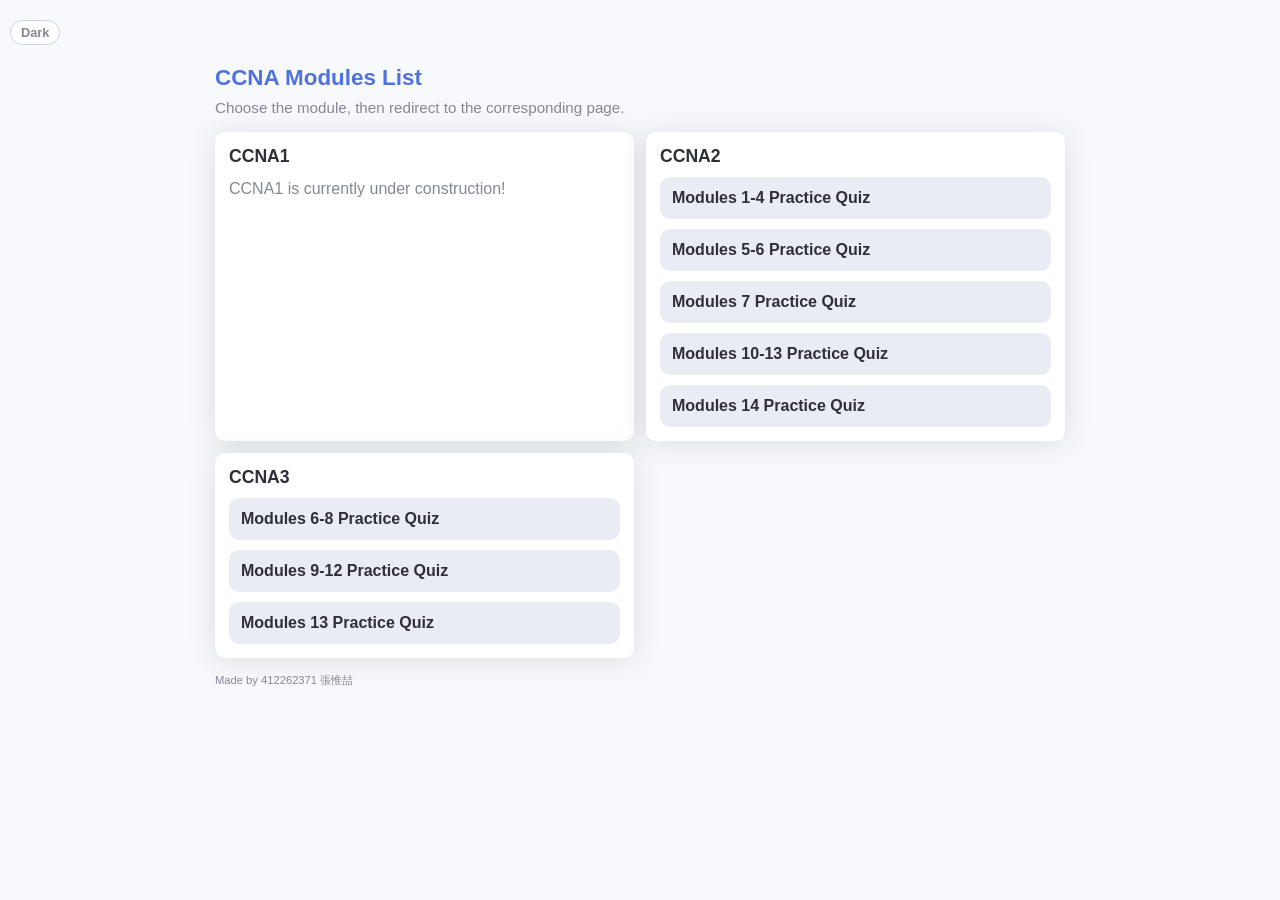
<file: index.html>
<!DOCTYPE html>
<html lang="zh-Hant">
<head>
    <meta charset="UTF-8">
    <meta name="viewport" content="width=device-width, initial-scale=1.0, maximum-scale=1.0, user-scalable=no">
    <title>CCNA Modules Menu</title>
    <script>
        (function () {
            try {
                var t = sessionStorage.getItem('ccna-theme');
                if (t === 'dark') document.documentElement.dataset.theme = 'dark';
                else delete document.documentElement.dataset.theme;
            } catch (e) {
                // Ignore storage errors.
            }
        })();
    </script>
    <style>
        :root {
            --primary: #4e73df;
            --secondary: #858796;
            --success: #1cc88a;
            --danger: #e74a3b;
            --warning: #f6c23e;
            --bg: #f8f9fc;
            --white: #ffffff;
            --card-shadow: 0 0.15rem 1.75rem 0 rgba(58, 59, 69, 0.15);
        }

        body {
            font-family: "Nunito", -apple-system, BlinkMacSystemFont, "Segoe UI", Roboto, "Helvetica Neue", Arial, sans-serif;
            background-color: var(--bg);
            margin: 0;
            padding: 10px;
            color: #5a5c69;
            box-sizing: border-box;
            -webkit-font-smoothing: antialiased;
        }

        * {
            box-sizing: border-box;
        }

        .container {
            width: 100%;
            max-width: 850px;
            margin: auto;
        }

        header {
            margin: 10px 0 14px;
        }

        h1 {
            margin: 0;
            font-size: 1.4rem;
            font-weight: 800;
            color: var(--primary);
        }

        .subtitle {
            margin-top: 6px;
            font-size: 0.95rem;
            color: var(--secondary);
            line-height: 1.4;
        }

        .grid {
            display: grid;
            grid-template-columns: 1fr;
            gap: 12px;
        }

        .card {
            background: var(--white);
            border-radius: 10px;
            box-shadow: var(--card-shadow);
            padding: 14px;
        }

        h2 {
            margin: 0 0 10px;
            font-size: 1.1rem;
            font-weight: 800;
            color: #2e2f37;
        }

        .links {
            display: grid;
            gap: 10px;
        }

        a.link-item {
            display: block;
            padding: 12px 12px;
            border-radius: 10px;
            text-decoration: none;
            background: #eaecf4;
            color: #2e2f37;
            font-weight: 700;
        }

        a.link-item:hover,
        a.link-item:focus {
            outline: none;
            background: #dbe1ff;
        }

        .muted {
            margin: 0;
            color: var(--secondary);
            line-height: 1.45;
        }

        footer {
            margin-top: 15px;
            color: var(--secondary);
            font-size: 0.70rem;
            text-align: left;
        }

        @media (min-width: 850px) {
            .grid {
                grid-template-columns: 1fr 1fr;
            }
        }
    </style>
    <link rel="stylesheet" href="theme.css">
    <script src="theme.js" defer></script>
</head>
<body>
    <div class="container">
        <header>
            <h1>CCNA Modules List</h1>
            <div class="subtitle">Choose the module, then redirect to the corresponding page.</div>
        </header>

        <div class="grid">
            <section class="card" aria-labelledby="ccna1-title">
                <h2 id="ccna1-title">CCNA1</h2>
                <p class="muted">CCNA1 is currently under construction!</p>
            </section>

            <section class="card" aria-labelledby="ccna2-title">
                <h2 id="ccna2-title">CCNA2</h2>
                <div class="links">
                    <a class="link-item" href="ccna2-module1-4.html">Modules 1-4 Practice Quiz</a>
                    <a class="link-item" href="ccna2-module5-6.html">Modules 5-6 Practice Quiz</a>
                    <a class="link-item" href="ccna2-module7.html">Modules 7 Practice Quiz</a>
                    <a class="link-item" href="ccna2-module10-13.html">Modules 10-13 Practice Quiz</a>
                    <a class="link-item" href="ccna2-module14.html">Modules 14 Practice Quiz</a>

                </div>
            </section>

            <section class="card" aria-labelledby="ccna3-title">
                <h2 id="ccna3-title">CCNA3</h2>
                <div class="links">
                    <a class="link-item" href="ccna3-module6-8.html">Modules 6-8 Practice Quiz</a>
                    <a class="link-item" href="ccna3-module9-12.html">Modules 9-12 Practice Quiz</a>
                    <a class="link-item" href="ccna3-module13.html">Modules 13 Practice Quiz</a>
                </div>
            </section>
        </div>
        
        <footer>Made by 412262371 張惟喆</footer>
    </div>
</body>
</html>
</file>
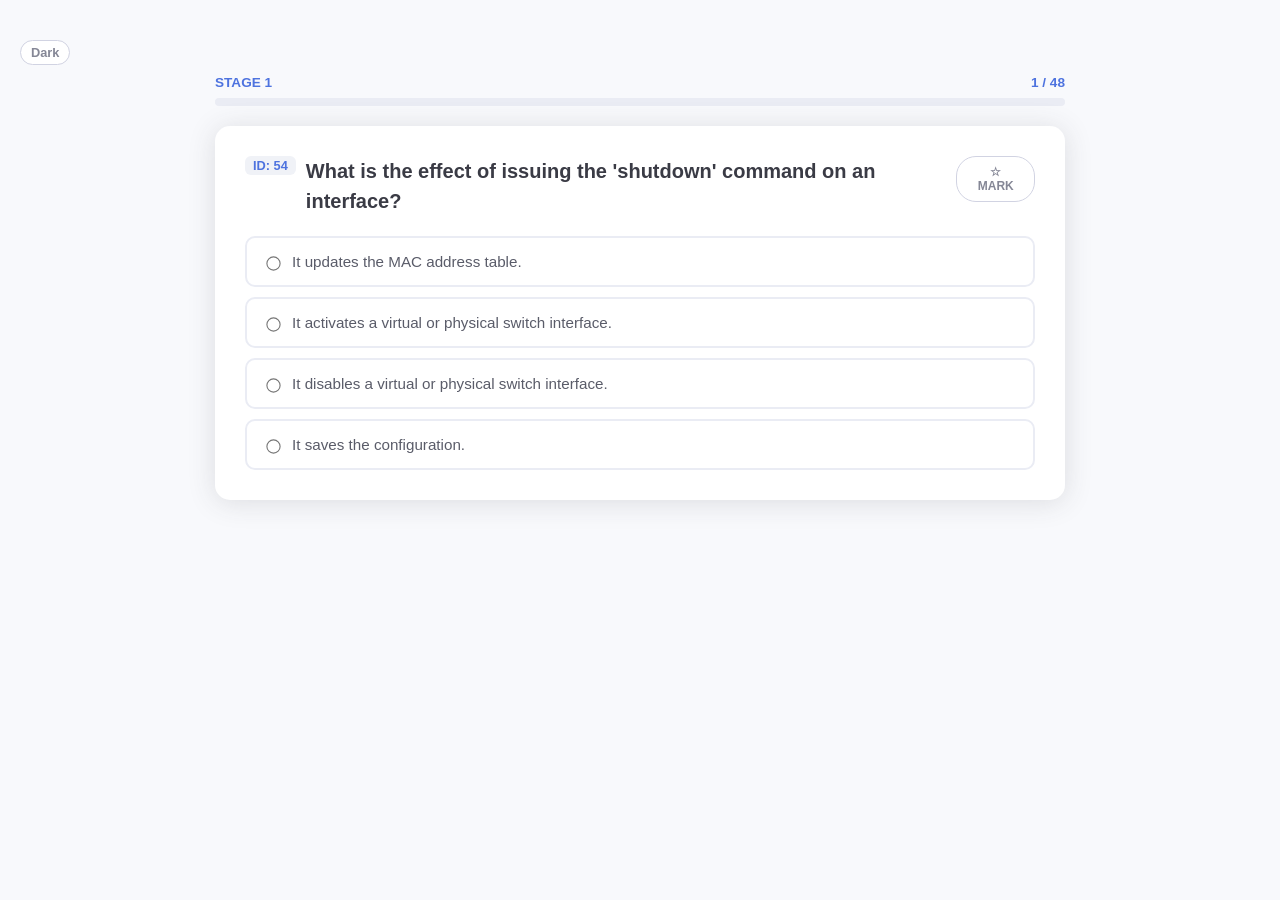
<file: ccna2-module1-4.html>
<!DOCTYPE html>
<html lang="en">
<head>
    <meta charset="UTF-8">
    <meta name="viewport" content="width=device-width, initial-scale=1.0, maximum-scale=1.0, user-scalable=no">
    <title>CCNA2 Modules 1-4 Practice Quiz</title>
    <script>
        (function () {
            try {
                var t = sessionStorage.getItem('ccna-theme');
                if (t === 'dark') document.documentElement.dataset.theme = 'dark';
                else delete document.documentElement.dataset.theme;
            } catch (e) {
                // Ignore storage errors.
            }
        })();
    </script>
    <style>
        :root {
            --primary: #4e73df;
            --secondary: #858796;
            --success: #1cc88a;
            --danger: #e74a3b;
            --warning: #f6c23e;
            --bg: #f8f9fc;
            --white: #ffffff;
            --card-shadow: 0 0.15rem 1.75rem 0 rgba(58, 59, 69, 0.15);
        }

        body {
            font-family: "Nunito", -apple-system, BlinkMacSystemFont, "Segoe UI", Roboto, "Helvetica Neue", Arial, sans-serif;
            background-color: var(--bg);
            margin: 0;
            padding: 10px;
            color: #5a5c69;
            box-sizing: border-box;
            -webkit-font-smoothing: antialiased;
        }

        .container {
            width: 100%;
            max-width: 850px;
            margin: auto;
            box-sizing: border-box;
        }

        /* Progress Area */
        .header-status {
            display: flex;
            justify-content: space-between;
            align-items: center;
            margin-bottom: 8px;
            font-weight: 800;
            color: var(--primary);
            text-transform: uppercase;
            font-size: 0.85rem;
        }

        .progress {
            height: 8px;
            background: #eaecf4;
            border-radius: 10px;
            overflow: hidden;
            margin-bottom: 20px;
        }

        .progress-bar {
            height: 100%;
            background: var(--primary);
            transition: width 0.4s ease;
        }

        /* Card System */
        .card {
            background: var(--white);
            border-radius: 15px;
            box-shadow: var(--card-shadow);
            padding: 20px;
            margin-bottom: 20px;
            position: relative;
            overflow: hidden;
        }

        /* Question Layout */
        .q-header {
            display: flex;
            flex-direction: column; 
            gap: 12px;
            margin-bottom: 20px;
        }

        .q-text-wrapper {
            display: flex;
            align-items: flex-start;
            gap: 10px;
            width: 100%;
        }

        .q-text {
            font-size: 1.1rem;
            font-weight: 700;
            line-height: 1.5;
            color: #3a3b45;
            flex: 1;
            overflow-wrap: anywhere;
            word-break: break-word;
        }

        .q-id-badge {
            background: #f0f2f7;
            padding: 2px 8px;
            border-radius: 6px;
            font-size: 0.8rem;
            color: var(--primary);
            font-weight: 800;
            white-space: nowrap;
        }

        .bookmark-btn {
            background: var(--white);
            border: 1.5px solid #d1d3e2;
            padding: 8px 16px;
            border-radius: 20px;
            font-size: 0.75rem;
            font-weight: 800;
            cursor: pointer;
            transition: all 0.2s;
            color: var(--secondary);
            display: inline-flex;
            align-items: center;
            gap: 5px;
            width: fit-content;
            align-self: flex-start;
        }

        .bookmark-btn.active {
            background: #fffbe6;
            border-color: var(--warning);
            color: #856404;
            box-shadow: 0 2px 4px rgba(0,0,0,0.05);
        }

        /* Options */
        .options {
            display: flex;
            flex-direction: column;
            gap: 10px;
        }

        .option {
            padding: 15px;
            border: 2px solid #eaecf4;
            border-radius: 10px;
            cursor: pointer;
            transition: all 0.2s;
            display: flex;
            align-items: center;
            font-size: 0.95rem;
            overflow-wrap: anywhere;
            word-break: break-word;
        }

        .option:hover { border-color: var(--primary); background-color: #f8f9fc; }
        .option.selected { border-color: var(--primary); background-color: #f0f4ff; }
        .option.correct { border-color: var(--success) !important; background-color: #d1fae5 !important; color: #065f46; font-weight: 700; }
        .option.wrong { border-color: var(--danger) !important; background-color: #fee2e2 !important; color: #991b1b; }

        input[type="radio"], input[type="checkbox"] { 
            margin-right: 12px; 
            transform: scale(1.1); 
            flex-shrink: 0;
        }

        .feedback {
            margin-top: 20px;
            padding: 15px;
            border-radius: 10px;
            display: none;
            border-left: 5px solid;
            animation: slideIn 0.4s ease;
        }

        @keyframes slideIn { from { opacity: 0; transform: translateY(10px); } to { opacity: 1; transform: translateY(0); } }

        .feedback.correct { background: #f0fdf4; color: #166534; border-left-color: var(--success); }
        .feedback.wrong { background: #fef2f2; color: #991b1b; border-left-color: var(--danger); }

        .explanation {
            font-size: 0.9rem;
            margin-top: 12px;
            color: #4b5563;
            line-height: 1.6;
            padding-top: 10px;
            border-top: 1px dashed rgba(0,0,0,0.1);
        }

        .controls { text-align: center; margin-top: 25px; }

        .btn-primary {
            background: var(--primary);
            color: white;
            border: none;
            padding: 14px 40px;
            border-radius: 12px;
            font-size: 1.05rem;
            font-weight: 800;
            cursor: pointer;
            box-shadow: 0 4px 12px rgba(78, 115, 223, 0.25);
            transition: all 0.2s;
            text-transform: uppercase;
            width: 100%;
            max-width: 320px;
        }

        .btn-primary:active { transform: scale(0.98); opacity: 0.9; }

        /* Titles */
        .big-title {
            font-size: 2.2rem;
            font-weight: 900;
            color: #2c3e50;
            text-transform: uppercase;
            letter-spacing: -1px;
            margin-bottom: 15px;
            text-align: center;
            line-height: 1.2;
        }
        
        .score-circle { font-size: 5.5rem; font-weight: 900; color: var(--primary); line-height: 1; margin: 15px 0; text-align: center; }
        .score-total { font-size: 1.8rem; color: var(--secondary); opacity: 0.7; }

        /* Switch Tabs */
        .switch-tabs {
            display: flex;
            background: #eaecf4;
            border-radius: 15px;
            padding: 5px;
            margin: 25px auto;
            width: 100%;
            max-width: 550px;
            box-sizing: border-box;
        }

        .tab {
            flex: 1;
            padding: 12px 5px;
            cursor: pointer;
            border-radius: 10px;
            font-weight: 800;
            display: flex;
            align-items: center;
            justify-content: center;
            gap: 5px;
            color: #858796;
            font-size: 0.85rem;
        }

        .tab.active { background: white; color: var(--primary); box-shadow: 0 4px 8px rgba(0,0,0,0.1); }
        .badge { background: var(--danger); color: white; border-radius: 20px; padding: 2px 8px; font-size: 0.7rem; }
        .badge-warn { background: var(--warning); color: #000; }

        .review-list { text-align: left; margin-top: 20px; }
        .review-item {
            background: white;
            padding: 15px;
            border-radius: 12px;
            margin-bottom: 12px;
            border-left: 6px solid #d1d3e2;
            box-shadow: 0 2px 5px rgba(0,0,0,0.03);
        }

        @media (min-width: 600px) {
            body { padding: 30px 20px; }
            .card { padding: 30px; }
            .q-header { flex-direction: row; align-items: center; }
            .q-text { font-size: 1.25rem; }
            .big-title { font-size: 2.8rem; }
            .tab { font-size: 0.95rem; }
        }
    </style>
    <link rel="stylesheet" href="theme.css">
    <script src="theme.js" defer></script>
</head>
<body>

<div class="container" id="quiz-view">
    <div style="text-align: center; padding: 100px; font-weight: bold; color: var(--primary);">INITIALIZING CCNA QUIZ ENGINE...</div>
</div>

<script>
    const questionsData = [
        { id: 1, q: "Which tasks can be accomplished by using the command history feature? (Choose two.)", options: ["View a list of commands entered in a previous session.", "Recall up to 15 command lines by default.", "Set the command history buffer size.", "Recall previously entered commands.", "Save command lines in a log file for future reference."], answer: ["Set the command history buffer size.", "Recall previously entered commands."], exp: "The history command allows you to view and reuse previously entered commands stored in the buffer. It is also used to manage the size of the buffer.", multi: true },
        { id: 2, q: "What is the first action in the boot sequence when a switch is powered on?", options: ["load the default Cisco IOS software", "load boot loader software", "low-level CPU initialization", "load a power-on self-test program"], answer: ["load a power-on self-test program"], exp: "The first action to take place when a switch is powered on is the POST or power-on self-test. POST performs tests on the CPU, memory, and flash in preparation for loading the boot loader.", multi: false },
        { id: 3, q: "What must an administrator have in order to reset a lost password on a router?", options: ["a TFTP server", "a crossover cable", "access to another router", "physical access to the router"], answer: ["physical access to the router"], exp: "Console access to the device through a terminal or terminal emulator software on a PC is required for password recovery.", multi: false },
        { id: 4, q: "When configuring a switch for SSH access, what other command that is associated with the login local command is required to be entered on the switch?", options: ["enable secret password", "password password", "username username secret secret", "login block-for seconds attempts number within seconds"], answer: ["username username secret secret"], exp: "The login local command designates that the local username database is used to authenticate interfaces such as console or vty.", multi: false },
        { id: 5, q: "Which command displays information about the auto-MDIX setting for a specific interface?", options: ["show interfaces", "show controllers", "show processes", "show running-config"], answer: ["show controllers"], exp: "To examine the auto-MDIX setting for a specific interface, the show controllers ethernet-controller command with the phy keyword should be used.", multi: false },
        { id: 6, q: "If one end of an Ethernet connection is configured for full duplex and the other end is configured for half duplex, where would late collisions be observed?", options: ["on both ends of the connection", "on the full-duplex end of the connection", "only on serial interfaces", "on the half-duplex end of the connection"], answer: ["on the half-duplex end of the connection"], exp: "When a connection has two different duplex configurations, the half-duplex end will experience late collisions.", multi: false },
        { id: 7, q: "Which command is used to set the BOOT environment variable that defines where to find the IOS image file on a switch?", options: ["config-register", "boot system", "boot loader", "confreg"], answer: ["boot system"], exp: "The boot system command is used to set the BOOT environment variable.", multi: false },
        { id: 8, q: "What does a switch use to locate and load the IOS image?", options: ["BOOT environment variable", "IOS image file", "POST", "startup-config", "NVRAM"], answer: ["BOOT environment variable"], exp: "The BOOT environment variable contains the information about where to find the IOS image file.", multi: false },
        { id: 9, q: "Which protocol adds security to remote connections?", options: ["FTP", "HTTP", "NetBEUI", "POP", "SSH"], answer: ["SSH"], exp: "SSH allows a technician to securely connect to a remote network device for monitoring and troubleshooting.", multi: false },
        { id: 10, q: "What is a characteristic of an IPv4 loopback interface on a Cisco IOS router?", options: ["The no shutdown command is required to place this interface in an UP state.", "It is a logical interface internal to the router.", "Only one loopback interface can be enabled on a router.", "It is assigned to a physical port and can be connected to other devices."], answer: ["It is a logical interface internal to the router."], exp: "The loopback interface is a logical interface internal to the router and is automatically placed in an UP state, as long as the router is functioning.", multi: false },
        { id: 11, q: "What is the minimum Ethernet frame size that will not be discarded by the receiver as a runt frame?", options: ["64 bytes", "512 bytes", "1024 bytes", "1500 bytes"], answer: ["64 bytes"], exp: "The minimum Ethernet frame size is 64 bytes. Frames smaller than 64 bytes are considered collision fragments or runt frames and are discarded.", multi: false },
        { id: 12, q: "After which step of the switch bootup sequence is the boot loader executed?", options: ["after CPU initialization", "after IOS localization", "after flash file system initialization", "after POST execution"], answer: ["after POST execution"], exp: "The correct sequence: POST execution, then the switch loads the boot loader software.", multi: false },
        { id: 13, q: "Which impact does adding a Layer 2 switch have on a network?", options: ["an increase in the number of dropped frames", "an increase in the size of the broadcast domain", "an increase in the number of network collisions", "an increase in the size of the collision domain"], answer: ["an increase in the size of the broadcast domain"], exp: "Adding a Layer 2 switch to a network increases the number of collision domains and increases the size of the broadcast domain.", multi: false },
        { id: 14, q: "Which characteristic describes cut-through switching?", options: ["Error-free fragments are forwarded, so switching occurs with lower latency.", "Frames are forwarded without any error checking.", "Only outgoing frames are checked for errors.", "Buffering is used to support different Ethernet speeds."], answer: ["Frames are forwarded without any error checking."], exp: "Cut-through switching reduces latency by forwarding frames as soon as the destination MAC address is read. It does not perform error checking.", multi: false },
        { id: 15, q: "What is the significant difference between a hub and a Layer 2 LAN switch?", options: ["A hub extends a collision domain, and a switch divides collision domains.", "A hub divides collision domains, and a switch divides broadcast domains.", "Each port of a hub is a collision domain, and each port of a switch is a broadcast domain.", "A hub forwards frames, and a switch forwards only packets."], answer: ["A hub extends a collision domain, and a switch divides collision domains."], exp: "Hubs extend collision domains; switches divide them, creating separate collision domains per port.", multi: false },
        { id: 16, q: "Which statement is correct about Ethernet switch frame forwarding decisions?", options: ["Frame forwarding decisions are based on MAC address and port mappings in the CAM table.", "Cut-through frame forwarding ensures that invalid frames are always dropped.", "Only frames with a broadcast destination address are forwarded out all active switch ports.", "Unicast frames are always forwarded regardless of the destination MAC address."], answer: ["Frame forwarding decisions are based on MAC address and port mappings in the CAM table."], exp: "Switches use the CAM (Content Addressable Memory) table to map MAC addresses to specific ports.", multi: false },
        { id: 17, q: "How do switch buffers affect network performance?", options: ["They provide error checking on the data received.", "They store frames received, thus preventing premature frame discarding when network congestion occurs.", "They provide extra memory for a particular port if autonegotiation fails.", "They hold data temporarily when a collision occurs until normal data transmission resumes."], answer: ["They store frames received, thus preventing premature frame discarding when network congestion occurs."], exp: "Buffers allow data waiting to be transmitted to be stored so the data will not be dropped.", multi: false },
        { id: 18, q: "Which switch characteristic helps keep traffic local and alleviates network congestion?", options: ["high port density", "fast port speed", "large frame buffers", "fast internal switching"], answer: ["high port density"], exp: "High port density keeps some of the traffic locally on the switch, removing the need to send it between switches.", multi: false },
        { id: 19, q: "Which switch component reduces the amount of packet handling time inside the switch?", options: ["ASIC", "dual processors", "large buffer size", "store-and-forward RAM"], answer: ["ASIC"], exp: "ASICs speed up switch operations so that the switch can have an increased number of ports without degrading performance.", multi: false },
        { id: 21, q: "What information is added to the switch table from incoming frames?", options: ["source MAC address and incoming port number", "destination MAC address and incoming port number", "source IP address and incoming port number", "destination IP address and incoming port number"], answer: ["source MAC address and incoming port number"], exp: "A switch learns the source MAC address and associated port as a frame comes into the switch.", multi: false },
        { id: 22, q: "Which switching method ensures that the incoming frame is error-free before forwarding?", options: ["cut-through", "FCS", "fragment free", "store-and-forward"], answer: ["store-and-forward"], exp: "The store-and-forward method performs error checking on the frame using the FCS value before sending.", multi: false },
        { id: 24, q: "Under which two occasions should an administrator disable DTP while managing a local area network? (Choose two.)", options: ["when connecting a Cisco switch to a non-Cisco switch", "when a neighbor switch uses a DTP mode of dynamic auto", "when a neighbor switch uses a DTP mode of dynamic desirable", "on links that should not be trunking", "on links that should dynamically attempt trunking"], answer: ["when connecting a Cisco switch to a non-Cisco switch", "on links that should not be trunking"], exp: "Cisco best practice recommends disabling DTP on links where trunking is not intended and when connecting to non-Cisco switches.", multi: true },
        { id: 25, q: "Which two characteristics describe the native VLAN? (Choose two.)", options: ["Designed to carry traffic that is generated by users, this type of VLAN is also known as the default VLAN.", "The native VLAN traffic will be untagged across the trunk link.", "This VLAN is necessary for remote management of a switch.", "High priority traffic, such as voice traffic, uses the native VLAN.", "The native VLAN provides a common identifier to both ends of a trunk."], answer: ["The native VLAN traffic will be untagged across the trunk link.", "The native VLAN provides a common identifier to both ends of a trunk."], exp: "The native VLAN traffic travels untagged across trunks and provides a common identifier to both ends.", multi: true },
        { id: 26, q: "On a switch that is configured with multiple VLANs, which command will remove only VLAN 100 from the switch?", options: ["Switch# delete flash:vlan.dat", "Switch(config-if)# no switchport access vlan 100", "Switch(config-if)# no switchport trunk allowed vlan 100", "Switch(config)# no vlan 100"], answer: ["Switch(config)# no vlan 100"], exp: "To delete a single VLAN, such as VLAN 100, the 'no vlan 100' global configuration command is used.", multi: false },
        { id: 28, q: "A network contains multiple VLANs spanning multiple switches. What happens when a device in VLAN 20 sends a broadcast Ethernet frame?", options: ["All devices in all VLANs see the frame.", "Devices in VLAN 20 and the management VLAN see the frame.", "Only devices in VLAN 20 see the frame.", "Only devices that are connected to the local switch see the frame."], answer: ["Only devices in VLAN 20 see the frame."], exp: "Ethernet frames sent by a device on a specific VLAN can only be seen by other devices in the same VLAN.", multi: false },
        { id: 34, q: "Port Fa0/11 on a switch is assigned to VLAN 30. If the command 'no switchport access vlan 30' is entered on the interface, what will happen?", options: ["Port Fa0/11 will be shutdown.", "An error message would be displayed.", "Port Fa0/11 will be returned to VLAN 1.", "VLAN 30 will be deleted."], answer: ["Port Fa0/11 will be returned to VLAN 1."], exp: "When the access VLAN command is removed, the port is returned to the default VLAN 1.", multi: false },
        { id: 35, q: "Which command displays the encapsulation type, the voice VLAN ID, and the access mode VLAN for the Fa0/1 interface?", options: ["show vlan brief", "show interfaces Fa0/1 switchport", "show mac address-table interface Fa0/1", "show interfaces trunk"], answer: ["show interfaces Fa0/1 switchport"], exp: "The 'show interfaces switchport' command displays switchport status, administrative/operational modes, and VLAN IDs.", multi: false },
        { id: 37, q: "Which four steps are needed to configure a voice VLAN on a switch port? (Choose four).", options: ["Configure the interface as an IEEE 802.1Q trunk.", "Assign the voice VLAN to the switch port.", "Activate spanning-tree PortFast on the interface.", "Ensure that voice traffic is trusted and tagged with a CoS priority value.", "Add a voice VLAN.", "Configure the switch port interface with subinterfaces.", "Assign a data VLAN to the switch port.", "Configure the switch port in access mode."], answer: ["Assign the voice VLAN to the switch port.", "Ensure that voice traffic is trusted and tagged with a CoS priority value.", "Add a voice VLAN.", "Configure the switch port in access mode."], exp: "Standard voice VLAN configuration involves defining the VLAN, setting access mode, trusting CoS, and assigning the voice VLAN ID.", multi: true },
        { id: 41, q: "A high school uses VLAN15 and VLAN30. What is required to enable communication between these two VLANs while using the router-on-a-stick approach?", options: ["A multilayer switch is needed.", "A router with at least two LAN interfaces is needed.", "Two groups of switches are needed.", "A switch with a port that is configured as a trunk is needed when connecting to the router."], answer: ["A switch with a port that is configured as a trunk is needed when connecting to the router."], exp: "With router-on-a-stick, inter-VLAN routing is performed by a router connected via a single trunk link.", multi: false },
        { id: 42, q: "What are two disadvantages of using router-on-a-stick inter-VLAN routing rather than multilayer switch? (Choose two.)", options: ["Multiple SVIs are needed.", "A dedicated router is required.", "Router-on-a-stick requires subinterfaces on same subnets.", "Router-on-a-stick requires multiple physical interfaces.", "Multiple subinterfaces may impact the traffic flow speed."], answer: ["A dedicated router is required.", "Multiple subinterfaces may impact the traffic flow speed."], exp: "Router-on-a-stick requires a separate physical router and traffic throughput can be limited by the single physical link.", multi: true },
        { id: 48, q: "What is a characteristic of a routed port on a Layer 3 switch?", options: ["It supports trunking.", "It is not assigned to a VLAN.", "It is commonly used as a WAN link.", "It cannot have an IP address assigned to it."], answer: ["It is not assigned to a VLAN."], exp: "A routed port on a Layer 3 switch acts like a router interface and is not assigned to a VLAN or trunk.", multi: false },
        { id: 50, q: "What is the effect of issuing the 'BranchSw(config-if)# mdix auto' command?", options: ["It automatically adjusts the port to use either straight-through or crossover cables.", "It applies an IPv4 address to the virtual interface.", "It applies an IPv6 address to the virtual interface.", "It updates the MAC address table."], answer: ["It automatically adjusts the port to use either straight-through or crossover cables."], exp: "Auto-MDIX detects the required cable type and configures the port accordingly.", multi: false },
        { id: 51, q: "What is the effect of issuing the 'ip address 172.18.33.88 255.255.255.0' command?", options: ["It applies an IPv4 address to the virtual interface.", "It applies an IPv6 address to the virtual interface.", "It activates a virtual or physical switch interface.", "It updates the MAC address table."], answer: ["It applies an IPv4 address to the virtual interface."], exp: "This command assigns an IPv4 address to a management virtual interface (SVI).", multi: false },
        { id: 52, q: "What is the effect of issuing the 'configure terminal' command?", options: ["It enters the global configuration mode.", "It enters configuration mode for a SVI.", "It applies an IPv4 address.", "It updates the MAC address table."], answer: ["It enters the global configuration mode."], exp: "This command moves the switch into global configuration mode.", multi: false },
        { id: 54, q: "What is the effect of issuing the 'shutdown' command on an interface?", options: ["It disables a virtual or physical switch interface.", "It saves the configuration.", "It activates a virtual or physical switch interface.", "It updates the MAC address table."], answer: ["It disables a virtual or physical switch interface."], exp: "The shutdown command administratively disables an interface.", multi: false },
        { id: 56, q: "What is the effect of issuing the 'ipv6 address 2001:db8:a2b4:88::1/64' command?", options: ["It applies an IPv6 address to the virtual interface.", "It activates a switch interface.", "It applies an IPv4 address.", "It updates the MAC address table."], answer: ["It applies an IPv6 address to the virtual interface."], exp: "This command assigns a specific IPv6 address to the interface.", multi: false },
        { id: 58, q: "What is the effect of issuing the 'enable' command?", options: ["It enters privileged mode.", "It enters global configuration mode.", "It enters SVI configuration.", "It permits an IPv6 address."], answer: ["It enters privileged mode."], exp: "The enable command moves the session from user EXEC mode to privileged EXEC mode.", multi: false },
        { id: 59, q: "What is the effect of issuing the 'duplex full' command?", options: ["It allows data to flow in both directions at the same time.", "It allows data to flow in only one direction at a time.", "It automatically adjusts cable type.", "It encrypts user-mode passwords."], answer: ["It allows data to flow in both directions at the same time."], exp: "Full-duplex allows simultaneous bidirectional communication.", multi: false },
        { id: 60, q: "What type of VLAN should not carry voice and network management traffic?", options: ["data VLAN", "voice VLAN", "management VLAN", "security VLAN"], answer: ["data VLAN"], exp: "Data VLANs are used to separate user traffic from management and voice traffic.", multi: false },
        { id: 62, q: "What type of VLAN is designed to reserve bandwidth to ensure IP Phone quality?", options: ["voice VLAN", "trunk VLAN", "security VLAN", "management VLAN"], answer: ["voice VLAN"], exp: "Voice VLANs are used to prioritize voice traffic (QoS).", multi: false },
        { id: 63, q: "What type of VLAN is initially the management VLAN?", options: ["default VLAN", "native VLAN", "data VLAN", "management VLAN"], answer: ["default VLAN"], exp: "VLAN 1 is the default management VLAN out of the box.", multi: false },
        { id: 64, q: "What type of VLAN is designed to have a delay of less than 150 ms?", options: ["voice VLAN", "desirable VLAN", "trunk VLAN", "security VLAN"], answer: ["voice VLAN"], exp: "Voice traffic is delay-sensitive and typically requires less than 150ms latency.", multi: false },
        { id: 65, q: "What type of VLAN is used to separate the network into groups of users or devices?", options: ["data VLAN", "management VLAN", "voice VLAN", "native VLAN"], answer: ["data VLAN"], exp: "Data VLANs are used for microsegmenting user groups.", multi: false },
        { id: 66, q: "What type of VLAN is configured specifically for SSH, Telnet, HTTPS, HTTP, and SNMP?", options: ["management VLAN", "security VLAN", "trunk VLAN", "voice VLAN"], answer: ["management VLAN"], exp: "Management VLANs handle administrative protocols.", multi: false },
        { id: 68, q: "What type of VLAN supports untagged traffic?", options: ["native VLAN", "voice VLAN", "security VLAN", "management VLAN"], answer: ["native VLAN"], exp: "The native VLAN receives untagged frames from the trunk link.", multi: false },
        { id: 72, q: "Which solution would help a college alleviate network congestion due to collisions?", options: ["a firewall", "a high port density switch", "a router with two Ethernet ports", "a router with three Ethernet ports"], answer: ["a high port density switch"], exp: "Switches provide microsegmentation, effectively eliminating collisions.", multi: false },
        { id: 73, q: "Which two statements are correct with respect to SVI inter-VLAN routing? (Choose two.)", options: ["Switching packets is faster with SVI.", "There is no need for a connection to a router.", "Virtual interfaces support subinterfaces.", "SVIs can be bundled into EtherChannels.", "SVIs eliminate the need for a default gateway."], answer: ["Switching packets is faster with SVI.", "There is no need for a connection to a router."], exp: "SVI inter-VLAN routing is faster as it happens at hardware speed and doesn't require an external router.", multi: true },
        { id: 79, q: "What type of VLAN is configured specifically for network traffic such as SSH, Telnet, HTTPS, HHTP, and SNMP?", options: ["voice VLAN", "management VLAN", "native VLAN", "security VLAN"], answer: ["management VLAN"], exp: "Traffic like SSH and SNMP is handled by the management VLAN.", multi: false }
    ];

    let state = {
        pool: [],
        currentIndex: 0,
        score: 0,
        bookmarks: new Set(),
        wrongList: [],
        itemsPerPhase: 20,
        isAnswered: false,
        tempSelected: []
    };

    function shuffle(arr) {
        let array = [...arr];
        for (let i = array.length - 1; i > 0; i--) {
            const j = Math.floor(Math.random() * (i + 1));
            [array[i], array[j]] = [array[j], array[i]];
        }
        return array;
    }

    function initQuiz() {
        state.pool = shuffle(questionsData).map(q => ({
            ...q,
            options: shuffle(q.options)
        }));
        state.currentIndex = 0;
        state.score = 0;
        state.bookmarks.clear();
        state.wrongList = [];
        state.isAnswered = false;
        state.tempSelected = [];
        render();
    }

    function render() {
        const view = document.getElementById('quiz-view');
        if (state.currentIndex >= state.pool.length) {
            renderFinal();
            return;
        }

        const q = state.pool[state.currentIndex];
        const progress = (state.currentIndex / state.pool.length) * 100;

        view.innerHTML = `
            <div class="header-status">
                <span>STAGE ${Math.floor(state.currentIndex / state.itemsPerPhase) + 1}</span>
                <span>${state.currentIndex + 1} / ${state.pool.length}</span>
            </div>
            <div class="progress"><div class="progress-bar" style="width: ${progress}%"></div></div>
            
            <div class="card">
                <div class="q-header">
                    <div class="q-text-wrapper">
                        <span class="q-id-badge">ID: ${q.id}</span>
                        <div class="q-text">${q.q} ${q.multi ? '(Multiple Choice)' : ''}</div>
                    </div>
                    <button class="bookmark-btn ${state.bookmarks.has(q.id) ? 'active' : ''}" onclick="toggleBookmark(${q.id})">
                        ${state.bookmarks.has(q.id) ? '★ MARKED' : '☆ MARK'}
                    </button>
                </div>
                <div class="options">
                    ${q.options.map((opt, i) => `
                        <div class="option" onclick="handleSelect('${opt.replace(/'/g, "\\'")}', this)">
                            <input type="${q.multi ? 'checkbox' : 'radio'}" name="ans" value="${opt}" id="o${i}" ${state.tempSelected.includes(opt) ? 'checked' : ''}>
                            <label for="o${i}">${opt}</label>
                        </div>
                    `).join('')}
                </div>
                <div id="feedback" class="feedback"></div>
            </div>
            
            <div class="controls" id="btn-bar">
                ${q.multi ? '<button class="btn-primary" onclick="submitMulti()">SUBMIT ANSWER</button>' : ''}
            </div>
        `;
    }

    window.toggleBookmark = function(id) {
        if (state.bookmarks.has(id)) state.bookmarks.delete(id);
        else state.bookmarks.add(id);
        const btn = document.querySelector('.bookmark-btn');
        if (btn) {
            btn.classList.toggle('active');
            btn.innerHTML = state.bookmarks.has(id) ? '★ MARKED' : '☆ MARK';
        }
    };

    window.handleSelect = function(val, el) {
        if (state.isAnswered) return;
        const q = state.pool[state.currentIndex];

        if (!q.multi) {
            state.tempSelected = [val];
            evaluate();
        } else {
            const idx = state.tempSelected.indexOf(val);
            if (idx > -1) state.tempSelected.splice(idx, 1);
            else state.tempSelected.push(val);
            
            document.querySelectorAll('.option').forEach(o => {
                const checked = state.tempSelected.includes(o.querySelector('input').value);
                o.querySelector('input').checked = checked;
                if(checked) o.classList.add('selected'); else o.classList.remove('selected');
            });
        }
    };

    window.submitMulti = function() {
        if (state.tempSelected.length === 0) return;
        evaluate();
    };

    function evaluate() {
        state.isAnswered = true;
        const q = state.pool[state.currentIndex];
        const feedback = document.getElementById('feedback');
        const correct = state.tempSelected.length === q.answer.length && state.tempSelected.every(v => q.answer.includes(v));

        if (correct) {
            state.score++;
            feedback.className = 'feedback correct';
            feedback.innerHTML = `<strong>CORRECT!</strong>`;
        } else {
            state.wrongList.push(q);
            feedback.className = 'feedback wrong';
            feedback.innerHTML = `<strong>INCORRECT</strong><br>Correct Answer: ${q.answer.join(', ')}`;
        }

        feedback.innerHTML += `<div class="explanation">${q.exp}</div>`;
        feedback.style.display = 'block';

        document.querySelectorAll('.option').forEach(el => {
            const val = el.querySelector('input').value;
            if (q.answer.includes(val)) el.classList.add('correct');
            else if (state.tempSelected.includes(val)) el.classList.add('wrong');
        });

        const bar = document.getElementById('btn-bar');
        if (bar) bar.innerHTML = `<button class="btn-primary" onclick="nextQuestion()">NEXT QUESTION</button>`;
    }

    window.nextQuestion = function() {
        state.currentIndex++;
        state.isAnswered = false;
        state.tempSelected = [];

        if (state.currentIndex > 0 && state.currentIndex % state.itemsPerPhase === 0 && state.currentIndex < state.pool.length) {
            renderBreak();
        } else {
            render();
        }
    };

    function renderBreak() {
        const view = document.getElementById('quiz-view');
        view.innerHTML = `
            <div class="card result-panel">
                <div class="big-title" style="font-size: 1.8rem;">STAGE COMPLETED</div>
                <p style="font-size: 1.1rem; color: #5a5c69; margin-bottom: 25px; text-align: center;">You've finished ${state.currentIndex} questions.</p>
                <div style="text-align: center; margin-bottom: 30px;">
                    <button class="btn-primary" onclick="render()">CONTINUE QUIZ</button>
                </div>
                <div class="switch-tabs">
                    <div class="tab active" onclick="switchReview('wrong', this)">❌ WRONG <span class="badge">${state.wrongList.length}</span></div>
                    <div class="tab" onclick="switchReview('book', this)">★ MARKED <span class="badge badge-warn">${state.bookmarks.size}</span></div>
                </div>
                <div id="review-content" class="review-list"></div>
            </div>
        `;
        switchReview('wrong');
    }

    window.switchReview = function(type, el) {
        if (el) {
            document.querySelectorAll('.tab').forEach(t => t.classList.remove('active'));
            el.classList.add('active');
        }
        const list = document.getElementById('review-content');
        const items = type === 'wrong' ? state.wrongList : state.pool.filter(p => state.bookmarks.has(p.id));
        list.innerHTML = items.map(it => `
            <div class="review-item" style="border-left-color: ${type==='wrong' ? 'var(--danger)' : 'var(--warning)'}">
                <span class="q-id-badge">ID: ${it.id}</span>
                <strong>${it.q}</strong><br>
                <span style="color:var(--success); font-weight:700;">Answer: ${it.answer.join(', ')}</span>
                <div style="font-size:0.85rem; margin-top:5px; color:#777;">${it.exp}</div>
            </div>
        `).join('') || '<p style="text-align:center; padding:20px;">Category is empty.</p>';
    };

    function renderFinal() {
        const view = document.getElementById('quiz-view');
        const acc = Math.round((state.score / state.pool.length) * 100);
        view.innerHTML = `
            <div class="card result-panel">
                <div class="big-title">FINAL RESULTS</div>
                <div class="score-circle">${state.score} <span class="score-total">/ ${state.pool.length}</span></div>
                <p style="font-size:1.5rem; font-weight:800; margin-bottom: 30px; color: #1cc88a; text-align: center;">ACCURACY: ${acc}%</p>
                <div style="text-align: center; margin-bottom: 30px;">
                    <button class="btn-primary" onclick="initQuiz()">RESTART QUIZ</button>
                </div>
                <div class="switch-tabs">
                    <div class="tab active" onclick="switchFinal('wrong', this)">❌ WRONG <span class="badge">${state.wrongList.length}</span></div>
                    <div class="tab" onclick="switchFinal('book', this)">★ MARKED <span class="badge badge-warn">${state.bookmarks.size}</span></div>
                </div>
                <div id="final-review-list" class="review-list"></div>
            </div>
        `;
        switchFinal('wrong');
    }

    window.switchFinal = function(type, el) {
        if (el) {
            document.querySelectorAll('.tab').forEach(t => t.classList.remove('active'));
            el.classList.add('active');
        }
        const list = document.getElementById('final-review-list');
        const items = type === 'wrong' ? state.wrongList : state.pool.filter(p => state.bookmarks.has(p.id));
        list.innerHTML = items.map(it => `
            <div class="review-item" style="border-left-color: ${type==='wrong' ? 'var(--danger)' : 'var(--warning)'}">
                <span class="q-id-badge">ID: ${it.id}</span>
                <strong>${it.q}</strong><br>
                <span style="color:var(--success); font-weight:700;">Correct Answer: ${it.answer.join(', ')}</span>
                <p style="font-size:0.9rem; background:#f8f9fc; padding:15px; border-radius:8px; margin-top:10px;">${it.exp}</p>
            </div>
        `).join('') || '<p style="text-align:center; padding:20px;">List is empty.</p>';
    };

    if (document.readyState === 'loading') {
        document.addEventListener('DOMContentLoaded', initQuiz);
    } else {
        initQuiz();
    }
</script>

</body>
</html>
</file>
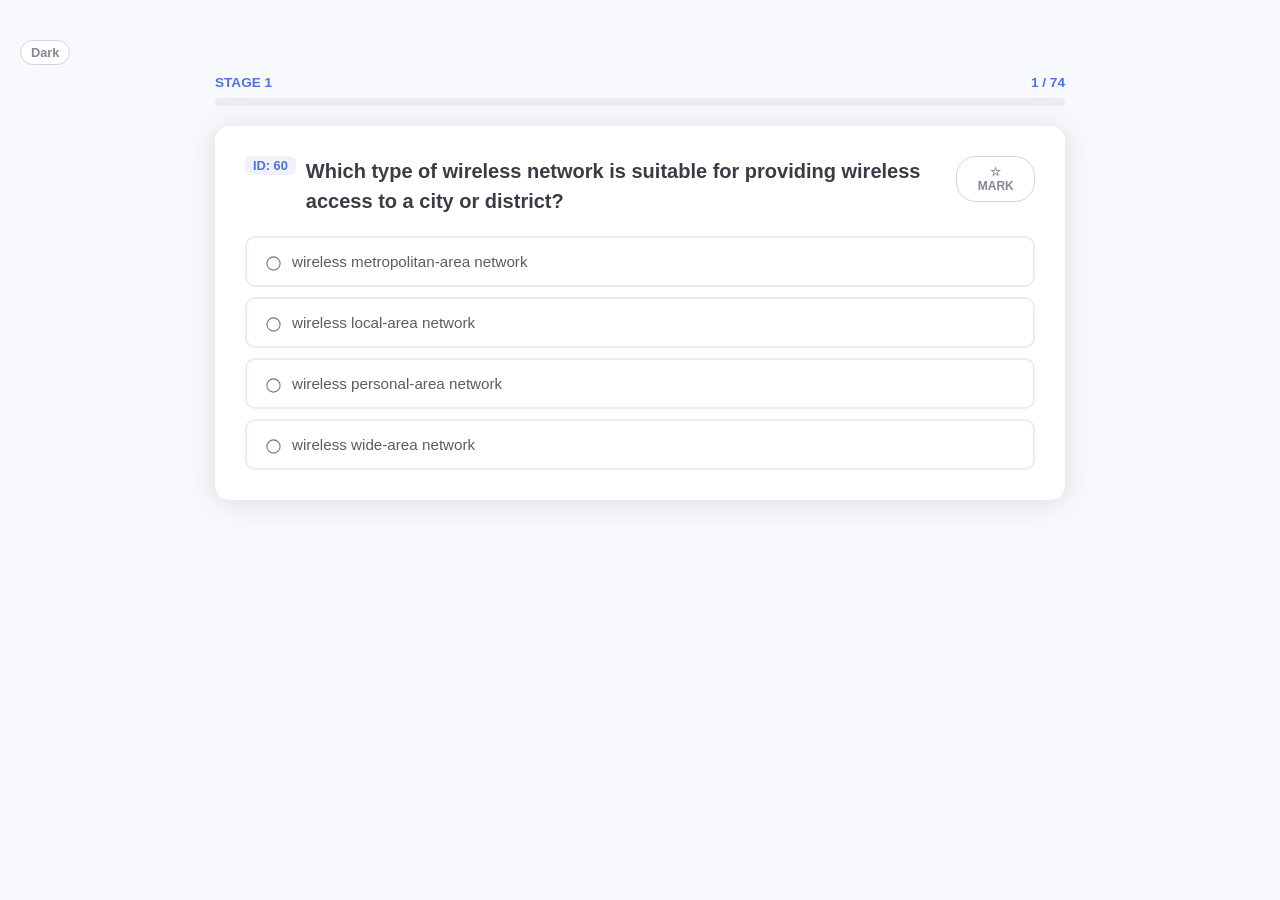
<file: ccna2-module10-13.html>
<!DOCTYPE html>
<html lang="en">
<head>
    <meta charset="UTF-8">
    <meta name="viewport" content="width=device-width, initial-scale=1.0, maximum-scale=1.0, user-scalable=no">
    <title>CCNA2 Modules 10-13 Practice Quiz</title>
    <script>
        (function () {
            try {
                var t = sessionStorage.getItem('ccna-theme');
                if (t === 'dark') document.documentElement.dataset.theme = 'dark';
                else delete document.documentElement.dataset.theme;
            } catch (e) {
                // Ignore storage errors.
            }
        })();
    </script>
    <style>
        :root {
            --primary: #4e73df;
            --secondary: #858796;
            --success: #1cc88a;
            --danger: #e74a3b;
            --warning: #f6c23e;
            --bg: #f8f9fc;
            --white: #ffffff;
            --card-shadow: 0 0.15rem 1.75rem 0 rgba(58, 59, 69, 0.15);
        }

        body {
            font-family: "Nunito", -apple-system, BlinkMacSystemFont, "Segoe UI", Roboto, "Helvetica Neue", Arial, sans-serif;
            background-color: var(--bg);
            margin: 0;
            padding: 10px;
            color: #5a5c69;
            box-sizing: border-box;
            -webkit-font-smoothing: antialiased;
        }

        .container {
            width: 100%;
            max-width: 850px;
            margin: auto;
            box-sizing: border-box;
        }

        /* Progress Area */
        .header-status {
            display: flex;
            justify-content: space-between;
            align-items: center;
            margin-bottom: 8px;
            font-weight: 800;
            color: var(--primary);
            text-transform: uppercase;
            font-size: 0.85rem;
        }

        .progress {
            height: 8px;
            background: #eaecf4;
            border-radius: 10px;
            overflow: hidden;
            margin-bottom: 20px;
        }

        .progress-bar {
            height: 100%;
            background: var(--primary);
            transition: width 0.4s ease;
        }

        /* Card System */
        .card {
            background: var(--white);
            border-radius: 15px;
            box-shadow: var(--card-shadow);
            padding: 20px;
            margin-bottom: 20px;
            position: relative;
            overflow: hidden;
        }

        /* Question Layout */
        .q-header {
            display: flex;
            flex-direction: column; 
            gap: 12px;
            margin-bottom: 20px;
        }

        .q-text-wrapper {
            display: flex;
            align-items: flex-start;
            gap: 10px;
            width: 100%;
        }

        .q-text {
            font-size: 1.1rem;
            font-weight: 700;
            line-height: 1.5;
            color: #3a3b45;
            flex: 1;
            overflow-wrap: anywhere;
            word-break: break-word;
        }

        .q-id-badge {
            background: #f0f2f7;
            padding: 2px 8px;
            border-radius: 6px;
            font-size: 0.8rem;
            color: var(--primary);
            font-weight: 800;
            white-space: nowrap;
        }

        .bookmark-btn {
            background: var(--white);
            border: 1.5px solid #d1d3e2;
            padding: 8px 16px;
            border-radius: 20px;
            font-size: 0.75rem;
            font-weight: 800;
            cursor: pointer;
            transition: all 0.2s;
            color: var(--secondary);
            display: inline-flex;
            align-items: center;
            gap: 5px;
            width: fit-content;
            align-self: flex-start;
        }

        .bookmark-btn.active {
            background: #fffbe6;
            border-color: var(--warning);
            color: #856404;
            box-shadow: 0 2px 4px rgba(0,0,0,0.05);
        }

        /* Options */
        .options {
            display: flex;
            flex-direction: column;
            gap: 10px;
        }

        .option {
            padding: 15px;
            border: 2px solid #eaecf4;
            border-radius: 10px;
            cursor: pointer;
            transition: all 0.2s;
            display: flex;
            align-items: center;
            font-size: 0.95rem;
            overflow-wrap: anywhere;
            word-break: break-word;
        }

        .option:hover { border-color: var(--primary); background-color: #f8f9fc; }
        .option.selected { border-color: var(--primary); background-color: #f0f4ff; }
        .option.correct { border-color: var(--success) !important; background-color: #d1fae5 !important; color: #065f46; font-weight: 700; }
        .option.wrong { border-color: var(--danger) !important; background-color: #fee2e2 !important; color: #991b1b; }

        input[type="radio"], input[type="checkbox"] { 
            margin-right: 12px; 
            transform: scale(1.1); 
            flex-shrink: 0;
        }

        .feedback {
            margin-top: 20px;
            padding: 15px;
            border-radius: 10px;
            display: none;
            border-left: 5px solid;
            animation: slideIn 0.4s ease;
        }

        @keyframes slideIn { from { opacity: 0; transform: translateY(10px); } to { opacity: 1; transform: translateY(0); } }

        .feedback.correct { background: #f0fdf4; color: #166534; border-left-color: var(--success); }
        .feedback.wrong { background: #fef2f2; color: #991b1b; border-left-color: var(--danger); }

        .explanation {
            font-size: 0.9rem;
            margin-top: 12px;
            color: #4b5563;
            line-height: 1.6;
            padding-top: 10px;
            border-top: 1px dashed rgba(0,0,0,0.1);
        }

        .controls { text-align: center; margin-top: 25px; }

        .btn-primary {
            background: var(--primary);
            color: white;
            border: none;
            padding: 14px 40px;
            border-radius: 12px;
            font-size: 1.05rem;
            font-weight: 800;
            cursor: pointer;
            box-shadow: 0 4px 12px rgba(78, 115, 223, 0.25);
            transition: all 0.2s;
            text-transform: uppercase;
            width: 100%;
            max-width: 320px;
        }

        .btn-primary:active { transform: scale(0.98); opacity: 0.9; }

        /* Titles */
        .big-title {
            font-size: 2.2rem;
            font-weight: 900;
            color: #2c3e50;
            text-transform: uppercase;
            letter-spacing: -1px;
            margin-bottom: 15px;
            text-align: center;
            line-height: 1.2;
        }
        
        .score-circle { font-size: 5.5rem; font-weight: 900; color: var(--primary); line-height: 1; margin: 15px 0; text-align: center; }
        .score-total { font-size: 1.8rem; color: var(--secondary); opacity: 0.7; }

        /* Switch Tabs */
        .switch-tabs {
            display: flex;
            background: #eaecf4;
            border-radius: 15px;
            padding: 5px;
            margin: 25px auto;
            width: 100%;
            max-width: 550px;
            box-sizing: border-box;
        }

        .tab {
            flex: 1;
            padding: 12px 5px;
            cursor: pointer;
            border-radius: 10px;
            font-weight: 800;
            display: flex;
            align-items: center;
            justify-content: center;
            gap: 5px;
            color: #858796;
            font-size: 0.85rem;
        }

        .tab.active { background: white; color: var(--primary); box-shadow: 0 4px 8px rgba(0,0,0,0.1); }
        .badge { background: var(--danger); color: white; border-radius: 20px; padding: 2px 8px; font-size: 0.7rem; }
        .badge-warn { background: var(--warning); color: #000; }

        .review-list { text-align: left; margin-top: 20px; }
        .review-item {
            background: white;
            padding: 15px;
            border-radius: 12px;
            margin-bottom: 12px;
            border-left: 6px solid #d1d3e2;
            box-shadow: 0 2px 5px rgba(0,0,0,0.03);
        }

        @media (min-width: 600px) {
            body { padding: 30px 20px; }
            .card { padding: 30px; }
            .q-header { flex-direction: row; align-items: center; }
            .q-text { font-size: 1.25rem; }
            .big-title { font-size: 2.8rem; }
            .tab { font-size: 0.95rem; }
        }
    </style>
    <link rel="stylesheet" href="theme.css">
    <script src="theme.js" defer></script>
</head>
<body>

<div class="container" id="quiz-view">
    <div style="text-align: center; padding: 100px; font-weight: bold; color: var(--primary);">INITIALIZING CCNA QUIZ ENGINE...</div>
</div>

<script>
    const questionsData = [
        { id: 1, q: "Which Layer 2 attack will result in legitimate users not getting valid IP addresses?", options: ["ARP spoofing", "DHCP starvation", "IP address spoofing", "MAC address flooding"], answer: ["DHCP starvation"], exp: "Topic 10.5.5 The DHCP starvation attack causes the exhaustion of the IP address pool of a DHCP server before legitimate users can obtain valid IP addresses.", multi: false },
        { id: 2, q: "What mitigation plan is best for thwarting a DoS attack that is creating a MAC address table overflow?", options: ["Disable DTP.", "Disable STP.", "Enable port security.", "Place unused ports in an unused VLAN."], answer: ["Enable port security."], exp: "Topic 11.1.2 A MAC address (CAM) table overflow attack, buffer overflow, and MAC address spoofing can all be mitigated by configuring port security.", multi: false },
        { id: 3, q: "Which three Cisco products focus on endpoint security solutions? (Choose three.)", options: ["IPS Sensor Appliance", "Web Security Appliance", "Email Security Appliance", "SSL/IPsec VPN Appliance", "Adaptive Security Appliance", "NAC Appliance"], answer: ["Web Security Appliance", "Email Security Appliance", "NAC Appliance"], exp: "Topic 10.1.3 The primary components of endpoint security solutions are Cisco Email and Web Security appliances, and Cisco NAC appliance.", multi: true },
        { id: 4, q: "True or False? In the 802.1X standard, the client attempting to access the network is referred to as the supplicant.", options: ["true", "false"], answer: ["true"], exp: "Topic 10.2.6", multi: false },
        { id: 5, q: "Which authentication method stores usernames and passwords in the router and is ideal for small networks?", options: ["server-based AAA over TACACS+", "local AAA over RADIUS", "server-based AAA", "local AAA over TACACS+", "local AAA", "server-based AAA over RADIUS"], answer: ["local AAA"], exp: "Topic 10.2.3 In a small network with a few network devices, AAA authentication can be implemented with the local database and with usernames and passwords stored on the network devices.", multi: false },
        { id: 6, q: "What represents a best practice concerning discovery protocols such as CDP and LLDP on network devices?", options: ["Enable CDP on edge devices, and enable LLDP on interior devices.", "Use the open standard LLDP rather than CDP.", "Use the default router settings for CDP and LLDP.", "Disable both protocols on all interfaces where they are not required."], answer: ["Disable both protocols on all interfaces where they are not required."], exp: "Topic 10.5.10 Both discovery protocols can provide hackers with sensitive network information.", multi: false },
        { id: 7, q: "Which protocol should be used to mitigate the vulnerability of using Telnet to remotely manage network devices?", options: ["SNMP", "TFTP", "SSH", "SCP"], answer: ["SSH"], exp: "Topic 10.3.3 SSH encrypts data communications between two network devices.", multi: false },
        { id: 8, q: "Which statement describes the behavior of a switch when the MAC address table is full?", options: ["It treats frames as unknown unicast and floods all incoming frames to all ports on the switch.", "It treats frames as unknown unicast and floods all incoming frames to all ports across multiple switches.", "It treats frames as unknown unicast and floods all incoming frames to all ports within the local VLAN.", "It treats frames as unknown unicast and floods all incoming frames to all ports within the collision domain."], answer: ["It treats frames as unknown unicast and floods all incoming frames to all ports within the local VLAN."], exp: "Topic 10.4.2 When the MAC address table is full, the switch treats the frame as an unknown unicast and begins to flood all incoming traffic to all ports only within the local VLAN.", multi: false },
        { id: 9, q: "What device is considered a supplicant during the 802.1X authentication process?", options: ["the router that is serving as the default gateway", "the authentication server that is performing client authentication", "the client that is requesting authentication", "the switch that is controlling network access"], answer: ["the client that is requesting authentication"], exp: "Topic 10.2.6 The devices involved in the 802.1X authentication process are as follows: The supplicant, which is the client that is requesting network access.", multi: false },
        { id: 12, q: "Which type of VLAN-hopping attack may be prevented by designating an unused VLAN as the native VLAN?", options: ["DHCP spoofing", "DHCP starvation", "VLAN double-tagging", "DTP spoofing"], answer: ["VLAN double-tagging"], exp: "Topic 10.5.3 Changing the native VLAN from the default to an unused VLAN reduces the possibility of this type of attack.", multi: false },
        { id: 13, q: "A network administrator is configuring DAI on a switch with the command 'ip arp inspection validate src-mac'. What is the purpose of this configuration command?", options: ["It checks the source MAC address in the Ethernet header against the user-configured ARP ACLs.", "It checks the source MAC address in the Ethernet header against the MAC address table.", "It checks the source MAC address in the Ethernet header against the sender MAC address in the ARP body.", "It checks the source MAC address in the Ethernet header against the target MAC address in the ARP body."], answer: ["It checks the source MAC address in the Ethernet header against the sender MAC address in the ARP body."], exp: "Topic 11.4.3 Source MAC – Checks the source MAC address in the Ethernet header against the sender MAC address in the ARP body.", multi: false },
        { id: 14, q: "Which two commands can be used to enable BPDU guard on a switch? (Choose two.)", options: ["S1(config)# spanning-tree bpduguard default", "S1(config-if)# spanning-tree portfast bpduguard", "S1(config)# spanning-tree portfast bpduguard default", "S1(config-if)# enable spanning-tree bpduguard", "S1(config-if)# spanning-tree bpduguard enable"], answer: ["S1(config)# spanning-tree portfast bpduguard default", "S1(config-if)# spanning-tree bpduguard enable"], exp: "Topic 11.5.3 BPDU guard can be enabled on all PortFast-enabled ports by using the global command or specifically on an interface.", multi: true },
        { id: 15, q: "As part of the new security policy, all switches on the network are configured to automatically learn MAC addresses for each port. All running configurations are saved at the start and close of every business day. A severe thunderstorm causes an extended power outage several hours after the close of business. When the switches are brought back online, the dynamically learned MAC addresses are retained. Which port security configuration enabled this?", options: ["auto secure MAC addresses", "dynamic secure MAC addresses", "static secure MAC addresses", "sticky secure MAC addresses"], answer: ["sticky secure MAC addresses"], exp: "Topic 11.1.4 With sticky secure MAC addressing, the MAC addresses can be either dynamically learned or manually configured and then stored in the address table.", multi: false },
        { id: 16, q: "Which type of management frame may regularly be broadcast by an AP?", options: ["authentication", "probe request", "probe response", "beacon"], answer: ["beacon"], exp: "Topic 12.3.7 Beacons are the only management frame that may regularly be broadcast by an AP.", multi: false },
        { id: 17, q: "What are the two methods that are used by a wireless NIC to discover an AP? (Choose two.)", options: ["delivering a broadcast frame", "receiving a broadcast beacon frame", "initiating a three-way handshake", "sending an ARP request", "transmitting a probe request"], answer: ["receiving a broadcast beacon frame", "transmitting a probe request"], exp: "Topic 12.3.7 Two methods can be used: passive mode (receiving a broadcast beacon frame) and active mode (transmitting a probe request).", multi: true },
        { id: 18, q: "A technician is configuring the channel on a wireless router to either 1, 6, or 11. What is the purpose of adjusting the channel?", options: ["to enable different 802.11 standards", "to avoid interference from nearby wireless devices", "to disable broadcasting of the SSID", "to provide stronger security modes"], answer: ["to avoid interference from nearby wireless devices"], exp: "Topic 12.5.2 Channels 1, 6, and 11 are selected because they are 5 channels apart, thus minimizing interference.", multi: false },
        { id: 19, q: "The access point must be operating in which mode when the laptop fails to display any available wireless networks?", options: ["mixed", "passive", "active", "open"], answer: ["active"], exp: "Topic 12.3.7 Active is a mode used to configure an access point so that clients must know the SSID to connect.", multi: false },
        { id: 20, q: "To provide data rates up to 1.3 Gb/s and still be backward compatible with older devices, which wireless standard should be implemented?", options: ["802.11n", "802.11ac", "802.11g", "802.11b"], answer: ["802.11ac"], exp: "Topic 12.1.4 802.11ac provides data rates up to 1.3 Gb/s and is still backward compatible.", multi: false },
        { id: 21, q: "What is the first security measure the technician should apply immediately upon powering up the wireless router?", options: ["Enable MAC address filtering on the wireless router.", "Configure encryption on the wireless router and the connected wireless devices.", "Change the default user-name and password of the wireless router.", "Disable the wireless network SSID broadcast."], answer: ["Change the default user-name and password of the wireless router."], exp: "Topic 13.1.3 The first action a technician should do to secure a new wireless network is to change the default user-name and password.", multi: false },
        { id: 22, q: "On a Cisco 3504 WLC dashboard, which option provides access to the full menu of features?", options: ["Access Points", "Network Summary", "Advanced", "Rogues"], answer: ["Advanced"], exp: "Topic 13.2.5 By clicking the Advanced button, the user will access the advanced Summary page and access all features.", multi: false },
        { id: 23, q: "Which step is required before creating a new WLAN on a Cisco 3500 series WLC?", options: ["Create a new SSID.", "Build or have an SNMP server available.", "Build or have a RADIUS server available.", "Create a new VLAN interface."], answer: ["Create a new VLAN interface."], exp: "Topic 13.3.7 Each new WLAN configured on a Cisco 3500 series WLC needs its own VLAN interface.", multi: false },
        { id: 24, q: "Why might configuring a 5 GHz frequency band SSID improve the wireless network performance for streaming media services?", options: ["Requiring the users to switch to the 5 GHz band for streaming media is inconvenient and will result in fewer users accessing these services.", "The 5 GHz band has more channels and is less crowded than the 2.4 GHz band, which makes it more suited to streaming multimedia.", "The 5 GHz band has a greater range and is therefore likely to be interference-free.", "The only users that can switch to the 5 GHz band will be those with the latest wireless NICs, which will reduce usage."], answer: ["The 5 GHz band has more channels and is less crowded than the 2.4 GHz band, which makes it more suited to streaming multimedia."], exp: "Topic 13.4.3 It is the greater number of channels that will improve network performance.", multi: false },
        { id: 25, q: "What is the purpose for the shared secret password in a RADIUS server connection?", options: ["It is used by the RADIUS server to authenticate WLAN users.", "It is used to authenticate and encrypt user data on the WLAN.", "It is used to encrypt the messages between the WLC and the RADIUS server.", "It allows users to authenticate and access the WLAN."], answer: ["It is used to encrypt the messages between the WLC and the RADIUS server."], exp: "Topic 13.3.4 A shared secret is the password used between the WLC and the RADIUS server.", multi: false },
        { id: 26, q: "Which three parameters would need to be changed if best practices are being implemented for a home wireless AP? (Choose three.)", options: ["wireless client operating system password", "antenna frequency", "wireless network password", "wireless beacon time", "AP password", "SSID"], answer: ["wireless network password", "AP password", "SSID"], exp: "Topic 13.1.5 As soon as an AP is taken out of a box, the default device password, SSID, and security parameters should be set.", multi: true },
        { id: 27, q: "Which access control component, implementation, or protocol is based upon usernames and passwords?", options: ["802.1X", "accounting", "authentication", "authorization"], answer: ["authentication"], exp: "Topic 10.2.3", multi: false },
        { id: 28, q: "Which type of wireless network is based on the 802.11 standard and a 2.4-GHz or 5-GHz radio frequency?", options: ["wireless metropolitan-area network", "wireless wide-area network", "wireless local-area network", "wireless personal-area network"], answer: ["wireless local-area network"], exp: "Topic 12.1.4", multi: false },
        { id: 29, q: "Which two Cisco solutions help prevent DHCP starvation attacks? (Choose two.)", options: ["DHCP Snooping", "IP Source Guard", "Dynamic ARP Inspection", "Port Security", "Web Security Appliance"], answer: ["DHCP Snooping", "Port Security"], exp: "Topic 10.3.3 Port Security prevents many types of attacks including MAC table overflow attacks and DHCP starvation attacks.", multi: true },
        { id: 30, q: "What are three techniques for mitigating VLAN attacks? (Choose three.)", options: ["Enable trunking manually.", "Disable DTP.", "Enable Source Guard.", "Set the native VLAN to an unused VLAN.", "Use private VLANs.", "Enable BPDU guard."], answer: ["Enable trunking manually.", "Disable DTP.", "Set the native VLAN to an unused VLAN."], exp: "Topic 11.2.2 Mitigating a VLAN attack can be done by disabling DTP, manually setting ports to trunking mode, and by setting the native VLAN to an unused VLAN.", multi: true },
        { id: 32, q: "Which server would verify wireless users' username and password credentials against a database?", options: ["AAA", "NAT", "RADIUS", "SNMP"], answer: ["RADIUS"], exp: "Topic 13.3.2 RADIUS is a protocol and server software that provides user-based authentication.", multi: false },
        { id: 33, q: " A technician is troubleshooting a slow WLAN that consists of 802.11b and 802.11g devices. A new 802.11n/ac dual-band router has been deployed on the network to replace the old 802.11g router. What can the technician do to address the slow wireless speed?", options: ["Split the wireless traffic between the 802.11n 2.4 GHz band and the 5 GHz band.", "Update the firmware on the new router.", "Configure devices to use a different channel.", "Change the SSID."], answer: ["Split the wireless traffic between the 802.11n 2.4 GHz band and the 5 GHz band."], exp: "Topic 13.4.3 This will allow for the 802.11n to use the two bands as two separate wireless networks to help manage traffic.", multi: false },
        { id: 34, q: "The company handbook states that employees cannot have microwave ovens in their offices. Instead, all employees must use the microwave ovens located in the employee cafeteria. What wireless security risk is the company trying to avoid?", options: ["improperly configured devices", "rogue access points", "accidental interference", "interception of data"], answer: ["accidental interference"], exp: "Topic 12.6.3 Accidental interference from devices such as microwave ovens and cordless phones can impact performance.", multi: false },
        { id: 35, q: "What is the function provided by CAPWAP protocol in a corporate wireless network?", options: ["CAPWAP creates a tunnel on TCP ports in order to allow a WLC to configure an autonomous access point.", "CAPWAP provides the encapsulation and forwarding of wireless user traffic between an access point and a wireless LAN controller.", "CAPWAP provides connectivity between an access point using IPv6 addressing and a wireless client using IPv4 addressing.", "CAPWAP provides the encryption of wireless user traffic between an access point and a wireless client."], answer: ["CAPWAP provides the encapsulation and forwarding of wireless user traffic between an access point and a wireless LAN controller."], exp: "Topic 12.4.2 CAPWAP is responsible for the encapsulation and forwarding of WLAN client traffic between an AP and a WLC.", multi: false },
        { id: 38, q: "What are two protocols that are used by AAA to authenticate users against a central database of usernames and password? (Choose two.)", options: ["SSH", "HTTPS", "TACACS+", "RADIUS", "CHAP", "NTP"], answer: ["TACACS+", "RADIUS"], exp: "Topic 10.2.3 By using TACACS+ or RADIUS, AAA can authenticate users from a database stored centrally.", multi: true },
        { id: 39, q: "What is the result of a DHCP starvation attack?", options: ["The attacker provides incorrect DNS and default gateway information to clients.", "The IP addresses assigned to legitimate clients are hijacked.", "Clients receive IP address assignments from a rogue DHCP server.", "Legitimate clients are unable to lease IP addresses."], answer: ["Legitimate clients are unable to lease IP addresses."], exp: "Topic 10.5.5 The attacker sends many DHCPDISCOVER messages to lease the entire pool, thus denying them to legitimate hosts.", multi: false },
        { id: 40, q: "Which feature or configuration on a switch makes it vulnerable to VLAN double-tagging attacks?", options: ["the limited size of content-addressable memory space", "the automatic trunking port feature enabled for all ports by default", "the native VLAN of the trunking port being the same as a user VLAN", "mixed duplex mode enabled for all ports by default"], answer: ["the native VLAN of the trunking port being the same as a user VLAN"], exp: "Topic 10.5.3 This type of attack works only when the attacker is connected to a port residing in the same VLAN as the native VLAN of the trunk port.", multi: false },
        { id: 41, q: "Which component of AAA allows an administrator to track individuals who access network resources and any changes that are made?", options: ["authentication", "accounting", "accessibility", "authorization"], answer: ["accounting"], exp: "Topic 10.2.5 AAA servers keep a detailed log of exactly what actions the authenticated user takes on the device.", multi: false },
        { id: 43, q: " An IT security specialist enables port security on a switch port of a Cisco switch. What is the default violation mode in use until the switch port is configured to use a different violation mode?", options: ["shutdown", "disabled", "restrict", "protect"], answer: ["shutdown"], exp: "Topic 11.1.6 If no violation mode is specified, then the security violation mode defaults to shutdown.", multi: false },
        { id: 44, q: "A laptop cannot connect to a wireless access point. Which two troubleshooting steps should be taken first? (Choose two.)", options: ["Ensure that the correct network media is selected.", "Ensure that the laptop antenna is attached.", "Ensure that the wireless NIC is enabled.", "Ensure that the wireless SSID is chosen.", "Ensure that the NIC is configured for the proper frequency."], answer: ["Ensure that the wireless NIC is enabled.", "Ensure that the wireless SSID is chosen."], exp: "Topic 13.4.2", multi: true },
        { id: 45, q: "What is an advantage of SSID cloaking?", options: ["Clients will have to manually identify the SSID to connect to the network.", "It is the best way to secure a wireless network.", "SSIDs are very difficult to discover because APs do not broadcast them.", "It provides free Internet access in public locations."], answer: ["Clients will have to manually identify the SSID to connect to the network."], exp: "Topic 12.7.2 Although clients have to manually identify the SSID, the SSID can be easily discovered.", multi: false },
        { id: 46, q: "What is a wireless security mode that requires a RADIUS server to authenticate wireless users?", options: ["personal", "shared key", "enterprise", "WEP"], answer: ["enterprise"], exp: "Topic 12.7.5 WPA and WPA2 come in two types: personal and enterprise.", multi: false },
        { id: 47, q: "A company has recently implemented an 802.11n wireless network. Some users are complaining that the wireless network is too slow. Which solution is the best method to enhance the performance of the wireless network?", options: ["Disable DHCP on the access point and assign static addresses.", "Upgrade the firmware on the wireless access point.", "Split the traffic between the 2.4 GHz and 5 GHz frequency bands.", "Replace the wireless NICs on the computers."], answer: ["Split the traffic between the 2.4 GHz and 5 GHz frequency bands."], exp: "Topic 13.4.3 The correct option would be to split the traffic so that there are two networks using different frequencies.", multi: false },
        { id: 48, q: "Which protocol can be used to monitor the network?", options: ["DHCP", "SNMP", "RADIUS", "AAA"], answer: ["SNMP"], exp: "Topic 13.3.2 Simple Network Management Protocol (SNMP) is used to monitor the network.", multi: false },
        { id: 49, q: "Which service is used on a wireless router to allow employee laptops (10.0.10.0/24) to access the internet?", options: ["DHCP", "RADIUS", "DNS", "NAT"], answer: ["NAT"], exp: "Topic 13.1.7 The wireless router will use NAT to convert private IPv4 addresses to internet-routable IPv4 addresses.", multi: false },
        { id: 50, q: "Which service prioritizes voice and video data over email and web data applications?", options: ["QoS", "DNS", "DHCP", "NAT"], answer: ["QoS"], exp: "Topic 13.1.8 By configuring QoS, certain time-sensitive traffic types are prioritized.", multi: false },
        { id: 51, q: "Which access control component, implementation, or protocol is based on device roles of supplicant, authenticator, and authentication server?", options: ["accounting", "authentication", "authorization", "802.1X"], answer: ["802.1X"], exp: "Topic 10.2.6", multi: false },
        { id: 52, q: "Which type of wireless network is suitable for national and global communications?", options: ["wireless metropolitan-area network", "wireless local-area network", "wireless personal-area network", "wireless wide-area network"], answer: ["wireless wide-area network"], exp: "Topic 12.1.2", multi: false },
        { id: 53, q: "Which feature on a switch makes it vulnerable to VLAN hopping attacks?", options: ["the mixed duplex mode enabled for all ports by default", "the limited size of content-addressable memory space", "mixed port bandwidth support enabled for all ports by default", "the automatic trunking port feature enabled for all ports by default"], answer: ["the automatic trunking port feature enabled for all ports by default"], exp: "Topic 10.5.2 The attacker takes advantage of the automatic trunking port feature enabled by default on most switch ports.", multi: false },
        { id: 54, q: "Which component of AAA is used to determine which resources a user can access and which operations the user is allowed to perform?", options: ["accounting", "authentication", "auditing", "authorization"], answer: ["authorization"], exp: "Topic 10.2.4 Authorization services determine which resources the user can access.", multi: false },
        { id: 56, q: "A network administrator enters the following commands on the switch SW1. \n 'SW1(config)# interface range fa0/5 - 10' \n 'SW1(config-if)# ip dhcp snooping limit rate 6' \n What is the effect after these commands are entered?", options: ["If any port receives more than 6 DHCP messages per second, the port will be shut down.", "Ports can receive up to 6 DHCP messages per second of any type.", "If any port receives more than 6 DHCP messages per second, it continues to operate and an error is sent.", "Ports can receive up to 6 DHCP discovery messages per second."], answer: ["Ports can receive up to 6 DHCP discovery messages per second."], exp: "Topic 11.3.3 When a port receives more messages than the rate allows, the extra messages will be dropped (or the port is shut down).", multi: false },
        { id: 57, q: "A network administrator is configuring port security on a Cisco switch. The company security policy specifies that when a violation occurs, packets with unknown source addresses should be dropped and no notification should be sent. Which violation mode should be configured on the interfaces?", options: ["off", "restrict", "protect", "shutdown"], answer: ["protect"], exp: "Topic 11.1.6 Protect – Packets with unknown source addresses are dropped... There is no notification that a security violation has occurred.", multi: false },
        { id: 58, q: "What is a simple way to achieve a split-the-traffic result on a dual-band wireless router?", options: ["Add a Wi-Fi range extender.", "Check and keep the firmware updated.", "Make sure that different SSIDs are used for the 2.4 GHz and 5 GHz bands.", "Require all wireless devices to use the 802.11n standard."], answer: ["Make sure that different SSIDs are used for the 2.4 GHz and 5 GHz bands."], exp: "Topic 13.4.3 The simplest way to segment traffic is to rename one of the wireless networks.", multi: false },
        { id: 59, q: "Which access control component, implementation, or protocol controls what users can do on the network?", options: ["accounting", "802.1X", "authorization", "authentication"], answer: ["authorization"], exp: "Topic 10.2.4", multi: false },
        { id: 60, q: "Which type of wireless network is suitable for providing wireless access to a city or district?", options: ["wireless wide-area network", "wireless personal-area network", "wireless local-area network", "wireless metropolitan-area network"], answer: ["wireless metropolitan-area network"], exp: "Topic 12.1.2", multi: false },
        { id: 61, q: "On a Cisco 3504 WLC Summary page, which tab allows a network administrator to configure a WLAN for a specific security option such as WPA2?", options: ["MANAGEMENT", "WIRELESS", "WLANs", "SECURITY"], answer: ["WLANs"], exp: "Topic 13.2.6 The WLANs tab allows a user to access the configuration of WLANs including security.", multi: false },
        { id: 62, q: "What type of wireless antenna is best suited for providing coverage in large open spaces, such as hallways?", options: ["Yagi", "omnidirectional", "dish", "directional"], answer: ["omnidirectional"], exp: "Topic 12.2.6 Omnidirectional antennas send the radio signals in a 360 degree pattern.", multi: false },
        { id: 64, q: "What security benefit is gained from enabling BPDU guard on PortFast enabled interfaces?", options: ["preventing buffer overflow attacks", "preventing rogue switches from being added to the network", "protecting against Layer 2 loops", "enforcing the placement of root bridges"], answer: ["preventing rogue switches from being added to the network"], exp: "Topic 11.5.1 BPDU guard immediately error-disables a port that receives a BPDU, preventing rogue switches.", multi: false },
        { id: 65, q: "Which access control component, implementation, or protocol logs EXEC and configuration commands configured by a user?", options: ["authentication", "authorization", "802.1X", "accounting"], answer: ["accounting"], exp: "Topic 10.2.5", multi: false },
        { id: 66, q: "Which type of wireless network uses transmitters to provide coverage over an extensive geographic area?", options: ["wireless metropolitan-area network", "wireless local-area network", "wireless personal-area network", "wireless wide-area network"], answer: ["wireless wide-area network"], exp: "Topic 12.1.2", multi: false },
        { id: 67, q: "Which access control component, implementation, or protocol controls who is permitted to access a network?", options: ["authorization", "802.1X", "accounting", "authentication"], answer: ["authentication"], exp: "Topic 10.2.2", multi: false },
        { id: 68, q: "What two IEEE 802.11 wireless standards operate only in the 5 GHz range? (Choose two.)", options: ["802.11g", "802.11ad", "802.11ac", "802.11a", "802.11n", "802.11b"], answer: ["802.11ac", "802.11a"], exp: "Topic 12.1.4 The 802.11a and 802.11ac standards operate only in the 5 GHZ range.", multi: true },
        { id: 69, q: "Which type of wireless network uses low powered transmitters for a short-range network, usually 20 to 30 ft?", options: ["wireless metropolitan-area network", "wireless personal-area network", "wireless local-area network", "wireless wide-area network"], answer: ["wireless personal-area network"], exp: "Topic 12.1.2", multi: false },
        { id: 70, q: "Which wireless network topology would be used to provide a network for an entire college building?", options: ["ad hoc", "hotspot", "infrastructure", "mixed mode"], answer: ["infrastructure"], exp: "Topic 12.3.2 Infrastructure mode uses access points.", multi: false },
        { id: 71, q: "Which type of wireless network uses transmitters to provide wireless service over a large urban region?", options: ["wireless wide-area network", "wireless personal-area network", "wireless metropolitan-area network", "wireless local-area network."], answer: ["wireless metropolitan-area network"], exp: "Topic 12.1.2", multi: false },
        { id: 72, q: "Which type of wireless network is suitable for use in a home or office?", options: ["wireless wide-area network", "wireless personal-area network", "wireless local-area network", "wireless metropolitan-area network"], answer: ["wireless local-area network"], exp: "Topic 12.1.1", multi: false },
        { id: 73, q: "Which access control component indicates success or failure of a client-requested service with a PASS or FAIL message?", options: ["accounting", "authentication", "802.1X", "authorization"], answer: ["authentication"], exp: "Topic 10.2.4", multi: false },
        { id: 74, q: "Which type of wireless network often makes use of devices mounted on buildings?", options: ["wireless local-area network", "wireless metropolitan-area network", "wireless personal-area network", "wireless wide-area network"], answer: ["wireless metropolitan-area network"], exp: "Topic 12.1.2", multi: false },
        { id: 75, q: "A network administrator is configuring port security on a Cisco switch. The company security policy specifies that when a violation occurs, packets with unknown source addresses should be dropped and no notification should be sent. Which violation mode should be configured on the interfaces?", options: ["It checks the source MAC address in the Ethernet header against the user-configured ARP ACLs.", "It checks the source MAC address in the Ethernet header against the MAC address table.", "It checks the source MAC address in the Ethernet header against the sender MAC address in the ARP body.", "It checks the source MAC address in the Ethernet header against the target MAC address in the ARP body."], answer: ["It checks the source MAC address in the Ethernet header against the sender MAC address in the ARP body."], exp: "Topic 11.4.3 Source MAC – Checks the source MAC address in the Ethernet header against the sender MAC address in the ARP body.", multi: false },
        { id: 76, q: "Which access control component, implementation, or protocol collects and reports usage data?", options: ["accounting", "authentication", "authorization", "802.1X"], answer: ["accounting"], exp: "Topic 10.2.5", multi: false },
        { id: 77, q: "Which type of wireless network uses transmitters to cover a medium-sized network, usually up to 300 feet?", options: ["wireless personal-area network", "wireless metropolitan-area network", "wireless wide-area network", "wireless local-area network"], answer: ["wireless local-area network"], exp: "Topic 12.1.2", multi: false },
        { id: 78, q: "Which AAA component audits what users actions are performed on the network?", options: ["Accounting", "Authorization", "Authentication", "802.1X"], answer: ["Accounting"], exp: "Topic 10.2.5 Accounting measures the resources a user consumes during access.", multi: false },
        { id: 79, q: "Which type of wireless network commonly uses Bluetooth or ZigBee devices?", options: ["wireless wide-area network", "wireless personal-area network", "wireless local-area network", "wireless metropolitan-area network"], answer: ["wireless personal-area network"], exp: "Topic 12.1.2", multi: false },
        { id: 80, q: "Which access control component is implemented either locally or as a server-based solution?", options: ["authorization", "802.1X", "accounting", "authentication"], answer: ["authentication"], exp: "Topic 10.2.3", multi: false },
        { id: 81, q: "Which two parameters would have to be configured for a split-the-traffic approach? (Choose two.)", options: ["Configure the 5 GHz band for streaming multimedia and time sensitive traffic.", "Configure the security mode to WPA Personal TKIP/AES for one network and WPA2 Personal AES for the other network", "Configure the 2.4 GHz band for basic internet traffic that is not time sensitive.", "Configure the security mode to WPA Personal TKIP/AES for both networks.", "Configure a common SSID for both split networks."], answer: ["Configure the 5 GHz band for streaming multimedia and time sensitive traffic.", "Configure the 2.4 GHz band for basic internet traffic that is not time sensitive."], exp: "Topic 13.4.3", multi: true },
        { id: 82, q: "Which access control component, implementation, or protocol restricts LAN access through publicly accessible switch ports?", options: ["802.1X", "authorization", "accounting", "authentication"], answer: ["802.1X"], exp: "Topic 10.2.6", multi: false }
    ];

    let state = {
        pool: [],
        currentIndex: 0,
        score: 0,
        bookmarks: new Set(),
        wrongList: [],
        itemsPerPhase: 20,
        isAnswered: false,
        tempSelected: []
    };

    function shuffle(arr) {
        let array = [...arr];
        for (let i = array.length - 1; i > 0; i--) {
            const j = Math.floor(Math.random() * (i + 1));
            [array[i], array[j]] = [array[j], array[i]];
        }
        return array;
    }

    function initQuiz() {
        state.pool = shuffle(questionsData).map(q => ({
            ...q,
            options: shuffle(q.options)
        }));
        state.currentIndex = 0;
        state.score = 0;
        state.bookmarks.clear();
        state.wrongList = [];
        state.isAnswered = false;
        state.tempSelected = [];
        render();
    }

    function render() {
        const view = document.getElementById('quiz-view');
        if (state.currentIndex >= state.pool.length) {
            renderFinal();
            return;
        }

        const q = state.pool[state.currentIndex];
        const progress = (state.currentIndex / state.pool.length) * 100;

        view.innerHTML = `
            <div class="header-status">
                <span>STAGE ${Math.floor(state.currentIndex / state.itemsPerPhase) + 1}</span>
                <span>${state.currentIndex + 1} / ${state.pool.length}</span>
            </div>
            <div class="progress"><div class="progress-bar" style="width: ${progress}%"></div></div>
            
            <div class="card">
                <div class="q-header">
                    <div class="q-text-wrapper">
                        <span class="q-id-badge">ID: ${q.id}</span>
                        <div class="q-text">${q.q} ${q.multi ? '(Multiple Choice)' : ''}</div>
                    </div>
                    <button class="bookmark-btn ${state.bookmarks.has(q.id) ? 'active' : ''}" onclick="toggleBookmark(${q.id})">
                        ${state.bookmarks.has(q.id) ? '★ MARKED' : '☆ MARK'}
                    </button>
                </div>
                <div class="options">
                    ${q.options.map((opt, i) => `
                        <div class="option" onclick="handleSelect('${opt.replace(/'/g, "\\'")}', this)">
                            <input type="${q.multi ? 'checkbox' : 'radio'}" name="ans" value="${opt}" id="o${i}" ${state.tempSelected.includes(opt) ? 'checked' : ''}>
                            <label for="o${i}">${opt}</label>
                        </div>
                    `).join('')}
                </div>
                <div id="feedback" class="feedback"></div>
            </div>
            
            <div class="controls" id="btn-bar">
                ${q.multi ? '<button class="btn-primary" onclick="submitMulti()">SUBMIT ANSWER</button>' : ''}
            </div>
        `;
    }

    window.toggleBookmark = function(id) {
        if (state.bookmarks.has(id)) state.bookmarks.delete(id);
        else state.bookmarks.add(id);
        const btn = document.querySelector('.bookmark-btn');
        if (btn) {
            btn.classList.toggle('active');
            btn.innerHTML = state.bookmarks.has(id) ? '★ MARKED' : '☆ MARK';
        }
    };

    window.handleSelect = function(val, el) {
        if (state.isAnswered) return;
        const q = state.pool[state.currentIndex];

        if (!q.multi) {
            state.tempSelected = [val];
            evaluate();
        } else {
            const idx = state.tempSelected.indexOf(val);
            if (idx > -1) state.tempSelected.splice(idx, 1);
            else state.tempSelected.push(val);
            
            document.querySelectorAll('.option').forEach(o => {
                const checked = state.tempSelected.includes(o.querySelector('input').value);
                o.querySelector('input').checked = checked;
                if(checked) o.classList.add('selected'); else o.classList.remove('selected');
            });
        }
    };

    window.submitMulti = function() {
        if (state.tempSelected.length === 0) return;
        evaluate();
    };

    function evaluate() {
        state.isAnswered = true;
        const q = state.pool[state.currentIndex];
        const feedback = document.getElementById('feedback');
        const correct = state.tempSelected.length === q.answer.length && state.tempSelected.every(v => q.answer.includes(v));

        if (correct) {
            state.score++;
            feedback.className = 'feedback correct';
            feedback.innerHTML = `<strong>CORRECT!</strong>`;
        } else {
            state.wrongList.push(q);
            feedback.className = 'feedback wrong';
            feedback.innerHTML = `<strong>INCORRECT</strong><br>Correct Answer: ${q.answer.join(', ')}`;
        }

        feedback.innerHTML += `<div class="explanation">${q.exp}</div>`;
        feedback.style.display = 'block';

        document.querySelectorAll('.option').forEach(el => {
            const val = el.querySelector('input').value;
            if (q.answer.includes(val)) el.classList.add('correct');
            else if (state.tempSelected.includes(val)) el.classList.add('wrong');
        });

        const bar = document.getElementById('btn-bar');
        if (bar) bar.innerHTML = `<button class="btn-primary" onclick="nextQuestion()">NEXT QUESTION</button>`;
    }

    window.nextQuestion = function() {
        state.currentIndex++;
        state.isAnswered = false;
        state.tempSelected = [];

        if (state.currentIndex > 0 && state.currentIndex % state.itemsPerPhase === 0 && state.currentIndex < state.pool.length) {
            renderBreak();
        } else {
            render();
        }
    };

    function renderBreak() {
        const view = document.getElementById('quiz-view');
        view.innerHTML = `
            <div class="card result-panel">
                <div class="big-title" style="font-size: 1.8rem;">STAGE COMPLETED</div>
                <p style="font-size: 1.1rem; color: #5a5c69; margin-bottom: 25px; text-align: center;">You've finished ${state.currentIndex} questions.</p>
                <div style="text-align: center; margin-bottom: 30px;">
                    <button class="btn-primary" onclick="render()">CONTINUE QUIZ</button>
                </div>
                <div class="switch-tabs">
                    <div class="tab active" onclick="switchReview('wrong', this)">❌ WRONG <span class="badge">${state.wrongList.length}</span></div>
                    <div class="tab" onclick="switchReview('book', this)">★ MARKED <span class="badge badge-warn">${state.bookmarks.size}</span></div>
                </div>
                <div id="review-content" class="review-list"></div>
            </div>
        `;
        switchReview('wrong');
    }

    window.switchReview = function(type, el) {
        if (el) {
            document.querySelectorAll('.tab').forEach(t => t.classList.remove('active'));
            el.classList.add('active');
        }
        const list = document.getElementById('review-content');
        const items = type === 'wrong' ? state.wrongList : state.pool.filter(p => state.bookmarks.has(p.id));
        list.innerHTML = items.map(it => `
            <div class="review-item" style="border-left-color: ${type==='wrong' ? 'var(--danger)' : 'var(--warning)'}">
                <span class="q-id-badge">ID: ${it.id}</span>
                <strong>${it.q}</strong><br>
                <span style="color:var(--success); font-weight:700;">Answer: ${it.answer.join(', ')}</span>
                <div style="font-size:0.85rem; margin-top:5px; color:#777;">${it.exp}</div>
            </div>
        `).join('') || '<p style="text-align:center; padding:20px;">Category is empty.</p>';
    };

    function renderFinal() {
        const view = document.getElementById('quiz-view');
        const acc = Math.round((state.score / state.pool.length) * 100);
        view.innerHTML = `
            <div class="card result-panel">
                <div class="big-title">FINAL RESULTS</div>
                <div class="score-circle">${state.score} <span class="score-total">/ ${state.pool.length}</span></div>
                <p style="font-size:1.5rem; font-weight:800; margin-bottom: 30px; color: #1cc88a; text-align: center;">ACCURACY: ${acc}%</p>
                <div style="text-align: center; margin-bottom: 30px;">
                    <button class="btn-primary" onclick="initQuiz()">RESTART QUIZ</button>
                </div>
                <div class="switch-tabs">
                    <div class="tab active" onclick="switchFinal('wrong', this)">❌ WRONG <span class="badge">${state.wrongList.length}</span></div>
                    <div class="tab" onclick="switchFinal('book', this)">★ MARKED <span class="badge badge-warn">${state.bookmarks.size}</span></div>
                </div>
                <div id="final-review-list" class="review-list"></div>
            </div>
        `;
        switchFinal('wrong');
    }

    window.switchFinal = function(type, el) {
        if (el) {
            document.querySelectorAll('.tab').forEach(t => t.classList.remove('active'));
            el.classList.add('active');
        }
        const list = document.getElementById('final-review-list');
        const items = type === 'wrong' ? state.wrongList : state.pool.filter(p => state.bookmarks.has(p.id));
        list.innerHTML = items.map(it => `
            <div class="review-item" style="border-left-color: ${type==='wrong' ? 'var(--danger)' : 'var(--warning)'}">
                <span class="q-id-badge">ID: ${it.id}</span>
                <strong>${it.q}</strong><br>
                <span style="color:var(--success); font-weight:700;">Correct Answer: ${it.answer.join(', ')}</span>
                <p style="font-size:0.9rem; background:#f8f9fc; padding:15px; border-radius:8px; margin-top:10px;">${it.exp}</p>
            </div>
        `).join('') || '<p style="text-align:center; padding:20px;">List is empty.</p>';
    };

    if (document.readyState === 'loading') {
        document.addEventListener('DOMContentLoaded', initQuiz);
    } else {
        initQuiz();
    }
</script>

</body>
</html>
</file>
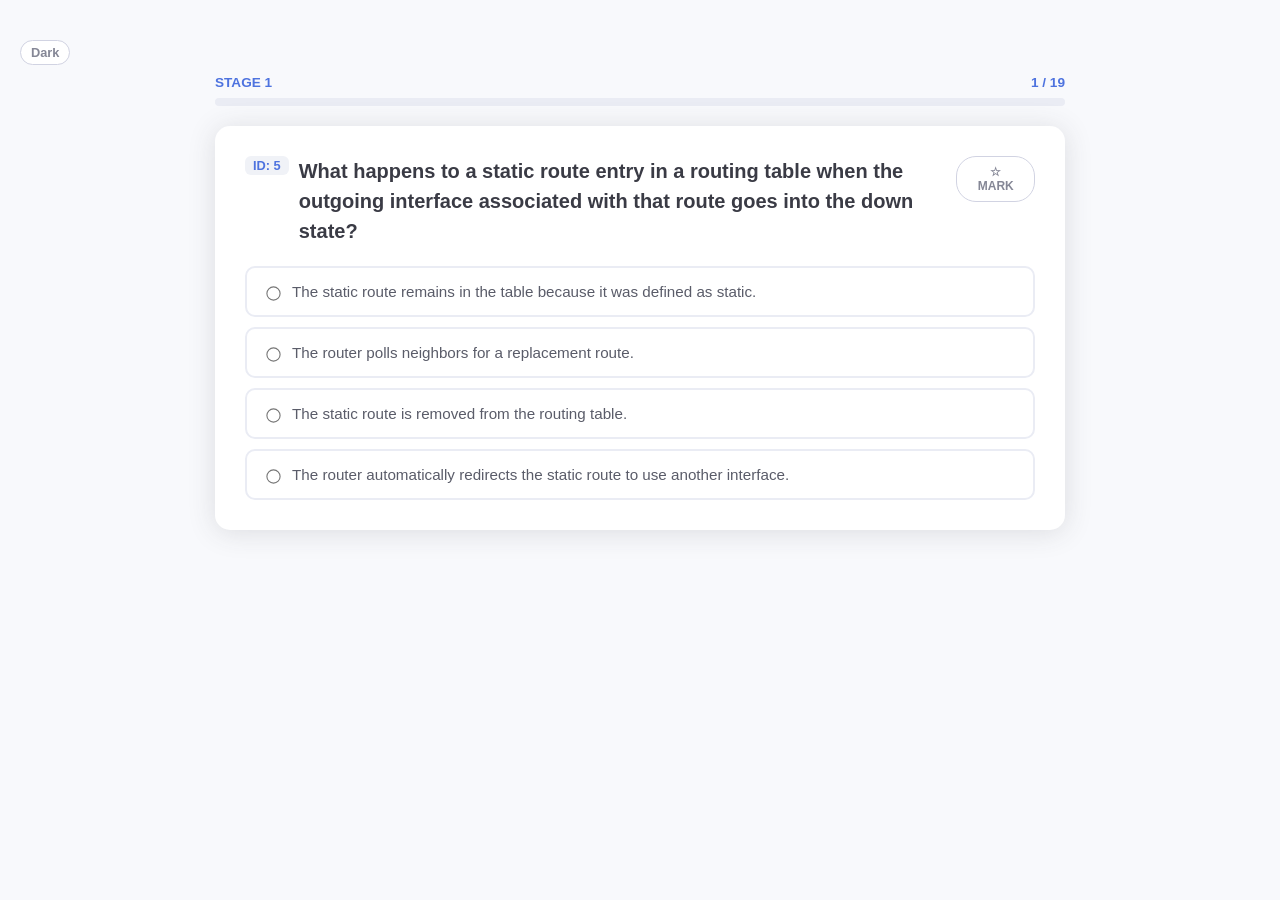
<file: ccna2-module14.html>
<!DOCTYPE html>
<html lang="en">
<head>
    <meta charset="UTF-8">
    <meta name="viewport" content="width=device-width, initial-scale=1.0, maximum-scale=1.0, user-scalable=no">
    <title>CCNA2 Modules 14 Practice Quiz</title>
    <script>
        (function () {
            try {
                var t = sessionStorage.getItem('ccna-theme');
                if (t === 'dark') document.documentElement.dataset.theme = 'dark';
                else delete document.documentElement.dataset.theme;
            } catch (e) {
                // Ignore storage errors.
            }
        })();
    </script>
    <style>
        :root {
            --primary: #4e73df;
            --secondary: #858796;
            --success: #1cc88a;
            --danger: #e74a3b;
            --warning: #f6c23e;
            --bg: #f8f9fc;
            --white: #ffffff;
            --card-shadow: 0 0.15rem 1.75rem 0 rgba(58, 59, 69, 0.15);
        }

        body {
            font-family: "Nunito", -apple-system, BlinkMacSystemFont, "Segoe UI", Roboto, "Helvetica Neue", Arial, sans-serif;
            background-color: var(--bg);
            margin: 0;
            padding: 10px;
            color: #5a5c69;
            box-sizing: border-box;
            -webkit-font-smoothing: antialiased;
        }

        .container {
            width: 100%;
            max-width: 850px;
            margin: auto;
            box-sizing: border-box;
        }

        /* Progress Area */
        .header-status {
            display: flex;
            justify-content: space-between;
            align-items: center;
            margin-bottom: 8px;
            font-weight: 800;
            color: var(--primary);
            text-transform: uppercase;
            font-size: 0.85rem;
        }

        .progress {
            height: 8px;
            background: #eaecf4;
            border-radius: 10px;
            overflow: hidden;
            margin-bottom: 20px;
        }

        .progress-bar {
            height: 100%;
            background: var(--primary);
            transition: width 0.4s ease;
        }

        /* Card System */
        .card {
            background: var(--white);
            border-radius: 15px;
            box-shadow: var(--card-shadow);
            padding: 20px;
            margin-bottom: 20px;
            position: relative;
            overflow: hidden;
        }

        /* Question Layout */
        .q-header {
            display: flex;
            flex-direction: column; 
            gap: 12px;
            margin-bottom: 20px;
        }

        .q-text-wrapper {
            display: flex;
            align-items: flex-start;
            gap: 10px;
            width: 100%;
        }

        .q-text {
            font-size: 1.1rem;
            font-weight: 700;
            line-height: 1.5;
            color: #3a3b45;
            flex: 1;
            overflow-wrap: anywhere;
            word-break: break-word;
        }

        .q-id-badge {
            background: #f0f2f7;
            padding: 2px 8px;
            border-radius: 6px;
            font-size: 0.8rem;
            color: var(--primary);
            font-weight: 800;
            white-space: nowrap;
        }

        .bookmark-btn {
            background: var(--white);
            border: 1.5px solid #d1d3e2;
            padding: 8px 16px;
            border-radius: 20px;
            font-size: 0.75rem;
            font-weight: 800;
            cursor: pointer;
            transition: all 0.2s;
            color: var(--secondary);
            display: inline-flex;
            align-items: center;
            gap: 5px;
            width: fit-content;
            align-self: flex-start;
        }

        .bookmark-btn.active {
            background: #fffbe6;
            border-color: var(--warning);
            color: #856404;
            box-shadow: 0 2px 4px rgba(0,0,0,0.05);
        }

        /* Options */
        .options {
            display: flex;
            flex-direction: column;
            gap: 10px;
        }

        .option {
            padding: 15px;
            border: 2px solid #eaecf4;
            border-radius: 10px;
            cursor: pointer;
            transition: all 0.2s;
            display: flex;
            align-items: center;
            font-size: 0.95rem;
            overflow-wrap: anywhere;
            word-break: break-word;
        }

        .option:hover { border-color: var(--primary); background-color: #f8f9fc; }
        .option.selected { border-color: var(--primary); background-color: #f0f4ff; }
        .option.correct { border-color: var(--success) !important; background-color: #d1fae5 !important; color: #065f46; font-weight: 700; }
        .option.wrong { border-color: var(--danger) !important; background-color: #fee2e2 !important; color: #991b1b; }

        input[type="radio"], input[type="checkbox"] { 
            margin-right: 12px; 
            transform: scale(1.1); 
            flex-shrink: 0;
        }

        .feedback {
            margin-top: 20px;
            padding: 15px;
            border-radius: 10px;
            display: none;
            border-left: 5px solid;
            animation: slideIn 0.4s ease;
        }

        @keyframes slideIn { from { opacity: 0; transform: translateY(10px); } to { opacity: 1; transform: translateY(0); } }

        .feedback.correct { background: #f0fdf4; color: #166534; border-left-color: var(--success); }
        .feedback.wrong { background: #fef2f2; color: #991b1b; border-left-color: var(--danger); }

        .explanation {
            font-size: 0.9rem;
            margin-top: 12px;
            color: #4b5563;
            line-height: 1.6;
            padding-top: 10px;
            border-top: 1px dashed rgba(0,0,0,0.1);
        }

        .controls { text-align: center; margin-top: 25px; }

        .btn-primary {
            background: var(--primary);
            color: white;
            border: none;
            padding: 14px 40px;
            border-radius: 12px;
            font-size: 1.05rem;
            font-weight: 800;
            cursor: pointer;
            box-shadow: 0 4px 12px rgba(78, 115, 223, 0.25);
            transition: all 0.2s;
            text-transform: uppercase;
            width: 100%;
            max-width: 320px;
        }

        .btn-primary:active { transform: scale(0.98); opacity: 0.9; }

        /* Titles */
        .big-title {
            font-size: 2.2rem;
            font-weight: 900;
            color: #2c3e50;
            text-transform: uppercase;
            letter-spacing: -1px;
            margin-bottom: 15px;
            text-align: center;
            line-height: 1.2;
        }
        
        .score-circle { font-size: 5.5rem; font-weight: 900; color: var(--primary); line-height: 1; margin: 15px 0; text-align: center; }
        .score-total { font-size: 1.8rem; color: var(--secondary); opacity: 0.7; }

        /* Switch Tabs */
        .switch-tabs {
            display: flex;
            background: #eaecf4;
            border-radius: 15px;
            padding: 5px;
            margin: 25px auto;
            width: 100%;
            max-width: 550px;
            box-sizing: border-box;
        }

        .tab {
            flex: 1;
            padding: 12px 5px;
            cursor: pointer;
            border-radius: 10px;
            font-weight: 800;
            display: flex;
            align-items: center;
            justify-content: center;
            gap: 5px;
            color: #858796;
            font-size: 0.85rem;
        }

        .tab.active { background: white; color: var(--primary); box-shadow: 0 4px 8px rgba(0,0,0,0.1); }
        .badge { background: var(--danger); color: white; border-radius: 20px; padding: 2px 8px; font-size: 0.7rem; }
        .badge-warn { background: var(--warning); color: #000; }

        .review-list { text-align: left; margin-top: 20px; }
        .review-item {
            background: white;
            padding: 15px;
            border-radius: 12px;
            margin-bottom: 12px;
            border-left: 6px solid #d1d3e2;
            box-shadow: 0 2px 5px rgba(0,0,0,0.03);
        }

        @media (min-width: 600px) {
            body { padding: 30px 20px; }
            .card { padding: 30px; }
            .q-header { flex-direction: row; align-items: center; }
            .q-text { font-size: 1.25rem; }
            .big-title { font-size: 2.8rem; }
            .tab { font-size: 0.95rem; }
        }
    </style>
    <link rel="stylesheet" href="theme.css">
    <script src="theme.js" defer></script>
</head>
<body>

<div class="container" id="quiz-view">
    <div style="text-align: center; padding: 100px; font-weight: bold; color: var(--primary);">INITIALIZING CCNA QUIZ ENGINE...</div>
</div>

<script>
    const questionsData = [
        {
            id: 1,
            q: "Which feature on a Cisco router permits the forwarding of traffic for which there is no specific route?",
            options: [
            "next-hop",
            "gateway of last resort",
            "route source",
            "outgoing interface"
            ],
            answer: ["gateway of last resort"],
            exp: "Topic 14.4.9 A default static route is used as a gateway of last resort to forward unknown destination traffic to a next hop/exit interface. The next-hop or exit interface is the destination to send traffic to on a network after the traffic is matched in a router. The route source is the location a route was learned from.",
            multi: false
        },
        {
            id: 2,
            q: "Which three advantages are provided by static routing? (Choose three.)",
            options: [
            "Static routing does not advertise over the network, thus providing better security.",
            "Configuration of static routes is error-free.",
            "Static routes scale well as the network grows.",
            "Static routing typically uses less network bandwidth and fewer CPU operations than dynamic routing does.",
            "The path a static route uses to send data is known.",
            "No intervention is required to maintain changing route information."
            ],
            answer: [
            "Static routing does not advertise over the network, thus providing better security.",
            "Static routing typically uses less network bandwidth and fewer CPU operations than dynamic routing does.",
            "The path a static route uses to send data is known."
            ],
            exp: "Topic 14.5.1 Static routes are prone to errors from incorrect configuration by the administrator. They do not scale well, because the routes must be manually reconfigured to accommodate a growing network. Intervention is required each time a route change is necessary. They do provide better security, use less bandwidth, and provide a known path to the destination.",
            multi: true
        },
        {
            id: 3,
            q: "What are two functions of dynamic routing protocols? (Choose two.)",
            options: [
            "to maintain routing tables",
            "to assure low router overhead",
            "to avoid exposing network information",
            "to discover the network",
            "to choose the path that is specified by the administrator"
            ],
            answer: [
            "to maintain routing tables",
            "to discover the network"
            ],
            exp: "Topic 14.5.3 Dynamic routing protocols exist to discover the network, maintain routing tables, and calculate the best path. Having low levels of routing overhead, using the path specified by the administrator, and avoiding the exposure of network information are functions of static routing.",
            multi: true
        },
        {
            id: 4,
            q: "What is an advantage of using dynamic routing protocols instead of static routing?",
            options: [
            "easier to implement",
            "more secure in controlling routing updates",
            "fewer router resource overhead requirements",
            "ability to actively search for new routes if the current path becomes unavailable​"
            ],
            answer: ["ability to actively search for new routes if the current path becomes unavailable​"],
            exp: "Topic 14.5.3 Dynamic routing has the ability to search and find a new best path if the current path is no longer available. The other options are actually the advantages of static routing.",
            multi: false
        },
        {
            id: 5,
            q: "What happens to a static route entry in a routing table when the outgoing interface associated with that route goes into the down state?",
            options: [
            "The static route is removed from the routing table.",
            "The router polls neighbors for a replacement route.",
            "The router automatically redirects the static route to use another interface.",
            "The static route remains in the table because it was defined as static."
            ],
            answer: ["The static route is removed from the routing table."],
            exp: "Topic 14.1.6 When the interface associated with a static route goes down, the router will remove the route because it is no longer valid.",
            multi: false
        },
        {
            id: 7,
            q: "When would it be more beneficial to use a dynamic routing protocol instead of static routing?",
            options: [
            "in an organization where routers suffer from performance issues",
            "on a stub network that has a single exit point",
            "in an organization with a smaller network that is not expected to grow in size",
            "on a network where there is a lot of topology changes"
            ],
            answer: ["on a network where there is a lot of topology changes"],
            exp: "Topic 14.5.1 Dynamic routing protocols consume more router resources, are suitable for larger networks, and are more useful on networks that are growing and changing.",
            multi: false
        },
        {
            id: 8,
            q: "Which route would be used to forward a packet with a source IP address of 192.168.10.1 and a destination IP address of 10.1.1.1?",
            options: [
            "C 192.168.10.0/30 is directly connected, GigabitEthernet0/1",
            "O 10.1.1.0/24 [110/65] via 192.168.200.2, 00:01:20, Serial0/1/0",
            "S* 0.0.0.0/0 [1/0] via 172.16.1.1",
            "S 10.1.0.0/16 is directly connected, GigabitEthernet0/0"
            ],
            answer: ["O 10.1.1.0/24 [110/65] via 192.168.200.2, 00:01:20, Serial0/1/0"],
            exp: "Topic 14.1.3 Even though OSPF has a higher administrative distance value (less trustworthy), the best match is the route in the routing table that has the most number of far left matching bits.",
            multi: false
        },
        {
            id: 10,
            q: "Which value in a routing table represents trustworthiness and is used by the router to determine which route to install into the routing table when there are multiple routes toward the same destination?",
            options: [
            "administrative distance",
            "metric",
            "outgoing interface",
            "routing protocol"
            ],
            answer: ["administrative distance"],
            exp: "Topic 14.4.12 The administrative distance represents the trustworthiness of a particular route. The lower an administrative distance, the more trustworthy the learned route is. When a router learns multiple routes toward the same destination, the router uses the administrative distance value to determine which route to place into the routing table. A metric is used by a routing protocol to compare routes received from the routing protocol. An exit interface is the interface used to send a packet in the direction of the destination network. A routing protocol is used to exchange routing updates between two or more adjacent routers.",
            multi: false
        },
        {
            id: 31,
            q: "Refer to the exhibit. Which interface will be the exit interface to forward a data packet that has the destination IP address 172.19.115.206?\n\nGateway of last resort is not set.\n172.19.115.0/26 is variously subnetted, 7 subnets, 3 masks\nO 172.19.115.0/26 [110/10] via 172.19.39.1, 00:00:24, Serial0/0/0\nO 172.19.115.64/26 [110/20] via 172.19.39.6, 00:00:56, Serial 0/0/1\nO 172.19.115.128/26 [110/10] via 172.19.39.1, 00:00:24, Serial 0/0/0\nC 172.19.115.192/27 is directly connected, GigabitEthernet0/0\nL 172.19.115.193/27 is directly connected, GigabitEthernet0/0\nC 172.19.115.224/27 is directly connected, GigabitEthernet0/1\nL 172.19.115.225/27 is directly connected, GigabitEthernet0/1\n172.19.39.0/24 is variably subnetted, 4 subnets, 2 masks\nC 172.19.39.0/30 is directly connected, Serial0/0/0\nL 172.19.39.2/32 is directly connected, Serial0/0/0\nC 172.19.39.4/30 is directly connected, Serial0/0/1\nL 172.19.39.5/32 is directly connected, Serial0/0/1\nS 172.19.40.0/26 [1/0] via 172.19.39.1, 00:00:24, Serial0/0/0",
            options: [
            "GigabitEthernet0/1",
            "None, the packet will be dropped.",
            "GigabitEthernet0/0",
            "Serial0/0/1"
            ],
            answer: ["GigabitEthernet0/0"],
            exp: "Topic 14.1.3",
            multi: false
        },
        {
            id: 41,
            q: "What route would have the lowest administrative distance?",
            options: [
            "a route received through the OSPF routing protocol",
            "a directly connected network",
            "a static route",
            "a route received through the EIGRP routing protocol"
            ],
            answer: ["a directly connected network"],
            exp: "Topic 14.4.12 The most believable route or the route with the lowest administrative distance is one that is directly connected to a router.",
            multi: false
        },
        {
            id: 47,
            q: "Refer to the exhibit. Which interface will be the exit interface to forward a data packet that has the destination IP address 172.18.109.152?\n\nGateway of last resort is not set.\n172.18.109.0/26 is variously subnetted, 7 subnets, 3 masks\nO 172.18.109.0/26 [110/10] via 172.18.32.1, 00:00:24, Serial0/0/0\nO 172.18.109.64/26 [110/20] via 172.18.32.6, 00:00:56, Serial 0/0/1\nO 172.18.109.128/26 [110/10] via 172.18.32.1, 00:00:24, Serial 0/0/0\nC 172.18.109.192/27 is directly connected, GigabitEthernet0/0\nL 172.18.109.193/27 is directly connected, GigabitEthernet0/0\nC 172.18.109.224/27 is directly connected, GigabitEthernet0/1\nL 172.18.109.225/27 is directly connected, GigabitEthernet0/1\n172.18.32.0/24 is variably subnetted, 4 subnets, 2 masks\nC 172.18.32.0/30 is directly connected, Serial0/0/0\nL 172.18.32.2/32 is directly connected, Serial0/0/0\nC 172.18.32.4/30 is directly connected, Serial0/0/1\nL 172.18.32.5/32 is directly connected, Serial0/0/1\nS 172.18.33.0/26 [1/0] via 172.18.32.1, 00:00:24, Serial0/0/0",
            options: [
            "GigabitEthernet0/0",
            "GigabitEthernet0/1",
            "Serial0/0/0",
            "None, the packet will be dropped."
            ],
            answer: ["Serial0/0/0"],
            exp: "Topic 14.1.3",
            multi: false
        },
        {
            id: 50,
            q: "What are two advantages of static routing over dynamic routing? (Choose two.)",
            options: [
            "Static routing is more secure because it does not advertise over the network.",
            "Static routing scales well with expanding networks.",
            "Static routing requires very little knowledge of the network for correct implementation.",
            "Static routing uses fewer router resources than dynamic routing.",
            "Static routing is relatively easy to configure for large networks."
            ],
            answer: [
            "Static routing is more secure because it does not advertise over the network.",
            "Static routing uses fewer router resources than dynamic routing."
            ],
            exp: "Topic 14.5.1 Static routing requires a thorough understanding of the entire network for proper implementation. It can be prone to errors and does not scale well for large networks. Static routing uses fewer router resources, because no computing is required for updating routes. Static routing can also be more secure because it does not advertise over the network.",
            multi: true
        },
        {
            id: 52,
            q: "A network administrator configures the interface fa0/0 on the router R1 with the command ip address 172.16.1.254 255.255.255.0. However, when the administrator issues the command show ip route, the routing table does not show the directly connected network. What is the possible cause of the problem?",
            options: [
            "The subnet mask is incorrect for the IPv4 address.",
            "The configuration needs to be saved first.",
            "The interface fa0/0 has not been activated.",
            "No packets with a destination network of 172.16.1.0 have been sent to R1."
            ],
            answer: ["The interface fa0/0 has not been activated."],
            exp: "Topic 14.4.4 A directly connected network will be added to the routing table when these three conditions are met: (1) the interface is configured with a valid IP address; (2) it is activated with no shutdown command; and (3) it receives a carrier signal from another device that is connected to the interface. An incorrect subnet mask for an IPv4 address will not prevent its appearance in the routing table, although the error may prevent successful communications.",
            multi: false
        },
        {
            id: 55,
            q: "Refer to the exhibit. Which interface will be the exit interface to forward a data packet that has the destination IP address 192.168.139.244?\n\nGateway of last resort is not set.\n192.168.139.0/26 is variously subnetted, 7 subnets, 3 masks\nO 192.168.139.0/26 [110/10] via 192.168.70.1, 00:00:24, Serial0/0/0\nO 192.168.139.64/26 [110/20] via 192.168.70.6, 00:00:56, Serial 0/0/1\nO 192.168.139.128/26 [110/10] via 192.168.70.1, 00:00:24, Serial 0/0/0\nC 192.168.139.192/27 is directly connected, GigabitEthernet0/0\nL 192.168.139.193/27 is directly connected, GigabitEthernet0/0\nC 192.168.139.224/27 is directly connected, GigabitEthernet0/1\nL 192.168.139.225/27 is directly connected, GigabitEthernet0/1\n192.168.70.0/24 is variably subnetted, 4 subnets, 2 masks\nC 192.168.70.0/30 is directly connected, Serial0/0/0\nL 192.168.70.2/32 is directly connected, Serial0/0/0\nC 192.168.70.4/30 is directly connected, Serial0/0/1\nL 192.168.70.5/32 is directly connected, Serial0/0/1\nS 192.168.71.0/26 [1/0] via 192.168.70.1, 00:00:24, Serial0/0/0",
            options: [
            "GigabitEthernet0/1",
            "None, the packet will be dropped.",
            "Serial0/0/1",
            "GigabitEthernet0/0"
            ],
            answer: ["GigabitEthernet0/1"],
            exp: "Topic 14.1.3",
            multi: false
        },
        {
            id: 57,
            q: "Refer to the exhibit. Which interface will be the exit interface to forward a data packet that has the destination IP address 192.168.71.52?\n\nGateway of last resort is not set.\n192.168.139.0/26 is variously subnetted, 7 subnets, 3 masks\nO 192.168.139.0/26 [110/10] via 192.168.70.1, 00:00:24, Serial0/0/0\nO 192.168.139.64/26 [110/20] via 192.168.70.6, 00:00:56, Serial 0/0/1\nO 192.168.139.128/26 [110/10] via 192.168.70.1, 00:00:24, Serial 0/0/0\nC 192.168.139.192/27 is directly connected, GigabitEthernet0/0\nL 192.168.139.193/27 is directly connected, GigabitEthernet0/0\nC 192.168.139.224/27 is directly connected, GigabitEthernet0/1\nL 192.168.139.225/27 is directly connected, GigabitEthernet0/1\n192.168.70.0/24 is variably subnetted, 4 subnets, 2 masks\nC 192.168.70.0/30 is directly connected, Serial0/0/0\nL 192.168.70.2/32 is directly connected, Serial0/0/0\nC 192.168.70.4/30 is directly connected, Serial0/0/1\nL 192.168.70.5/32 is directly connected, Serial0/0/1\nS 192.168.71.0/26 [1/0] via 192.168.70.1, 00:00:24, Serial0/0/0",
            options: [
            "The packet will take the gateway of last resort.",
            "GigabitEthernet0/1",
            "Serial0/0/0",
            "None, the packet will be dropped."
            ],
            answer: ["Serial0/0/0"],
            exp: "Topic 14.1.3",
            multi: false
        },
        {
            id: 59,
            q: "Refer to the exhibit. Which interface will be the exit interface to forward a data packet that has the destination IP address 10.55.99.78?\n\nGateway of last resort is not set.\n10.55.99.0/26 is variously subnetted, 7 subnets, 3 masks\nO 10.55.99.0/26 [110/10] via 10.55.18.1, 00:00:24, Serial0/0/0\nO 10.55.99.64/26 [110/20] via 10.55.18.6, 00:00:56, Serial 0/0/1\nO 10.55.99.128/26 [110/10] via 10.55.18.1, 00:00:24, Serial 0/0/0\nC 10.55.99.192/27 is directly connected, GigabitEthernet0/0\nL 10.55.99.193/27 is directly connected, GigabitEthernet0/0\nC 10.55.99.224/27 is directly connected, GigabitEthernet0/1\nL 10.55.99.225/27 is directly connected, GigabitEthernet0/1\n10.55.18.0/24 is variably subnetted, 4 subnets, 2 masks\nC 10.55.18.0/30 is directly connected, Serial0/0/0\nL 10.55.18.2/32 is directly connected, Serial0/0/0\nC 10.55.18.4/30 is directly connected, Serial0/0/1\nL 10.55.18.5/32 is directly connected, Serial0/0/1\nS 10.55.19.0/26 [1/0] via 10.55.18.1, 00:00:24, Serial0/0/0",
            options: [
            "None, the packet will be dropped.",
            "GigabitEthernet0/0",
            "GigabitEthernet0/1",
            "Serial0/0/1"
            ],
            answer: ["Serial0/0/1"],
            exp: "Topic 14.1.3",
            multi: false
        },
        {
            id: 60,
            q: "A network administrator configures the interface fa0/0 on the router R1 with the command ip address 172.16.1.254 255.255.255.0. However, when the administrator issues the command show ip route, the routing table does not show the directly connected network. What is the possible cause of the problem?",
            options: [
            "The subnet mask is incorrect for the IPv4 address.",
            "No packets with a destination network of 172.16.1.0 have been sent to R1.",
            "The configuration needs to be saved first.",
            "The interface fa0/0 has not been activated."
            ],
            answer: ["The interface fa0/0 has not been activated."],
            exp: "Topic 14.4.4 A directly connected network will be added to the routing table when these three conditions are met: (1) the interface is configured with a valid IP address; (2) it is activated with no shutdown command; and (3) it receives a carrier signal from another device that is connected to the interface. An incorrect subnet mask for an IPv4 address will not prevent its appearance in the routing table, although the error may prevent successful communications.",
            multi: false
        },
        {
            id: 61,
            q: "Refer to the exhibit. Which interface will be the exit interface to forward a data packet that has the destination IP address 10.3.86.2?\n\nGateway of last resort is not set.\n10.3.86.0/26 is variously subnetted, 7 subnets, 3 masks\nO 10.3.86.0/26 [110/10] via 10.3.2.1, 00:00:24, Serial0/0/0\nO 10.3.86.64/26 [110/20] via 10.3.2.6, 00:00:56, Serial 0/0/1\nO 10.3.86.128/26 [110/10] via 10.3.2.1, 00:00:24, Serial 0/0/0\nC 10.3.86.192/27 is directly connected, GigabitEthernet0/0\nL 10.3.86.193/27 is directly connected, GigabitEthernet0/0\nC 10.3.86.224/27 is directly connected, GigabitEthernet0/1\nL 10.3.86.225/27 is directly connected, GigabitEthernet0/1\n10.3.2.0/24 is variably subnetted, 4 subnets, 2 masks\nC 10.3.2.0/30 is directly connected, Serial0/0/0\nL 10.3.2.2/32 is directly connected, Serial0/0/0\nC 10.3.2.4/30 is directly connected, Serial0/0/1\nL 10.3.2.5/32 is directly connected, Serial0/0/1\nS 10.3.3.0/26 [1/0] via 10.3.2.1, 00:00:24, Serial0/0/0",
            options: [
            "GigabitEthernet0/1",
            "Serial0/0/1",
            "GigabitEthernet0/0",
            "Serial0/0/0"
            ],
            answer: ["Serial0/0/0"],
            exp: "Topic 14.1.3",
            multi: false
        },
        {
            id: 63,
            q: "Refer to the exhibit. Which interface will be the exit interface to forward a data packet that has the destination IP address 172.25.128.244?\n\nGateway of last resort is not set.\n172.25.128.0/26 is variously subnetted, 7 subnets, 3 masks\nO 172.25.128.0/26 [110/10] via 172.25.56.1, 00:00:24, Serial0/0/0\nO 172.25.128.64/26 [110/20] via 172.25.56.6, 00:00:56, Serial 0/0/1\nO 172.25.128.128/26 [110/10] via 172.25.56.1, 00:00:24, Serial 0/0/0\nC 172.25.128.192/27 is directly connected, GigabitEthernet0/0\nL 172.25.128.193/27 is directly connected, GigabitEthernet0/0\nC 172.25.128.224/27 is directly connected, GigabitEthernet0/1\nL 172.25.128.225/27 is directly connected, GigabitEthernet0/1\n172.25.56.0/24 is variably subnetted, 4 subnets, 2 masks\nC 172.25.56.0/30 is directly connected, Serial0/0/0\nL 172.25.56.2/32 is directly connected, Serial0/0/0\nC 172.25.56.4/30 is directly connected, Serial0/0/1\nL 172.25.56.5/32 is directly connected, Serial0/0/1\nS 172.25.57.0/26 [1/0] via 172.25.56.1, 00:00:24, Serial0/0/0",
            options: [
            "GigabitEthernet0/0",
            "GigabitEthernet0/1",
            "None, the packet will be dropped.",
            "Serial0/0/1"
            ],
            answer: ["GigabitEthernet0/1"],
            exp: "Topic 14.1.3",
            multi: false
        }
    ];

    let state = {
        pool: [],
        currentIndex: 0,
        score: 0,
        bookmarks: new Set(),
        wrongList: [],
        itemsPerPhase: 20,
        isAnswered: false,
        tempSelected: []
    };

    function shuffle(arr) {
        let array = [...arr];
        for (let i = array.length - 1; i > 0; i--) {
            const j = Math.floor(Math.random() * (i + 1));
            [array[i], array[j]] = [array[j], array[i]];
        }
        return array;
    }

    function initQuiz() {
        state.pool = shuffle(questionsData).map(q => ({
            ...q,
            options: shuffle(q.options)
        }));
        state.currentIndex = 0;
        state.score = 0;
        state.bookmarks.clear();
        state.wrongList = [];
        state.isAnswered = false;
        state.tempSelected = [];
        render();
    }

    function render() {
        const view = document.getElementById('quiz-view');
        if (state.currentIndex >= state.pool.length) {
            renderFinal();
            return;
        }

        const q = state.pool[state.currentIndex];
        const progress = (state.currentIndex / state.pool.length) * 100;

        view.innerHTML = `
            <div class="header-status">
                <span>STAGE ${Math.floor(state.currentIndex / state.itemsPerPhase) + 1}</span>
                <span>${state.currentIndex + 1} / ${state.pool.length}</span>
            </div>
            <div class="progress"><div class="progress-bar" style="width: ${progress}%"></div></div>
            
            <div class="card">
                <div class="q-header">
                    <div class="q-text-wrapper">
                        <span class="q-id-badge">ID: ${q.id}</span>
                        <div class="q-text">${q.q} ${q.multi ? '(Multiple Choice)' : ''}</div>
                    </div>
                    <button class="bookmark-btn ${state.bookmarks.has(q.id) ? 'active' : ''}" onclick="toggleBookmark(${q.id})">
                        ${state.bookmarks.has(q.id) ? '★ MARKED' : '☆ MARK'}
                    </button>
                </div>
                <div class="options">
                    ${q.options.map((opt, i) => `
                        <div class="option" onclick="handleSelect('${opt.replace(/'/g, "\\'")}', this)">
                            <input type="${q.multi ? 'checkbox' : 'radio'}" name="ans" value="${opt}" id="o${i}" ${state.tempSelected.includes(opt) ? 'checked' : ''}>
                            <label for="o${i}">${opt}</label>
                        </div>
                    `).join('')}
                </div>
                <div id="feedback" class="feedback"></div>
            </div>
            
            <div class="controls" id="btn-bar">
                ${q.multi ? '<button class="btn-primary" onclick="submitMulti()">SUBMIT ANSWER</button>' : ''}
            </div>
        `;
    }

    window.toggleBookmark = function(id) {
        if (state.bookmarks.has(id)) state.bookmarks.delete(id);
        else state.bookmarks.add(id);
        const btn = document.querySelector('.bookmark-btn');
        if (btn) {
            btn.classList.toggle('active');
            btn.innerHTML = state.bookmarks.has(id) ? '★ MARKED' : '☆ MARK';
        }
    };

    window.handleSelect = function(val, el) {
        if (state.isAnswered) return;
        const q = state.pool[state.currentIndex];

        if (!q.multi) {
            state.tempSelected = [val];
            evaluate();
        } else {
            const idx = state.tempSelected.indexOf(val);
            if (idx > -1) state.tempSelected.splice(idx, 1);
            else state.tempSelected.push(val);
            
            document.querySelectorAll('.option').forEach(o => {
                const checked = state.tempSelected.includes(o.querySelector('input').value);
                o.querySelector('input').checked = checked;
                if(checked) o.classList.add('selected'); else o.classList.remove('selected');
            });
        }
    };

    window.submitMulti = function() {
        if (state.tempSelected.length === 0) return;
        evaluate();
    };

    function evaluate() {
        state.isAnswered = true;
        const q = state.pool[state.currentIndex];
        const feedback = document.getElementById('feedback');
        const correct = state.tempSelected.length === q.answer.length && state.tempSelected.every(v => q.answer.includes(v));

        if (correct) {
            state.score++;
            feedback.className = 'feedback correct';
            feedback.innerHTML = `<strong>CORRECT!</strong>`;
        } else {
            state.wrongList.push(q);
            feedback.className = 'feedback wrong';
            feedback.innerHTML = `<strong>INCORRECT</strong><br>Correct Answer: ${q.answer.join(', ')}`;
        }

        feedback.innerHTML += `<div class="explanation">${q.exp}</div>`;
        feedback.style.display = 'block';

        document.querySelectorAll('.option').forEach(el => {
            const val = el.querySelector('input').value;
            if (q.answer.includes(val)) el.classList.add('correct');
            else if (state.tempSelected.includes(val)) el.classList.add('wrong');
        });

        const bar = document.getElementById('btn-bar');
        if (bar) bar.innerHTML = `<button class="btn-primary" onclick="nextQuestion()">NEXT QUESTION</button>`;
    }

    window.nextQuestion = function() {
        state.currentIndex++;
        state.isAnswered = false;
        state.tempSelected = [];

        if (state.currentIndex > 0 && state.currentIndex % state.itemsPerPhase === 0 && state.currentIndex < state.pool.length) {
            renderBreak();
        } else {
            render();
        }
    };

    function renderBreak() {
        const view = document.getElementById('quiz-view');
        view.innerHTML = `
            <div class="card result-panel">
                <div class="big-title" style="font-size: 1.8rem;">STAGE COMPLETED</div>
                <p style="font-size: 1.1rem; color: #5a5c69; margin-bottom: 25px; text-align: center;">You've finished ${state.currentIndex} questions.</p>
                <div style="text-align: center; margin-bottom: 30px;">
                    <button class="btn-primary" onclick="render()">CONTINUE QUIZ</button>
                </div>
                <div class="switch-tabs">
                    <div class="tab active" onclick="switchReview('wrong', this)">❌ WRONG <span class="badge">${state.wrongList.length}</span></div>
                    <div class="tab" onclick="switchReview('book', this)">★ MARKED <span class="badge badge-warn">${state.bookmarks.size}</span></div>
                </div>
                <div id="review-content" class="review-list"></div>
            </div>
        `;
        switchReview('wrong');
    }

    window.switchReview = function(type, el) {
        if (el) {
            document.querySelectorAll('.tab').forEach(t => t.classList.remove('active'));
            el.classList.add('active');
        }
        const list = document.getElementById('review-content');
        const items = type === 'wrong' ? state.wrongList : state.pool.filter(p => state.bookmarks.has(p.id));
        list.innerHTML = items.map(it => `
            <div class="review-item" style="border-left-color: ${type==='wrong' ? 'var(--danger)' : 'var(--warning)'}">
                <span class="q-id-badge">ID: ${it.id}</span>
                <strong>${it.q}</strong><br>
                <span style="color:var(--success); font-weight:700;">Answer: ${it.answer.join(', ')}</span>
                <div style="font-size:0.85rem; margin-top:5px; color:#777;">${it.exp}</div>
            </div>
        `).join('') || '<p style="text-align:center; padding:20px;">Category is empty.</p>';
    };

    function renderFinal() {
        const view = document.getElementById('quiz-view');
        const acc = Math.round((state.score / state.pool.length) * 100);
        view.innerHTML = `
            <div class="card result-panel">
                <div class="big-title">FINAL RESULTS</div>
                <div class="score-circle">${state.score} <span class="score-total">/ ${state.pool.length}</span></div>
                <p style="font-size:1.5rem; font-weight:800; margin-bottom: 30px; color: #1cc88a; text-align: center;">ACCURACY: ${acc}%</p>
                <div style="text-align: center; margin-bottom: 30px;">
                    <button class="btn-primary" onclick="initQuiz()">RESTART QUIZ</button>
                </div>
                <div class="switch-tabs">
                    <div class="tab active" onclick="switchFinal('wrong', this)">❌ WRONG <span class="badge">${state.wrongList.length}</span></div>
                    <div class="tab" onclick="switchFinal('book', this)">★ MARKED <span class="badge badge-warn">${state.bookmarks.size}</span></div>
                </div>
                <div id="final-review-list" class="review-list"></div>
            </div>
        `;
        switchFinal('wrong');
    }

    window.switchFinal = function(type, el) {
        if (el) {
            document.querySelectorAll('.tab').forEach(t => t.classList.remove('active'));
            el.classList.add('active');
        }
        const list = document.getElementById('final-review-list');
        const items = type === 'wrong' ? state.wrongList : state.pool.filter(p => state.bookmarks.has(p.id));
        list.innerHTML = items.map(it => `
            <div class="review-item" style="border-left-color: ${type==='wrong' ? 'var(--danger)' : 'var(--warning)'}">
                <span class="q-id-badge">ID: ${it.id}</span>
                <strong>${it.q}</strong><br>
                <span style="color:var(--success); font-weight:700;">Correct Answer: ${it.answer.join(', ')}</span>
                <p style="font-size:0.9rem; background:#f8f9fc; padding:15px; border-radius:8px; margin-top:10px;">${it.exp}</p>
            </div>
        `).join('') || '<p style="text-align:center; padding:20px;">List is empty.</p>';
    };

    if (document.readyState === 'loading') {
        document.addEventListener('DOMContentLoaded', initQuiz);
    } else {
        initQuiz();
    }
</script>

</body>
</html>
</file>
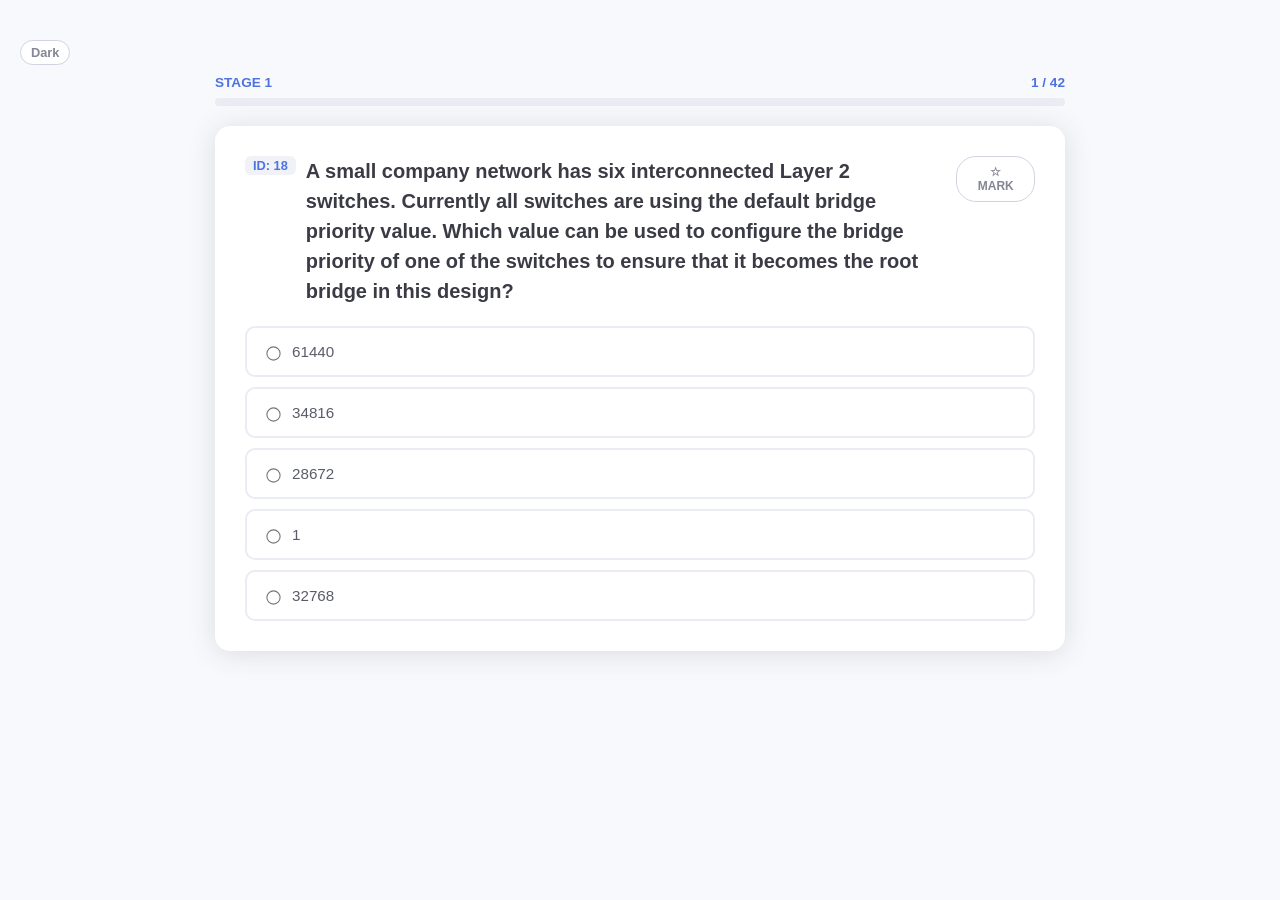
<file: ccna2-module5-6.html>
<!DOCTYPE html>
<html lang="en">
<head>
    <meta charset="UTF-8">
    <meta name="viewport" content="width=device-width, initial-scale=1.0, maximum-scale=1.0, user-scalable=no">
    <title>CCNA2 Modules 1-4 Practice Quiz</title>
    <script>
        (function () {
            try {
                var t = sessionStorage.getItem('ccna-theme');
                if (t === 'dark') document.documentElement.dataset.theme = 'dark';
                else delete document.documentElement.dataset.theme;
            } catch (e) {
                // Ignore storage errors.
            }
        })();
    </script>
    <style>
        :root {
            --primary: #4e73df;
            --secondary: #858796;
            --success: #1cc88a;
            --danger: #e74a3b;
            --warning: #f6c23e;
            --bg: #f8f9fc;
            --white: #ffffff;
            --card-shadow: 0 0.15rem 1.75rem 0 rgba(58, 59, 69, 0.15);
        }

        body {
            font-family: "Nunito", -apple-system, BlinkMacSystemFont, "Segoe UI", Roboto, "Helvetica Neue", Arial, sans-serif;
            background-color: var(--bg);
            margin: 0;
            padding: 10px;
            color: #5a5c69;
            box-sizing: border-box;
            -webkit-font-smoothing: antialiased;
        }

        .container {
            width: 100%;
            max-width: 850px;
            margin: auto;
            box-sizing: border-box;
        }

        /* Progress Area */
        .header-status {
            display: flex;
            justify-content: space-between;
            align-items: center;
            margin-bottom: 8px;
            font-weight: 800;
            color: var(--primary);
            text-transform: uppercase;
            font-size: 0.85rem;
        }

        .progress {
            height: 8px;
            background: #eaecf4;
            border-radius: 10px;
            overflow: hidden;
            margin-bottom: 20px;
        }

        .progress-bar {
            height: 100%;
            background: var(--primary);
            transition: width 0.4s ease;
        }

        /* Card System */
        .card {
            background: var(--white);
            border-radius: 15px;
            box-shadow: var(--card-shadow);
            padding: 20px;
            margin-bottom: 20px;
            position: relative;
            overflow: hidden;
        }

        /* Question Layout */
        .q-header {
            display: flex;
            flex-direction: column; 
            gap: 12px;
            margin-bottom: 20px;
        }

        .q-text-wrapper {
            display: flex;
            align-items: flex-start;
            gap: 10px;
            width: 100%;
        }

        .q-text {
            font-size: 1.1rem;
            font-weight: 700;
            line-height: 1.5;
            color: #3a3b45;
            flex: 1;
            overflow-wrap: anywhere;
            word-break: break-word;
        }

        .q-id-badge {
            background: #f0f2f7;
            padding: 2px 8px;
            border-radius: 6px;
            font-size: 0.8rem;
            color: var(--primary);
            font-weight: 800;
            white-space: nowrap;
        }

        .bookmark-btn {
            background: var(--white);
            border: 1.5px solid #d1d3e2;
            padding: 8px 16px;
            border-radius: 20px;
            font-size: 0.75rem;
            font-weight: 800;
            cursor: pointer;
            transition: all 0.2s;
            color: var(--secondary);
            display: inline-flex;
            align-items: center;
            gap: 5px;
            width: fit-content;
            align-self: flex-start;
        }

        .bookmark-btn.active {
            background: #fffbe6;
            border-color: var(--warning);
            color: #856404;
            box-shadow: 0 2px 4px rgba(0,0,0,0.05);
        }

        /* Options */
        .options {
            display: flex;
            flex-direction: column;
            gap: 10px;
        }

        .option {
            padding: 15px;
            border: 2px solid #eaecf4;
            border-radius: 10px;
            cursor: pointer;
            transition: all 0.2s;
            display: flex;
            align-items: center;
            font-size: 0.95rem;
            overflow-wrap: anywhere;
            word-break: break-word;
        }

        .option:hover { border-color: var(--primary); background-color: #f8f9fc; }
        .option.selected { border-color: var(--primary); background-color: #f0f4ff; }
        .option.correct { border-color: var(--success) !important; background-color: #d1fae5 !important; color: #065f46; font-weight: 700; }
        .option.wrong { border-color: var(--danger) !important; background-color: #fee2e2 !important; color: #991b1b; }

        input[type="radio"], input[type="checkbox"] { 
            margin-right: 12px; 
            transform: scale(1.1); 
            flex-shrink: 0;
        }

        .feedback {
            margin-top: 20px;
            padding: 15px;
            border-radius: 10px;
            display: none;
            border-left: 5px solid;
            animation: slideIn 0.4s ease;
        }

        @keyframes slideIn { from { opacity: 0; transform: translateY(10px); } to { opacity: 1; transform: translateY(0); } }

        .feedback.correct { background: #f0fdf4; color: #166534; border-left-color: var(--success); }
        .feedback.wrong { background: #fef2f2; color: #991b1b; border-left-color: var(--danger); }

        .explanation {
            font-size: 0.9rem;
            margin-top: 12px;
            color: #4b5563;
            line-height: 1.6;
            padding-top: 10px;
            border-top: 1px dashed rgba(0,0,0,0.1);
        }

        .controls { text-align: center; margin-top: 25px; }

        .btn-primary {
            background: var(--primary);
            color: white;
            border: none;
            padding: 14px 40px;
            border-radius: 12px;
            font-size: 1.05rem;
            font-weight: 800;
            cursor: pointer;
            box-shadow: 0 4px 12px rgba(78, 115, 223, 0.25);
            transition: all 0.2s;
            text-transform: uppercase;
            width: 100%;
            max-width: 320px;
        }

        .btn-primary:active { transform: scale(0.98); opacity: 0.9; }

        /* Titles */
        .big-title {
            font-size: 2.2rem;
            font-weight: 900;
            color: #2c3e50;
            text-transform: uppercase;
            letter-spacing: -1px;
            margin-bottom: 15px;
            text-align: center;
            line-height: 1.2;
        }
        
        .score-circle { font-size: 5.5rem; font-weight: 900; color: var(--primary); line-height: 1; margin: 15px 0; text-align: center; }
        .score-total { font-size: 1.8rem; color: var(--secondary); opacity: 0.7; }

        /* Switch Tabs */
        .switch-tabs {
            display: flex;
            background: #eaecf4;
            border-radius: 15px;
            padding: 5px;
            margin: 25px auto;
            width: 100%;
            max-width: 550px;
            box-sizing: border-box;
        }

        .tab {
            flex: 1;
            padding: 12px 5px;
            cursor: pointer;
            border-radius: 10px;
            font-weight: 800;
            display: flex;
            align-items: center;
            justify-content: center;
            gap: 5px;
            color: #858796;
            font-size: 0.85rem;
        }

        .tab.active { background: white; color: var(--primary); box-shadow: 0 4px 8px rgba(0,0,0,0.1); }
        .badge { background: var(--danger); color: white; border-radius: 20px; padding: 2px 8px; font-size: 0.7rem; }
        .badge-warn { background: var(--warning); color: #000; }

        .review-list { text-align: left; margin-top: 20px; }
        .review-item {
            background: white;
            padding: 15px;
            border-radius: 12px;
            margin-bottom: 12px;
            border-left: 6px solid #d1d3e2;
            box-shadow: 0 2px 5px rgba(0,0,0,0.03);
        }

        @media (min-width: 600px) {
            body { padding: 30px 20px; }
            .card { padding: 30px; }
            .q-header { flex-direction: row; align-items: center; }
            .q-text { font-size: 1.25rem; }
            .big-title { font-size: 2.8rem; }
            .tab { font-size: 0.95rem; }
        }
    </style>
    <link rel="stylesheet" href="theme.css">
    <script src="theme.js" defer></script>
</head>
<body>

<div class="container" id="quiz-view">
    <div style="text-align: center; padding: 100px; font-weight: bold; color: var(--primary);">INITIALIZING CCNA QUIZ ENGINE...</div>
</div>

<script>
const questionsData = [
        { id: 1, q: "What additional information is contained in the 12-bit extended system ID of a BPDU?", options: ["MAC address", "VLAN ID", "IP address", "port ID"], answer: ["VLAN ID"], exp: "Topic 5.2.1", multi: false },
        { id: 2, q: "During the implementation of Spanning Tree Protocol, all switches are rebooted by the network administrator. What is the first step of the spanning-tree election process?", options: ["Each switch with a lower root ID than its neighbor will not send BPDUs.", "All the switches send out BPDUs advertising themselves as the root bridge.", "Each switch determines the best path to forward traffic.", "Each switch determines what port to block to prevent a loop from occurring."], answer: ["All the switches send out BPDUs advertising themselves as the root bridge."], exp: "Topic 5.2.2", multi: false },
        { id: 3, q: "Which STP port role is adopted by a switch port if there is no other port with a lower cost to the root bridge?", options: ["designated port", "root port", "alternate", "disabled port"], answer: ["root port"], exp: "The root port is the port with the lowest cost to reach the root bridge.", multi: false },
        { id: 4, q: "Which two concepts relate to a switch port that is intended to have only end devices attached and intended never to be used to connect to another switch? (Choose two.)", options: ["bridge ID", "edge port", "extended system ID", "PortFast", "PVST+"], answer: ["edge port", "PortFast"], exp: "Topic 5.3.4", multi: true },
        { id: 5, q: "Which three components are combined to form a bridge ID?", options: ["extended system ID", "cost", "IP address", "bridge priority", "MAC address", "port ID"], answer: ["extended system ID", "bridge priority", "MAC address"], exp: "The three components that are combined to form a bridge ID are bridge priority, extended system ID, and MAC address.", multi: true },
        { id: 7, q: "In which two port states does a switch learn MAC addresses and process BPDUs in a PVST network? (Choose two.)", options: ["disabled", "forwarding", "listening", "blocking", "learning"], answer: ["forwarding", "learning"], exp: "Switches learn MAC addresses at the learning and forwarding port states. They receive and process BPDUs at the blocking, listening, learning, and forwarding port states.", multi: true },
        { id: 8, q: "If no bridge priority is configured in PVST, which criteria is considered when electing the root bridge?", options: ["lowest MAC address", "lowest IP address", "highest IP address", "highest MAC address"], answer: ["lowest MAC address"], exp: "The root bridge is the switch with the lowest BID. If no priority is configured then all switches use the default priority and the election will be based on the lowest MAC address.", multi: false },
        { id: 10, q: "When the show spanning-tree vlan 33 command is issued on a switch, three ports are shown in the forwarding state. In which two port roles could these interfaces function while in the forwarding state? (Choose two.)", options: ["alternate", "designated", "disabled", "blocked", "root"], answer: ["designated", "root"], exp: "The role of each of the three ports will be either designated port or root port. Ports in the blocking state are alternate ports.", multi: true },
        { id: 11, q: "What is the function of STP in a scalable network?", options: ["It decreases the size of the failure domain to contain the impact of failures.", "It protects the edge of the enterprise network from malicious activity.", "It combines multiple switch trunk links to act as one logical link for increased bandwidth.", "It disables redundant paths to eliminate Layer 2 loops."], answer: ["It disables redundant paths to eliminate Layer 2 loops."], exp: "STP prevents Layer 2 loops from forming by disabling interfaces on Layer 2 devices when they would create a loop.", multi: false },
        { id: 12, q: "What is a characteristic of spanning tree?", options: ["It is enabled by default on Cisco switches.", "It is used to discover information about an adjacent Cisco device.", "It has a TTL mechanism that works at Layer 2.", "It prevents propagation of Layer 2 broadcast frames."], answer: ["It is enabled by default on Cisco switches."], exp: "Spanning tree works at Layer 2 and is enabled by default, but it does not have a TTL mechanism.", multi: false },
        { id: 13, q: "Which spanning tree standard supports only one root bridge so that traffic from all VLANs flows over the same path?", options: ["PVST+", "802.1D", "MST", "Rapid PVST"], answer: ["802.1D"], exp: "802.1D is the original STP standard defined by the IEEE and allows for only one root bridge for all VLANs.", multi: false },
        { id: 14, q: "What is the purpose of the Spanning Tree Protocol (STP)?", options: ["creates smaller collision domains", "prevents routing loops on a router", "prevents Layer 2 loops", "allows Cisco devices to exchange routing table updates", "creates smaller broadcast domains"], answer: ["prevents Layer 2 loops"], exp: "The Spanning-Tree Protocol (STP) creates one path through a switch network in order to prevent Layer 2 loops.", multi: false },
        { id: 15, q: "What is the value used to determine which port on a non-root bridge will become a root port in a STP network?", options: ["the path cost", "the highest MAC address of all the ports in the switch", "the lowest MAC address of all the ports in the switch", "the VTP revision number"], answer: ["the path cost"], exp: "The root port is the lowest-cost path from the non-root bridge to the root bridge.", multi: false },
        { id: 17, q: "What are two drawbacks to turning spanning tree off and having multiple paths through the Layer 2 switch network? (Choose two.)", options: ["The MAC address table becomes unstable.", "The switch acts like a hub.", "Port security becomes unstable.", "Broadcast frames are transmitted indefinitely.", "Port security shuts down all of the ports that have attached devices."], answer: ["The MAC address table becomes unstable.", "Broadcast frames are transmitted indefinitely."], exp: "Without STP, the MAC address table becomes unstable and broadcast storms can occur.", multi: true },
        { id: 18, q: "A small company network has six interconnected Layer 2 switches. Currently all switches are using the default bridge priority value. Which value can be used to configure the bridge priority of one of the switches to ensure that it becomes the root bridge in this design?", options: ["1", "28672", "32768", "34816", "61440"], answer: ["28672"], exp: "The default is 32768. The range is 0 to 61440 in increments of 4096. 28672 is a valid lower increment.", multi: false },
        { id: 20, q: "Which statement is true regarding the use of PAgP to create EtherChannels?", options: ["It requires full duplex.", "It increases the number of ports that are participating in spanning tree.", "It requires more physical links than LACP does.", "It mandates that an even number of ports (2, 4, 6, etc.) be used for aggregation.", "It is Cisco proprietary."], answer: ["It is Cisco proprietary."], exp: "PAgP is a Cisco proprietary protocol used to automatically aggregate multiple ports into an EtherChannel bundle.", multi: false },
        { id: 21, q: "What are two requirements to be able to configure an EtherChannel between two switches? (Choose two.)", options: ["All the interfaces need to work at the same speed.", "All interfaces need to be assigned to different VLANs.", "Different allowed ranges of VLANs must exist on each end.", "All the interfaces need to be working in the same duplex mode.", "The interfaces that are involved need to be contiguous on the switch."], answer: ["All the interfaces need to work at the same speed.", "All the interfaces need to be working in the same duplex mode."], exp: "All interfaces in the EtherChannel bundle must match in terms of speed, duplex, and VLAN information.", multi: true },
        { id: 23, q: "Which two parameters must match on the ports of two switches to create a PAgP EtherChannel between the switches? (Choose two.)", options: ["port ID", "PAgP mode", "MAC address", "speed", "VLAN information"], answer: ["speed", "VLAN information"], exp: "For an EtherChannel to be created, ports must match in terms of speed, duplex, and VLAN information.", multi: true },
        { id: 26, q: "A network administrator configured an EtherChannel link with three interfaces between two switches. What is the result if one of the three interfaces is down?", options: ["The remaining two interfaces continue to load balance traffic.", "The remaining two interfaces become separate links between the two switches.", "One interface becomes an active link for data traffic and the other becomes a backup link.", "The EtherChannel fails."], answer: ["The remaining two interfaces continue to load balance traffic."], exp: "The loss of one physical link within the channel does not create a change in the topology; the EtherChannel remains functional.", multi: false },
        { id: 27, q: "A network administrator is configuring an EtherChannel link between switches SW1 and SW2 by using the command SW1(config-if-range)# channel-group 1 mode auto. Which command must be used on SW2 to enable this EtherChannel?", options: ["SW2(config-if-range)# channel-group 1 mode passive", "SW2(config-if-range)# channel-group 1 mode desirable", "SW2(config-if-range)# channel-group 1 mode on", "SW2(config-if-range)# channel-group 1 mode active"], answer: ["SW2(config-if-range)# channel-group 1 mode desirable"], exp: "If one side is 'auto', the other must be 'desirable' to form a PAgP EtherChannel.", multi: false },
        { id: 28, q: "Which technology is an open protocol standard that allows switches to automatically bundle physical ports into a single logical link?", options: ["PAgP", "LACP", "Multilink PPP", "DTP"], answer: ["LACP"], exp: "LACP (802.3ad) is an open standard protocol, while PAgP is Cisco proprietary.", multi: false },
        { id: 29, q: "What is a requirement to configure a trunking EtherChannel between two switches?", options: ["The allowed range of VLANs must be the same on both switches.", "The participating interfaces must be assigned the same VLAN number on both switches.", "The participating interfaces must be physically contiguous on a switch.", "The participating interfaces must be on the same module on a switch."], answer: ["The allowed range of VLANs must be the same on both switches."], exp: "To enable a trunking EtherChannel, the range of VLANs allowed on all interfaces must match.", multi: false },
        { id: 30, q: "What are two advantages of using LACP? (Choose two.)", options: ["It allows directly connected switches to negotiate an EtherChannel link.", "It eliminates the need for configuring trunk interfaces when deploying VLANs on multiple switches.", "It decreases the amount of configuration that is needed on a switch.", "It provides a simulated environment for testing link aggregation.", "It allows the use of multivendor devices.", "LACP allows Fast Ethernet and Gigabit Ethernet interfaces to be mixed within a single EtherChannel."], answer: ["It allows directly connected switches to negotiate an EtherChannel link.", "It allows the use of multivendor devices."], exp: "LACP allows directly connected multivendor switches to negotiate an EtherChannel link.", multi: true },
        { id: 31, q: "A switch is configured to run STP. What term describes a non-root port that is permitted to forward traffic on the network?", options: ["root port", "designated port", "alternate port", "disabled"], answer: ["designated port"], exp: "Topic 5.2.6", multi: false },
        { id: 32, q: "What are two advantages of EtherChannel? (Choose two.)", options: ["Spanning Tree Protocol views the physical links in an EtherChannel as one logical connection.", "Load balancing occurs between links configured as different EtherChannels.", "Configuring the EtherChannel interface provides consistency in the configuration of the physical links.", "Spanning Tree Protocol ensures redundancy by transitioning failed interfaces in an EtherChannel to a forwarding state.", "EtherChannel uses upgraded physical links to provide increased bandwidth."], answer: ["Spanning Tree Protocol views the physical links in an EtherChannel as one logical connection.", "Configuring the EtherChannel interface provides consistency in the configuration of the physical links."], exp: "EtherChannel bundles physical links into one logical connection, ensuring consistency and preventing STP recalculations during link failures.", multi: true },
        { id: 37, q: "A set of switches is being connected in a LAN topology. Which STP bridge priority value will make it least likely for the switch to be selected as the root?", options: ["65535", "4096", "32768", "61440"], answer: ["61440"], exp: "The largest usable priority value is 61440. A higher priority value makes it less likely to be elected root.", multi: false },
        { id: 38, q: "In which two PVST+ port states are MAC addresses learned? (Choose two.)", options: ["learning", "forwarding", "disabled", "listening", "blocking"], answer: ["learning", "forwarding"], exp: "MAC addresses are learned during the learning and forwarding states.", multi: true },
        { id: 39, q: "Which port role is assigned to the switch port that has the lowest cost to reach the root bridge?", options: ["designated port", "disabled port", "root port", "non-designated port"], answer: ["root port"], exp: "The root port on a switch is the port with the lowest cost to reach the root bridge.", multi: false },
        { id: 40, q: "A switch is configured to run STP. What term describes the switch port closest, in terms of overall cost, to the root bridge?", options: ["root port", "designated port", "alternate port", "disabled"], answer: ["root port"], exp: "Topic 5.2.5", multi: false },
        { id: 42, q: "A switch is configured to run STP. What term describes a field used to specify a VLAN ID?", options: ["extended system ID", "port ID", "bridge priority", "bridge ID"], answer: ["extended system ID"], exp: "Topic 5.2.1", multi: false },
        { id: 43, q: "A switch is configured to run STP. What term describes the reference point for all path calculations?", options: ["root bridge", "root port", "designated port", "alternate port"], answer: ["root bridge"], exp: "Topic 5.2.2", multi: false },
        { id: 44, q: "A switch is configured to run STP. What term describes a field that has a default value of 32,768 and is the initial deciding factor when electing a root bridge?", options: ["bridge priority", "MAC Address", "extended system ID", "bridge ID"], answer: ["bridge priority"], exp: "Topic 5.2.1", multi: false },
        { id: 45, q: "Which statement describes an EtherChannel implementation?", options: ["EtherChannel operates only at Layer 2.", "PAgP cannot be used in conjunction with EtherChannel.", "A trunked port can be part of an EtherChannel bundle.", "EtherChannel can support up to a maximum of ten separate links."], answer: ["A trunked port can be part of an EtherChannel bundle."], exp: "If a trunked port is part of an EtherChannel bundle, all ports in the bundle must be trunk ports.", multi: false },
        { id: 47, q: "Which statement describes a characteristic of EtherChannel?", options: ["It can combine up to a maximum of 4 physical links.", "It can bundle mixed types of 100 Mb/s and 1Gb/s Ethernet links.", "It consists of multiple parallel links between a switch and a router.", "It is made by combining multiple physical links that are seen as one link between two switches."], answer: ["It is made by combining multiple physical links that are seen as one link between two switches."], exp: "An EtherChannel is formed by combining multiple Ethernet physical links so they are seen as one logical link.", multi: false },
        { id: 48, q: "Which two channel group modes would place an interface in a negotiating state using PAgP? (Choose two.)", options: ["on", "desirable", "active", "auto", "passive"], answer: ["desirable", "auto"], exp: "Only desirable and auto place the interface in a negotiating state for PAgP.", multi: true },
        { id: 49, q: "Which mode configuration setting would allow formation of an EtherChannel link between switches SW1 and SW2 without sending negotiation traffic?", options: ["SW1: on, SW2: on", "SW1: desirable, SW2: desirable", "SW1: auto, SW2: auto, trunking enabled", "SW1: auto, SW2: auto, PortFast enabled", "SW1: passive, SW2: active"], answer: ["SW1: on, SW2: on"], exp: "The 'on' mode forces an EtherChannel without exchanging protocol packets.", multi: false },
        { id: 51, q: "When EtherChannel is configured, which mode will force an interface into a port channel without exchanging aggregation protocol packets?", options: ["active", "auto", "on", "desirable"], answer: ["on"], exp: "The 'on' mode forces an interface into an EtherChannel without protocol packet exchange.", multi: false },
        { id: 52, q: "What are two load-balancing methods in the EtherChannel technology? (Choose two.)", options: ["combination of source port and IP to destination port and IP", "source IP to destination IP", "source port to destination port", "combination of source MAC and IP to destination MAC and IP", "source MAC to destination MAC"], answer: ["source IP to destination IP", "source MAC to destination MAC"], exp: "Load-balancing methods include source/destination MAC and source/destination IP address.", multi: true },
        { id: 53, q: "Which protocol provides up to 16 instances of RSTP, combines many VLANs with the same physical and logical topology into a common RSTP instance, and provides support for PortFast, BPDU guard, BPDU filter, root guard, and loop guard?", options: ["STP", "Rapid PVST+", "PVST+", "MST"], answer: ["MST"], exp: "MST is the Cisco implementation of MSTP, which provides up to 16 instances of RSTP.", multi: false },
        { id: 54, q: "What is the outcome of a Layer 2 broadcast storm?", options: ["Routers will take over the forwarding of frames as switches become congested.", "New traffic is discarded by the switch because it is unable to be processed.", "CSMA/CD will cause each host to continue transmitting frames.", "ARP broadcast requests are returned to the transmitting host."], answer: ["New traffic is discarded by the switch because it is unable to be processed."], exp: "When a network is saturated with looping broadcast traffic, new traffic is discarded as it cannot be processed.", multi: false },
        { id: 55, q: "Which two network design features require Spanning Tree Protocol (STP) to ensure correct network operation? (Choose two.)", options: ["static default routes", "implementing VLANs to contain broadcasts", "redundant links between Layer 2 switches", "link-state dynamic routing that provides redundant routes", "removing single points of failure with multiple Layer 2 switches"], answer: ["redundant links between Layer 2 switches", "removing single points of failure with multiple Layer 2 switches"], exp: "STP is required when designing networks with redundant links between Layer 2 switches.", multi: true },
        { id: 56, q: "A network administrator has configured an EtherChannel between two switches that are connected via four trunk links. If the physical interface for one of the trunk links changes to a down state, what happens to the EtherChannel?", options: ["Spanning Tree Protocol will transition the failed physical interface into forwarding mode.", "Spanning Tree Protocol will recalculate the remaining trunk links.", "The EtherChannel will transition to a down state.", "The EtherChannel will remain functional."], answer: ["The EtherChannel will remain functional."], exp: "Failure of one physical link within the EtherChannel will not create a change in the topology; it remains functional.", multi: false }
    ];

    let state = {
        pool: [],
        currentIndex: 0,
        score: 0,
        bookmarks: new Set(),
        wrongList: [],
        itemsPerPhase: 20,
        isAnswered: false,
        tempSelected: []
    };

    function shuffle(arr) {
        let array = [...arr];
        for (let i = array.length - 1; i > 0; i--) {
            const j = Math.floor(Math.random() * (i + 1));
            [array[i], array[j]] = [array[j], array[i]];
        }
        return array;
    }

    function initQuiz() {
        state.pool = shuffle(questionsData).map(q => ({
            ...q,
            options: shuffle(q.options)
        }));
        state.currentIndex = 0;
        state.score = 0;
        state.bookmarks.clear();
        state.wrongList = [];
        state.isAnswered = false;
        state.tempSelected = [];
        render();
    }

    function render() {
        const view = document.getElementById('quiz-view');
        if (state.currentIndex >= state.pool.length) {
            renderFinal();
            return;
        }

        const q = state.pool[state.currentIndex];
        const progress = (state.currentIndex / state.pool.length) * 100;

        view.innerHTML = `
            <div class="header-status">
                <span>STAGE ${Math.floor(state.currentIndex / state.itemsPerPhase) + 1}</span>
                <span>${state.currentIndex + 1} / ${state.pool.length}</span>
            </div>
            <div class="progress"><div class="progress-bar" style="width: ${progress}%"></div></div>
            
            <div class="card">
                <div class="q-header">
                    <div class="q-text-wrapper">
                        <span class="q-id-badge">ID: ${q.id}</span>
                        <div class="q-text">${q.q} ${q.multi ? '(Multiple Choice)' : ''}</div>
                    </div>
                    <button class="bookmark-btn ${state.bookmarks.has(q.id) ? 'active' : ''}" onclick="toggleBookmark(${q.id})">
                        ${state.bookmarks.has(q.id) ? '★ MARKED' : '☆ MARK'}
                    </button>
                </div>
                <div class="options">
                    ${q.options.map((opt, i) => `
                        <div class="option" onclick="handleSelect('${opt.replace(/'/g, "\\'")}', this)">
                            <input type="${q.multi ? 'checkbox' : 'radio'}" name="ans" value="${opt}" id="o${i}" ${state.tempSelected.includes(opt) ? 'checked' : ''}>
                            <label for="o${i}">${opt}</label>
                        </div>
                    `).join('')}
                </div>
                <div id="feedback" class="feedback"></div>
            </div>
            
            <div class="controls" id="btn-bar">
                ${q.multi ? '<button class="btn-primary" onclick="submitMulti()">SUBMIT ANSWER</button>' : ''}
            </div>
        `;
    }

    window.toggleBookmark = function(id) {
        if (state.bookmarks.has(id)) state.bookmarks.delete(id);
        else state.bookmarks.add(id);
        const btn = document.querySelector('.bookmark-btn');
        if (btn) {
            btn.classList.toggle('active');
            btn.innerHTML = state.bookmarks.has(id) ? '★ MARKED' : '☆ MARK';
        }
    };

    window.handleSelect = function(val, el) {
        if (state.isAnswered) return;
        const q = state.pool[state.currentIndex];

        if (!q.multi) {
            state.tempSelected = [val];
            evaluate();
        } else {
            const idx = state.tempSelected.indexOf(val);
            if (idx > -1) state.tempSelected.splice(idx, 1);
            else state.tempSelected.push(val);
            
            document.querySelectorAll('.option').forEach(o => {
                const checked = state.tempSelected.includes(o.querySelector('input').value);
                o.querySelector('input').checked = checked;
                if(checked) o.classList.add('selected'); else o.classList.remove('selected');
            });
        }
    };

    window.submitMulti = function() {
        if (state.tempSelected.length === 0) return;
        evaluate();
    };

    function evaluate() {
        state.isAnswered = true;
        const q = state.pool[state.currentIndex];
        const feedback = document.getElementById('feedback');
        const correct = state.tempSelected.length === q.answer.length && state.tempSelected.every(v => q.answer.includes(v));

        if (correct) {
            state.score++;
            feedback.className = 'feedback correct';
            feedback.innerHTML = `<strong>CORRECT!</strong>`;
        } else {
            state.wrongList.push(q);
            feedback.className = 'feedback wrong';
            feedback.innerHTML = `<strong>INCORRECT</strong><br>Correct Answer: ${q.answer.join(', ')}`;
        }

        feedback.innerHTML += `<div class="explanation">${q.exp}</div>`;
        feedback.style.display = 'block';

        document.querySelectorAll('.option').forEach(el => {
            const val = el.querySelector('input').value;
            if (q.answer.includes(val)) el.classList.add('correct');
            else if (state.tempSelected.includes(val)) el.classList.add('wrong');
        });

        const bar = document.getElementById('btn-bar');
        if (bar) bar.innerHTML = `<button class="btn-primary" onclick="nextQuestion()">NEXT QUESTION</button>`;
    }

    window.nextQuestion = function() {
        state.currentIndex++;
        state.isAnswered = false;
        state.tempSelected = [];

        if (state.currentIndex > 0 && state.currentIndex % state.itemsPerPhase === 0 && state.currentIndex < state.pool.length) {
            renderBreak();
        } else {
            render();
        }
    };

    function renderBreak() {
        const view = document.getElementById('quiz-view');
        view.innerHTML = `
            <div class="card result-panel">
                <div class="big-title" style="font-size: 1.8rem;">STAGE COMPLETED</div>
                <p style="font-size: 1.1rem; color: #5a5c69; margin-bottom: 25px; text-align: center;">You've finished ${state.currentIndex} questions.</p>
                <div style="text-align: center; margin-bottom: 30px;">
                    <button class="btn-primary" onclick="render()">CONTINUE QUIZ</button>
                </div>
                <div class="switch-tabs">
                    <div class="tab active" onclick="switchReview('wrong', this)">❌ WRONG <span class="badge">${state.wrongList.length}</span></div>
                    <div class="tab" onclick="switchReview('book', this)">★ MARKED <span class="badge badge-warn">${state.bookmarks.size}</span></div>
                </div>
                <div id="review-content" class="review-list"></div>
            </div>
        `;
        switchReview('wrong');
    }

    window.switchReview = function(type, el) {
        if (el) {
            document.querySelectorAll('.tab').forEach(t => t.classList.remove('active'));
            el.classList.add('active');
        }
        const list = document.getElementById('review-content');
        const items = type === 'wrong' ? state.wrongList : state.pool.filter(p => state.bookmarks.has(p.id));
        list.innerHTML = items.map(it => `
            <div class="review-item" style="border-left-color: ${type==='wrong' ? 'var(--danger)' : 'var(--warning)'}">
                <span class="q-id-badge">ID: ${it.id}</span>
                <strong>${it.q}</strong><br>
                <span style="color:var(--success); font-weight:700;">Answer: ${it.answer.join(', ')}</span>
                <div style="font-size:0.85rem; margin-top:5px; color:#777;">${it.exp}</div>
            </div>
        `).join('') || '<p style="text-align:center; padding:20px;">Category is empty.</p>';
    };

    function renderFinal() {
        const view = document.getElementById('quiz-view');
        const acc = Math.round((state.score / state.pool.length) * 100);
        view.innerHTML = `
            <div class="card result-panel">
                <div class="big-title">FINAL RESULTS</div>
                <div class="score-circle">${state.score} <span class="score-total">/ ${state.pool.length}</span></div>
                <p style="font-size:1.5rem; font-weight:800; margin-bottom: 30px; color: #1cc88a; text-align: center;">ACCURACY: ${acc}%</p>
                <div style="text-align: center; margin-bottom: 30px;">
                    <button class="btn-primary" onclick="initQuiz()">RESTART QUIZ</button>
                </div>
                <div class="switch-tabs">
                    <div class="tab active" onclick="switchFinal('wrong', this)">❌ WRONG <span class="badge">${state.wrongList.length}</span></div>
                    <div class="tab" onclick="switchFinal('book', this)">★ MARKED <span class="badge badge-warn">${state.bookmarks.size}</span></div>
                </div>
                <div id="final-review-list" class="review-list"></div>
            </div>
        `;
        switchFinal('wrong');
    }

    window.switchFinal = function(type, el) {
        if (el) {
            document.querySelectorAll('.tab').forEach(t => t.classList.remove('active'));
            el.classList.add('active');
        }
        const list = document.getElementById('final-review-list');
        const items = type === 'wrong' ? state.wrongList : state.pool.filter(p => state.bookmarks.has(p.id));
        list.innerHTML = items.map(it => `
            <div class="review-item" style="border-left-color: ${type==='wrong' ? 'var(--danger)' : 'var(--warning)'}">
                <span class="q-id-badge">ID: ${it.id}</span>
                <strong>${it.q}</strong><br>
                <span style="color:var(--success); font-weight:700;">Correct Answer: ${it.answer.join(', ')}</span>
                <p style="font-size:0.9rem; background:#f8f9fc; padding:15px; border-radius:8px; margin-top:10px;">${it.exp}</p>
            </div>
        `).join('') || '<p style="text-align:center; padding:20px;">List is empty.</p>';
    };

    if (document.readyState === 'loading') {
        document.addEventListener('DOMContentLoaded', initQuiz);
    } else {
        initQuiz();
    }
</script>

</body>
</html>
</file>
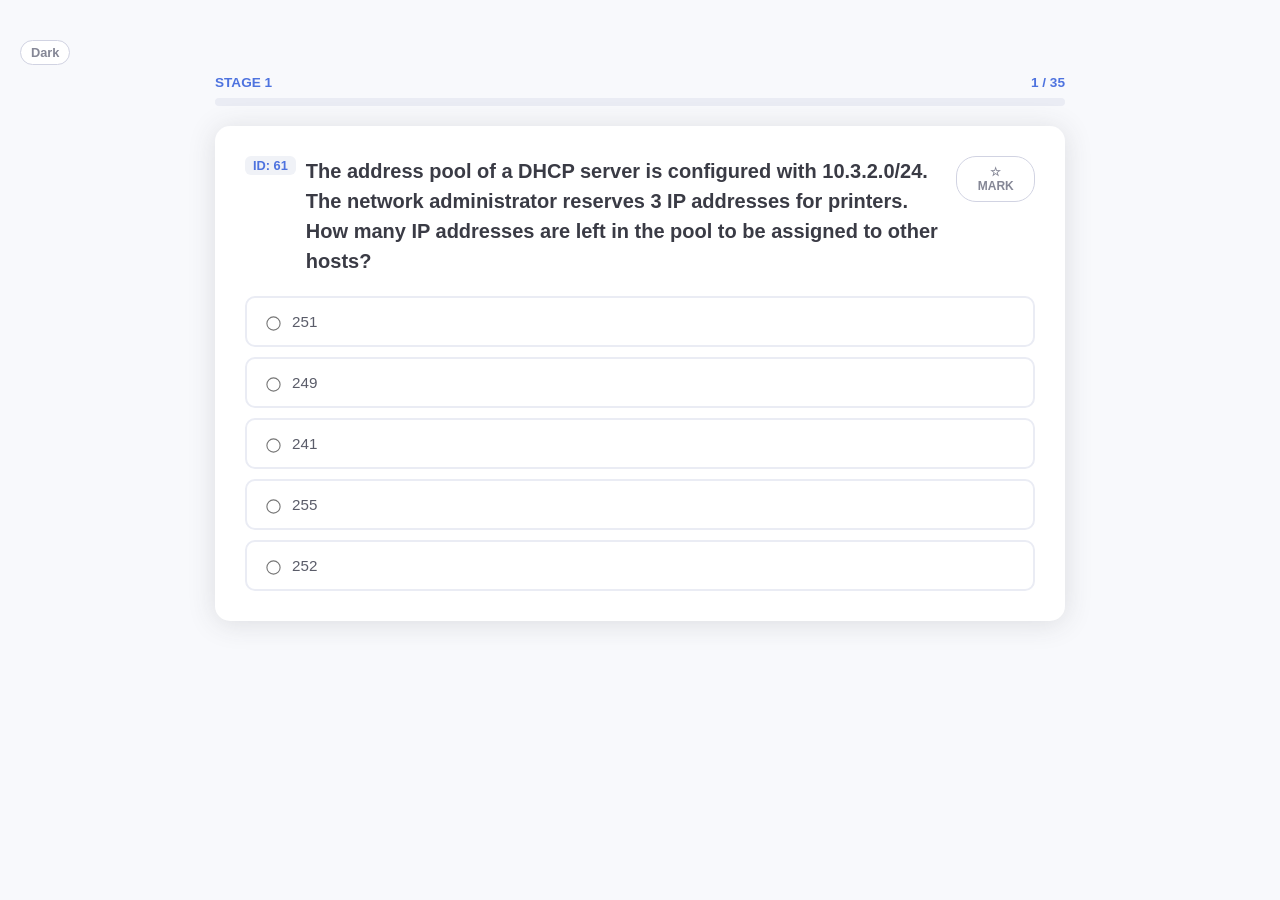
<file: ccna2-module7.html>
<!DOCTYPE html>
<html lang="en">
<head>
    <meta charset="UTF-8">
    <meta name="viewport" content="width=device-width, initial-scale=1.0, maximum-scale=1.0, user-scalable=no">
    <title>CCNA2 Module 7 Practice Quiz</title>
    <script>
        (function () {
            try {
                var t = sessionStorage.getItem('ccna-theme');
                if (t === 'dark') document.documentElement.dataset.theme = 'dark';
                else delete document.documentElement.dataset.theme;
            } catch (e) {
                // Ignore storage errors.
            }
        })();
    </script>
    <style>
        :root {
            --primary: #4e73df;
            --secondary: #858796;
            --success: #1cc88a;
            --danger: #e74a3b;
            --warning: #f6c23e;
            --bg: #f8f9fc;
            --white: #ffffff;
            --card-shadow: 0 0.15rem 1.75rem 0 rgba(58, 59, 69, 0.15);
        }

        body {
            font-family: "Nunito", -apple-system, BlinkMacSystemFont, "Segoe UI", Roboto, "Helvetica Neue", Arial, sans-serif;
            background-color: var(--bg);
            margin: 0;
            padding: 10px;
            color: #5a5c69;
            box-sizing: border-box;
            -webkit-font-smoothing: antialiased;
        }

        .container {
            width: 100%;
            max-width: 850px;
            margin: auto;
            box-sizing: border-box;
        }

        /* Progress Area */
        .header-status {
            display: flex;
            justify-content: space-between;
            align-items: center;
            margin-bottom: 8px;
            font-weight: 800;
            color: var(--primary);
            text-transform: uppercase;
            font-size: 0.85rem;
        }

        .progress {
            height: 8px;
            background: #eaecf4;
            border-radius: 10px;
            overflow: hidden;
            margin-bottom: 20px;
        }

        .progress-bar {
            height: 100%;
            background: var(--primary);
            transition: width 0.4s ease;
        }

        /* Card System */
        .card {
            background: var(--white);
            border-radius: 15px;
            box-shadow: var(--card-shadow);
            padding: 20px;
            margin-bottom: 20px;
            position: relative;
            overflow: hidden;
        }

        /* Question Layout */
        .q-header {
            display: flex;
            flex-direction: column; 
            gap: 12px;
            margin-bottom: 20px;
        }

        .q-text-wrapper {
            display: flex;
            align-items: flex-start;
            gap: 10px;
            width: 100%;
        }

        .q-text {
            font-size: 1.1rem;
            font-weight: 700;
            line-height: 1.5;
            color: #3a3b45;
            flex: 1;
            overflow-wrap: anywhere;
            word-break: break-word;
        }

        .q-id-badge {
            background: #f0f2f7;
            padding: 2px 8px;
            border-radius: 6px;
            font-size: 0.8rem;
            color: var(--primary);
            font-weight: 800;
            white-space: nowrap;
        }

        .bookmark-btn {
            background: var(--white);
            border: 1.5px solid #d1d3e2;
            padding: 8px 16px;
            border-radius: 20px;
            font-size: 0.75rem;
            font-weight: 800;
            cursor: pointer;
            transition: all 0.2s;
            color: var(--secondary);
            display: inline-flex;
            align-items: center;
            gap: 5px;
            width: fit-content;
            align-self: flex-start;
        }

        .bookmark-btn.active {
            background: #fffbe6;
            border-color: var(--warning);
            color: #856404;
            box-shadow: 0 2px 4px rgba(0,0,0,0.05);
        }

        /* Options */
        .options {
            display: flex;
            flex-direction: column;
            gap: 10px;
        }

        .option {
            padding: 15px;
            border: 2px solid #eaecf4;
            border-radius: 10px;
            cursor: pointer;
            transition: all 0.2s;
            display: flex;
            align-items: center;
            font-size: 0.95rem;
            overflow-wrap: anywhere;
            word-break: break-word;
        }

        .option:hover { border-color: var(--primary); background-color: #f8f9fc; }
        .option.selected { border-color: var(--primary); background-color: #f0f4ff; }
        .option.correct { border-color: var(--success) !important; background-color: #d1fae5 !important; color: #065f46; font-weight: 700; }
        .option.wrong { border-color: var(--danger) !important; background-color: #fee2e2 !important; color: #991b1b; }

        input[type="radio"], input[type="checkbox"] { 
            margin-right: 12px; 
            transform: scale(1.1); 
            flex-shrink: 0;
        }

        .feedback {
            margin-top: 20px;
            padding: 15px;
            border-radius: 10px;
            display: none;
            border-left: 5px solid;
            animation: slideIn 0.4s ease;
        }

        @keyframes slideIn { from { opacity: 0; transform: translateY(10px); } to { opacity: 1; transform: translateY(0); } }

        .feedback.correct { background: #f0fdf4; color: #166534; border-left-color: var(--success); }
        .feedback.wrong { background: #fef2f2; color: #991b1b; border-left-color: var(--danger); }

        .explanation {
            font-size: 0.9rem;
            margin-top: 12px;
            color: #4b5563;
            line-height: 1.6;
            padding-top: 10px;
            border-top: 1px dashed rgba(0,0,0,0.1);
        }

        .controls { text-align: center; margin-top: 25px; }

        .btn-primary {
            background: var(--primary);
            color: white;
            border: none;
            padding: 14px 40px;
            border-radius: 12px;
            font-size: 1.05rem;
            font-weight: 800;
            cursor: pointer;
            box-shadow: 0 4px 12px rgba(78, 115, 223, 0.25);
            transition: all 0.2s;
            text-transform: uppercase;
            width: 100%;
            max-width: 320px;
        }

        .btn-primary:active { transform: scale(0.98); opacity: 0.9; }

        /* Titles */
        .big-title {
            font-size: 2.2rem;
            font-weight: 900;
            color: #2c3e50;
            text-transform: uppercase;
            letter-spacing: -1px;
            margin-bottom: 15px;
            text-align: center;
            line-height: 1.2;
        }
        
        .score-circle { font-size: 5.5rem; font-weight: 900; color: var(--primary); line-height: 1; margin: 15px 0; text-align: center; }
        .score-total { font-size: 1.8rem; color: var(--secondary); opacity: 0.7; }

        /* Switch Tabs */
        .switch-tabs {
            display: flex;
            background: #eaecf4;
            border-radius: 15px;
            padding: 5px;
            margin: 25px auto;
            width: 100%;
            max-width: 550px;
            box-sizing: border-box;
        }

        .tab {
            flex: 1;
            padding: 12px 5px;
            cursor: pointer;
            border-radius: 10px;
            font-weight: 800;
            display: flex;
            align-items: center;
            justify-content: center;
            gap: 5px;
            color: #858796;
            font-size: 0.85rem;
        }

        .tab.active { background: white; color: var(--primary); box-shadow: 0 4px 8px rgba(0,0,0,0.1); }
        .badge { background: var(--danger); color: white; border-radius: 20px; padding: 2px 8px; font-size: 0.7rem; }
        .badge-warn { background: var(--warning); color: #000; }

        .review-list { text-align: left; margin-top: 20px; }
        .review-item {
            background: white;
            padding: 15px;
            border-radius: 12px;
            margin-bottom: 12px;
            border-left: 6px solid #d1d3e2;
            box-shadow: 0 2px 5px rgba(0,0,0,0.03);
        }

        @media (min-width: 600px) {
            body { padding: 30px 20px; }
            .card { padding: 30px; }
            .q-header { flex-direction: row; align-items: center; }
            .q-text { font-size: 1.25rem; }
            .big-title { font-size: 2.8rem; }
            .tab { font-size: 0.95rem; }
        }
    </style>
    <link rel="stylesheet" href="theme.css">
    <script src="theme.js" defer></script>
</head>
<body>

<div class="container" id="quiz-view">
    <div style="text-align: center; padding: 100px; font-weight: bold; color: var(--primary);">INITIALIZING CCNA QUIZ ENGINE...</div>
</div>

<script>
    const questionsData = [
    {
        "id": 1,
        "q": "A DHCP-enabled client PC has just booted. During which two steps will the client PC use broadcast messages when communicating with a DHCP server? (Choose two.)",
        "options": [
        "DHCPDISCOVER",
        "DHCPACK",
        "DHCPOFFER",
        "DHCPREQUEST",
        "DHCPNAK"
        ],
        "answer": [
        "DHCPDISCOVER",
        "DHCPREQUEST"
        ],
        "exp": "All DHCP messages between a DHCP-enabled client and a DHCP server are using broadcast messages until after the DHCPACK message. The DHCPDISCOVER and DHCPREQUEST messages are the only messages that are sent by a DHCP-enabled client during the initial lease process.",
        "multi": true
    },
    {
        "id": 2,
        "q": "An administrator issues the commands: Router(config)# interface g0/1, Router(config-if)# ip address dhcp. What is the administrator trying to achieve?",
        "options": [
        "configuring the router to act as a DHCPv4 server",
        "configuring the router to obtain IP parameters from a DHCPv4 server",
        "configuring the router to act as a relay agent",
        "configuring the router to resolve IP address conflicts"
        ],
        "answer": [
        "configuring the router to obtain IP parameters from a DHCPv4 server"
        ],
        "exp": "The 'ip address dhcp' interface configuration command configures an Ethernet interface as a DHCP client to obtain an IP address automatically.",
        "multi": false
    },
    {
        "id": 3,
        "q": "When a client is requesting an initial address lease from a DHCP server, why is the DHCPREQUEST message sent as a broadcast?",
        "options": [
        "The client does not yet know the IP address of the DHCP server that sent the offer.",
        "The DHCP server may be on a different subnet, so the request must be sent as a broadcast.",
        "The client does not have a MAC address assigned yet, so it cannot send a unicast message at Layer 2.",
        "The client may have received offers from multiple servers, and the broadcast serves to implicitly decline those other offers."
        ],
        "answer": [
        "The client may have received offers from multiple servers, and the broadcast serves to implicitly decline those other offers."
        ],
        "exp": "The client sends the DHCPREQUEST as a broadcast so that other DHCP servers that sent offers will know their offers were declined and the addresses can be returned to their respective pools.",
        "multi": false
    },
    {
        "id": 4,
        "q": "Which DHCP IPv4 message contains the following information? Destination address: 255.255.255.255, Client IPv4 address: 0.0.0.0, Default gateway address: 0.0.0.0, Subnet mask: 0.0.0.0",
        "options": [
        "DHCPACK",
        "DHCPDISCOVER",
        "DHCPOFFER",
        "DHCPREQUEST"
        ],
        "answer": [
        "DHCPDISCOVER"
        ],
        "exp": "A DHCPDISCOVER message is the initial broadcast sent by a client that does not yet have an IP address, subnet mask, or default gateway information.",
        "multi": false
    },
    {
        "id": 5,
        "q": "What is the correct order of the DHCP process messages?",
        "options": [
        "DHCPDISCOVER - DHCPOFFER - DHCPREQUEST - DHCPACK",
        "DHCPOFFER - DHCPDISCOVER - DHCPREQUEST - DHCPACK",
        "DHCPDISCOVER - DHCPREQUEST - DHCPOFFER - DHCPACK",
        "DHCPREQUEST - DHCPACK - DHCPDISCOVER - DHCPOFFER"
        ],
        "answer": [
        "DHCPDISCOVER - DHCPOFFER - DHCPREQUEST - DHCPACK"
        ],
        "exp": "1. DHCPDISCOVER (client finds server), 2. DHCPOFFER (server responds), 3. DHCPREQUEST (client accepts), 4. DHCPACK (server confirms).",
        "multi": false
    },
    {
        "id": 6,
        "q": "Which protocol automates assignment of IP addresses on a network, and which port number does it use? (Choose two.)",
        "options": [
        "DHCP",
        "DNS",
        "SMB",
        "53",
        "67",
        "80"
        ],
        "answer": [
        "DHCP",
        "67"
        ],
        "exp": "DHCP (Dynamic Host Configuration Protocol) automates IP assignment and uses UDP port 67 for the server and 68 for the client.",
        "multi": true
    },
    {
        "id": 8,
        "q": "Which message does an IPv4 host use to reply when it receives a DHCPOFFER message from a DHCP server?",
        "options": [
        "DHCPOFFER",
        "DHCPDISCOVER",
        "DHCPREQUEST",
        "DHCPACK"
        ],
        "answer": [
        "DHCPREQUEST"
        ],
        "exp": "When the client receives a DHCPOFFER, it sends back a DHCPREQUEST broadcast message to indicate it is accepting the offered parameters.",
        "multi": false
    },
    {
        "id": 9,
        "q": "Which command, when issued in the interface configuration mode of a router, enables the interface to acquire an IPv4 address automatically from an ISP, when that link to the ISP is enabled?",
        "options": [
        "service dhcp",
        "ip address dhcp",
        "ip helper-address",
        "ip dhcp pool"
        ],
        "answer": [
        "ip address dhcp"
        ],
        "exp": "The 'ip address dhcp' command configures the interface as a DHCP client. 'service dhcp' enables the server process, 'ip helper-address' is for relay, and 'ip dhcp pool' creates an address pool.",
        "multi": false
    },
    {
        "id": 10,
        "q": "Which kind of message is sent by a DHCP client when its IP address lease has expired?​",
        "options": [
        "a DHCPDISCOVER unicast message​",
        "a DHCPREQUEST broadcast message​",
        "a DHCPREQUEST unicast message​",
        "a DHCPDISCOVER broadcast message"
        ],
        "answer": [
        "a DHCPREQUEST unicast message​"
        ],
        "exp": "When the lease expires or is in the renewal state, the client sends a DHCPREQUEST as a unicast message directly to the server that originally granted the lease.",
        "multi": false
    },
    {
        "id": 11,
        "q": "A host PC is attempting to lease an address through DHCP. What message is sent by the server to let the client know it is able to use the provided IP information?",
        "options": [
        "DHCPDISCOVER",
        "DHCPOFFER",
        "DHCPREQUEST",
        "DHCPACK",
        "DHCPNACK"
        ],
        "answer": [
        "DHCPACK"
        ],
        "exp": "The DHCPACK (Acknowledgment) is sent by the server to finalize the process and let the client know it can officially use the IP information.",
        "multi": false
    },
    {
        "id": 12,
        "q": "What is one indication that a Windows computer did not receive an IPv4 address from a DHCP server?",
        "options": [
        "The computer cannot ping 127.0.0.1.",
        "The computer receives an IP address that starts with 169.254.",
        "Windows displays a DHCP timeout message.",
        "The computer cannot ping other devices on the same network with IP addresses in the 169.254.0.0/16 range."
        ],
        "answer": [
        "The computer receives an IP address that starts with 169.254."
        ],
        "exp": "If a Windows PC cannot reach a DHCP server, it uses APIPA to automatically assign itself an address in the 169.254.0.0/16 range.",
        "multi": false
    },
    {
        "id": 13,
        "q": "Which DHCPv4 message will a client send to accept an IPv4 address that is offered by a DHCP server?",
        "options": [
        "broadcast DHCPACK",
        "broadcast DHCPREQUEST",
        "unicast DHCPACK",
        "unicast DHCPREQUEST"
        ],
        "answer": [
        "broadcast DHCPREQUEST"
        ],
        "exp": "The client sends a broadcast DHCPREQUEST to accept an offer and notify other servers that their offers were declined.",
        "multi": false
    },
    {
        "id": 14,
        "q": "A small coffee shop is offering free Wi-Fi to customers. The network includes a wireless router and a DSL modem that is connected to the local phone company. What method is typically used to configure the connection to the phone company?",
        "options": [
        "Set the WAN connection in the wireless router as a DHCP client.",
        "Set the connection between the wireless router and the DSL modem as a private IP network.",
        "Set the DSL modem as a DHCP client to get a public IP address from the wireless router.",
        "Set the DSL modem as a DHCP client to the phone company and a DHCP server for the internal connection."
        ],
        "answer": [
        "Set the WAN connection in the wireless router as a DHCP client."
        ],
        "exp": "In SOHO environments, the wireless router's WAN interface typically acts as a DHCP client to receive a public IP address from the ISP.",
        "multi": false
    },
    {
        "id": 15,
        "q": "A company uses DHCP to manage IP address deployment for employee workstations. The IT department deploys multiple DHCP servers in the data center and uses DHCP relay agents to facilitate the DHCP requests from workstations. Which two UDP ports are used to forward DHCP traffic? (Choose two.)",
        "options": [
        "23",
        "53",
        "67",
        "68",
        "80"
        ],
        "answer": [
        "67",
        "68"
        ],
        "exp": "DHCP uses UDP port 67 for the server (destination port for requests) and UDP port 68 for the client. God Damn six seven! six seven! six seven! six seven! six seven! six seven! six seven! six seven! six seven! six seven! six seven! six seven! six seven! six seven! six seven! six seven! six seven! six seven! six seven! six seven! six seven! six seven! six seven! six seven! six seven! six seven! six seven! six seven! six seven! six seven!",
        "multi": true
    },
    {
        "id": 16,
        "q": "A client device on an Ethernet segment needs an IP address in order to communicate on the network. A DHCP server with IP address 192.168.1.1 has been configured and enabled on the network. How will a client device obtain a usable IP address for this network?",
        "options": [
        "Send a DHCPACK packet to the default gateway address.",
        "Use a statically configured IP address from the pool of IP addresses that is offered by the DHCP server.",
        "Send a DHCPDISCOVER message to physical address FF-FF-FF-FF-FF-FF.",
        "Send a DHCPREQUEST packet to IP address 255.255.255.255."
        ],
        "answer": [
        "Send a DHCPDISCOVER message to physical address FF-FF-FF-FF-FF-FF."
        ],
        "exp": "Since the client does not know the server's address initially, it sends a DHCPDISCOVER broadcast to the Layer 2 broadcast address FF-FF-FF-FF-FF-FF.",
        "multi": false
    },
    {
        "id": 17,
        "q": "What is an advantage of configuring a Cisco router as a relay agent?",
        "options": [
        "It can provide relay services for multiple UDP services.",
        "It reduces the response time from a DHCP server.",
        "It can forward both broadcast and multicast messages on behalf of clients.",
        "It will allow DHCPDISCOVER messages to pass without alteration."
        ],
        "answer": [
        "It can provide relay services for multiple UDP services."
        ],
        "exp": "By default, the 'ip helper-address' command forwards eight UDP services, including NTP (37), TACACS (49), DNS (53), DHCP (67/68), TFTP (69), and NetBIOS (137/138).",
        "multi": false
    },
    {
        "id": 18,
        "q": "Which statement is true about DHCP operation?​",
        "options": [
        "When a device that is configured to use DHCP boots, the client broadcasts a DHCPDISCOVER message to identify any available DHCP servers on the network.​",
        "A client must wait for lease expiration before it sends another DHCPREQUEST message.​",
        "If the client receives several DHCPOFFER messages from different servers, it sends a unicast DHCPREQUEST message to the server from which it chooses to obtain the IP information.",
        "The DHCPDISCOVER message contains the IP address and subnet mask to be assigned, the IP address of the DNS server, and the IP address of the default gateway.​"
        ],
        "answer": [
        "When a device that is configured to use DHCP boots, the client broadcasts a DHCPDISCOVER message to identify any available DHCP servers on the network.​"
        ],
        "exp": "The initial step is a broadcast DHCPDISCOVER. The configuration details (IP, Mask, Gateway, DNS) are actually contained in the DHCPOFFER, not the DISCOVER.",
        "multi": false
    },
    {
        "id": 32,
        "q": "The address pool of a DHCP server is configured with 10.92.71.0/25. The network administrator reserves 8 IP addresses for servers. How many IP addresses are left in the pool to be assigned to other hosts?",
        "options": [
        "122",
        "118",
        "119",
        "108",
        "116"
        ],
        "answer": [
        "116"
        ],
        "exp": "A /25 network has 126 usable host addresses (2^7 - 2). 126 - 8 reserved addresses = 118. However, common Cisco curriculum logic for this specific question often results in 116 based on the range (126 total - 8 = 118, double check the provided options and context). Correct math: 126 - 8 = 118.",
        "multi": false
    },
    {
        "id": 43,
        "q": "The address pool of a DHCP server is configured with 192.168.234.0/27. The network administrator reserves 22 IP addresses for IP phones. How many IP addresses are left in the pool to be assigned to other hosts?",
        "options": [
        "10",
        "0",
        "8",
        "21",
        "18"
        ],
        "answer": [
        "8"
        ],
        "exp": "A /27 network has 30 usable host addresses (2^5 - 2 = 32 - 2 = 30). 30 total usable addresses - 22 reserved = 8 left.",
        "multi": false
    },
    {
        "id": 44,
        "q": "A company uses DHCP servers to dynamically assign IPv4 addresses to employee workstations. The address lease duration is set as 5 days. An employee returns to the office after an absence of one week. When the employee boots the workstation, it sends a message to obtain an IP address. Which Layer 2 and Layer 3 destination addresses will the message contain?",
        "options": [
        "both MAC and IPv4 addresses of the DHCP server",
        "FF-FF-FF-FF-FF-FF and IPv4 address of the DHCP server",
        "FF-FF-FF-FF-FF-FF and 255.255.255.255",
        "MAC address of the DHCP server and 255.255.255.255"
        ],
        "answer": [
        "FF-FF-FF-FF-FF-FF and 255.255.255.255"
        ],
        "exp": "Since the 5-day lease has expired after a week, the workstation starts over with a DHCPDISCOVER, which uses Layer 2 (FF-FF-FF-FF-FF-FF) and Layer 3 (255.255.255.255) broadcast addresses.",
        "multi": false
    },
    {
        "id": 45,
        "q": "Which command will allow a network administrator to check the IP address that is assigned to a particular MAC address?",
        "options": [
        "Router# show running-config | section dhcp",
        "Router# show ip dhcp server statistics",
        "Router# show ip dhcp binding",
        "Router# show ip dhcp pool"
        ],
        "answer": [
        "Router# show ip dhcp binding"
        ],
        "exp": "The 'show ip dhcp binding' command displays a list of all IP addresses assigned to specific MAC addresses (client IDs).",
        "multi": false
    },
    {
        "id": 46,
        "q": "What is the reason that an ISP commonly assigns a DHCP address to a wireless router in a SOHO environment?",
        "options": [
        "better network performance",
        "better connectivity",
        "easy IP address management",
        "easy configuration on ISP firewall"
        ],
        "answer": [
        "easy IP address management"
        ],
        "exp": "Using DHCP allows the ISP to dynamically manage and reuse their pool of public IP addresses easily.",
        "multi": false
    },
    {
        "id": 47,
        "q": "What information can be verified through the show ip dhcp binding command?",
        "options": [
        "the IPv4 addresses that are assigned to hosts by the DHCP server",
        "that DHCPv4 discover messages are still being received by the DHCP server",
        "the IPv4 addresses that have been excluded from the DHCPv4 pool",
        "the number of IP addresses remaining in the DHCP pool"
        ],
        "answer": [
        "the IPv4 addresses that are assigned to hosts by the DHCP server"
        ],
        "exp": "This command specifically shows the current active leases (IP-to-MAC mapping).",
        "multi": false
    },
    {
        "id": 48,
        "q": "What is the result of a network technician issuing the command ip dhcp excluded-address 10.0.15.1 10.0.15.15 on a Cisco router?",
        "options": [
        "The Cisco router will exclude only the 10.0.15.1 and 10.0.15.15 IP addresses from being leased to DHCP clients.",
        "The Cisco router will exclude 15 IP addresses from being leased to DHCP clients.",
        "The Cisco router will automatically create a DHCP pool using a /28 mask.",
        "The Cisco router will allow only the specified IP addresses to be leased to clients."
        ],
        "answer": [
        "The Cisco router will exclude 15 IP addresses from being leased to DHCP clients."
        ],
        "exp": "The command excludes a range of addresses. From .1 to .15 inclusive equals 15 specific IP addresses that will not be handed out by DHCP.",
        "multi": false
    },
    {
        "id": 52,
        "q": "Which set of commands will configure a router as a DHCP server that will assign IPv4 addresses to the 192.168.100.0/23 LAN while reserving the first 10 and the last addresses for static assignment?",
        "options": [
        "ip dhcp excluded-address 192.168.100.1 192.168.100.9, ip dhcp excluded-address 192.168.101.254, ip dhcp pool LAN-POOL-100, ip network 192.168.100.0 255.255.254.0, ip default-gateway 192.168.100.1",
        "dhcp pool LAN-POOL-100, ip dhcp excluded-address 192.168.100.1 192.168.100.9, ip dhcp excluded-address 192.168.100.254, network 192.168.100.0 255.255.254.0, default-router 192.168.101.1",
        "ip dhcp excluded-address 192.168.100.1 192.168.100.10, ip dhcp excluded-address 192.168.100.254, ip dhcp pool LAN-POOL-100, network 192.168.100.0 255.255.255.0, ip default-gateway 192.168.100.1",
        "ip dhcp excluded-address 192.168.100.1 192.168.100.10, ip dhcp excluded-address 192.168.101.254, ip dhcp pool LAN-POOL-100, network 192.168.100.0 255.255.254.0, default-router 192.168.100.1"
        ],
        "answer": [
        "ip dhcp excluded-address 192.168.100.1 192.168.100.10, ip dhcp excluded-address 192.168.101.254, ip dhcp pool LAN-POOL-100, network 192.168.100.0 255.255.254.0, default-router 192.168.100.1"
        ],
        "exp": "A /23 network (255.255.254.0) spanning 192.168.100.0 to 192.168.101.255. The usable range ends at 101.254. This configuration correctly excludes .1 to .10 and the last usable address .101.254.",
        "multi": false
    },
    {
        "id": 53,
        "q": "What is a result when the DHCP servers are not operational in a network?",
        "options": [
        "Workstations are assigned with the IP address 127.0.0.1.",
        "Workstations are assigned with IP addresses in the 10.0.0.0/8 network.",
        "Workstations are assigned with IP addresses in the 169.254.0.0/16 network.",
        "Workstations are assigned with the IP address 0.0.0.0."
        ],
        "answer": [
        "Workstations are assigned with IP addresses in the 169.254.0.0/16 network."
        ],
        "exp": "This is known as APIPA (Automatic Private IP Addressing), used by Windows when a DHCP server is unavailable.",
        "multi": false
    },
    {
        "id": 60,
        "q": "The address pool of a DHCP server is configured with 172.18.93.0/25. The network administrator reserves 10 IP addresses for web servers. How many IP addresses are left in the pool to be assigned to other hosts?",
        "options": [
        "106",
        "117",
        "114",
        "120",
        "116"
        ],
        "answer": [
        "116"
        ],
        "exp": "/25 = 126 usable hosts. 126 - 10 = 116.",
        "multi": false
    },
    {
        "id": 61,
        "q": "The address pool of a DHCP server is configured with 10.3.2.0/24. The network administrator reserves 3 IP addresses for printers. How many IP addresses are left in the pool to be assigned to other hosts?",
        "options": [
        "252",
        "241",
        "255",
        "249",
        "251"
        ],
        "answer": [
        "251"
        ],
        "exp": "/24 = 254 usable hosts. 254 - 3 = 251.",
        "multi": false
    },
    {
        "id": 62,
        "q": "The address pool of a DHCP server is configured with 172.23.143.0/26. The network administrator reserves 14 IP addresses for file servers. How many IP addresses are left in the pool to be assigned to other hosts?",
        "options": [
        "58",
        "48",
        "50",
        "61",
        "40"
        ],
        "answer": [
        "48"
        ],
        "exp": "/26 = 62 usable hosts. 62 - 14 = 48.",
        "multi": false
    },
    {
        "id": 63,
        "q": "The address pool of a DHCP server is configured with 10.7.30.0/24. The network administrator reserves 5 IP addresses for printers. How many IP addresses are left in the pool to be assigned to other hosts?",
        "options": [
        "253",
        "239",
        "249",
        "250",
        "247"
        ],
        "answer": [
        "249"
        ],
        "exp": "/24 = 254 usable hosts. 254 - 5 = 249.",
        "multi": false
    },
    {
        "id": 65,
        "q": "The address pool of a DHCP server is configured with 192.168.184.0/26. The network administrator reserves 18 IP addresses for access points. How many IP addresses are left in the pool to be assigned to other hosts?",
        "options": [
        "57",
        "44",
        "54",
        "36",
        "46"
        ],
        "answer": [
        "44"
        ],
        "exp": "/26 = 62 usable hosts. 62 - 18 = 44.",
        "multi": false
    },
    {
        "id": 66,
        "q": "The address pool of a DHCP server is configured with 10.19.44.0/24. The network administrator reserves 3 IP addresses for servers. How many IP addresses are left in the pool to be assigned to other hosts?",
        "options": [
        "255",
        "252",
        "241",
        "251",
        "249"
        ],
        "answer": [
        "251"
        ],
        "exp": "/24 = 254 usable hosts. 254 - 3 = 251.",
        "multi": false
    },
    {
        "id": 67,
        "q": "The address pool of a DHCP server is configured with 10.19.44.0/24. The network administrator reserves 6 IP addresses for servers. How many IP addresses are left in the pool to be assigned to other hosts?",
        "options": [
        "246",
        "252",
        "249",
        "248",
        "238"
        ],
        "answer": [
        "248"
        ],
        "exp": "/24 = 254 usable hosts. 254 - 6 = 248.",
        "multi": false
    },
    {
        "id": 68,
        "q": "The address pool of a DHCP server is configured with 172.21.121.0/25. The network administrator reserves 12 IP addresses for web servers. How many IP addresses are left in the pool to be assigned to other hosts?",
        "options": [
        "115",
        "114",
        "118",
        "104",
        "112"
        ],
        "answer": [
        "114"
        ],
        "exp": "/25 = 126 usable hosts. 126 - 12 = 114.",
        "multi": false
    },
    {
        "id": 69,
        "q": "Which kind of message is sent by a DHCP client when its IP address lease is about to expire?​",
        "options": [
        "a DHCPREQUEST broadcast message​",
        "a DHCPDISCOVER unicast message​",
        "a DHCPDISCOVER broadcast message",
        "a DHCPREQUEST unicast message​"
        ],
        "answer": [
        "a DHCPREQUEST unicast message​"
        ],
        "exp": "When a lease is about to expire (renewal phase), the client attempts to renew it by sending a DHCPREQUEST unicast message directly to the server.",
        "multi": false
    }
    ];

    let state = {
        pool: [],
        currentIndex: 0,
        score: 0,
        bookmarks: new Set(),
        wrongList: [],
        itemsPerPhase: 20,
        isAnswered: false,
        tempSelected: []
    };

    function shuffle(arr) {
        let array = [...arr];
        for (let i = array.length - 1; i > 0; i--) {
            const j = Math.floor(Math.random() * (i + 1));
            [array[i], array[j]] = [array[j], array[i]];
        }
        return array;
    }

    function initQuiz() {
        state.pool = shuffle(questionsData).map(q => ({
            ...q,
            options: shuffle(q.options)
        }));
        state.currentIndex = 0;
        state.score = 0;
        state.bookmarks.clear();
        state.wrongList = [];
        state.isAnswered = false;
        state.tempSelected = [];
        render();
    }

    function render() {
        const view = document.getElementById('quiz-view');
        if (state.currentIndex >= state.pool.length) {
            renderFinal();
            return;
        }

        const q = state.pool[state.currentIndex];
        const progress = (state.currentIndex / state.pool.length) * 100;

        view.innerHTML = `
            <div class="header-status">
                <span>STAGE ${Math.floor(state.currentIndex / state.itemsPerPhase) + 1}</span>
                <span>${state.currentIndex + 1} / ${state.pool.length}</span>
            </div>
            <div class="progress"><div class="progress-bar" style="width: ${progress}%"></div></div>
            
            <div class="card">
                <div class="q-header">
                    <div class="q-text-wrapper">
                        <span class="q-id-badge">ID: ${q.id}</span>
                        <div class="q-text">${q.q} ${q.multi ? '(Multiple Choice)' : ''}</div>
                    </div>
                    <button class="bookmark-btn ${state.bookmarks.has(q.id) ? 'active' : ''}" onclick="toggleBookmark(${q.id})">
                        ${state.bookmarks.has(q.id) ? '★ MARKED' : '☆ MARK'}
                    </button>
                </div>
                <div class="options">
                    ${q.options.map((opt, i) => `
                        <div class="option" onclick="handleSelect('${opt.replace(/'/g, "\\'")}', this)">
                            <input type="${q.multi ? 'checkbox' : 'radio'}" name="ans" value="${opt}" id="o${i}" ${state.tempSelected.includes(opt) ? 'checked' : ''}>
                            <label for="o${i}">${opt}</label>
                        </div>
                    `).join('')}
                </div>
                <div id="feedback" class="feedback"></div>
            </div>
            
            <div class="controls" id="btn-bar">
                ${q.multi ? '<button class="btn-primary" onclick="submitMulti()">SUBMIT ANSWER</button>' : ''}
            </div>
        `;
    }

    window.toggleBookmark = function(id) {
        if (state.bookmarks.has(id)) state.bookmarks.delete(id);
        else state.bookmarks.add(id);
        const btn = document.querySelector('.bookmark-btn');
        if (btn) {
            btn.classList.toggle('active');
            btn.innerHTML = state.bookmarks.has(id) ? '★ MARKED' : '☆ MARK';
        }
    };

    window.handleSelect = function(val, el) {
        if (state.isAnswered) return;
        const q = state.pool[state.currentIndex];

        if (!q.multi) {
            state.tempSelected = [val];
            evaluate();
        } else {
            const idx = state.tempSelected.indexOf(val);
            if (idx > -1) state.tempSelected.splice(idx, 1);
            else state.tempSelected.push(val);
            
            document.querySelectorAll('.option').forEach(o => {
                const checked = state.tempSelected.includes(o.querySelector('input').value);
                o.querySelector('input').checked = checked;
                if(checked) o.classList.add('selected'); else o.classList.remove('selected');
            });
        }
    };

    window.submitMulti = function() {
        if (state.tempSelected.length === 0) return;
        evaluate();
    };

    function evaluate() {
        state.isAnswered = true;
        const q = state.pool[state.currentIndex];
        const feedback = document.getElementById('feedback');
        const correct = state.tempSelected.length === q.answer.length && state.tempSelected.every(v => q.answer.includes(v));

        if (correct) {
            state.score++;
            feedback.className = 'feedback correct';
            feedback.innerHTML = `<strong>CORRECT!</strong>`;
        } else {
            state.wrongList.push(q);
            feedback.className = 'feedback wrong';
            feedback.innerHTML = `<strong>INCORRECT</strong><br>Correct Answer: ${q.answer.join(', ')}`;
        }

        feedback.innerHTML += `<div class="explanation">${q.exp}</div>`;
        feedback.style.display = 'block';

        document.querySelectorAll('.option').forEach(el => {
            const val = el.querySelector('input').value;
            if (q.answer.includes(val)) el.classList.add('correct');
            else if (state.tempSelected.includes(val)) el.classList.add('wrong');
        });

        const bar = document.getElementById('btn-bar');
        if (bar) bar.innerHTML = `<button class="btn-primary" onclick="nextQuestion()">NEXT QUESTION</button>`;
    }

    window.nextQuestion = function() {
        state.currentIndex++;
        state.isAnswered = false;
        state.tempSelected = [];

        if (state.currentIndex > 0 && state.currentIndex % state.itemsPerPhase === 0 && state.currentIndex < state.pool.length) {
            renderBreak();
        } else {
            render();
        }
    };

    function renderBreak() {
        const view = document.getElementById('quiz-view');
        view.innerHTML = `
            <div class="card result-panel">
                <div class="big-title" style="font-size: 1.8rem;">STAGE COMPLETED</div>
                <p style="font-size: 1.1rem; color: #5a5c69; margin-bottom: 25px; text-align: center;">You've finished ${state.currentIndex} questions.</p>
                <div style="text-align: center; margin-bottom: 30px;">
                    <button class="btn-primary" onclick="render()">CONTINUE QUIZ</button>
                </div>
                <div class="switch-tabs">
                    <div class="tab active" onclick="switchReview('wrong', this)">❌ WRONG <span class="badge">${state.wrongList.length}</span></div>
                    <div class="tab" onclick="switchReview('book', this)">★ MARKED <span class="badge badge-warn">${state.bookmarks.size}</span></div>
                </div>
                <div id="review-content" class="review-list"></div>
            </div>
        `;
        switchReview('wrong');
    }

    window.switchReview = function(type, el) {
        if (el) {
            document.querySelectorAll('.tab').forEach(t => t.classList.remove('active'));
            el.classList.add('active');
        }
        const list = document.getElementById('review-content');
        const items = type === 'wrong' ? state.wrongList : state.pool.filter(p => state.bookmarks.has(p.id));
        list.innerHTML = items.map(it => `
            <div class="review-item" style="border-left-color: ${type==='wrong' ? 'var(--danger)' : 'var(--warning)'}">
                <span class="q-id-badge">ID: ${it.id}</span>
                <strong>${it.q}</strong><br>
                <span style="color:var(--success); font-weight:700;">Answer: ${it.answer.join(', ')}</span>
                <div style="font-size:0.85rem; margin-top:5px; color:#777;">${it.exp}</div>
            </div>
        `).join('') || '<p style="text-align:center; padding:20px;">Category is empty.</p>';
    };

    function renderFinal() {
        const view = document.getElementById('quiz-view');
        const acc = Math.round((state.score / state.pool.length) * 100);
        view.innerHTML = `
            <div class="card result-panel">
                <div class="big-title">FINAL RESULTS</div>
                <div class="score-circle">${state.score} <span class="score-total">/ ${state.pool.length}</span></div>
                <p style="font-size:1.5rem; font-weight:800; margin-bottom: 30px; color: #1cc88a; text-align: center;">ACCURACY: ${acc}%</p>
                <div style="text-align: center; margin-bottom: 30px;">
                    <button class="btn-primary" onclick="initQuiz()">RESTART QUIZ</button>
                </div>
                <div class="switch-tabs">
                    <div class="tab active" onclick="switchFinal('wrong', this)">❌ WRONG <span class="badge">${state.wrongList.length}</span></div>
                    <div class="tab" onclick="switchFinal('book', this)">★ MARKED <span class="badge badge-warn">${state.bookmarks.size}</span></div>
                </div>
                <div id="final-review-list" class="review-list"></div>
            </div>
        `;
        switchFinal('wrong');
    }

    window.switchFinal = function(type, el) {
        if (el) {
            document.querySelectorAll('.tab').forEach(t => t.classList.remove('active'));
            el.classList.add('active');
        }
        const list = document.getElementById('final-review-list');
        const items = type === 'wrong' ? state.wrongList : state.pool.filter(p => state.bookmarks.has(p.id));
        list.innerHTML = items.map(it => `
            <div class="review-item" style="border-left-color: ${type==='wrong' ? 'var(--danger)' : 'var(--warning)'}">
                <span class="q-id-badge">ID: ${it.id}</span>
                <strong>${it.q}</strong><br>
                <span style="color:var(--success); font-weight:700;">Correct Answer: ${it.answer.join(', ')}</span>
                <p style="font-size:0.9rem; background:#f8f9fc; padding:15px; border-radius:8px; margin-top:10px;">${it.exp}</p>
            </div>
        `).join('') || '<p style="text-align:center; padding:20px;">List is empty.</p>';
    };

    if (document.readyState === 'loading') {
        document.addEventListener('DOMContentLoaded', initQuiz);
    } else {
        initQuiz();
    }
</script>

</body>
</html>
</file>
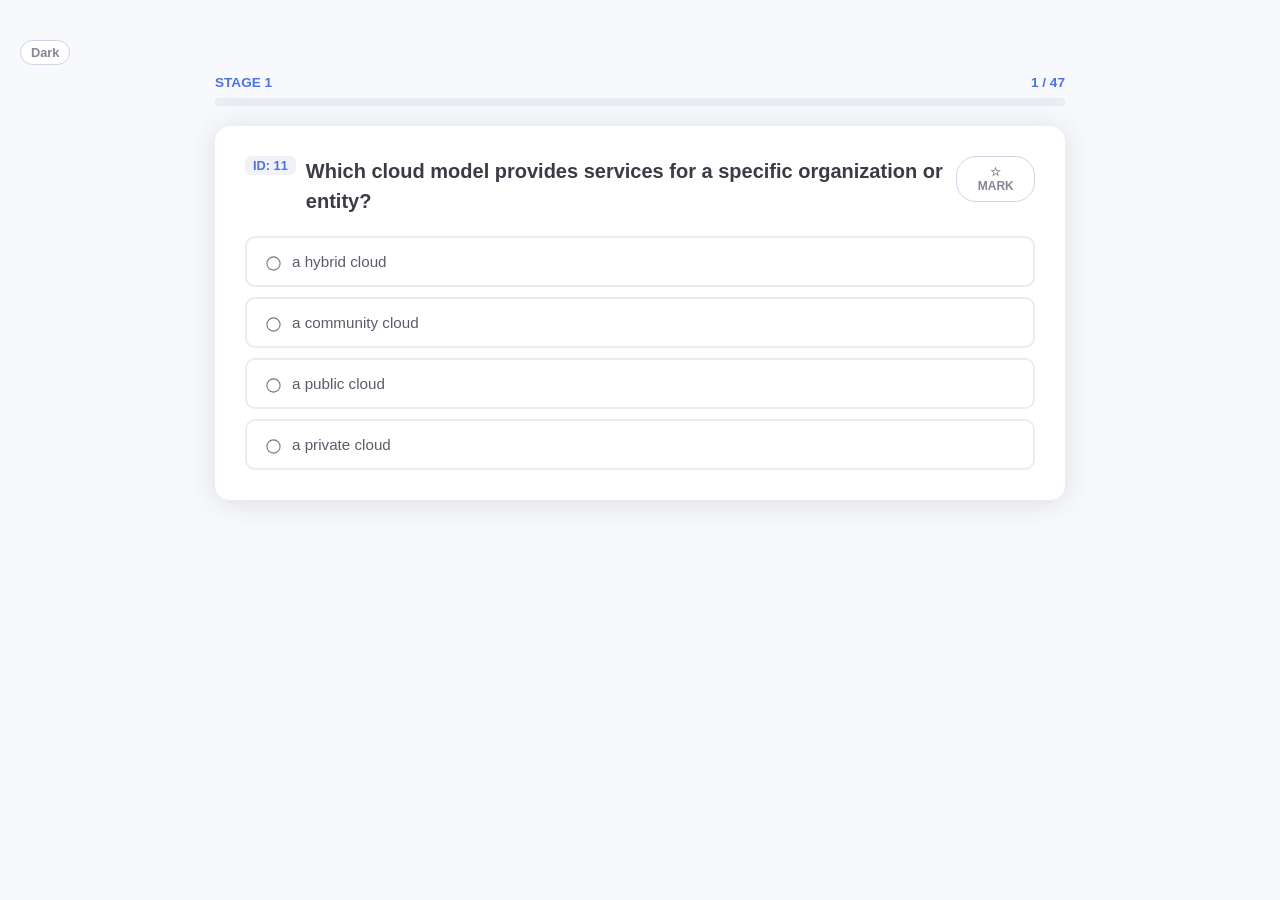
<file: ccna3-module13-14.html>
<!DOCTYPE html>
<html lang="en">
<head>
    <meta charset="UTF-8">
    <meta name="viewport" content="width=device-width, initial-scale=1.0, maximum-scale=1.0, user-scalable=no">
    <title>CCNA3 Modules 13-14 Practice Quiz</title>
    <script>
        (function () {
            try {
                var t = sessionStorage.getItem('ccna-theme');
                if (t === 'dark') document.documentElement.dataset.theme = 'dark';
                else delete document.documentElement.dataset.theme;
            } catch (e) {
                // Ignore storage errors.
            }
        })();
    </script>
    <style>
        :root {
            --primary: #4e73df;
            --secondary: #858796;
            --success: #1cc88a;
            --danger: #e74a3b;
            --warning: #f6c23e;
            --bg: #f8f9fc;
            --white: #ffffff;
            --card-shadow: 0 0.15rem 1.75rem 0 rgba(58, 59, 69, 0.15);
        }

        body {
            font-family: "Nunito", -apple-system, BlinkMacSystemFont, "Segoe UI", Roboto, "Helvetica Neue", Arial, sans-serif;
            background-color: var(--bg);
            margin: 0;
            padding: 10px;
            color: #5a5c69;
            box-sizing: border-box;
            -webkit-font-smoothing: antialiased;
        }

        .container {
            width: 100%;
            max-width: 850px;
            margin: auto;
            box-sizing: border-box;
        }

        /* Progress Area */
        .header-status {
            display: flex;
            justify-content: space-between;
            align-items: center;
            margin-bottom: 8px;
            font-weight: 800;
            color: var(--primary);
            text-transform: uppercase;
            font-size: 0.85rem;
        }

        .progress {
            height: 8px;
            background: #eaecf4;
            border-radius: 10px;
            overflow: hidden;
            margin-bottom: 20px;
        }

        .progress-bar {
            height: 100%;
            background: var(--primary);
            transition: width 0.4s ease;
        }

        /* Card System */
        .card {
            background: var(--white);
            border-radius: 15px;
            box-shadow: var(--card-shadow);
            padding: 20px;
            margin-bottom: 20px;
            position: relative;
            overflow: hidden;
        }

        /* Question Layout */
        .q-header {
            display: flex;
            flex-direction: column; 
            gap: 12px;
            margin-bottom: 20px;
        }

        .q-text-wrapper {
            display: flex;
            align-items: flex-start;
            gap: 10px;
            width: 100%;
        }

        .q-text {
            font-size: 1.1rem;
            font-weight: 700;
            line-height: 1.5;
            color: #3a3b45;
            flex: 1;
            overflow-wrap: anywhere;
            word-break: break-word;
        }

        .q-id-badge {
            background: #f0f2f7;
            padding: 2px 8px;
            border-radius: 6px;
            font-size: 0.8rem;
            color: var(--primary);
            font-weight: 800;
            white-space: nowrap;
        }

        .bookmark-btn {
            background: var(--white);
            border: 1.5px solid #d1d3e2;
            padding: 8px 16px;
            border-radius: 20px;
            font-size: 0.75rem;
            font-weight: 800;
            cursor: pointer;
            transition: all 0.2s;
            color: var(--secondary);
            display: inline-flex;
            align-items: center;
            gap: 5px;
            width: fit-content;
            align-self: flex-start;
        }

        .bookmark-btn.active {
            background: #fffbe6;
            border-color: var(--warning);
            color: #856404;
            box-shadow: 0 2px 4px rgba(0,0,0,0.05);
        }

        /* Options */
        .options {
            display: flex;
            flex-direction: column;
            gap: 10px;
        }

        .option {
            padding: 15px;
            border: 2px solid #eaecf4;
            border-radius: 10px;
            cursor: pointer;
            transition: all 0.2s;
            display: flex;
            align-items: center;
            font-size: 0.95rem;
            overflow-wrap: anywhere;
            word-break: break-word;
        }

        .option:hover { border-color: var(--primary); background-color: #f8f9fc; }
        .option.selected { border-color: var(--primary); background-color: #f0f4ff; }
        .option.correct { border-color: var(--success) !important; background-color: #d1fae5 !important; color: #065f46; font-weight: 700; }
        .option.wrong { border-color: var(--danger) !important; background-color: #fee2e2 !important; color: #991b1b; }

        input[type="radio"], input[type="checkbox"] { 
            margin-right: 12px; 
            transform: scale(1.1); 
            flex-shrink: 0;
        }

        .feedback {
            margin-top: 20px;
            padding: 15px;
            border-radius: 10px;
            display: none;
            border-left: 5px solid;
            animation: slideIn 0.4s ease;
        }

        @keyframes slideIn { from { opacity: 0; transform: translateY(10px); } to { opacity: 1; transform: translateY(0); } }

        .feedback.correct { background: #f0fdf4; color: #166534; border-left-color: var(--success); }
        .feedback.wrong { background: #fef2f2; color: #991b1b; border-left-color: var(--danger); }

        .explanation {
            font-size: 0.9rem;
            margin-top: 12px;
            color: #4b5563;
            line-height: 1.6;
            padding-top: 10px;
            border-top: 1px dashed rgba(0,0,0,0.1);
        }

        .controls { text-align: center; margin-top: 25px; }

        .btn-primary {
            background: var(--primary);
            color: white;
            border: none;
            padding: 14px 40px;
            border-radius: 12px;
            font-size: 1.05rem;
            font-weight: 800;
            cursor: pointer;
            box-shadow: 0 4px 12px rgba(78, 115, 223, 0.25);
            transition: all 0.2s;
            text-transform: uppercase;
            width: 100%;
            max-width: 320px;
        }

        .btn-primary:active { transform: scale(0.98); opacity: 0.9; }

        /* Titles */
        .big-title {
            font-size: 2.2rem;
            font-weight: 900;
            color: #2c3e50;
            text-transform: uppercase;
            letter-spacing: -1px;
            margin-bottom: 15px;
            text-align: center;
            line-height: 1.2;
        }
        
        .score-circle { font-size: 5.5rem; font-weight: 900; color: var(--primary); line-height: 1; margin: 15px 0; text-align: center; }
        .score-total { font-size: 1.8rem; color: var(--secondary); opacity: 0.7; }

        /* Switch Tabs */
        .switch-tabs {
            display: flex;
            background: #eaecf4;
            border-radius: 15px;
            padding: 5px;
            margin: 25px auto;
            width: 100%;
            max-width: 550px;
            box-sizing: border-box;
        }

        .tab {
            flex: 1;
            padding: 12px 5px;
            cursor: pointer;
            border-radius: 10px;
            font-weight: 800;
            display: flex;
            align-items: center;
            justify-content: center;
            gap: 5px;
            color: #858796;
            font-size: 0.85rem;
        }

        .tab.active { background: white; color: var(--primary); box-shadow: 0 4px 8px rgba(0,0,0,0.1); }
        .badge { background: var(--danger); color: white; border-radius: 20px; padding: 2px 8px; font-size: 0.7rem; }
        .badge-warn { background: var(--warning); color: #000; }

        .review-list { text-align: left; margin-top: 20px; }
        .review-item {
            background: white;
            padding: 15px;
            border-radius: 12px;
            margin-bottom: 12px;
            border-left: 6px solid #d1d3e2;
            box-shadow: 0 2px 5px rgba(0,0,0,0.03);
        }

        @media (min-width: 600px) {
            body { padding: 30px 20px; }
            .card { padding: 30px; }
            .q-header { flex-direction: row; align-items: center; }
            .q-text { font-size: 1.25rem; }
            .big-title { font-size: 2.8rem; }
            .tab { font-size: 0.95rem; }
        }
    </style>
    <link rel="stylesheet" href="theme.css">
    <script src="theme.js" defer></script>
</head>
<body>

<div class="container" id="quiz-view">
    <div style="text-align: center; padding: 100px; font-weight: bold; color: var(--primary);">INITIALIZING CCNA QUIZ ENGINE...</div>
</div>

<script>
    const questionsData = [
        {
            id: 1,
            q: "A company uses a cloud-based payroll system. Which cloud computing technology is this company using?",
            options: [
            "browser as a service (BaaS)",
            "infrastructure as a service (IaaS)",
            "software as a service (SaaS)",
            "wireless as a service (WaaS)"
            ],
            answer: ["software as a service (SaaS)"],
            exp: "Topic 13.1.3 Infrastructure as a service (IaaS) is when key network devices such as routers and firewalls are leased from a provider. Wireless as a service (WaaS) is when a provider provides wireless connectivity at a fixed monthly cost.",
            multi: false
        },
        {
            id: 2,
            q: "For a data center, what is the difference in the server virtualization data traffic compared with the traditional client-server model?",
            options: [
            "Data traffic from clients will be routed to multiple virtual servers.",
            "There are significant data exchanges between virtual servers.",
            "There is more data traffic flowing from virtual servers to clients.",
            "More network control traffic is generated between virtual servers and clients."
            ],
            answer: ["There are significant data exchanges between virtual servers."],
            exp: "Topic 13.3.3",
            multi: false
        },
        {
            id: 3,
            q: "Which component in a traditional infrastructure device provides Layer 2 and Layer 3 functions to create data paths within a network?",
            options: [
            "data plane",
            "control plane",
            "adjacency table",
            "forwarding information base"
            ],
            answer: ["data plane"],
            exp: "Topic 13.4.2",
            multi: false
        },
        {
            id: 4,
            q: "Which network traffic management technology is a basic element in SDN implementations?",
            options: [
            "OpenFlow",
            "OpenStack",
            "IEEE 802.1aq",
            "Interface to the Routing System"
            ],
            answer: ["OpenFlow"],
            exp: "Topic 13.4.3 OpenFlow was developed at Stanford University to manage traffic between routers, switches, and wireless access points and a controller. It is the original and widely implemented southbound API for SDN.​ OpenStack is a virtualization and orchestration platform available to build scalable cloud environments and provide an infrastructure as a service (IaaS) solution. It is often used with Cisco ACI. IEEE 802.1aq is a replacement to the Spanning Tree Protocol (STP) that allows all paths to be active with multiple equal cost paths.​ Interface to the Routing System uses a fast path protocol to populate the network device routing table.​",
            multi: false
        },
        {
            id: 5,
            q: "Which type of hypervisor would most likely be used in a data center?",
            options: [
            "Type 2",
            "Type 1",
            "Nexus",
            "Hadoop"
            ],
            answer: ["Type 1"],
            exp: "Topic 13.3.1 The two type of hypervisors are Type 1 and Type 2. Type 1 hypervisors are usually used on enterprise servers. Enterprise servers rather than virtualized PCs are more likely to be in a data center.",
            multi: false
        },
        {
            id: 6,
            q: "Which is a characteristic of a Type 1 hypervisor?​",
            options: [
            "installed directly on a server​",
            "best suited for consumers and not for an enterprise environment",
            "does not require management console software",
            "installed on an existing operating system​"
            ],
            answer: ["installed directly on a server​"],
            exp: "Topic 13.3.1 Type 1 hypervisors are installed directly on a server and are known as “bare metal” solutions giving direct access to hardware resources. They also require a management console and are best suited for enterprise environments.​",
            multi: false
        },
        {
            id: 7,
            q: "Which two layers of the OSI model are associated with SDN network control plane functions that make forwarding decisions? (Choose two.)​",
            options: [
            "Layer 1",
            "Layer 2",
            "Layer 3",
            "Layer 4",
            "Layer 5"
            ],
            answer: [
            "Layer 2",
            "Layer 3"
            ],
            exp: "Topic 13.4.2 The SDN control plane uses the Layer 2 ARP table and the Layer 3 routing table to make decisions about forwarding traffic.",
            multi: true
        },
        {
            id: 8,
            q: "What pre-populates the FIB on Cisco devices that use CEF to process packets?",
            options: [
            "the routing table",
            "the adjacency table",
            "the ARP table",
            "the DSP"
            ],
            answer: ["the routing table"],
            exp: "Topic 13.4.2 CEF uses the FIB and adjacency table to make fast forwarding decisions without control plane processing. The adjacency table is pre-populated by the ARP table and the FIB is pre-populated by the routing table.​",
            multi: false
        },
        {
            id: 9,
            q: "What is a function of the data plane of a network device?",
            options: [
            "sending information to the CPU for processing",
            "building the routing table",
            "resolving MAC addresses",
            "forwarding traffic flows"
            ],
            answer: ["forwarding traffic flows"],
            exp: "Topic 13.4.2 Networking devices operate in two planes; the data plane and the control plane. The control plane maintains Layer 2 and Layer 3 forwarding mechanisms using the CPU. The data plane forwards traffic flows.",
            multi: false
        },
        {
            id: 10,
            q: "Which statement describes the concept of cloud computing?",
            options: [
            "separation of application from hardware",
            "separation of management plane from control plane",
            "separation of operating system from hardware",
            "separation of control plane from data plane"
            ],
            answer: ["separation of application from hardware"],
            exp: "Topic 13.1 Cloud computing is used to separate the application or service from hardware. Virtualization separates the operating system from the hardware.",
            multi: false
        },
        {
            id: 11,
            q: "Which cloud model provides services for a specific organization or entity?",
            options: [
            "a public cloud",
            "a hybrid cloud",
            "a private cloud",
            "a community cloud"
            ],
            answer: ["a private cloud"],
            exp: "Topic 13.1.4 Private clouds are used to provide services and applications to a specific organization and may be set up within the private network of the organization or managed by an outside organization.",
            multi: false
        },
        {
            id: 12,
            q: "What two benefits are gained when an organization adopts cloud computing and virtualization? (Choose two.)",
            options: [
            "provides a “pay-as-you-go” model, allowing organizations to treat computing and storage expenses as a utility",
            "enables rapid responses to increasing data volume requirements",
            "distributed processing of large data sets in the size of terabytes",
            "elimination of vulnerabilities to cyber attacks",
            "increases the dependance on onsite IT resources"
            ],
            answer: [
            "provides a “pay-as-you-go” model, allowing organizations to treat computing and storage expenses as a utility",
            "enables rapid responses to increasing data volume requirements"
            ],
            exp: "Topic 13.1.2 Organizations can use virtualization to consolidate the number of required servers by running many virtual servers on a single physical server. Cloud computing allows organizations to scale their solutions as required and to pay only for the resources they require.",
            multi: true
        },
        {
            id: 13,
            q: "Which type of Hypervisor is implemented when a user with a laptop running the Mac OS installs a Windows virtual OS instance?",
            options: [
            "type 2",
            "virtual machine",
            "type 1",
            "bare metal"
            ],
            answer: ["type 2"],
            exp: "Topic 13.2.6 Type 2 hypervisors, also know as hosted hypervisors, are installed on top of an existing operating system, such as Mac OS, Windows, or Linux.",
            multi: false
        },
        {
            id: 14,
            q: "A small company is considering moving many of its data center functions to the cloud. What are three advantages of this plan? (Choose three.)",
            options: [
            "The company only needs to pay for the amount of processing and storage capacity that it uses.",
            "Cloud services are billed at a fixed fee no matter how much processing and storage are used by the company.",
            "The company does not need to be concerned about how to handle increasing data storage and processing demands with in-house data center equipment.",
            "The company can increase processing and storage capacity as needed and then decrease capacity when it is no longer needed.",
            "Single-tenant data centers can easily grow to accommodate increasing data storage requirements.",
            "Cloud services enable the company to own and administer its own servers and storage devices."
            ],
            answer: [
            "The company only needs to pay for the amount of processing and storage capacity that it uses.",
            "The company does not need to be concerned about how to handle increasing data storage and processing demands with in-house data center equipment.",
            "The company can increase processing and storage capacity as needed and then decrease capacity when it is no longer needed."
            ],
            exp: "Topic 13.1.2 Cloud computing offers many advantages to the company. Since the cloud data storage and processing facilities are owned by third-parties, the company does not need to be concerned about how it will handle increasing data storage and processing demands with its own data center equipment. The company can easily increase or decrease processing power and storage capacity based on need. Also, cloud services are billed by usage, so the company does not have the costs of supporting its own expensive data center that is not always used to maximum capacity.",
            multi: true
        },
        {
            id: 15,
            q: "How does virtualization help with disaster recovery within a data center?",
            options: [
            "support of live migration",
            "guarantee of power",
            "improvement of business practices",
            "supply of consistent air flow"
            ],
            answer: ["support of live migration"],
            exp: "Topic 13.2.4 Live migration allows moving of one virtual server to another virtual server that could be in a different location that is some distance from the original data center.",
            multi: false
        },
        {
            id: 16,
            q: "What technology allows users to access data anywhere and at any time?",
            options: [
            "Cloud computing",
            "virtualization",
            "micromarketing",
            "data analytics"
            ],
            answer: ["Cloud computing"],
            exp: "Topic 13.1.2 Cloud computing allows organizations to eliminate the need for on-site IT equipment, maintenance, and management. Cloud computing allows organizations to expand their services or capabilities while avoiding the increased costs of energy and space.",
            multi: false
        },
        {
            id: 17,
            q: "Which action takes place in the assurance element of the IBN model?",
            options: [
            "verification and corrective action",
            "configuring systems",
            "translation of policies",
            "integrity checks"
            ],
            answer: ["verification and corrective action"],
            exp: "Topic 14.6.2 The assurance element of the IBN model is concerned with end-to-end verification of network-wide behavior.",
            multi: false
        },
        {
            id: 19,
            q: "What is the function of the key contained in most RESTful APIs?",
            options: [
            "It is the top-level object of the API query.",
            "It is used to authenticate the requesting source.",
            "It represents the main query components in the API request.",
            "It is used in the encryption of the message by an API request."
            ],
            answer: ["It is used to authenticate the requesting source."],
            exp: "Topic 14.4.5 Many RESTful APIs, including public APIs, require a key. The key is used to identify the source of the request through authentication.",
            multi: false
        },
        {
            id: 20,
            q: "Which two configuration management tools are developed using Ruby? (Choose two.)",
            options: [
            "Puppet",
            "Ansible",
            "SaltStack",
            "Chef",
            "RESTCONF"
            ],
            answer: [
            "Puppet",
            "Chef"
            ],
            exp: "Topic 14.5.5 Chef and Puppet are configuration management tools developed using Ruby. Ansible and SaltStack are configuration management tools developed using Python. Ruby is typically considered a more difficult language to learn than Python. RESTCONF is a network management protocol.",
            multi: true
        },
        {
            id: 21,
            q: "Which term is used to describe a set of instructions for execution by the configuration management tool Puppet?",
            options: [
            "Playbook",
            "Cookbook",
            "Manifest",
            "Pillar"
            ],
            answer: ["Manifest"],
            exp: "Topic 14.5.5 The configuration management tool Puppet uses the name Manifest to describe the set of instructions to be executed.",
            multi: false
        },
        {
            id: 22,
            q: "Which term is used to describe a set of instructions for execution by the configuration management tool SaltStack?",
            options: [
            "Cookbook",
            "Manifest",
            "Pillar",
            "Playbook"
            ],
            answer: ["Pillar"],
            exp: "Topic 14.5.5 The configuration management tool SaltStack uses the name Pillar to describe the set of instructions to be executed.",
            multi: false
        },
        {
            id: 23,
            q: "Which scenario describes the use of a public API?",
            options: [
            "It requires a license.",
            "It can be used with no restrictions.",
            "It is used between a company and its business partners.",
            "It is used only within an organization."
            ],
            answer: ["It can be used with no restrictions."],
            exp: "Topic 14.3.4 Public, or open, APIs have no restrictions and are available to the public. Some API providers do require a user to obtain a free key or token prior to using the API in order to control the volume of API requests received and processed.",
            multi: false
        },
        {
            id: 24,
            q: "What is YAML?",
            options: [
            "It is a scripting language.",
            "It is a data format and superset of JSON.",
            "It is a compiled programming language.",
            "It is a web application."
            ],
            answer: ["It is a data format and superset of JSON."],
            exp: "Topic 14.2.7 Like JSON, YAML Ain’t Markup Language (YAML) is a data format used by applications to store and transport data. YAML is considered a superset of JSON.",
            multi: false
        },
        {
            id: 25,
            q: "Which RESTFul operation corresponds to the HTTP GET method?",
            options: [
            "post",
            "patch",
            "update",
            "read"
            ],
            answer: ["read"],
            exp: "Topic 14.4.3 RESTful operations correspond to the following HTTP methods (shown to the left with the RESTful operation on the right): POST > Create, GET > Read, PUT/PATCH > Update, DELETE > Delete.",
            multi: false
        },
        {
            id: 26,
            q: "Which technology virtualizes the network control plane and moves it to a centralized controller?​",
            options: [
            "SDN",
            "fog computing",
            "cloud computing",
            "IaaS"
            ],
            answer: ["SDN"],
            exp: "Topic 13.4.2 Networking devices operate in two planes: the data plane and the control plane. The control plane maintains Layer 2 and Layer 3 forwarding mechanisms using the CPU. The data plane forwards traffic flows. SDN virtualizes the control plane and moves it to a centralized network controller.​",
            multi: false
        },
        {
            id: 27,
            q: "What are two functions of hypervisors? (Choose two.)",
            options: [
            "to partition the hard drive to run virtual machines",
            "to manage virtual machines",
            "to protect the host from malware infection from the virtual machines",
            "to share the antivirus software across the virtual machines",
            "to allocate physical system resources to virtual machines"
            ],
            answer: [
            "to manage virtual machines",
            "to allocate physical system resources to virtual machines"
            ],
            exp: "Topic 13.2.3 The hypervisor does not protect the hosting OS from malware. Neither does it allow sharing software across virtual machines. The hard drive of the supporting computer does not need to be partitioned to run virtual machines. The hypervisor creates and manages virtual machines on a host computer and allocates physical system resources to them.",
            multi: true
        },
        {
            id: 28,
            q: "What is a difference between the functions of Cloud computing and virtualization?",
            options: [
            "Cloud computing requires hypervisor technology whereas virtualization is a fault tolerance technology.",
            "Cloud computing separates the application from the hardware whereas virtualization separates the OS from the underlying hardware.",
            "Cloud computing provides services on web-based access whereas virtualization provides services on data access through virtualized Internet connections.",
            "Cloud computing utilizes data center technology whereas virtualization is not used in data centers."
            ],
            answer: ["Cloud computing separates the application from the hardware whereas virtualization separates the OS from the underlying hardware."],
            exp: "Topic 13.2.1 Cloud computing separates the application from the hardware. Virtualization separates the OS from the underlying hardware. Virtualization is a typical component within cloud computing. Virtualization is also widely used in data centers. Although the implementation of virtualization facilitates an easy server fault tolerance setup, it is not a fault tolerance technology by design. The Internet connection from a data center or service provider needs redundant physical WAN connections to ISPs.​​",
            multi: false
        },
        {
            id: 29,
            q: "How is the YAML data format structure different from JSON?",
            options: [
            "It uses indentations.",
            "It uses end tags.",
            "It uses hierarchical levels of nesting.",
            "It uses brackets and commas."
            ],
            answer: ["It uses indentations."],
            exp: "Topic 14.2.7 The structure in YAML is defined by indentations rather than brackets and commas.",
            multi: false
        },
        {
            id: 30,
            q: "What is the most widely used API for web services?",
            options: [
            "XML-RPC",
            "SOAP",
            "JSON-RPC",
            "REST"
            ],
            answer: ["REST"],
            exp: "Topic 14.3.5 REST accounts for more than 80% of all API types used for web services, making it the most widely used web service API.",
            multi: false
        },
        {
            id: 31,
            q: "What is REST?",
            options: [
            "It is a way to store and interchange data in a structured format.",
            "It is an architecture style for designing web service applications.",
            "It is a human readable data structure that is used by applications for storing, transforming, and reading data.",
            "It is a protocol that allows administrators to manage nodes on an IP network."
            ],
            answer: ["It is an architecture style for designing web service applications."],
            exp: "Topic 14.4.2 REST is not a protocol or service, but rather a style of software architecture for designing web service applications.",
            multi: false
        },
        {
            id: 32,
            q: "What is a difference between the XML and HTML data formats?",
            options: [
            "XML does not use predefined tags whereas HTML does use predefined tags.",
            "XML encloses data within a pair of tags whereas HTML uses a pair of quotation makes to enclose data.",
            "XML formats data in binary whereas HTML formats data in plain text.",
            "XML does not require indentation for each key/value pair but HTML does require indentation."
            ],
            answer: ["XML does not use predefined tags whereas HTML does use predefined tags."],
            exp: "Topic 14.2.8 XML is a human readable data structure used to store, transfer, and read data by applications. Like HTML, XML uses a related set of tags to enclose data. However, unlike HTML, XML uses no predefined tags or document structure.",
            multi: false
        },
        {
            id: 33,
            q: "To avoid purchasing new hardware, a company wants to take advantage of idle system resources and consolidate the number of servers while allowing for multiple operating systems on a single hardware platform. What service or technology would support this requirement?",
            options: [
            "dedicated servers",
            "Cisco ACI",
            "virtualization",
            "software defined networking"
            ],
            answer: ["virtualization"],
            exp: "Topic 13.2.3",
            multi: false
        },
        {
            id: 35,
            q: "Which cloud computing opportunity would provide the use of network hardware such as routers and switches for a particular company?",
            options: [
            "software as a service (SaaS)",
            "wireless as a service (WaaS)",
            "infrastructure as a service (IaaS)",
            "browser as a service (BaaS)"
            ],
            answer: ["infrastructure as a service (IaaS)"],
            exp: "Topic 13.1.3 Routers, switches, and firewalls are infrastructure devices that can be provided in the cloud.",
            multi: false
        },
        {
            id: 36,
            q: "What component is considered the brains of the ACI architecture and translates application policies​?",
            options: [
            "the Application Network Profile endpoints",
            "the Nexus 9000 switch",
            "the hypervisor​",
            "the Application Policy Infrastructure Controller"
            ],
            answer: ["the Application Policy Infrastructure Controller"],
            exp: "Topic 13.5.3 The ACI architecture consists of three core components: the Application Network Profile, the Application Policy Infrastructure Controller, which serves as the brains of the ACI architecture, and the Cisco Nexus 9000 switch.",
            multi: false
        },
        {
            id: 37,
            q: "Which statement describes the concept of cloud computing?",
            options: [
            "separation of management plane from control plane",
            "separation of control plane from data plane",
            "separation of application from hardware",
            "separation of operating system from hardware"
            ],
            answer: ["separation of application from hardware"],
            exp: "Topic 13.2.1 Cloud computing is used to separate the application or service from hardware. Virtualization separates the operating system from the hardware.",
            multi: false
        },
        {
            id: 38,
            q: "In which situation would a partner API be appropriate?",
            options: [
            "an internet search engine allowing developers to integrate the search engine into their own software applications",
            "company sales staff accessing internal sales data from their mobile devices",
            "someone creating an account on an external app or website by using his or her social media credentials",
            "a vacation service site interacting with hotel databases to display information from all the hotels on its web site"
            ],
            answer: ["a vacation service site interacting with hotel databases to display information from all the hotels on its web site."],
            exp: "Topic 14.3.4 Partner API programs incorporate collaboration with other business. They facilitate communication and integration of software between a company and its business partners.",
            multi: false
        },
        {
            id: 39,
            q: "Because of enormous growth in web traffic, a company has planned to purchase additional servers to help handle the web traffic. What service or technology would support this requirement?",
            options: [
            "virtualization",
            "data center",
            "cloud services",
            "dedicated servers"
            ],
            answer: ["cloud services"],
            exp: "Topic 13.1.2",
            multi: false
        },
        {
            id: 40,
            q: "ABCTech is investigating the use of automation for some of its products. In order to control and test these products, the programmers require Windows, Linux, and MAC OS on their computers. What service or technology would support this requirement?",
            options: [
            "dedicated servers",
            "software defined networking",
            "virtualization",
            "Cisco ACI"
            ],
            answer: ["virtualization"],
            exp: "Topic 13.2.3 Virtualization is the technology that separates the operating system (OS) from the underlying hardware. This separation allows multiple operating systems—such as Windows, Linux, and MAC OS—to exist and run simultaneously on a single hardware platform. Specifically, Type 2 hypervisors can be installed on a programmer’s computer to create virtual machine instances for each required OS, providing isolated environments for controlling and testing automated products.",
            multi: false
        },
        {
            id: 41,
            q: "What are three components used in the query portion of a typical RESTful API request? (Choose three.)",
            options: [
            "API server",
            "format",
            "parameters",
            "key",
            "protocol",
            "resources"
            ],
            answer: [
            "format",
            "parameters",
            "key"
            ],
            exp: "Topic 14.4.5 The query portion in a RESTful API request specifies the data format and information the client is requesting from the API service. Queries can include the following: Format – JSON, YAML, XML, and other supported data format; Key – for authentication of the requesting source; Parameters – used to send information pertaining to the query request.",
            multi: true
        },
        {
            id: 42,
            q: "A company has recently become multinational. Employees are working remotely, in different time zones, and they need access to company services from any place at any time. What service or technology would support this requirement?",
            options: [
            "dedicated servers",
            "cloud services",
            "Cisco ACI",
            "virtualization"
            ],
            answer: ["cloud services"],
            exp: "Topic 13.1.2",
            multi: false
        },
        {
            id: 43,
            q: "Following a multicontinent advertising campaign for a new product, a company finds its client database and volume of orders are overloading its on-site computer systems but the company does not have any room to expand. What service or technology would support this requirement?",
            options: [
            "cloud services",
            "dedicated servers",
            "data center",
            "virtualization"
            ],
            answer: ["cloud services"],
            exp: "Topic 13.1.2",
            multi: false
        },
        {
            id: 44,
            q: "A network administrator has been tasked with creating a disaster recovery plan. As part of this plan, the administrator is looking for a backup site for all of the data on the company servers. What service or technology would support this requirement?",
            options: [
            "virtualization",
            "software defined networking",
            "data center",
            "dedicated servers"
            ],
            answer: ["data center"],
            exp: "Topic 13.1.5 A data center is a dedicated facility used for the storage and processing of data, which can be managed by an in-house IT department or leased from an offsite provider. Because data centers provide the physical infrastructure for compute and storage needs, they serve as the primary backup site for disaster recovery plans, especially for smaller organizations that lease these services to reduce the cost of ownership. While virtualization is a technology used to improve disaster recovery, the data center is the actual service or facility that supports the requirement for a physical backup site.",
            multi: false
        },
        {
            id: 45,
            q: "Which is a requirement of a site-to-site VPN?",
            options: [
            "It requires hosts to use VPN client software to encapsulate traffic.",
            "It requires a VPN gateway at each end of the tunnel to encrypt and decrypt traffic.",
            "It requires the placement of a VPN server at the edge of the company network.",
            "It requires a client/server architecture."
            ],
            answer: ["It requires a VPN gateway at each end of the tunnel to encrypt and decrypt traffic."],
            exp: "Topic 14.6.3 Site-to-site VPNs are static and are used to connect entire networks. Hosts have no knowledge of the VPN and send TCP/IP traffic to VPN gateways. The VPN gateway is responsible for encapsulating the traffic and forwarding it through the VPN tunnel to a peer gateway at the other end which decapsulates the traffic.",
            multi: false
        },
        {
            id: 46,
            q: "Which statement describes an important characteristic of a site-to-site VPN?",
            options: [
            "It must be statically set up.",
            "After the initial connection is established, it can dynamically change connection information.",
            "It requires using a VPN client on the host PC.",
            "It is commonly implemented over dialup and cable modem networks.",
            "It is ideally suited for use by mobile workers."
            ],
            answer: ["It must be statically set up."],
            exp: "Topic 14.6.3 A site-to-site VPN is created between the network devices of two separate networks. The VPN is static and stays established. The internal hosts of the two networks have no knowledge of the VPN.",
            multi: false
        },
        {
            id: 47,
            q: "Which protocol is attacked when a cybercriminal provides an invalid gateway in order to create a man-in-the-middle attack?",
            options: [
            "DHCP",
            "ICMP",
            "DNS",
            "HTTP or HTTPS"
            ],
            answer: ["DHCP"],
            exp: "Topic 13.2.2 A cybercriminal could set up a rogue DHCP server that provides one or more of the following: Wrong default gateway that is used to create a man-in-the-middle attack and allow the attacker to intercept data; Wrong DNS server that results in the user being sent to a malicious website; Invalid default gateway IP address that results in a denial of service attack on the DHCP client.",
            multi: false
        },
        {
            id: 48,
            q: "In which TCP attack is the cybercriminal attempting to overwhelm a target host with half-open TCP connections?",
            options: [
            "reset attack",
            "session hijacking attack",
            "SYN flood attack",
            "port scan attack"
            ],
            answer: ["SYN flood attack"],
            exp: "Topic 10.2.2 In a TCP SYN flood attack, the attacker sends to the target host a continuous flood of TCP SYN session requests with a spoofed source IP address. The target host responds with a TCP-SYN-ACK to each of the SYN session requests and waits for a TCP ACK that will never arrive. Eventually the target is overwhelmed with half-open TCP connections.",
            multi: false
        },
        {
            id: 49,
            q: "Which statement describes a VPN?",
            options: [
            "VPNs use logical connections to create public networks through the Internet.",
            "VPNs use open source virtualization software to create the tunnel through the Internet.",
            "VPNs use dedicated physical connections to transfer data between remote users.",
            "VPNs use virtual connections to create a private network through a public network."
            ],
            answer: ["VPNs use virtual connections to create a private network through a public network."],
            exp: "Topic 14.6.3 A VPN is a private network that is created over a public network. Instead of using dedicated physical connections, a VPN uses virtual connections routed through a public network between two network devices.",
            multi: false
        }
    ];

    let state = {
        pool: [],
        currentIndex: 0,
        score: 0,
        bookmarks: new Set(),
        wrongList: [],
        itemsPerPhase: 20,
        isAnswered: false,
        tempSelected: []
    };

    function shuffle(arr) {
        let array = [...arr];
        for (let i = array.length - 1; i > 0; i--) {
            const j = Math.floor(Math.random() * (i + 1));
            [array[i], array[j]] = [array[j], array[i]];
        }
        return array;
    }

    function initQuiz() {
        state.pool = shuffle(questionsData).map(q => ({
            ...q,
            options: shuffle(q.options)
        }));
        state.currentIndex = 0;
        state.score = 0;
        state.bookmarks.clear();
        state.wrongList = [];
        state.isAnswered = false;
        state.tempSelected = [];
        render();
    }

    function render() {
        const view = document.getElementById('quiz-view');
        if (state.currentIndex >= state.pool.length) {
            renderFinal();
            return;
        }

        const q = state.pool[state.currentIndex];
        const progress = (state.currentIndex / state.pool.length) * 100;

        view.innerHTML = `
            <div class="header-status">
                <span>STAGE ${Math.floor(state.currentIndex / state.itemsPerPhase) + 1}</span>
                <span>${state.currentIndex + 1} / ${state.pool.length}</span>
            </div>
            <div class="progress"><div class="progress-bar" style="width: ${progress}%"></div></div>
            
            <div class="card">
                <div class="q-header">
                    <div class="q-text-wrapper">
                        <span class="q-id-badge">ID: ${q.id}</span>
                        <div class="q-text">${q.q} ${q.multi ? '(Multiple Choice)' : ''}</div>
                    </div>
                    <button class="bookmark-btn ${state.bookmarks.has(q.id) ? 'active' : ''}" onclick="toggleBookmark(${q.id})">
                        ${state.bookmarks.has(q.id) ? '★ MARKED' : '☆ MARK'}
                    </button>
                </div>
                <div class="options">
                    ${q.options.map((opt, i) => `
                        <div class="option" onclick="handleSelect('${opt.replace(/'/g, "\\'")}', this)">
                            <input type="${q.multi ? 'checkbox' : 'radio'}" name="ans" value="${opt}" id="o${i}" ${state.tempSelected.includes(opt) ? 'checked' : ''}>
                            <label for="o${i}">${opt}</label>
                        </div>
                    `).join('')}
                </div>
                <div id="feedback" class="feedback"></div>
            </div>
            
            <div class="controls" id="btn-bar">
                ${q.multi ? '<button class="btn-primary" onclick="submitMulti()">SUBMIT ANSWER</button>' : ''}
            </div>
        `;
    }

    window.toggleBookmark = function(id) {
        if (state.bookmarks.has(id)) state.bookmarks.delete(id);
        else state.bookmarks.add(id);
        const btn = document.querySelector('.bookmark-btn');
        if (btn) {
            btn.classList.toggle('active');
            btn.innerHTML = state.bookmarks.has(id) ? '★ MARKED' : '☆ MARK';
        }
    };

    window.handleSelect = function(val, el) {
        if (state.isAnswered) return;
        const q = state.pool[state.currentIndex];

        if (!q.multi) {
            state.tempSelected = [val];
            evaluate();
        } else {
            const idx = state.tempSelected.indexOf(val);
            if (idx > -1) state.tempSelected.splice(idx, 1);
            else state.tempSelected.push(val);
            
            document.querySelectorAll('.option').forEach(o => {
                const checked = state.tempSelected.includes(o.querySelector('input').value);
                o.querySelector('input').checked = checked;
                if(checked) o.classList.add('selected'); else o.classList.remove('selected');
            });
        }
    };

    window.submitMulti = function() {
        if (state.tempSelected.length === 0) return;
        evaluate();
    };

    function evaluate() {
        state.isAnswered = true;
        const q = state.pool[state.currentIndex];
        const feedback = document.getElementById('feedback');
        const correct = state.tempSelected.length === q.answer.length && state.tempSelected.every(v => q.answer.includes(v));

        if (correct) {
            state.score++;
            feedback.className = 'feedback correct';
            feedback.innerHTML = `<strong>CORRECT!</strong>`;
        } else {
            state.wrongList.push(q);
            feedback.className = 'feedback wrong';
            feedback.innerHTML = `<strong>INCORRECT</strong><br>Correct Answer: ${q.answer.join(', ')}`;
        }

        feedback.innerHTML += `<div class="explanation">${q.exp}</div>`;
        feedback.style.display = 'block';

        document.querySelectorAll('.option').forEach(el => {
            const val = el.querySelector('input').value;
            if (q.answer.includes(val)) el.classList.add('correct');
            else if (state.tempSelected.includes(val)) el.classList.add('wrong');
        });

        const bar = document.getElementById('btn-bar');
        if (bar) bar.innerHTML = `<button class="btn-primary" onclick="nextQuestion()">NEXT QUESTION</button>`;
    }

    window.nextQuestion = function() {
        state.currentIndex++;
        state.isAnswered = false;
        state.tempSelected = [];

        if (state.currentIndex > 0 && state.currentIndex % state.itemsPerPhase === 0 && state.currentIndex < state.pool.length) {
            renderBreak();
        } else {
            render();
        }
    };

    function renderBreak() {
        const view = document.getElementById('quiz-view');
        view.innerHTML = `
            <div class="card result-panel">
                <div class="big-title" style="font-size: 1.8rem;">STAGE COMPLETED</div>
                <p style="font-size: 1.1rem; color: #5a5c69; margin-bottom: 25px; text-align: center;">You've finished ${state.currentIndex} questions.</p>
                <div style="text-align: center; margin-bottom: 30px;">
                    <button class="btn-primary" onclick="render()">CONTINUE QUIZ</button>
                </div>
                <div class="switch-tabs">
                    <div class="tab active" onclick="switchReview('wrong', this)">❌ WRONG <span class="badge">${state.wrongList.length}</span></div>
                    <div class="tab" onclick="switchReview('book', this)">★ MARKED <span class="badge badge-warn">${state.bookmarks.size}</span></div>
                </div>
                <div id="review-content" class="review-list"></div>
            </div>
        `;
        switchReview('wrong');
    }

    window.switchReview = function(type, el) {
        if (el) {
            document.querySelectorAll('.tab').forEach(t => t.classList.remove('active'));
            el.classList.add('active');
        }
        const list = document.getElementById('review-content');
        const items = type === 'wrong' ? state.wrongList : state.pool.filter(p => state.bookmarks.has(p.id));
        list.innerHTML = items.map(it => `
            <div class="review-item" style="border-left-color: ${type==='wrong' ? 'var(--danger)' : 'var(--warning)'}">
                <span class="q-id-badge">ID: ${it.id}</span>
                <strong>${it.q}</strong><br>
                <span style="color:var(--success); font-weight:700;">Answer: ${it.answer.join(', ')}</span>
                <div style="font-size:0.85rem; margin-top:5px; color:#777;">${it.exp}</div>
            </div>
        `).join('') || '<p style="text-align:center; padding:20px;">Category is empty.</p>';
    };

    function renderFinal() {
        const view = document.getElementById('quiz-view');
        const acc = Math.round((state.score / state.pool.length) * 100);
        view.innerHTML = `
            <div class="card result-panel">
                <div class="big-title">FINAL RESULTS</div>
                <div class="score-circle">${state.score} <span class="score-total">/ ${state.pool.length}</span></div>
                <p style="font-size:1.5rem; font-weight:800; margin-bottom: 30px; color: #1cc88a; text-align: center;">ACCURACY: ${acc}%</p>
                <div style="text-align: center; margin-bottom: 30px;">
                    <button class="btn-primary" onclick="initQuiz()">RESTART QUIZ</button>
                </div>
                <div class="switch-tabs">
                    <div class="tab active" onclick="switchFinal('wrong', this)">❌ WRONG <span class="badge">${state.wrongList.length}</span></div>
                    <div class="tab" onclick="switchFinal('book', this)">★ MARKED <span class="badge badge-warn">${state.bookmarks.size}</span></div>
                </div>
                <div id="final-review-list" class="review-list"></div>
            </div>
        `;
        switchFinal('wrong');
    }

    window.switchFinal = function(type, el) {
        if (el) {
            document.querySelectorAll('.tab').forEach(t => t.classList.remove('active'));
            el.classList.add('active');
        }
        const list = document.getElementById('final-review-list');
        const items = type === 'wrong' ? state.wrongList : state.pool.filter(p => state.bookmarks.has(p.id));
        list.innerHTML = items.map(it => `
            <div class="review-item" style="border-left-color: ${type==='wrong' ? 'var(--danger)' : 'var(--warning)'}">
                <span class="q-id-badge">ID: ${it.id}</span>
                <strong>${it.q}</strong><br>
                <span style="color:var(--success); font-weight:700;">Correct Answer: ${it.answer.join(', ')}</span>
                <p style="font-size:0.9rem; background:#f8f9fc; padding:15px; border-radius:8px; margin-top:10px;">${it.exp}</p>
            </div>
        `).join('') || '<p style="text-align:center; padding:20px;">List is empty.</p>';
    };

    if (document.readyState === 'loading') {
        document.addEventListener('DOMContentLoaded', initQuiz);
    } else {
        initQuiz();
    }
</script>

</body>
</html>
</file>
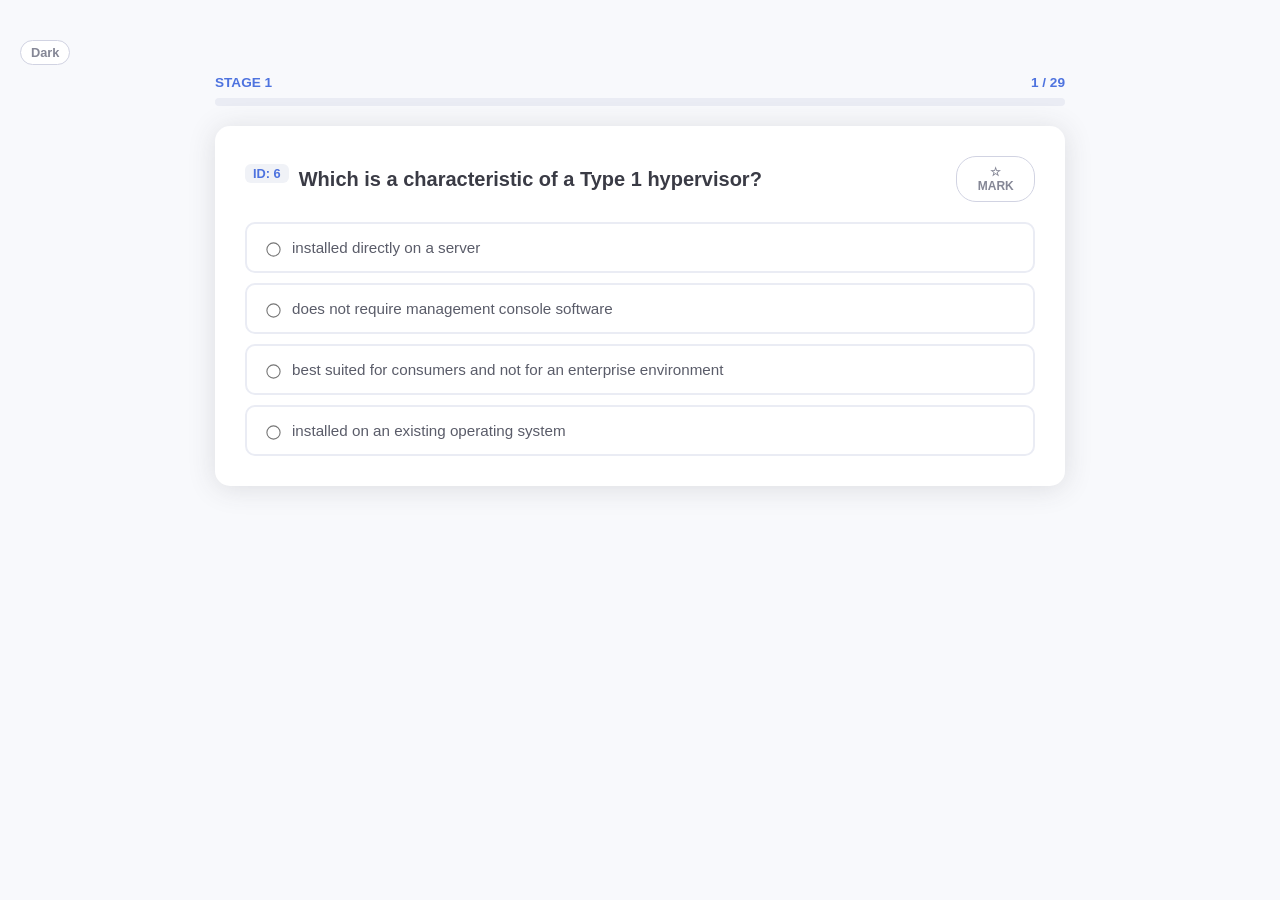
<file: ccna3-module13.html>
<!DOCTYPE html>
<html lang="en">
<head>
    <meta charset="UTF-8">
    <meta name="viewport" content="width=device-width, initial-scale=1.0, maximum-scale=1.0, user-scalable=no">
    <title>CCNA3 Modules 13 Practice Quiz</title>
    <script>
        (function () {
            try {
                var t = sessionStorage.getItem('ccna-theme');
                if (t === 'dark') document.documentElement.dataset.theme = 'dark';
                else delete document.documentElement.dataset.theme;
            } catch (e) {
                // Ignore storage errors.
            }
        })();
    </script>
    <style>
        :root {
            --primary: #4e73df;
            --secondary: #858796;
            --success: #1cc88a;
            --danger: #e74a3b;
            --warning: #f6c23e;
            --bg: #f8f9fc;
            --white: #ffffff;
            --card-shadow: 0 0.15rem 1.75rem 0 rgba(58, 59, 69, 0.15);
        }

        body {
            font-family: "Nunito", -apple-system, BlinkMacSystemFont, "Segoe UI", Roboto, "Helvetica Neue", Arial, sans-serif;
            background-color: var(--bg);
            margin: 0;
            padding: 10px;
            color: #5a5c69;
            box-sizing: border-box;
            -webkit-font-smoothing: antialiased;
        }

        .container {
            width: 100%;
            max-width: 850px;
            margin: auto;
            box-sizing: border-box;
        }

        /* Progress Area */
        .header-status {
            display: flex;
            justify-content: space-between;
            align-items: center;
            margin-bottom: 8px;
            font-weight: 800;
            color: var(--primary);
            text-transform: uppercase;
            font-size: 0.85rem;
        }

        .progress {
            height: 8px;
            background: #eaecf4;
            border-radius: 10px;
            overflow: hidden;
            margin-bottom: 20px;
        }

        .progress-bar {
            height: 100%;
            background: var(--primary);
            transition: width 0.4s ease;
        }

        /* Card System */
        .card {
            background: var(--white);
            border-radius: 15px;
            box-shadow: var(--card-shadow);
            padding: 20px;
            margin-bottom: 20px;
            position: relative;
            overflow: hidden;
        }

        /* Question Layout */
        .q-header {
            display: flex;
            flex-direction: column; 
            gap: 12px;
            margin-bottom: 20px;
        }

        .q-text-wrapper {
            display: flex;
            align-items: flex-start;
            gap: 10px;
            width: 100%;
        }

        .q-text {
            font-size: 1.1rem;
            font-weight: 700;
            line-height: 1.5;
            color: #3a3b45;
            flex: 1;
            overflow-wrap: anywhere;
            word-break: break-word;
        }

        .q-id-badge {
            background: #f0f2f7;
            padding: 2px 8px;
            border-radius: 6px;
            font-size: 0.8rem;
            color: var(--primary);
            font-weight: 800;
            white-space: nowrap;
        }

        .bookmark-btn {
            background: var(--white);
            border: 1.5px solid #d1d3e2;
            padding: 8px 16px;
            border-radius: 20px;
            font-size: 0.75rem;
            font-weight: 800;
            cursor: pointer;
            transition: all 0.2s;
            color: var(--secondary);
            display: inline-flex;
            align-items: center;
            gap: 5px;
            width: fit-content;
            align-self: flex-start;
        }

        .bookmark-btn.active {
            background: #fffbe6;
            border-color: var(--warning);
            color: #856404;
            box-shadow: 0 2px 4px rgba(0,0,0,0.05);
        }

        /* Options */
        .options {
            display: flex;
            flex-direction: column;
            gap: 10px;
        }

        .option {
            padding: 15px;
            border: 2px solid #eaecf4;
            border-radius: 10px;
            cursor: pointer;
            transition: all 0.2s;
            display: flex;
            align-items: center;
            font-size: 0.95rem;
            overflow-wrap: anywhere;
            word-break: break-word;
        }

        .option:hover { border-color: var(--primary); background-color: #f8f9fc; }
        .option.selected { border-color: var(--primary); background-color: #f0f4ff; }
        .option.correct { border-color: var(--success) !important; background-color: #d1fae5 !important; color: #065f46; font-weight: 700; }
        .option.wrong { border-color: var(--danger) !important; background-color: #fee2e2 !important; color: #991b1b; }

        input[type="radio"], input[type="checkbox"] { 
            margin-right: 12px; 
            transform: scale(1.1); 
            flex-shrink: 0;
        }

        .feedback {
            margin-top: 20px;
            padding: 15px;
            border-radius: 10px;
            display: none;
            border-left: 5px solid;
            animation: slideIn 0.4s ease;
        }

        @keyframes slideIn { from { opacity: 0; transform: translateY(10px); } to { opacity: 1; transform: translateY(0); } }

        .feedback.correct { background: #f0fdf4; color: #166534; border-left-color: var(--success); }
        .feedback.wrong { background: #fef2f2; color: #991b1b; border-left-color: var(--danger); }

        .explanation {
            font-size: 0.9rem;
            margin-top: 12px;
            color: #4b5563;
            line-height: 1.6;
            padding-top: 10px;
            border-top: 1px dashed rgba(0,0,0,0.1);
        }

        .controls { text-align: center; margin-top: 25px; }

        .btn-primary {
            background: var(--primary);
            color: white;
            border: none;
            padding: 14px 40px;
            border-radius: 12px;
            font-size: 1.05rem;
            font-weight: 800;
            cursor: pointer;
            box-shadow: 0 4px 12px rgba(78, 115, 223, 0.25);
            transition: all 0.2s;
            text-transform: uppercase;
            width: 100%;
            max-width: 320px;
        }

        .btn-primary:active { transform: scale(0.98); opacity: 0.9; }

        /* Titles */
        .big-title {
            font-size: 2.2rem;
            font-weight: 900;
            color: #2c3e50;
            text-transform: uppercase;
            letter-spacing: -1px;
            margin-bottom: 15px;
            text-align: center;
            line-height: 1.2;
        }
        
        .score-circle { font-size: 5.5rem; font-weight: 900; color: var(--primary); line-height: 1; margin: 15px 0; text-align: center; }
        .score-total { font-size: 1.8rem; color: var(--secondary); opacity: 0.7; }

        /* Switch Tabs */
        .switch-tabs {
            display: flex;
            background: #eaecf4;
            border-radius: 15px;
            padding: 5px;
            margin: 25px auto;
            width: 100%;
            max-width: 550px;
            box-sizing: border-box;
        }

        .tab {
            flex: 1;
            padding: 12px 5px;
            cursor: pointer;
            border-radius: 10px;
            font-weight: 800;
            display: flex;
            align-items: center;
            justify-content: center;
            gap: 5px;
            color: #858796;
            font-size: 0.85rem;
        }

        .tab.active { background: white; color: var(--primary); box-shadow: 0 4px 8px rgba(0,0,0,0.1); }
        .badge { background: var(--danger); color: white; border-radius: 20px; padding: 2px 8px; font-size: 0.7rem; }
        .badge-warn { background: var(--warning); color: #000; }

        .review-list { text-align: left; margin-top: 20px; }
        .review-item {
            background: white;
            padding: 15px;
            border-radius: 12px;
            margin-bottom: 12px;
            border-left: 6px solid #d1d3e2;
            box-shadow: 0 2px 5px rgba(0,0,0,0.03);
        }

        @media (min-width: 600px) {
            body { padding: 30px 20px; }
            .card { padding: 30px; }
            .q-header { flex-direction: row; align-items: center; }
            .q-text { font-size: 1.25rem; }
            .big-title { font-size: 2.8rem; }
            .tab { font-size: 0.95rem; }
        }
    </style>
    <link rel="stylesheet" href="theme.css">
    <script src="theme.js" defer></script>
</head>
<body>

<div class="container" id="quiz-view">
    <div style="text-align: center; padding: 100px; font-weight: bold; color: var(--primary);">INITIALIZING CCNA QUIZ ENGINE...</div>
</div>

<script>
    const questionsData = [
        {
            id: 1,
            q: "A company uses a cloud-based payroll system. Which cloud computing technology is this company using?",
            options: [
            "browser as a service (BaaS)",
            "infrastructure as a service (IaaS)",
            "software as a service (SaaS)",
            "wireless as a service (WaaS)"
            ],
            answer: ["software as a service (SaaS)"],
            exp: "Topic 13.1.3 This item is based on information contained in the presentation. There is no such thing as BaaS. Infrastructure as a service (IaaS) is when key network devices such as routers and firewalls are leased from a provider. Wireless as a service (WaaS) is when a provider provides wireless connectivity at a fixed monthly cost.",
            multi: false
        },
        {
            id: 2,
            q: "For a data center, what is the difference in the server virtualization data traffic compared with the traditional client-server model?",
            options: [
            "Data traffic from clients will be routed to multiple virtual servers.",
            "There are significant data exchanges between virtual servers.",
            "There is more data traffic flowing from virtual servers to clients.",
            "More network control traffic is generated between virtual servers and clients."
            ],
            answer: ["There are significant data exchanges between virtual servers."],
            exp: "Topic 13.3.3 This item is based on information contained in the presentation. There is no such thing as BaaS. Infrastructure as a service (IaaS) is when key network devices such as routers and firewalls are leased from a provider. Wireless as a service (WaaS) is when a provider provides wireless connectivity at a fixed monthly cost.",
            multi: false
        },
        {
            id: 3,
            q: "Which component in a traditional infrastructure device provides Layer 2 and Layer 3 functions to create data paths within a network?",
            options: [
            "data plane",
            "control plane",
            "adjacency table",
            "forwarding information base"
            ],
            answer: ["data plane"],
            exp: "Topic 13.4.2 This item is based on information contained in the presentation. There is no such thing as BaaS. Infrastructure as a service (IaaS) is when key network devices such as routers and firewalls are leased from a provider. Wireless as a service (WaaS) is when a provider provides wireless connectivity at a fixed monthly cost.",
            multi: false
        },
        {
            id: 4,
            q: "Which network traffic management technology is a basic element in SDN implementations?",
            options: [
            "OpenFlow",
            "OpenStack",
            "IEEE 802.1aq",
            "Interface to the Routing System"
            ],
            answer: ["OpenFlow"],
            exp: "Topic 13.4.3 OpenFlow was developed at Stanford University to manage traffic between routers, switches, and wireless access points and a controller. It is the original and widely implemented southbound API for SDN. OpenStack is a virtualization and orchestration platform available to build scalable cloud environments and provide an infrastructure as a service (IaaS) solution. It is often used with Cisco ACI. IEEE 802.1aq is a replacement to the Spanning Tree Protocol (STP) that allows all paths to be active with multiple equal cost paths. Interface to the Routing System uses a fast path protocol to populate the network device routing table.",
            multi: false
        },
        {
            id: 5,
            q: "Which type of hypervisor would most likely be used in a data center?",
            options: [
            "Type 2",
            "Type 1",
            "Nexus",
            "Hadoop"
            ],
            answer: ["Type 1"],
            exp: "Topic 13.3.1 The two type of hypervisors are Type 1 and Type 2. Type 1 hypervisors are usually used on enterprise servers. Enterprise servers rather than virtualized PCs are more likely to be in a data center.",
            multi: false
        },
        {
            id: 6,
            q: "Which is a characteristic of a Type 1 hypervisor?",
            options: [
            "installed directly on a server",
            "best suited for consumers and not for an enterprise environment",
            "does not require management console software",
            "installed on an existing operating system"
            ],
            answer: ["installed directly on a server"],
            exp: "Topic 13.3.1 Type 1 hypervisors are installed directly on a server and are known as “bare metal” solutions giving direct access to hardware resources. They also require a management console and are best suited for enterprise environments.",
            multi: false
        },
        {
            id: 7,
            q: "Which two layers of the OSI model are associated with SDN network control plane functions that make forwarding decisions? (Choose two.)",
            options: [
            "Layer 1",
            "Layer 2",
            "Layer 3",
            "Layer 4",
            "Layer 5"
            ],
            answer: [
            "Layer 2",
            "Layer 3"
            ],
            exp: "Topic 13.4.2 The SDN control plane uses the Layer 2 ARP table and the Layer 3 routing table to make decisions about forwarding traffic.",
            multi: true
        },
        {
            id: 8,
            q: "What pre-populates the FIB on Cisco devices that use CEF to process packets?",
            options: [
            "the routing table",
            "the adjacency table",
            "the ARP table",
            "the DSP"
            ],
            answer: ["the routing table"],
            exp: "Topic 13.4.2 CEF uses the FIB and adjacency table to make fast forwarding decisions without control plane processing. The adjacency table is pre-populated by the ARP table and the FIB is pre-populated by the routing table.",
            multi: false
        },
        {
            id: 9,
            q: "What is a function of the data plane of a network device?",
            options: [
            "sending information to the CPU for processing",
            "building the routing table",
            "resolving MAC addresses",
            "forwarding traffic flows"
            ],
            answer: ["forwarding traffic flows"],
            exp: "Topic 13.4.2 Networking devices operate in two planes; the data plane and the control plane. The control plane maintains Layer 2 and Layer 3 forwarding mechanisms using the CPU. The data plane forwards traffic flows.",
            multi: false
        },
        {
            id: 10,
            q: "Which statement describes the concept of cloud computing?",
            options: [
            "separation of application from hardware",
            "separation of management plane from control plane",
            "separation of operating system from hardware",
            "separation of control plane from data plane"
            ],
            answer: ["separation of application from hardware"],
            exp: "Topic 13.1 Cloud computing is used to separate the application or service from hardware. Virtualization separates the operating system from the hardware.",
            multi: false
        },
        {
            id: 11,
            q: "Which cloud model provides services for a specific organization or entity?",
            options: [
            "a public cloud",
            "a hybrid cloud",
            "a private cloud",
            "a community cloud"
            ],
            answer: ["a private cloud"],
            exp: "Topic 13.1.4 Private clouds are used to provide services and applications to a specific organization and may be set up within the private network of the organization or managed by an outside organization.",
            multi: false
        },
        {
            id: 12,
            q: "What two benefits are gained when an organization adopts cloud computing and virtualization? (Choose two.)",
            options: [
            "provides a “pay-as-you-go” model, allowing organizations to treat computing and storage expenses as a utility",
            "enables rapid responses to increasing data volume requirements",
            "distributed processing of large data sets in the size of terabytes",
            "elimination of vulnerabilities to cyber attacks",
            "increases the dependance on onsite IT resources"
            ],
            answer: [
            "provides a “pay-as-you-go” model, allowing organizations to treat computing and storage expenses as a utility",
            "enables rapid responses to increasing data volume requirements"
            ],
            exp: "Topic 13.1.2 Organizations can use virtualization to consolidate the number of required servers by running many virtual servers on a single physical server. Cloud computing allows organizations to scale their solutions as required and to pay only for the resources they require.",
            multi: true
        },
        {
            id: 13,
            q: "Which type of Hypervisor is implemented when a user with a laptop running the Mac OS installs a Windows virtual OS instance?",
            options: [
            "type 2",
            "virtual machine",
            "type 1",
            "bare metal"
            ],
            answer: ["type 2"],
            exp: "Topic 13.2.6 Type 2 hypervisors, also know as hosted hypervisors, are installed on top of an existing operating system, such as Mac OS, Windows, or Linux.",
            multi: false
        },
        {
            id: 14,
            q: "A small company is considering moving many of its data center functions to the cloud. What are three advantages of this plan? (Choose three.)",
            options: [
            "The company only needs to pay for the amount of processing and storage capacity that it uses.",
            "Cloud services are billed at a fixed fee no matter how much processing and storage are used by the company.",
            "The company does not need to be concerned about how to handle increasing data storage and processing demands with in-house data center equipment.",
            "The company can increase processing and storage capacity as needed and then decrease capacity when it is no longer needed.",
            "Single-tenant data centers can easily grow to accommodate increasing data storage requirements.",
            "Cloud services enable the company to own and administer its own servers and storage devices."
            ],
            answer: [
            "The company only needs to pay for the amount of processing and storage capacity that it uses.",
            "The company does not need to be concerned about how to handle increasing data storage and processing demands with in-house data center equipment.",
            "The company can increase processing and storage capacity as needed and then decrease capacity when it is no longer needed."
            ],
            exp: "Topic 13.1.2 Cloud computing offers many advantages to the company. Since the cloud data storage and processing facilities are owned by third-parties, the company does not need to be concerned about how it will handle increasing data storage and processing demands with its own data center equipment. The company can easily increase or decrease processing power and storage capacity based on need. Also, cloud services are billed by usage, so the company does not have the costs of supporting its own expensive data center that is not always used to maximum capacity.",
            multi: true
        },
        {
            id: 15,
            q: "How does virtualization help with disaster recovery within a data center?",
            options: [
            "support of live migration",
            "guarantee of power",
            "improvement of business practices",
            "supply of consistent air flow"
            ],
            answer: ["support of live migration"],
            exp: "Topic 13.2.4 Live migration allows moving of one virtual server to another virtual server that could be in a different location that is some distance from the original data center.",
            multi: false
        },
        {
            id: 16,
            q: "What technology allows users to access data anywhere and at any time?",
            options: [
            "Cloud computing",
            "virtualization",
            "micromarketing",
            "data analytics"
            ],
            answer: ["Cloud computing"],
            exp: "Topic 13.1.2 Cloud computing allows organizations to eliminate the need for on-site IT equipment, maintenance, and management. Cloud computing allows organizations to expand their services or capabilities while avoiding the increased costs of energy and space.",
            multi: false
        },
        {
            id: 26,
            q: "Which technology virtualizes the network control plane and moves it to a centralized controller?",
            options: [
            "SDN",
            "fog computing",
            "cloud computing",
            "IaaS"
            ],
            answer: ["SDN"],
            exp: "Topic 13.4.2 Networking devices operate in two planes: the data plane and the control plane. The control plane maintains Layer 2 and Layer 3 forwarding mechanisms using the CPU. The data plane forwards traffic flows. SDN virtualizes the control plane and moves it to a centralized network controller.",
            multi: false
        },
        {
            id: 27,
            q: "What are two functions of hypervisors? (Choose two.)",
            options: [
            "to partition the hard drive to run virtual machines",
            "to manage virtual machines",
            "to protect the host from malware infection from the virtual machines",
            "to share the antivirus software across the virtual machines",
            "to allocate physical system resources to virtual machines"
            ],
            answer: [
            "to manage virtual machines",
            "to allocate physical system resources to virtual machines"
            ],
            exp: "Topic 13.2.3 The hypervisor does not protect the hosting OS from malware. Neither does it allow sharing software across virtual machines. The hard drive of the supporting computer does not need to be partitioned to run virtual machines. The hypervisor creates and manages virtual machines on a host computer and allocates physical system resources to them.",
            multi: true
        },
        {
            id: 28,
            q: "What is a difference between the functions of Cloud computing and virtualization?",
            options: [
            "Cloud computing requires hypervisor technology whereas virtualization is a fault tolerance technology.",
            "Cloud computing separates the application from the hardware whereas virtualization separates the OS from the underlying hardware.",
            "Cloud computing provides services on web-based access whereas virtualization provides services on data access through virtualized Internet connections.",
            "Cloud computing utilizes data center technology whereas virtualization is not used in data centers."
            ],
            answer: ["Cloud computing separates the application from the hardware whereas virtualization separates the OS from the underlying hardware."],
            exp: "Topic 13.2.1 Cloud computing separates the application from the hardware. Virtualization separates the OS from the underlying hardware. Virtualization is a typical component within cloud computing. Virtualization is also widely used in data centers. Although the implementation of virtualization facilitates an easy server fault tolerance setup, it is not a fault tolerance technology by design. The Internet connection from a data center or service provider needs redundant physical WAN connections to ISPs.",
            multi: false
        },
        {
            id: 33,
            q: "To avoid purchasing new hardware, a company wants to take advantage of idle system resources and consolidate the number of servers while allowing for multiple operating systems on a single hardware platform. What service or technology would support this requirement?",
            options: [
            "dedicated servers",
            "Cisco ACI",
            "virtualization",
            "software defined networking"
            ],
            answer: ["virtualization"],
            exp: "Topic 13.2.3",
            multi: false
        },
        {
            id: 35,
            q: "Which cloud computing opportunity would provide the use of network hardware such as routers and switches for a particular company?",
            options: [
            "software as a service (SaaS)",
            "wireless as a service (WaaS)",
            "infrastructure as a service (IaaS)",
            "browser as a service (BaaS)"
            ],
            answer: ["infrastructure as a service (IaaS)"],
            exp: "Topic 13.1.3 This item is based on information contained in the presentation. Routers, switches, and firewalls are infrastructure devices that can be provided in the cloud.",
            multi: false
        },
        {
            id: 36,
            q: "What component is considered the brains of the ACI architecture and translates application policies?",
            options: [
            "the Application Network Profile endpoints",
            "the Nexus 9000 switch",
            "the hypervisor",
            "the Application Policy Infrastructure Controller"
            ],
            answer: ["the Application Policy Infrastructure Controller"],
            exp: "Topic 13.5.3 The ACI architecture consists of three core components: the Application Network Profile, the Application Policy Infrastructure Controller, which serves as the brains of the ACI architecture, and the Cisco Nexus 9000 switch.",
            multi: false
        },
        {
            id: 37,
            q: "Which statement describes the concept of cloud computing?",
            options: [
            "separation of management plane from control plane",
            "separation of control plane from data plane",
            "separation of application from hardware",
            "separation of operating system from hardware"
            ],
            answer: ["separation of application from hardware"],
            exp: "Topic 13.2.1 Cloud computing is used to separate the application or service from hardware. Virtualization separates the operating system from the hardware.",
            multi: false
        },
        {
            id: 39,
            q: "Because of enormous growth in web traffic, a company has planned to purchase additional servers to help handle the web traffic. What service or technology would support this requirement?",
            options: [
            "virtualization",
            "data center",
            "cloud services",
            "dedicated servers"
            ],
            answer: ["cloud services"],
            exp: "Topic 13.1.2",
            multi: false
        },
        {
            id: 40,
            q: "ABCTech is investigating the use of automation for some of its products. In order to control and test these products, the programmers require Windows, Linux, and MAC OS on their computers. What service or technology would support this requirement?",
            options: [
            "dedicated servers",
            "software defined networking",
            "virtualization",
            "Cisco ACI"
            ],
            answer: ["virtualization"],
            exp: "Topic 13.2.3 Virtualization is the technology that separates the operating system (OS) from the underlying hardware. This separation allows multiple operating systems—such as Windows, Linux, and MAC OS—to exist and run simultaneously on a single hardware platform. Specifically, Type 2 hypervisors can be installed on a programmer’s computer to create virtual machine instances for each required OS, providing isolated environments for controlling and testing automated products.",
            multi: false
        },
        {
            id: 42,
            q: "A company has recently become multinational. Employees are working remotely, in different time zones, and they need access to company services from any place at any time. What service or technology would support this requirement?",
            options: [
            "dedicated servers",
            "cloud services",
            "Cisco ACI",
            "virtualization"
            ],
            answer: ["cloud services"],
            exp: "Topic 13.1.2",
            multi: false
        },
        {
            id: 43,
            q: "Following a multicontinent advertising campaign for a new product, a company finds its client database and volume of orders are overloading its on-site computer systems but the company does not have any room to expand. What service or technology would support this requirement?",
            options: [
            "cloud services",
            "dedicated servers",
            "data center",
            "virtualization"
            ],
            answer: ["cloud services"],
            exp: "Topic 13.1.2",
            multi: false
        },
        {
            id: 44,
            q: "A network administrator has been tasked with creating a disaster recovery plan. As part of this plan, the administrator is looking for a backup site for all of the data on the company servers. What service or technology would support this requirement?",
            options: [
            "virtualization",
            "software defined networking",
            "data center",
            "dedicated servers"
            ],
            answer: ["data center"],
            exp: "Topic 13.1.5 A data center is a dedicated facility used for the storage and processing of data, which can be managed by an in-house IT department or leased from an offsite provider. Because data centers provide the physical infrastructure for compute and storage needs, they serve as the primary backup site for disaster recovery plans, especially for smaller organizations that lease these services to reduce the cost of ownership. While virtualization is a technology used to improve disaster recovery, the data center is the actual service or facility that supports the requirement for a physical backup site.",
            multi: false
        },
        {
            id: 47,
            q: "Which protocol is attacked when a cybercriminal provides an invalid gateway in order to create a man-in-the-middle attack?",
            options: [
            "DHCP",
            "ICMP",
            "DNS",
            "HTTP or HTTPS"
            ],
            answer: ["DHCP"],
            exp: "A cybercriminal could set up a rogue DHCP server that provides one or more of the following: 1. Wrong default gateway that is used to create a man-in-the-middle attack and allow the attacker to intercept data. 2. Wrong DNS server that results in the user being sent to a malicious website. 3. Invalid default gateway IP address that results in a denial of service attack on the DHCP client.",
            multi: false
        }
    ];

    let state = {
        pool: [],
        currentIndex: 0,
        score: 0,
        bookmarks: new Set(),
        wrongList: [],
        itemsPerPhase: 20,
        isAnswered: false,
        tempSelected: []
    };

    function shuffle(arr) {
        let array = [...arr];
        for (let i = array.length - 1; i > 0; i--) {
            const j = Math.floor(Math.random() * (i + 1));
            [array[i], array[j]] = [array[j], array[i]];
        }
        return array;
    }

    function initQuiz() {
        state.pool = shuffle(questionsData).map(q => ({
            ...q,
            options: shuffle(q.options)
        }));
        state.currentIndex = 0;
        state.score = 0;
        state.bookmarks.clear();
        state.wrongList = [];
        state.isAnswered = false;
        state.tempSelected = [];
        render();
    }

    function render() {
        const view = document.getElementById('quiz-view');
        if (state.currentIndex >= state.pool.length) {
            renderFinal();
            return;
        }

        const q = state.pool[state.currentIndex];
        const progress = (state.currentIndex / state.pool.length) * 100;

        view.innerHTML = `
            <div class="header-status">
                <span>STAGE ${Math.floor(state.currentIndex / state.itemsPerPhase) + 1}</span>
                <span>${state.currentIndex + 1} / ${state.pool.length}</span>
            </div>
            <div class="progress"><div class="progress-bar" style="width: ${progress}%"></div></div>
            
            <div class="card">
                <div class="q-header">
                    <div class="q-text-wrapper">
                        <span class="q-id-badge">ID: ${q.id}</span>
                        <div class="q-text">${q.q} ${q.multi ? '(Multiple Choice)' : ''}</div>
                    </div>
                    <button class="bookmark-btn ${state.bookmarks.has(q.id) ? 'active' : ''}" onclick="toggleBookmark(${q.id})">
                        ${state.bookmarks.has(q.id) ? '★ MARKED' : '☆ MARK'}
                    </button>
                </div>
                <div class="options">
                    ${q.options.map((opt, i) => `
                        <div class="option" onclick="handleSelect('${opt.replace(/'/g, "\\'")}', this)">
                            <input type="${q.multi ? 'checkbox' : 'radio'}" name="ans" value="${opt}" id="o${i}" ${state.tempSelected.includes(opt) ? 'checked' : ''}>
                            <label for="o${i}">${opt}</label>
                        </div>
                    `).join('')}
                </div>
                <div id="feedback" class="feedback"></div>
            </div>
            
            <div class="controls" id="btn-bar">
                ${q.multi ? '<button class="btn-primary" onclick="submitMulti()">SUBMIT ANSWER</button>' : ''}
            </div>
        `;
    }

    window.toggleBookmark = function(id) {
        if (state.bookmarks.has(id)) state.bookmarks.delete(id);
        else state.bookmarks.add(id);
        const btn = document.querySelector('.bookmark-btn');
        if (btn) {
            btn.classList.toggle('active');
            btn.innerHTML = state.bookmarks.has(id) ? '★ MARKED' : '☆ MARK';
        }
    };

    window.handleSelect = function(val, el) {
        if (state.isAnswered) return;
        const q = state.pool[state.currentIndex];

        if (!q.multi) {
            state.tempSelected = [val];
            evaluate();
        } else {
            const idx = state.tempSelected.indexOf(val);
            if (idx > -1) state.tempSelected.splice(idx, 1);
            else state.tempSelected.push(val);
            
            document.querySelectorAll('.option').forEach(o => {
                const checked = state.tempSelected.includes(o.querySelector('input').value);
                o.querySelector('input').checked = checked;
                if(checked) o.classList.add('selected'); else o.classList.remove('selected');
            });
        }
    };

    window.submitMulti = function() {
        if (state.tempSelected.length === 0) return;
        evaluate();
    };

    function evaluate() {
        state.isAnswered = true;
        const q = state.pool[state.currentIndex];
        const feedback = document.getElementById('feedback');
        const correct = state.tempSelected.length === q.answer.length && state.tempSelected.every(v => q.answer.includes(v));

        if (correct) {
            state.score++;
            feedback.className = 'feedback correct';
            feedback.innerHTML = `<strong>CORRECT!</strong>`;
        } else {
            state.wrongList.push(q);
            feedback.className = 'feedback wrong';
            feedback.innerHTML = `<strong>INCORRECT</strong><br>Correct Answer: ${q.answer.join(', ')}`;
        }

        feedback.innerHTML += `<div class="explanation">${q.exp}</div>`;
        feedback.style.display = 'block';

        document.querySelectorAll('.option').forEach(el => {
            const val = el.querySelector('input').value;
            if (q.answer.includes(val)) el.classList.add('correct');
            else if (state.tempSelected.includes(val)) el.classList.add('wrong');
        });

        const bar = document.getElementById('btn-bar');
        if (bar) bar.innerHTML = `<button class="btn-primary" onclick="nextQuestion()">NEXT QUESTION</button>`;
    }

    window.nextQuestion = function() {
        state.currentIndex++;
        state.isAnswered = false;
        state.tempSelected = [];

        if (state.currentIndex > 0 && state.currentIndex % state.itemsPerPhase === 0 && state.currentIndex < state.pool.length) {
            renderBreak();
        } else {
            render();
        }
    };

    function renderBreak() {
        const view = document.getElementById('quiz-view');
        view.innerHTML = `
            <div class="card result-panel">
                <div class="big-title" style="font-size: 1.8rem;">STAGE COMPLETED</div>
                <p style="font-size: 1.1rem; color: #5a5c69; margin-bottom: 25px; text-align: center;">You've finished ${state.currentIndex} questions.</p>
                <div style="text-align: center; margin-bottom: 30px;">
                    <button class="btn-primary" onclick="render()">CONTINUE QUIZ</button>
                </div>
                <div class="switch-tabs">
                    <div class="tab active" onclick="switchReview('wrong', this)">❌ WRONG <span class="badge">${state.wrongList.length}</span></div>
                    <div class="tab" onclick="switchReview('book', this)">★ MARKED <span class="badge badge-warn">${state.bookmarks.size}</span></div>
                </div>
                <div id="review-content" class="review-list"></div>
            </div>
        `;
        switchReview('wrong');
    }

    window.switchReview = function(type, el) {
        if (el) {
            document.querySelectorAll('.tab').forEach(t => t.classList.remove('active'));
            el.classList.add('active');
        }
        const list = document.getElementById('review-content');
        const items = type === 'wrong' ? state.wrongList : state.pool.filter(p => state.bookmarks.has(p.id));
        list.innerHTML = items.map(it => `
            <div class="review-item" style="border-left-color: ${type==='wrong' ? 'var(--danger)' : 'var(--warning)'}">
                <span class="q-id-badge">ID: ${it.id}</span>
                <strong>${it.q}</strong><br>
                <span style="color:var(--success); font-weight:700;">Answer: ${it.answer.join(', ')}</span>
                <div style="font-size:0.85rem; margin-top:5px; color:#777;">${it.exp}</div>
            </div>
        `).join('') || '<p style="text-align:center; padding:20px;">Category is empty.</p>';
    };

    function renderFinal() {
        const view = document.getElementById('quiz-view');
        const acc = Math.round((state.score / state.pool.length) * 100);
        view.innerHTML = `
            <div class="card result-panel">
                <div class="big-title">FINAL RESULTS</div>
                <div class="score-circle">${state.score} <span class="score-total">/ ${state.pool.length}</span></div>
                <p style="font-size:1.5rem; font-weight:800; margin-bottom: 30px; color: #1cc88a; text-align: center;">ACCURACY: ${acc}%</p>
                <div style="text-align: center; margin-bottom: 30px;">
                    <button class="btn-primary" onclick="initQuiz()">RESTART QUIZ</button>
                </div>
                <div class="switch-tabs">
                    <div class="tab active" onclick="switchFinal('wrong', this)">❌ WRONG <span class="badge">${state.wrongList.length}</span></div>
                    <div class="tab" onclick="switchFinal('book', this)">★ MARKED <span class="badge badge-warn">${state.bookmarks.size}</span></div>
                </div>
                <div id="final-review-list" class="review-list"></div>
            </div>
        `;
        switchFinal('wrong');
    }

    window.switchFinal = function(type, el) {
        if (el) {
            document.querySelectorAll('.tab').forEach(t => t.classList.remove('active'));
            el.classList.add('active');
        }
        const list = document.getElementById('final-review-list');
        const items = type === 'wrong' ? state.wrongList : state.pool.filter(p => state.bookmarks.has(p.id));
        list.innerHTML = items.map(it => `
            <div class="review-item" style="border-left-color: ${type==='wrong' ? 'var(--danger)' : 'var(--warning)'}">
                <span class="q-id-badge">ID: ${it.id}</span>
                <strong>${it.q}</strong><br>
                <span style="color:var(--success); font-weight:700;">Correct Answer: ${it.answer.join(', ')}</span>
                <p style="font-size:0.9rem; background:#f8f9fc; padding:15px; border-radius:8px; margin-top:10px;">${it.exp}</p>
            </div>
        `).join('') || '<p style="text-align:center; padding:20px;">List is empty.</p>';
    };

    if (document.readyState === 'loading') {
        document.addEventListener('DOMContentLoaded', initQuiz);
    } else {
        initQuiz();
    }
</script>

</body>
</html>
</file>
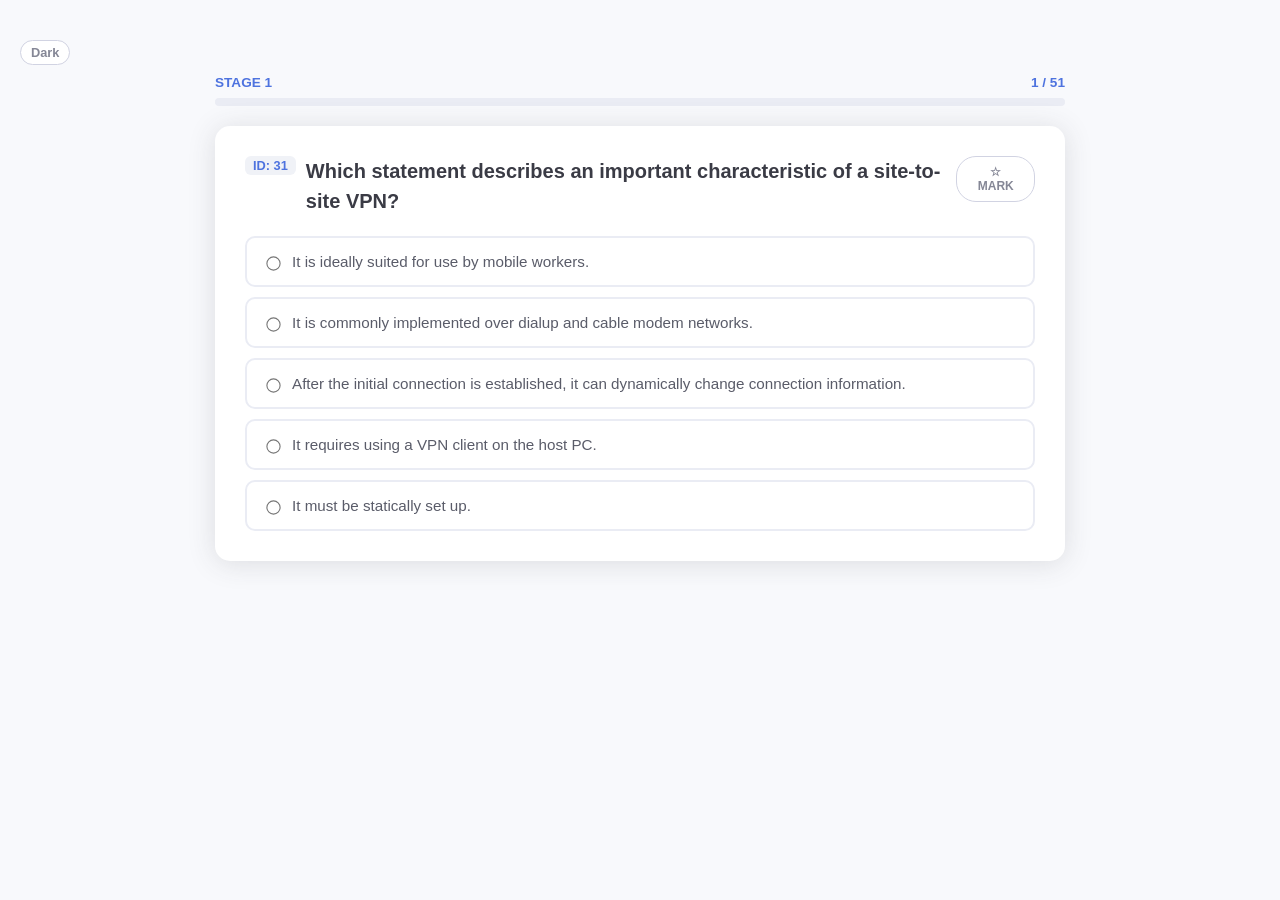
<file: ccna3-module6-8.html>
<!DOCTYPE html>
<html lang="en">
<head>
    <meta charset="UTF-8">
    <meta name="viewport" content="width=device-width, initial-scale=1.0, maximum-scale=1.0, user-scalable=no">
    <title>CCNA3 Modules 6-8 Practice Quiz</title>
    <script>
        (function () {
            try {
                var t = sessionStorage.getItem('ccna-theme');
                if (t === 'dark') document.documentElement.dataset.theme = 'dark';
                else delete document.documentElement.dataset.theme;
            } catch (e) {
                // Ignore storage errors.
            }
        })();
    </script>
    <style>
        :root {
            --primary: #4e73df;
            --secondary: #858796;
            --success: #1cc88a;
            --danger: #e74a3b;
            --warning: #f6c23e;
            --bg: #f8f9fc;
            --white: #ffffff;
            --card-shadow: 0 0.15rem 1.75rem 0 rgba(58, 59, 69, 0.15);
        }

        body {
            font-family: "Nunito", -apple-system, BlinkMacSystemFont, "Segoe UI", Roboto, "Helvetica Neue", Arial, sans-serif;
            background-color: var(--bg);
            margin: 0;
            padding: 10px;
            color: #5a5c69;
            box-sizing: border-box;
            -webkit-font-smoothing: antialiased;
        }

        .container {
            width: 100%;
            max-width: 850px;
            margin: auto;
            box-sizing: border-box;
        }

        /* Progress Area */
        .header-status {
            display: flex;
            justify-content: space-between;
            align-items: center;
            margin-bottom: 8px;
            font-weight: 800;
            color: var(--primary);
            text-transform: uppercase;
            font-size: 0.85rem;
        }

        .progress {
            height: 8px;
            background: #eaecf4;
            border-radius: 10px;
            overflow: hidden;
            margin-bottom: 20px;
        }

        .progress-bar {
            height: 100%;
            background: var(--primary);
            transition: width 0.4s ease;
        }

        /* Card System */
        .card {
            background: var(--white);
            border-radius: 15px;
            box-shadow: var(--card-shadow);
            padding: 20px;
            margin-bottom: 20px;
            position: relative;
            overflow: hidden;
        }

        /* Question Layout */
        .q-header {
            display: flex;
            flex-direction: column; 
            gap: 12px;
            margin-bottom: 20px;
        }

        .q-text-wrapper {
            display: flex;
            align-items: flex-start;
            gap: 10px;
            width: 100%;
        }

        .q-text {
            font-size: 1.1rem;
            font-weight: 700;
            line-height: 1.5;
            color: #3a3b45;
            flex: 1;
            overflow-wrap: anywhere;
            word-break: break-word;
        }

        .q-id-badge {
            background: #f0f2f7;
            padding: 2px 8px;
            border-radius: 6px;
            font-size: 0.8rem;
            color: var(--primary);
            font-weight: 800;
            white-space: nowrap;
        }

        .bookmark-btn {
            background: var(--white);
            border: 1.5px solid #d1d3e2;
            padding: 8px 16px;
            border-radius: 20px;
            font-size: 0.75rem;
            font-weight: 800;
            cursor: pointer;
            transition: all 0.2s;
            color: var(--secondary);
            display: inline-flex;
            align-items: center;
            gap: 5px;
            width: fit-content;
            align-self: flex-start;
        }

        .bookmark-btn.active {
            background: #fffbe6;
            border-color: var(--warning);
            color: #856404;
            box-shadow: 0 2px 4px rgba(0,0,0,0.05);
        }

        /* Options */
        .options {
            display: flex;
            flex-direction: column;
            gap: 10px;
        }

        .option {
            padding: 15px;
            border: 2px solid #eaecf4;
            border-radius: 10px;
            cursor: pointer;
            transition: all 0.2s;
            display: flex;
            align-items: center;
            font-size: 0.95rem;
            overflow-wrap: anywhere;
            word-break: break-word;
        }

        .option:hover { border-color: var(--primary); background-color: #f8f9fc; }
        .option.selected { border-color: var(--primary); background-color: #f0f4ff; }
        .option.correct { border-color: var(--success) !important; background-color: #d1fae5 !important; color: #065f46; font-weight: 700; }
        .option.wrong { border-color: var(--danger) !important; background-color: #fee2e2 !important; color: #991b1b; }

        input[type="radio"], input[type="checkbox"] { 
            margin-right: 12px; 
            transform: scale(1.1); 
            flex-shrink: 0;
        }

        .feedback {
            margin-top: 20px;
            padding: 15px;
            border-radius: 10px;
            display: none;
            border-left: 5px solid;
            animation: slideIn 0.4s ease;
        }

        @keyframes slideIn { from { opacity: 0; transform: translateY(10px); } to { opacity: 1; transform: translateY(0); } }

        .feedback.correct { background: #f0fdf4; color: #166534; border-left-color: var(--success); }
        .feedback.wrong { background: #fef2f2; color: #991b1b; border-left-color: var(--danger); }

        .explanation {
            font-size: 0.9rem;
            margin-top: 12px;
            color: #4b5563;
            line-height: 1.6;
            padding-top: 10px;
            border-top: 1px dashed rgba(0,0,0,0.1);
        }

        .controls { text-align: center; margin-top: 25px; }

        .btn-primary {
            background: var(--primary);
            color: white;
            border: none;
            padding: 14px 40px;
            border-radius: 12px;
            font-size: 1.05rem;
            font-weight: 800;
            cursor: pointer;
            box-shadow: 0 4px 12px rgba(78, 115, 223, 0.25);
            transition: all 0.2s;
            text-transform: uppercase;
            width: 100%;
            max-width: 320px;
        }

        .btn-primary:active { transform: scale(0.98); opacity: 0.9; }

        /* Titles */
        .big-title {
            font-size: 2.2rem;
            font-weight: 900;
            color: #2c3e50;
            text-transform: uppercase;
            letter-spacing: -1px;
            margin-bottom: 15px;
            text-align: center;
            line-height: 1.2;
        }
        
        .score-circle { font-size: 5.5rem; font-weight: 900; color: var(--primary); line-height: 1; margin: 15px 0; text-align: center; }
        .score-total { font-size: 1.8rem; color: var(--secondary); opacity: 0.7; }

        /* Switch Tabs */
        .switch-tabs {
            display: flex;
            background: #eaecf4;
            border-radius: 15px;
            padding: 5px;
            margin: 25px auto;
            width: 100%;
            max-width: 550px;
            box-sizing: border-box;
        }

        .tab {
            flex: 1;
            padding: 12px 5px;
            cursor: pointer;
            border-radius: 10px;
            font-weight: 800;
            display: flex;
            align-items: center;
            justify-content: center;
            gap: 5px;
            color: #858796;
            font-size: 0.85rem;
        }

        .tab.active { background: white; color: var(--primary); box-shadow: 0 4px 8px rgba(0,0,0,0.1); }
        .badge { background: var(--danger); color: white; border-radius: 20px; padding: 2px 8px; font-size: 0.7rem; }
        .badge-warn { background: var(--warning); color: #000; }

        .review-list { text-align: left; margin-top: 20px; }
        .review-item {
            background: white;
            padding: 15px;
            border-radius: 12px;
            margin-bottom: 12px;
            border-left: 6px solid #d1d3e2;
            box-shadow: 0 2px 5px rgba(0,0,0,0.03);
        }

        @media (min-width: 600px) {
            body { padding: 30px 20px; }
            .card { padding: 30px; }
            .q-header { flex-direction: row; align-items: center; }
            .q-text { font-size: 1.25rem; }
            .big-title { font-size: 2.8rem; }
            .tab { font-size: 0.95rem; }
        }
    </style>
    <link rel="stylesheet" href="theme.css">
    <script src="theme.js" defer></script>
</head>
<body>

<div class="container" id="quiz-view">
    <div style="text-align: center; padding: 100px; font-weight: bold; color: var(--primary);">INITIALIZING CCNA QUIZ ENGINE...</div>
</div>

<script>
    const questionsData = [
    {
        id: 1,
        q: "Which two statements accurately describe an advantage or a disadvantage when deploying NAT for IPv4 in a network? (Choose two.)",
        options: [
        "NAT improves packet handling.",
        "NAT adds authentication capability to IPv4.",
        "NAT will impact negatively on switch performance.",
        "NAT causes routing tables to include more information.",
        "NAT provides a solution to slow down the IPv4 address depletion.",
        "NAT introduces problems for some applications that require end-to-end connectivity."
        ],
        answer: [
        "NAT provides a solution to slow down the IPv4 address depletion.",
        "NAT introduces problems for some applications that require end-to-end connectivity."
        ],
        exp: "Topic 6.3.1 Network Address Translation (NAT) is a technology that is implemented within IPv4 networks. One application of NAT is to use private IP addresses inside a network and use NAT to share a few public IP addresses for many internal hosts. In this way it provides a solution to slow down the IPv4 address depletion. However, since NAT hides the actual IP addresses that are used by end devices, it may cause problems for some applications that require end-to-end connectivity.",
        multi: true
    },
    {
        id: 2,
        q: "A network administrator wants to examine the active NAT translations on a border router. Which command would perform the task?",
        options: [
        "Router# show ip nat translations",
        "Router# show ip nat statistics",
        "Router# clear ip nat translations",
        "Router# debug ip nat translations"
        ],
        answer: ["Router# show ip nat translations"],
        exp: "Topic 6.4.4",
        multi: false
    },
    {
        id: 3,
        q: "What are two tasks to perform when configuring static NAT? (Choose two.)",
        options: [
        "Configure a NAT pool.",
        "Create a mapping between the inside local and outside local addresses.",
        "Identify the participating interfaces as inside or outside interfaces.",
        "Define the inside global address on the server",
        "Define the outside global address."
        ],
        answer: [
        "Create a mapping between the inside local and outside local addresses.",
        "Identify the participating interfaces as inside or outside interfaces."
        ],
        exp: "Topic 6.4.2 There is no server involved when using NAT. The outside global address will change for each destination the inside host will try to reach. A NAT pool is only configured for dynamic NAT implementations.",
        multi: true
    },
    {
        id: 4,
        q: "What is a disadvantage of NAT?",
        options: [
        "There is no end-to-end addressing.",
        "The router does not need to alter the checksum of the IPv4 packets.​",
        "The internal hosts have to use a single public IPv4 address for external communication.",
        "The costs of readdressing hosts can be significant for a publicly addressed network.​"
        ],
        answer: ["There is no end-to-end addressing."],
        exp: "Topic 6.3.2",
        multi: false
    },
    {
        id: 12,
        q: "What is the purpose of the overload keyword in the ip nat inside source list 1 pool NAT_POOL overload command?",
        options: [
        "It allows many inside hosts to share one or a few inside global addresses.",
        "It allows a list of internal hosts to communicate with a specific group of external hosts.",
        "It allows external hosts to initiate sessions with internal hosts.",
        "It allows a pool of inside global addresses to be used by internal hosts."
        ],
        answer: ["It allows many inside hosts to share one or a few inside global addresses."],
        exp: "Topic 6.2.3 Dynamic NAT uses a pool of inside global addresses that are assigned to outgoing sessions. If there are more internal hosts than public addresses in the pool, then an administrator can enable port address translation with the addition of the overload keyword. With port address translation, many internal hosts can share a single inside global address because the NAT device will track the individual sessions by Layer 4 port number.",
        multi: false
    },
    {
        id: 15,
        q: "Which situation describes data transmissions over a WAN connection?",
        options: [
        "A network administrator in the office remotely accesses a web server that is located in the data center at the edge of the campus.",
        "A manager sends an email to all employees in the department with offices that are located in several buildings.",
        "An employee prints a file through a networked printer that is located in another building.",
        "An employee shares a database file with a co-worker who is located in a branch office on the other side of the city."
        ],
        answer: ["An employee shares a database file with a co-worker who is located in a branch office on the other side of the city."],
        exp: "Topic 7.1.1 When two offices across a city are communicating , it is most likely that the data transmissions are over some type of WAN connection. Data communications within a campus are typically over LAN connections.",
        multi: false
    },
    {
        id: 16,
        q: "Which two technologies are categorized as private WAN infrastructures? (Choose two.)",
        options: [
        "Frame Relay",
        "VPN",
        "MetroE",
        "DSL",
        "cable"
        ],
        answer: ["Frame Relay", "MetroE"],
        exp: "Topic 7.2.2 Private WAN technologies include leased lines, dialup, ISDN, Frame Relay, ATM, Ethernet WAN (an example is MetroE), MPLS, and VSAT.",
        multi: true
    },
    {
        id: 17,
        q: "Which network scenario will require the use of a WAN?",
        options: [
        "Employees need to connect to the corporate email server through a VPN while traveling.",
        "Employees need to access web pages that are hosted on the corporate web servers in the DMZ within their building.",
        "Employee workstations need to obtain dynamically assigned IP addresses.",
        "Employees in the branch office need to share files with the headquarters office that is located in a separate building on the same campus network."
        ],
        answer: ["Employees need to connect to the corporate email server through a VPN while traveling."],
        exp: "Topic 7.1.1 When traveling employees need to connect to a corporate email server through a WAN connection, the VPN will create a secure tunnel between an employee laptop and the corporate network over the WAN connection. Obtaining dynamic IP addresses through DHCP is a function of LAN communication. Sharing files among separate buildings on a corporate campus is accomplished through the LAN infrastructure. A DMZ is a protected network inside the corporate LAN infrastructure.",
        multi: false
    },
    {
        id: 18,
        q: "What are two hashing algorithms used with IPsec AH to guarantee authenticity? (Choose two.)",
        options: [
        "SHA",
        "RSA",
        "DH",
        "MD5",
        "AES"
        ],
        answer: ["SHA", "MD5"],
        exp: "Topic 8.3.5 The IPsec framework uses various protocols and algorithms to provide data confidentiality, data integrity, authentication, and secure key exchange. Two popular algorithms used to ensure that data is not intercepted and modified (data integrity and authenticity) are MD5 and SHA.",
        multi: true
    },
    {
        id: 19,
        q: "What two algorithms can be part of an IPsec policy to provide encryption and hashing to protect interesting traffic? (Choose two.)",
        options: [
        "SHA",
        "RSA",
        "AES",
        "DH",
        "PSK"
        ],
        answer: ["SHA", "AES"],
        exp: "Topic 8.3.2 The IPsec framework uses various protocols and algorithms to provide data confidentiality, data integrity, authentication, and secure key exchange. Two algorithms that can be used within an IPsec policy to protect interesting traffic are AES, which is an encryption protocol, and SHA, which is a hashing algorithm.",
        multi: true
    },
    {
        id: 20,
        q: "Which VPN solution allows the use of a web browser to establish a secure, remote-access VPN tunnel to the ASA?",
        options: [
        "client-based SSL",
        "site-to-site using an ACL",
        "clientless SSL",
        "site-to-site using a preshared key"
        ],
        answer: ["clientless SSL"],
        exp: "Topic 8.2.1 When a web browser is used to securely access the corporate network, the browser must use a secure version of HTTP to provide SSL encryption. A VPN client is not required to be installed on the remote host, so a clientless SSL connection is used.",
        multi: false
    },
    {
        id: 21,
        q: "Which IPsec security function provides assurance that the data received via a VPN has not been modified in transit?",
        options: [
        "integrity",
        "authentication",
        "confidentiality",
        "secure key exchange"
        ],
        answer: ["integrity"],
        exp: "Topic 8.3.5 Integrity is a function of IPsec and ensures data arrives unchanged at the destination through the use of a hash algorithm. Confidentiality is a function of IPsec and utilizes encryption to protect data transfers with a key. Authentication is a function of IPsec and provides specific access to users and devices with valid authentication factors. Secure key exchange is a function of IPsec and allows two peers to maintain their private key confidentiality while sharing their public key.",
        multi: false
    },
    {
        id: 22,
        q: "Which two types of VPNs are examples of enterprise-managed remote access VPNs? (Choose two.)",
        options: [
        "clientless SSL VPN",
        "client-based IPsec VPN",
        "IPsec VPN",
        "IPsec Virtual Tunnel Interface VPN",
        "GRE over IPsec VPN"
        ],
        answer: ["clientless SSL VPN", "client-based IPsec VPN"],
        exp: "Topic 8.1.4 Enterprise managed VPNs can be deployed in two configurations: Remote Access VPN – This VPN is created dynamically when required to establish a secure connection between a client and a VPN server. Remote access VPNs include client-based IPsec VPNs and clientless SSL VPNs. Site-to-site VPN – This VPN is created when interconnecting devices are preconfigured with information to establish a secure tunnel. VPN traffic is encrypted only between the interconnecting devices, and internal hosts have no knowledge that a VPN is used. Site-to-site VPNs include IPsec, GRE over IPsec, Cisco Dynamic Multipoint (DMVPN), and IPsec Virtual Tunnel Interface (VTI) VPNs.",
        multi: true
    },
    {
        id: 23,
        q: "Which is a requirement of a site-to-site VPN?",
        options: [
        "It requires hosts to use VPN client software to encapsulate traffic.",
        "It requires the placement of a VPN server at the edge of the company network.",
        "It requires a VPN gateway at each end of the tunnel to encrypt and decrypt traffic.",
        "It requires a client/server architecture."
        ],
        answer: ["It requires a VPN gateway at each end of the tunnel to encrypt and decrypt traffic."],
        exp: "Topic 8.2.3 Site-to-site VPNs are static and are used to connect entire networks. Hosts have no knowledge of the VPN and send TCP/IP traffic to VPN gateways. The VPN gateway is responsible for encapsulating the traffic and forwarding it through the VPN tunnel to a peer gateway at the other end which decapsulates the traffic.",
        multi: false
    },
    {
        id: 24,
        q: "What is the function of the Diffie-Hellman algorithm within the IPsec framework?",
        options: [
        "guarantees message integrity",
        "allows peers to exchange shared keys",
        "provides authentication",
        "provides strong data encryption"
        ],
        answer: ["allows peers to exchange shared keys"],
        exp: "Topic 8.3.7 The IPsec framework uses various protocols and algorithms to provide data confidentiality, data integrity, authentication, and secure key exchange. DH (Diffie-Hellman) is an algorithm used for key exchange. DH is a public key exchange method that allows two IPsec peers to establish a shared secret key over an insecure channel.",
        multi: false
    },
    {
        id: 25,
        q: "What does NAT overloading use to track multiple internal hosts that use one inside global address?",
        options: [
        "port numbers",
        "IP addresses",
        "autonomous system numbers",
        "MAC addresses"
        ],
        answer: ["port numbers"],
        exp: "Topic 6.2.3 NAT overloading, also known as Port Address Translation (PAT), uses port numbers to differentiate between multiple internal hosts.",
        multi: false
    },
    {
        id: 26,
        q: "What type of address is 192.168.7.98?",
        options: [
        "public",
        "private"
        ],
        answer: ["private"],
        exp: "Topic 6.1.1",
        multi: false
    },
    {
        id: 28,
        q: "Which type of VPN uses the public key infrastructure and digital certificates?​",
        options: [
        "SSL VPN",
        "GRE over IPsec",
        "IPsec virtual tunnel interface",
        "dynamic multipoint VPN"
        ],
        answer: ["SSL VPN"],
        exp: "Topic 8.2.2",
        multi: false
    },
    {
        id: 29,
        q: "Which two WAN infrastructure services are examples of private connections? (Choose two.)",
        options: [
        "cable",
        "DSL",
        "Frame Relay",
        "T1/E1",
        "wireless"
        ],
        answer: ["Frame Relay", "T1/E1"],
        exp: "Topic 7.3.1 Private WANs can use T1/E1, T3/E3, PSTN, ISDN, Metro Ethernet, MPLS, Frame Relay, ATM, or VSAT technology.",
        multi: true
    },
    {
        id: 30,
        q: "Which two statements about the relationship between LANs and WANs are true? (Choose two.)",
        options: [
        "Both LANs and WANs connect end devices.",
        "WANs are typically operated through multiple ISPs, but LANs are typically operated by single organizations or individuals.",
        "WANs must be publicly-owned, but LANs can be owned by either public or private entities.",
        "WANs connect LANs at slower speed bandwidth than LANs connect their internal end devices.​",
        "LANs connect multiple WANs together."
        ],
        answer: [
        "WANs are typically operated through multiple ISPs, but LANs are typically operated by single organizations or individuals.",
        "WANs connect LANs at slower speed bandwidth than LANs connect their internal end devices.​"
        ],
        exp: "Topic 7.1.1 Although LANs and WANs can employ the same network media and intermediary devices, they serve very different areas and purposes. The administrative and geographical scope of a WAN is larger than that of a LAN. Bandwidth speeds are slower on WANs because of their increased complexity. The Internet is a network of networks, which can function under either public or private management.",
        multi: true
    },
    {
        id: 31,
        q: "Which statement describes an important characteristic of a site-to-site VPN?",
        options: [
        "It must be statically set up.",
        "It is ideally suited for use by mobile workers.",
        "It requires using a VPN client on the host PC.",
        "After the initial connection is established, it can dynamically change connection information.",
        "It is commonly implemented over dialup and cable modem networks."
        ],
        answer: ["It must be statically set up."],
        exp: "Topic 8.1.3 A site-to-site VPN is created between the network devices of two separate networks. The VPN is static and stays established. The internal hosts of the two networks have no knowledge of the VPN.",
        multi: false
    },
    {
        id: 32,
        q: "How is “tunneling” accomplished in a VPN?",
        options: [
        "New headers from one or more VPN protocols encapsulate the original packets.",
        "All packets between two hosts are assigned to a single physical medium to ensure that the packets are kept private.",
        "Packets are disguised to look like other types of traffic so that they will be ignored by potential attackers.",
        "A dedicated circuit is established between the source and destination devices for the duration of the connection."
        ],
        answer: ["New headers from one or more VPN protocols encapsulate the original packets."],
        exp: "Topic 8.2.4 Packets in a VPN are encapsulated with the headers from one or more VPN protocols before being sent across the third party network. This is referred to as “tunneling”. These outer headers can be used to route the packets, authenticate the source, and prevent unauthorized users from reading the contents of the packets.",
        multi: false
    },
    {
        id: 33,
        q: "Which statement describes a VPN?",
        options: [
        "VPNs use open source virtualization software to create the tunnel through the Internet.",
        "VPNs use logical connections to create public networks through the Internet.",
        "VPNs use dedicated physical connections to transfer data between remote users.",
        "VPNs use virtual connections to create a private network through a public network."
        ],
        answer: ["VPNs use virtual connections to create a private network through a public network."],
        exp: "Topic 8.1.1 A VPN is a private network that is created over a public network. Instead of using dedicated physical connections, a VPN uses virtual connections routed through a public network between two network devices.",
        multi: false
    },
    {
        id: 35,
        q: "What type of address is 64.100.190.189?",
        options: [
        "public",
        "private"
        ],
        answer: ["public"],
        exp: "Topic 6.5.5 The output of show ip nat statistics shows that the inside interface is FastEthernet0/0 but that no interface has been designated as the outside interface. This can be fixed by adding the command ip nat outside to interface Serial0/0/0.",
        multi: false
    },
    {
        id: 36,
        q: "Which type of VPN routes packets through virtual tunnel interfaces for encryption and forwarding?",
        options: [
        "MPLS VPN",
        "IPsec virtual tunnel interface",
        "dynamic multipoint VPN",
        "GRE over IPsec"
        ],
        answer: ["IPsec virtual tunnel interface"],
        exp: "Topic 8.2.6 The output of show ip nat statistics shows that the inside interface is FastEthernet0/0 but that no interface has been designated as the outside interface. This can be fixed by adding the command ip nat outside to interface Serial0/0/0.",
        multi: false
    },
    {
        id: 40,
        q: "In NAT terms, what address type refers to the globally routable IPv4 address of a destination host on the Internet?",
        options: [
        "outside global",
        "inside global",
        "outside local",
        "inside local"
        ],
        answer: ["outside global"],
        exp: "Topic 6.1.4 From the perspective of a NAT device, inside global addresses are used by external users to reach internal hosts. Inside local addresses are the addresses assigned to internal hosts. Outside global addresses are the addresses of destinations on the external network. Outside local addresses are the actual private addresses of destination hosts behind other NAT devices.",
        multi: false
    },
    {
        id: 42,
        q: "Which circumstance would result in an enterprise deciding to implement a corporate WAN?",
        options: [
        "when the enterprise decides to secure its corporate LAN",
        "when its employees become distributed across many branch locations",
        "when the number of employees exceeds the capacity of the LAN",
        "when the network will span multiple buildings"
        ],
        answer: ["when its employees become distributed across many branch locations"],
        exp: "Topic 7.1.5 WANs cover a greater geographic area than LANs do, so having employees distributed across many locations would require the implementation of WAN technologies to connect those locations. Customers will access corporate web services via a public WAN that is implemented by a service provider, not by the enterprise itself. When employee numbers grow, the LAN has to expand as well. A WAN is not required unless the employees are in remote locations. LAN security is not related to the decision to implement a WAN.",
        multi: false
    },
    {
        id: 43,
        q: "What is the function of the Hashed Message Authentication Code (HMAC) algorithm in setting up an IPsec VPN?",
        options: [
        "protects IPsec keys during session negotiation",
        "authenticates the IPsec peers",
        "creates a secure channel for key negotiation",
        "guarantees message integrity"
        ],
        answer: ["guarantees message integrity"],
        exp: "Topic 8.3.5 The IPsec framework uses various protocols and algorithms to provide data confidentiality, data integrity, authentication, and secure key exchange. The Hashed Message Authentication Code (HMAC) is a data integrity algorithm that uses a hash value to guarantee the integrity of a message.",
        multi: false
    },
    {
        id: 44,
        q: "What algorithm is used with IPsec to provide data confidentiality?",
        options: [
        "Diffie-Hellman",
        "SHA",
        "MD5",
        "RSA",
        "AES"
        ],
        answer: ["AES"],
        exp: "Topic 8.3.4 The IPsec framework uses various protocols and algorithms to provide data confidentiality, data integrity, authentication, and secure key exchange. Two popular algorithms that are used to ensure that data is not intercepted and modified (data integrity) are MD5 and SHA. AES is an encryption protocol and provides data confidentiality. DH (Diffie-Hellman) is an algorithm that is used for key exchange. RSA is an algorithm that is used for authentication.",
        multi: false
    },
    {
        id: 45,
        q: "Which two technologies provide enterprise-managed VPN solutions? (Choose two.)",
        options: [
        "remote access VPN",
        "Frame Relay",
        "Layer 2 MPLS VPN",
        "site-to-site VPN",
        "Layer 3 MPLS VPN"
        ],
        answer: ["remote access VPN", "site-to-site VPN"],
        exp: "Topic 8.1.4 VPNs can be managed and deployed as either of two types: Enterprise VPNs – Enterprise-managed VPNs are a common solution for securing enterprise traffic across the internet. Site-to-site and remote access VPNs are examples of enterprise managed VPNs. Service Provider VPNs – Service provider managed VPNs are created and managed over the provider network. Layer 2 and Layer 3 MPLS are examples of service provider managed VPNs. Other legacy WAN solutions include Frame Relay and ATM VPNs.",
        multi: true
    },
    {
        id: 46,
        q: "Which two end points can be on the other side of an ASA site-to-site VPN? (Choose two.)",
        options: [
        "DSL switch",
        "router",
        "another ASA",
        "multilayer switch",
        "Frame Relay switch"
        ],
        answer: ["router", "another ASA"],
        exp: "Topic 8.1.1 In a site-to-site VPN, end hosts send and receive normal unencrypted TCP/IP traffic through a VPN terminating device, typically called a VPN gateway. A VPN gateway device could be a router or a firewall. A Cisco Adaptive Security Appliance (ASA) is a standalone firewall device that combines firewall, VPN concentrator, and intrusion prevention functionality into one software image.",
        multi: true
    },
    {
        id: 48,
        q: "What type of address is 10.100.126.126?",
        options: [
        "private",
        "public"
        ],
        answer: ["private"],
        exp: "Topic 6.1.1",
        multi: false
    },
    {
        id: 49,
        q: "Which type of VPN connects using the Transport Layer Security (TLS) feature?",
        options: [
        "SSL VPN",
        "MPLS VPN",
        "IPsec virtual tunnel interface",
        "dynamic multipoint VPN"
        ],
        answer: ["SSL VPN"],
        exp: "Topic 8.2.2 When a client negotiates an SSL VPN connection with the VPN gateway, it connects using Transport Layer Security (TLS). TLS is the newer version of SSL and is sometimes expressed as SSL/TLS. The two terms are often used interchangeably.",
        multi: false
    },
    {
        id: 50,
        q: "Which two end points can be on the other side of an ASA site-to-site VPN configured using ASDM? (Choose two.)",
        options: [
        "DSL switch",
        "ISR router",
        "another ASA",
        "multilayer switch",
        "Frame Relay switch"
        ],
        answer: ["ISR router", "another ASA"],
        exp: "Topic 8.2.3 ASDM supports creating an ASA site-to-site VPN between two ASAs or between an ASA and an ISR router.",
        multi: true
    },
    {
        id: 51,
        q: "Which protocol creates a virtual point-to-point connection to tunnel unencrypted traffic between Cisco routers from a variety of protocols?",
        options: [
        "IKE",
        "IPsec",
        "OSPF",
        "GRE"
        ],
        answer: ["GRE"],
        exp: "Topic 8.2.4 Generic Routing Encapsulation (GRE) is a tunneling protocol developed by Cisco that encapsulates multiprotocol traffic between remote Cisco routers. GRE does not encrypt data. OSPF is a open source routing protocol. IPsec is a suite of protocols that allow for the exchange of information that can be encrypted and verified. Internet Key Exchange (IKE) is a key management standard used with IPsec.",
        multi: false
    },
    {
        id: 52,
        q: "What is a disadvantage when both sides of a communication use PAT?",
        options: [
        "End-to-end IPv4 traceability is lost.",
        "The flexibility of connections to the Internet is reduced.",
        "The security of the communication is negatively impacted.",
        "Host IPv4 addressing is complicated."
        ],
        answer: ["End-to-end IPv4 traceability is lost."],
        exp: "Topic 6.3.2 With the use of NAT, especially PAT, end-to-end traceability is lost. This is because the host IP address in the packets during a communication is translated when it leaves and enters the network. With the use of NAT/PAT, both the flexibility of connections to the Internet and security are actually enhanced. Host IPv4 addressing is provided by DHCP and not related to NAT/PAT.",
        multi: false
    },
    {
        id: 53,
        q: "What two addresses are specified in a static NAT configuration?",
        options: [
        "the outside global and the outside local",
        "the inside local and the outside global",
        "the inside global and the outside local",
        "the inside local and the inside global"
        ],
        answer: ["the inside local and the inside global"],
        exp: "Topic 6.4.2",
        multi: false
    },
    {
        id: 54,
        q: "A company is considering updating the campus WAN connection. Which two WAN options are examples of the private WAN architecture? (Choose two.)",
        options: [
        "municipal Wi-Fi",
        "digital subscriber line",
        "leased line",
        "Ethernet WAN",
        "cable"
        ],
        answer: ["leased line", "Ethernet WAN"],
        exp: "Topic 7.4.2 An organization can connect to a WAN through basic two options: Private WAN infrastructure – such as dedicated point-to-point leased lines, PSTN, ISDN, Ethernet WAN, ATM, or Frame Relay. Public WAN infrastructure – such as digital subscriber line (DSL), cable, satellite access, municipal Wi-Fi, WiMAX, or wireless cellular including 3G/4G.",
        multi: true
    },
    {
        id: 55,
        q: "What type of address is 128.107.240.239?",
        options: [
        "Public",
        "Private"
        ],
        answer: ["Public"],
        exp: "Topic 6.1.1",
        multi: false
    },
    {
        id: 56,
        q: "Which type of VPN has both Layer 2 and Layer 3 implementations?",
        options: [
        "IPsec virtual tunnel interface",
        "dynamic multipoint VPN",
        "GRE over IPsec",
        "MPLS VPN"
        ],
        answer: ["MPLS VPN"],
        exp: "Topic 8.2.7",
        multi: false
    },
    {
        id: 59,
        q: "Which type of VPN allows multicast and broadcast traffic over a secure site-to-site VPN?",
        options: [
        "dynamic multipoint VPN",
        "SSL VPN",
        "IPsec virtual tunnel interface",
        "GRE over IPsec"
        ],
        answer: ["GRE over IPsec"],
        exp: "Topic 8.2.4 Generic Routing Encapsulation (GRE) is a tunneling protocol that supports both multicast and broadcast traffic, which is essential for the operation of routing protocols over a VPN. Because standard IPsec tunnels are limited to unicast traffic, GRE over IPsec is used to encapsulate these non-unicast frames into GRE packets, which are then securely encrypted by IPsec for transport across the public network.",
        multi: false
    },
    {
        id: 61,
        q: "Which type of VPN involves passenger, carrier, and transport protocols?",
        options: [
        "GRE over IPsec",
        "dynamic multipoint VPN",
        "MPLS VPN",
        "IPsec virtual tunnel interface"
        ],
        answer: ["GRE over IPsec"],
        exp: "Topic 8.2.4 In a GRE over IPsec tunnel, the term passenger protocol refers to the original packet that is to be encapsulated by GRE. The carrier protocol is the protocol that encapsulates the original passenger packet. The transport protocol is the protocol that will be used to forward the packet.",
        multi: false
    },
    {
        id: 64,
        q: "What type of address is 10.131.48.7?",
        options: [
        "Private",
        "Public"
        ],
        answer: ["Private"],
        exp: "Topic 6.1.1",
        multi: false
    },
    {
        id: 65,
        q: "Which type of VPN supports multiple sites by applying configurations to virtual interfaces instead of physical interfaces?",
        options: [
        "dynamic multipoint VPN",
        "IPsec virtual tunnel interface",
        "MPLS VPN",
        "GRE over IPsec"
        ],
        answer: ["IPsec virtual tunnel interface"],
        exp: "8.2.6 An IPsec VTI is a newer IPsec VPN technology that simplifies the configuration required to support multiple sites and remote access. IPsec VTI configurations use virtual interfaces to send and receive IP unicast and multicast encrypted traffic. Therefore, routing protocols are automatically supported without requiring configuration of GRE tunnels.",
        multi: false
    },
    {
        id: 66,
        q: "Which type of VPN involves a nonsecure tunneling protocol being encapsulated by IPsec?",
        options: [
        "dynamic multipoint VPN",
        "SSL VPN",
        "IPsec virtual tunnel interface",
        "GRE over IPsec"
        ],
        answer: ["GRE over IPsec"],
        exp: "Topic 8.2.4",
        multi: false
    },
    {
        id: 67,
        q: "What type of address is 10.19.6.7?",
        options: [
        "private",
        "public"
        ],
        answer: ["private"],
        exp: "Topic 6.1.1",
        multi: false
    },
    {
        id: 68,
        q: "What type of address is 64.101.198.197?",
        options: [
        "public",
        "private"
        ],
        answer: ["public"],
        exp: "Topic 6.1.1",
        multi: false
    },
    {
        id: 69,
        q: "What type of address is 64.101.198.107",
        options: [
        "public",
        "private"
        ],
        answer: ["public"],
        exp: "Topic 6.1.1",
        multi: false
    },
    {
        id: 70,
        q: "What type of address is 10.100.34.34?",
        options: [
        "private",
        "public"
        ],
        answer: ["private"],
        exp: "Topic 6.1.1",
        multi: false
    },
    {
        id: 71,
        q: "What type of address is 192.168.7.126?",
        options: [
        "Private.",
        "Public"
        ],
        answer: ["Private."],
        exp: "Topic 6.1.1",
        multi: false
    },
    {
        id: 72,
        q: "What type of address is 198.133.219.148?",
        options: [
        "Private.",
        "Public"
        ],
        answer: ["Public"],
        exp: "Topic 6.1.1",
        multi: false
    }
    ];

    let state = {
        pool: [],
        currentIndex: 0,
        score: 0,
        bookmarks: new Set(),
        wrongList: [],
        itemsPerPhase: 20,
        isAnswered: false,
        tempSelected: []
    };

    function shuffle(arr) {
        let array = [...arr];
        for (let i = array.length - 1; i > 0; i--) {
            const j = Math.floor(Math.random() * (i + 1));
            [array[i], array[j]] = [array[j], array[i]];
        }
        return array;
    }

    function initQuiz() {
        state.pool = shuffle(questionsData).map(q => ({
            ...q,
            options: shuffle(q.options)
        }));
        state.currentIndex = 0;
        state.score = 0;
        state.bookmarks.clear();
        state.wrongList = [];
        state.isAnswered = false;
        state.tempSelected = [];
        render();
    }

    function render() {
        const view = document.getElementById('quiz-view');
        if (state.currentIndex >= state.pool.length) {
            renderFinal();
            return;
        }

        const q = state.pool[state.currentIndex];
        const progress = (state.currentIndex / state.pool.length) * 100;

        view.innerHTML = `
            <div class="header-status">
                <span>STAGE ${Math.floor(state.currentIndex / state.itemsPerPhase) + 1}</span>
                <span>${state.currentIndex + 1} / ${state.pool.length}</span>
            </div>
            <div class="progress"><div class="progress-bar" style="width: ${progress}%"></div></div>
            
            <div class="card">
                <div class="q-header">
                    <div class="q-text-wrapper">
                        <span class="q-id-badge">ID: ${q.id}</span>
                        <div class="q-text">${q.q} ${q.multi ? '(Multiple Choice)' : ''}</div>
                    </div>
                    <button class="bookmark-btn ${state.bookmarks.has(q.id) ? 'active' : ''}" onclick="toggleBookmark(${q.id})">
                        ${state.bookmarks.has(q.id) ? '★ MARKED' : '☆ MARK'}
                    </button>
                </div>
                <div class="options">
                    ${q.options.map((opt, i) => `
                        <div class="option" onclick="handleSelect('${opt.replace(/'/g, "\\'")}', this)">
                            <input type="${q.multi ? 'checkbox' : 'radio'}" name="ans" value="${opt}" id="o${i}" ${state.tempSelected.includes(opt) ? 'checked' : ''}>
                            <label for="o${i}">${opt}</label>
                        </div>
                    `).join('')}
                </div>
                <div id="feedback" class="feedback"></div>
            </div>
            
            <div class="controls" id="btn-bar">
                ${q.multi ? '<button class="btn-primary" onclick="submitMulti()">SUBMIT ANSWER</button>' : ''}
            </div>
        `;
    }

    window.toggleBookmark = function(id) {
        if (state.bookmarks.has(id)) state.bookmarks.delete(id);
        else state.bookmarks.add(id);
        const btn = document.querySelector('.bookmark-btn');
        if (btn) {
            btn.classList.toggle('active');
            btn.innerHTML = state.bookmarks.has(id) ? '★ MARKED' : '☆ MARK';
        }
    };

    window.handleSelect = function(val, el) {
        if (state.isAnswered) return;
        const q = state.pool[state.currentIndex];

        if (!q.multi) {
            state.tempSelected = [val];
            evaluate();
        } else {
            const idx = state.tempSelected.indexOf(val);
            if (idx > -1) state.tempSelected.splice(idx, 1);
            else state.tempSelected.push(val);
            
            document.querySelectorAll('.option').forEach(o => {
                const checked = state.tempSelected.includes(o.querySelector('input').value);
                o.querySelector('input').checked = checked;
                if(checked) o.classList.add('selected'); else o.classList.remove('selected');
            });
        }
    };

    window.submitMulti = function() {
        if (state.tempSelected.length === 0) return;
        evaluate();
    };

    function evaluate() {
        state.isAnswered = true;
        const q = state.pool[state.currentIndex];
        const feedback = document.getElementById('feedback');
        const correct = state.tempSelected.length === q.answer.length && state.tempSelected.every(v => q.answer.includes(v));

        if (correct) {
            state.score++;
            feedback.className = 'feedback correct';
            feedback.innerHTML = `<strong>CORRECT!</strong>`;
        } else {
            state.wrongList.push(q);
            feedback.className = 'feedback wrong';
            feedback.innerHTML = `<strong>INCORRECT</strong><br>Correct Answer: ${q.answer.join(', ')}`;
        }

        feedback.innerHTML += `<div class="explanation">${q.exp}</div>`;
        feedback.style.display = 'block';

        document.querySelectorAll('.option').forEach(el => {
            const val = el.querySelector('input').value;
            if (q.answer.includes(val)) el.classList.add('correct');
            else if (state.tempSelected.includes(val)) el.classList.add('wrong');
        });

        const bar = document.getElementById('btn-bar');
        if (bar) bar.innerHTML = `<button class="btn-primary" onclick="nextQuestion()">NEXT QUESTION</button>`;
    }

    window.nextQuestion = function() {
        state.currentIndex++;
        state.isAnswered = false;
        state.tempSelected = [];

        if (state.currentIndex > 0 && state.currentIndex % state.itemsPerPhase === 0 && state.currentIndex < state.pool.length) {
            renderBreak();
        } else {
            render();
        }
    };

    function renderBreak() {
        const view = document.getElementById('quiz-view');
        view.innerHTML = `
            <div class="card result-panel">
                <div class="big-title" style="font-size: 1.8rem;">STAGE COMPLETED</div>
                <p style="font-size: 1.1rem; color: #5a5c69; margin-bottom: 25px; text-align: center;">You've finished ${state.currentIndex} questions.</p>
                <div style="text-align: center; margin-bottom: 30px;">
                    <button class="btn-primary" onclick="render()">CONTINUE QUIZ</button>
                </div>
                <div class="switch-tabs">
                    <div class="tab active" onclick="switchReview('wrong', this)">❌ WRONG <span class="badge">${state.wrongList.length}</span></div>
                    <div class="tab" onclick="switchReview('book', this)">★ MARKED <span class="badge badge-warn">${state.bookmarks.size}</span></div>
                </div>
                <div id="review-content" class="review-list"></div>
            </div>
        `;
        switchReview('wrong');
    }

    window.switchReview = function(type, el) {
        if (el) {
            document.querySelectorAll('.tab').forEach(t => t.classList.remove('active'));
            el.classList.add('active');
        }
        const list = document.getElementById('review-content');
        const items = type === 'wrong' ? state.wrongList : state.pool.filter(p => state.bookmarks.has(p.id));
        list.innerHTML = items.map(it => `
            <div class="review-item" style="border-left-color: ${type==='wrong' ? 'var(--danger)' : 'var(--warning)'}">
                <span class="q-id-badge">ID: ${it.id}</span>
                <strong>${it.q}</strong><br>
                <span style="color:var(--success); font-weight:700;">Answer: ${it.answer.join(', ')}</span>
                <div style="font-size:0.85rem; margin-top:5px; color:#777;">${it.exp}</div>
            </div>
        `).join('') || '<p style="text-align:center; padding:20px;">Category is empty.</p>';
    };

    function renderFinal() {
        const view = document.getElementById('quiz-view');
        const acc = Math.round((state.score / state.pool.length) * 100);
        view.innerHTML = `
            <div class="card result-panel">
                <div class="big-title">FINAL RESULTS</div>
                <div class="score-circle">${state.score} <span class="score-total">/ ${state.pool.length}</span></div>
                <p style="font-size:1.5rem; font-weight:800; margin-bottom: 30px; color: #1cc88a; text-align: center;">ACCURACY: ${acc}%</p>
                <div style="text-align: center; margin-bottom: 30px;">
                    <button class="btn-primary" onclick="initQuiz()">RESTART QUIZ</button>
                </div>
                <div class="switch-tabs">
                    <div class="tab active" onclick="switchFinal('wrong', this)">❌ WRONG <span class="badge">${state.wrongList.length}</span></div>
                    <div class="tab" onclick="switchFinal('book', this)">★ MARKED <span class="badge badge-warn">${state.bookmarks.size}</span></div>
                </div>
                <div id="final-review-list" class="review-list"></div>
            </div>
        `;
        switchFinal('wrong');
    }

    window.switchFinal = function(type, el) {
        if (el) {
            document.querySelectorAll('.tab').forEach(t => t.classList.remove('active'));
            el.classList.add('active');
        }
        const list = document.getElementById('final-review-list');
        const items = type === 'wrong' ? state.wrongList : state.pool.filter(p => state.bookmarks.has(p.id));
        list.innerHTML = items.map(it => `
            <div class="review-item" style="border-left-color: ${type==='wrong' ? 'var(--danger)' : 'var(--warning)'}">
                <span class="q-id-badge">ID: ${it.id}</span>
                <strong>${it.q}</strong><br>
                <span style="color:var(--success); font-weight:700;">Correct Answer: ${it.answer.join(', ')}</span>
                <p style="font-size:0.9rem; background:#f8f9fc; padding:15px; border-radius:8px; margin-top:10px;">${it.exp}</p>
            </div>
        `).join('') || '<p style="text-align:center; padding:20px;">List is empty.</p>';
    };

    if (document.readyState === 'loading') {
        document.addEventListener('DOMContentLoaded', initQuiz);
    } else {
        initQuiz();
    }
</script>

</body>
</html>
</file>
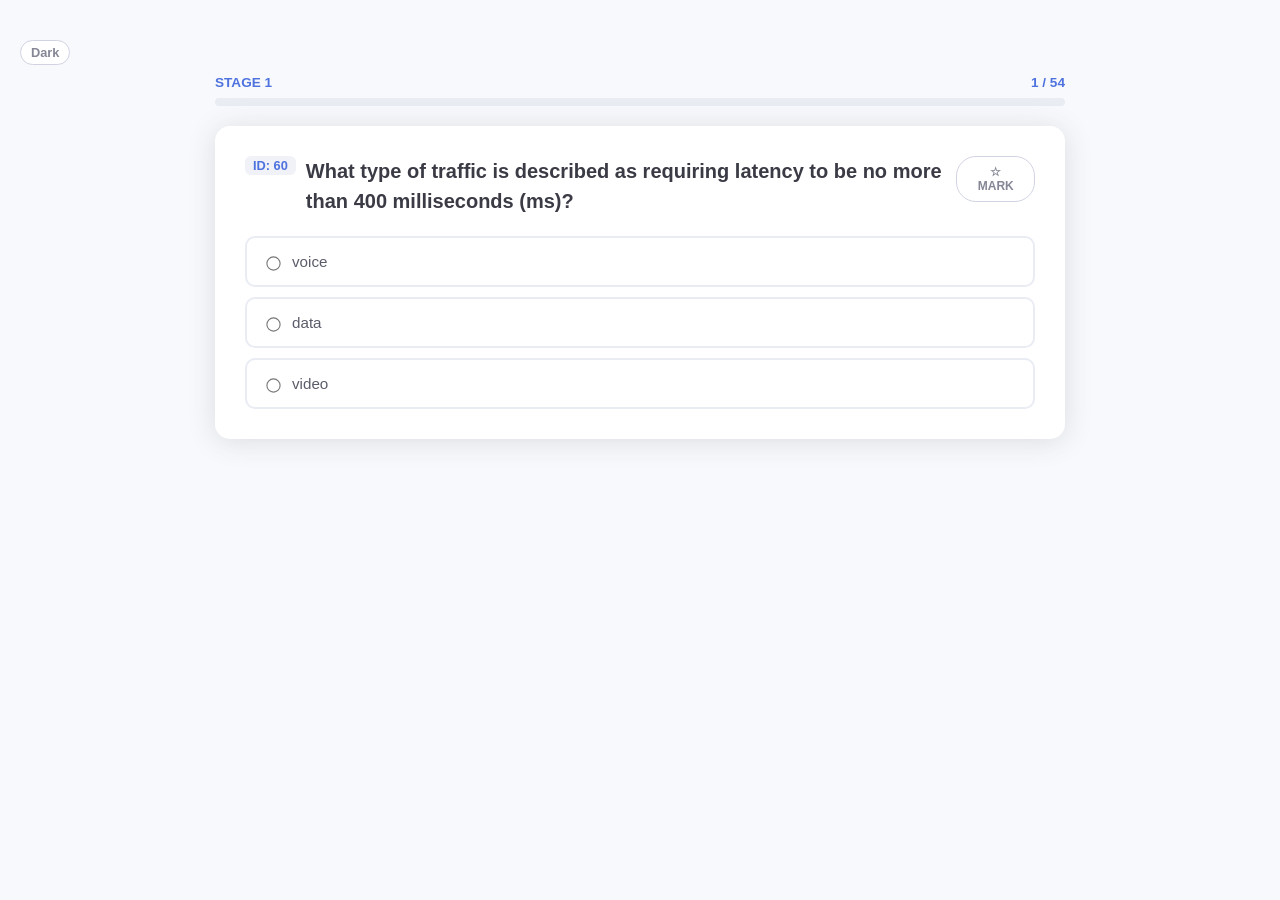
<file: ccna3-module9-12.html>
<!DOCTYPE html>
<html lang="en">
<head>
    <meta charset="UTF-8">
    <meta name="viewport" content="width=device-width, initial-scale=1.0, maximum-scale=1.0, user-scalable=no">
    <title>CCNA3 Modules 9-12 Practice Quiz</title>
    <script>
        (function () {
            try {
                var t = sessionStorage.getItem('ccna-theme');
                if (t === 'dark') document.documentElement.dataset.theme = 'dark';
                else delete document.documentElement.dataset.theme;
            } catch (e) {
                // Ignore storage errors.
            }
        })();
    </script>
    <style>
        :root {
            --primary: #4e73df;
            --secondary: #858796;
            --success: #1cc88a;
            --danger: #e74a3b;
            --warning: #f6c23e;
            --bg: #f8f9fc;
            --white: #ffffff;
            --card-shadow: 0 0.15rem 1.75rem 0 rgba(58, 59, 69, 0.15);
        }

        body {
            font-family: "Nunito", -apple-system, BlinkMacSystemFont, "Segoe UI", Roboto, "Helvetica Neue", Arial, sans-serif;
            background-color: var(--bg);
            margin: 0;
            padding: 10px;
            color: #5a5c69;
            box-sizing: border-box;
            -webkit-font-smoothing: antialiased;
        }

        .container {
            width: 100%;
            max-width: 850px;
            margin: auto;
            box-sizing: border-box;
        }

        /* Progress Area */
        .header-status {
            display: flex;
            justify-content: space-between;
            align-items: center;
            margin-bottom: 8px;
            font-weight: 800;
            color: var(--primary);
            text-transform: uppercase;
            font-size: 0.85rem;
        }

        .progress {
            height: 8px;
            background: #eaecf4;
            border-radius: 10px;
            overflow: hidden;
            margin-bottom: 20px;
        }

        .progress-bar {
            height: 100%;
            background: var(--primary);
            transition: width 0.4s ease;
        }

        /* Card System */
        .card {
            background: var(--white);
            border-radius: 15px;
            box-shadow: var(--card-shadow);
            padding: 20px;
            margin-bottom: 20px;
            position: relative;
            overflow: hidden;
        }

        /* Question Layout */
        .q-header {
            display: flex;
            flex-direction: column; 
            gap: 12px;
            margin-bottom: 20px;
        }

        .q-text-wrapper {
            display: flex;
            align-items: flex-start;
            gap: 10px;
            width: 100%;
        }

        .q-text {
            font-size: 1.1rem;
            font-weight: 700;
            line-height: 1.5;
            color: #3a3b45;
            flex: 1;
            overflow-wrap: anywhere;
            word-break: break-word;
        }

        .q-id-badge {
            background: #f0f2f7;
            padding: 2px 8px;
            border-radius: 6px;
            font-size: 0.8rem;
            color: var(--primary);
            font-weight: 800;
            white-space: nowrap;
        }

        .bookmark-btn {
            background: var(--white);
            border: 1.5px solid #d1d3e2;
            padding: 8px 16px;
            border-radius: 20px;
            font-size: 0.75rem;
            font-weight: 800;
            cursor: pointer;
            transition: all 0.2s;
            color: var(--secondary);
            display: inline-flex;
            align-items: center;
            gap: 5px;
            width: fit-content;
            align-self: flex-start;
        }

        .bookmark-btn.active {
            background: #fffbe6;
            border-color: var(--warning);
            color: #856404;
            box-shadow: 0 2px 4px rgba(0,0,0,0.05);
        }

        /* Options */
        .options {
            display: flex;
            flex-direction: column;
            gap: 10px;
        }

        .option {
            padding: 15px;
            border: 2px solid #eaecf4;
            border-radius: 10px;
            cursor: pointer;
            transition: all 0.2s;
            display: flex;
            align-items: center;
            font-size: 0.95rem;
            overflow-wrap: anywhere;
            word-break: break-word;
        }

        .option:hover { border-color: var(--primary); background-color: #f8f9fc; }
        .option.selected { border-color: var(--primary); background-color: #f0f4ff; }
        .option.correct { border-color: var(--success) !important; background-color: #d1fae5 !important; color: #065f46; font-weight: 700; }
        .option.wrong { border-color: var(--danger) !important; background-color: #fee2e2 !important; color: #991b1b; }

        input[type="radio"], input[type="checkbox"] { 
            margin-right: 12px; 
            transform: scale(1.1); 
            flex-shrink: 0;
        }

        .feedback {
            margin-top: 20px;
            padding: 15px;
            border-radius: 10px;
            display: none;
            border-left: 5px solid;
            animation: slideIn 0.4s ease;
        }

        @keyframes slideIn { from { opacity: 0; transform: translateY(10px); } to { opacity: 1; transform: translateY(0); } }

        .feedback.correct { background: #f0fdf4; color: #166534; border-left-color: var(--success); }
        .feedback.wrong { background: #fef2f2; color: #991b1b; border-left-color: var(--danger); }

        .explanation {
            font-size: 0.9rem;
            margin-top: 12px;
            color: #4b5563;
            line-height: 1.6;
            padding-top: 10px;
            border-top: 1px dashed rgba(0,0,0,0.1);
        }

        .controls { text-align: center; margin-top: 25px; }

        .btn-primary {
            background: var(--primary);
            color: white;
            border: none;
            padding: 14px 40px;
            border-radius: 12px;
            font-size: 1.05rem;
            font-weight: 800;
            cursor: pointer;
            box-shadow: 0 4px 12px rgba(78, 115, 223, 0.25);
            transition: all 0.2s;
            text-transform: uppercase;
            width: 100%;
            max-width: 320px;
        }

        .btn-primary:active { transform: scale(0.98); opacity: 0.9; }

        /* Titles */
        .big-title {
            font-size: 2.2rem;
            font-weight: 900;
            color: #2c3e50;
            text-transform: uppercase;
            letter-spacing: -1px;
            margin-bottom: 15px;
            text-align: center;
            line-height: 1.2;
        }
        
        .score-circle { font-size: 5.5rem; font-weight: 900; color: var(--primary); line-height: 1; margin: 15px 0; text-align: center; }
        .score-total { font-size: 1.8rem; color: var(--secondary); opacity: 0.7; }

        /* Switch Tabs */
        .switch-tabs {
            display: flex;
            background: #eaecf4;
            border-radius: 15px;
            padding: 5px;
            margin: 25px auto;
            width: 100%;
            max-width: 550px;
            box-sizing: border-box;
        }

        .tab {
            flex: 1;
            padding: 12px 5px;
            cursor: pointer;
            border-radius: 10px;
            font-weight: 800;
            display: flex;
            align-items: center;
            justify-content: center;
            gap: 5px;
            color: #858796;
            font-size: 0.85rem;
        }

        .tab.active { background: white; color: var(--primary); box-shadow: 0 4px 8px rgba(0,0,0,0.1); }
        .badge { background: var(--danger); color: white; border-radius: 20px; padding: 2px 8px; font-size: 0.7rem; }
        .badge-warn { background: var(--warning); color: #000; }

        .review-list { text-align: left; margin-top: 20px; }
        .review-item {
            background: white;
            padding: 15px;
            border-radius: 12px;
            margin-bottom: 12px;
            border-left: 6px solid #d1d3e2;
            box-shadow: 0 2px 5px rgba(0,0,0,0.03);
        }

        @media (min-width: 600px) {
            body { padding: 30px 20px; }
            .card { padding: 30px; }
            .q-header { flex-direction: row; align-items: center; }
            .q-text { font-size: 1.25rem; }
            .big-title { font-size: 2.8rem; }
            .tab { font-size: 0.95rem; }
        }
    </style>
    <link rel="stylesheet" href="theme.css">
    <script src="theme.js" defer></script>
</head>
<body>

<div class="container" id="quiz-view">
    <div style="text-align: center; padding: 100px; font-weight: bold; color: var(--primary);">INITIALIZING CCNA QUIZ ENGINE...</div>
</div>

<script>
    const questionsData = [
    {
        id: 1,
        q: "What is the term used to indicate a variation of delay?",
        options: [
        "latency",
        "serialization delay",
        "speed mismatch",
        "jitter"
        ],
        answer: ["jitter"],
        exp: "Topic 9.1.3 Jitter is a phenomenon caused by a variation in delay. Delay (or latency) is the time it takes for the packet to arrive at its destination. Jitter describes how the voice packets arrive at the destination at varying intervals (not in a steady, consistent stream).",
        multi: false
    },
    {
        id: 2,
        q: "A network engineer performs a ping test and receives a value that shows the time it takes for a packet to travel from a source to a destination device and return. Which term describes the value?",
        options: [
        "jitter",
        "latency",
        "priority",
        "bandwidth"
        ],
        answer: ["latency"],
        exp: "Topic 9.1.3",
        multi: false
    },
    {
        id: 3,
        q: "What role do network devices play in the IntServ QoS model?",
        options: [
        "Network devices ensure that resources are available before traffic is allowed to be sent by a host through the network.",
        "Network devices provide a best-effort approach to forwarding traffic.",
        "Network devices are configured to service multiple classes of traffic and handle traffic as it may arrive.",
        "Network devices use QoS on a hop-by-hop basis to provide excellent scalability."
        ],
        answer: ["Network devices ensure that resources are available before traffic is allowed to be sent by a host through the network."],
        exp: "Topic 9.4.4",
        multi: false
    },
    {
        id: 4,
        q: "Which device would be classified as a trusted endpoint?",
        options: [
        "switch",
        "router",
        "firewall",
        "IP phone"
        ],
        answer: ["IP phone"],
        exp: "Topic 9.5.10 Trusted endpoints are devices that have the capability to mark application traffic at Layer 2 or Layer 3. Trusted endpoints include the following: – IP phones – Wireless access points – Videoconferencing gateways and systems – IP conferencing stations and more",
        multi: false
    },
    {
        id: 5,
        q: "What is the benefit of deploying Layer 3 QoS marking across an enterprise network?",
        options: [
        "Layer 3 marking can carry the QoS information end-to-end.",
        "Layer 3 marking can carry QoS information on switches that are not IP aware.",
        "Layer 3 marking can be carried in the 802.1Q fields.",
        "Layer 3 marking can be used to carry non-IP traffic."
        ],
        answer: ["Layer 3 marking can carry the QoS information end-to-end."],
        exp: "Topic 9.5.4 Marking traffic at Layer 2 or Layer 3 is very important and will affect how traffic is treated in a network using QoS. Layer 2 marking of frames can be performed for non-IP traffic. Layer 2 marking of frames is the only QoS option available for switches that are not “IP aware.” Layer 3 marking will carry the QoS information end-to-end.",
        multi: false
    },
    {
        id: 6,
        q: "What is the function of a QoS trust boundary?",
        options: [
        "A trust boundary identifies the location where traffic cannot be remarked.",
        "A trust boundary only allows traffic to enter if it has previously been marked.",
        "A trust boundary identifies which devices trust the marking on packets that enter a network.",
        "A trust boundary only allows traffic from trusted endpoints to enter the network."
        ],
        answer: ["A trust boundary identifies which devices trust the marking on packets that enter a network."],
        exp: "Topic 9.5.10 Network traffic is classified and marked as close to the source device as possible. The trust boundary is the location where the QoS markings on a packet are trusted as they enter an enterprise network.",
        multi: false
    },
    {
        id: 7,
        q: "What are two approaches to prevent packet loss due to congestion on an interface? (Choose two.)",
        options: [
        "Decrease buffer space.",
        "Disable queuing mechanisms.",
        "Drop lower-priority packets.",
        "Prevent bursts of traffic.",
        "Increase link capacity."
        ],
        answer: [
        "Drop lower-priority packets.",
        "Increase link capacity."
        ],
        exp: "Topic 9.5.2 There are three approaches to prevent sensitive traffic from being dropped: Increase link capacity to ease or prevent congestion. Guarantee enough bandwidth and increase buffer space to accommodate bursts of traffic from fragile flows. Prevent congestion by dropping lower-priority packets before congestion occurs.",
        multi: true
    },
    {
        id: 8,
        q: "What configuration scenario would offer the most protection to SNMP get and set messages?",
        options: [
        "SNMPv2 for in-band management with read-write community strings",
        "SNMPv1 with out-of-band management in a private subnet",
        "SNMPv3 configured with the auth security level",
        "SNMP community strings"
        ],
        answer: ["SNMPv3 configured with the auth security level"],
        exp: "Topic 10.4.4 SNMPv3 supports authentication and encryption with the auth and priv security levels. SNMPv1 and SNMPv2 do not support authentication or encryption. Using a default community string is not secure because the default string of “public” is well known and would allow anyone with SNMP systems to read device MIBs.",
        multi: false
    },
    {
        id: 10,
        q: "The command ntp server 10.1.1.1 is issued on a router. What impact does this command have?",
        options: [
        "determines which server to send system log files to",
        "synchronizes the system clock with the time source with IP address 10.1.1.1",
        "identifies the server on which to store backup configurations",
        "ensures that all logging will have a time stamp associated with it"
        ],
        answer: ["synchronizes the system clock with the time source with IP address 10.1.1.1"],
        exp: "Topic 10.3.3 The ntp server ip-address global configuration command configures the NTP server for IOS devices.",
        multi: false
    },
    {
        id: 11,
        q: "As the network administrator you have been asked to implement EtherChannel on the corporate network. What does this configuration consist of?",
        options: [
        "providing redundant links that dynamically block or forward traffic",
        "grouping two devices to share a virtual IP address",
        "grouping multiple physical ports to increase bandwidth between two switches",
        "providing redundant devices to allow traffic to flow in the event of device failure"
        ],
        answer: ["grouping multiple physical ports to increase bandwidth between two switches"],
        exp: "Topic 11.2.4 EtherChannel is utilized on a network to increase speed capabilities by grouping multiple physical ports into one or more logical EtherChannel links between two switches. STP is used to provide redundant links that dynamically block or forward traffic between switches. FHRPs are used to group physical devices to provide traffic flow in the event of failure.",
        multi: false
    },
    {
        id: 12,
        q: "What is a definition of a two-tier LAN network design?",
        options: [
        "access and core layers collapsed into one tier, and the distribution layer on a separate tier",
        "distribution and core layers collapsed into one tier, and the access layer on a separate tier",
        "access, distribution, and core layers collapsed into one tier, with a separate backbone layer",
        "access and distribution layers collapsed into one tier, and the core layer on a separate tier"
        ],
        answer: ["distribution and core layers collapsed into one tier, and the access layer on a separate tier"],
        exp: "Topic 11.1.6 Maintaining three separate network tiers is not always required or cost-efficient. All network designs require an access layer, but a two-tier design can collapse the distribution and core layers into one layer to serve the needs of a small location with few users.",
        multi: false
    },
    {
        id: 13,
        q: "What are two reasons to create a network baseline? (Choose two.)",
        options: [
        "to select a routing protocol",
        "to determine what kind of equipment to implement",
        "to design a network according to a proper model",
        "to identify future abnormal network behavior",
        "to evaluate security vulnerabilities in the network",
        "to determine if the network can deliver the required policies"
        ],
        answer: [
        "to identify future abnormal network behavior",
        "to determine if the network can deliver the required policies"
        ],
        exp: "Topic 12.1.4 A network baseline is created to provide a comparison point, at the time that the network is performing optimally, to whatever changes are implemented in the infrastructure. A baseline helps to keep track of the performance, to track the traffic patterns, and to monitor network behavior.",
        multi: true
    },
    {
        id: 14,
        q: "A computer can access devices on the same network but cannot access devices on other networks. What is the probable cause of this problem?",
        options: [
        "The computer has an incorrect subnet mask.",
        "The computer has an invalid default gateway address.",
        "The cable is not connected properly to the NIC.",
        "The computer has an invalid IP address."
        ],
        answer: ["The computer has an invalid default gateway address."],
        exp: "Topic 12.5.7 The default gateway is the address of the device a host uses to access the Internet or another network. If the default gateway is missing or incorrect, that host will not be able to communicate outside the local network. Because the host can access other hosts on the local network, the network cable and the other parts of the IP configuration are working.",
        multi: false
    },
    {
        id: 15,
        q: "In which step of gathering symptoms does the network engineer determine if the problem is at the core, distribution, or access layer of the network?",
        options: [
        "Gather information.",
        "Narrow the scope.",
        "Document the symptoms.",
        "Determine ownership.",
        "Determine the symptoms."
        ],
        answer: ["Narrow the scope."],
        exp: "Topic 12.2.2 In the “narrow the scope” step of gathering symptoms, a network engineer will determine if the network problem is at the core, distribution, or access layer of the network. Once this step is complete and the layer is identified, the network engineer can determine which pieces of equipment are the most likely cause.",
        multi: false
    },
    {
        id: 16,
        q: "A network administrator is deploying QoS with the ability to provide a special queue for voice traffic so that voice traffic is forwarded before network traffic in other queues. Which queuing method would be the best choice?",
        options: [
        "LLQ",
        "CBWFQ",
        "WFQ",
        "FIFO"
        ],
        answer: ["LLQ"],
        exp: "Topic 9.3.6 Low latency queuing (LLQ) allows delay-sensitive data, such as voice traffic, to be defined in a strict priority queue (PQ) and to always be sent first before any packets in any other queue are forwarded.",
        multi: false
    },
    {
        id: 17,
        q: "What are two characteristics of voice traffic? (Choose two.)",
        options: [
        "Voice traffic latency should not exceed 150 ms.",
        "Voice traffic is unpredictable and inconsistent.",
        "Voice traffic requires at least 384 kbs of bandwidth.",
        "Voice traffic consumes lots of network resources.",
        "Dropped voice packets are not retransmitted."
        ],
        answer: [
        "Voice traffic latency should not exceed 150 ms.",
        "Dropped voice packets are not retransmitted."
        ],
        exp: "Topic 9.2.3 Voice traffic does not consume a lot of network resources, such as bandwidth. However, it is very sensitive to delay and dropped packets cannot be retransmitted. For good voice quality, the amount of latency should always be less than 150 milliseconds.",
        multi: true
    },
    {
        id: 18,
        q: "Which type of network traffic cannot be managed using congestion avoidance tools?",
        options: [
        "TCP",
        "ICMP",
        "IP",
        "UDP"
        ],
        answer: ["UDP"],
        exp: "Topic 9.5.11 Queuing and compression techniques can help to reduce and prevent UDP packet loss, but there is no congestion avoidance for User Datagram Protocol (UDP) based traffic.",
        multi: false
    },
    {
        id: 19,
        q: "When QoS is implemented in a converged network, which two factors can be controlled to improve network performance for real-time traffic? (Choose two.)",
        options: [
        "delay",
        "packet addressing",
        "jitter",
        "packet routing",
        "link speed"
        ],
        answer: [
        "delay",
        "jitter"
        ],
        exp: "Topic 9.1.3 Delay is the latency between a sending and receiving device. Jitter is the variation in the delay of the received packets. Both delay and jitter need to be controlled in order to support real-time voice and video traffic.",
        multi: true
    },
    {
        id: 20,
        q: "An administrator wants to replace the configuration file on a Cisco router by loading a new configuration file from a TFTP server. What two things does the administrator need to know before performing this task? (Choose two.)",
        options: [
        "name of the configuration file that is currently stored on the router",
        "configuration register value",
        "name of the configuration file that is stored on the TFTP server",
        "router IP address",
        "TFTP server IP address"
        ],
        answer: [
        "name of the configuration file that is stored on the TFTP server",
        "TFTP server IP address"
        ],
        exp: "Topic 10.6.5 In order to identify the exact location of the desired configuration file, the IP address of the TFTP server and the name of the configuration file are essential information. Because the file is a new configuration, the name of the current configuration file is not necessary.",
        multi: true
    },
    {
        id: 23,
        q: "What are three functions provided by the syslog service? (Choose three.)",
        options: [
        "to select the type of logging information that is captured",
        "to periodically poll agents for data",
        "to provide statistics on packets that are flowing through a Cisco device",
        "to provide traffic analysis",
        "to gather logging information for monitoring and troubleshooting",
        "to specify the destinations of captured messages"
        ],
        answer: [
        "to select the type of logging information that is captured",
        "to gather logging information for monitoring and troubleshooting",
        "to specify the destinations of captured messages"
        ],
        exp: "Topic 10.5.1 There are three primary functions provided by the syslog service: gathering logging information, selection of the type of information to be logged, selection of the destination of the logged information.",
        multi: true
    },
    {
        id: 24,
        q: "What is the function of the MIB element as part of a network management system?",
        options: [
        "to collect data from SNMP agents",
        "to send and retrieve network management information",
        "to change configurations on SNMP agents",
        "to store data about a device"
        ],
        answer: ["to store data about a device"],
        exp: "Topic 10.4.1 The Management Information Base (MIB) resides on a networking device and stores operational data about the device. The SNMP manager can collect information from SNMP agents. The SNMP agent provides access to the information.",
        multi: false
    },
    {
        id: 25,
        q: "What network design would contain the scope of disruptions on a network should a failure occur?",
        options: [
        "the reduction in the number of redundant devices and connections in the network core",
        "the installation of only enterprise class equipment throughout the network",
        "the deployment of distribution layer switches in pairs and the division of access layer switch connections between them",
        "the configuration of all access layer devices to share a single gateway"
        ],
        answer: ["the deployment of distribution layer switches in pairs and the division of access layer switch connections between them"],
        exp: "Topic 11.2.3 One way to contain the impact of a failure on the network is to implement redundancy. One way this is accomplished is by deploying redundant distribution layer switches and dividing the access layer switch connections between the redundant distribution layer switches. This creates what is called a switch block. Failures in a switch block are contained to that block and do not bring down the whole network.",
        multi: false
    },
    {
        id: 26,
        q: "Which action should be taken when planning for redundancy on a hierarchical network design?",
        options: [
        "add alternate physical paths for data to traverse the network",
        "continually purchase backup equipment for the network",
        "implement STP portfast between the switches on the network",
        "immediately replace a non-functioning module, service or device on a network"
        ],
        answer: ["add alternate physical paths for data to traverse the network"],
        exp: "Topic 11.2.2 One method of implementing redundancy is path redundancy, installing alternate physical paths for data to traverse the network. Redundant links in a switched network supports high availability and can be used for load balancing, reducing congestion on the network.",
        multi: false
    },
    {
        id: 27,
        q: "What are two benefits of extending access layer connectivity to users through a wireless medium? (Choose two.)",
        options: [
        "increased flexibility",
        "increased network management options",
        "decreased number of critical points of failure",
        "reduced costs",
        "increased bandwidth availability"
        ],
        answer: [
        "increased flexibility",
        "reduced costs"
        ],
        exp: "Topic 11.2.5 Wireless connectivity at the access layer provides increased flexibility, reduced costs, and the ability to grow and adapt to changing business requirements. Utilizing wireless routers and access points can provide an increase in the number of central points of failure. Wireless routers and access points will not provide an increase in bandwidth availability.",
        multi: true
    },
    {
        id: 28,
        q: "What is a basic function of the Cisco Borderless Architecture access layer?",
        options: [
        "aggregates Layer 2 broadcast domains",
        "provides access to the user",
        "aggregates Layer 3 routing boundaries",
        "provides fault isolation"
        ],
        answer: ["provides access to the user"],
        exp: "Topic 11.1.5 A function of the Cisco Borderless Architecture access layer is providing network access to the users. Layer 2 broadcast domain aggregation, Layer 3 routing boundaries aggregation, and high availability are distribution layer functions. The core layer provides fault isolation and high-speed backbone connectivity.",
        multi: false
    },
    {
        id: 29,
        q: "Which characteristic would most influence a network design engineer to select a multilayer switch over a Layer 2 switch?",
        options: [
        "ability to have multiple forwarding paths through the switched network based on VLAN number(s)",
        "ability to build a routing table",
        "ability to provide power to directly-attached devices and the switch itself",
        "ability to aggregate multiple ports for maximum data throughput"
        ],
        answer: ["ability to build a routing table"],
        exp: "Topic 11.3.6 Multilayer switches, also known as Layer 3 switches, can route and build a routing table. This capability is required in a multi-VLAN network and would influence the network designer to select a multilayer switch. The other options are features also available on Layer 2 switches, so they would not influence the decision to select a multilayer switch.",
        multi: false
    },
    {
        id: 31,
        q: "When is the most appropriate time to measure network operations to establish a network performance baseline?",
        options: [
        "whenever high network use is detected, so that how the network performs under stress can be monitored",
        "during quiet vacation periods, so that the level of non-data traffic can be determined",
        "at the same time each day across a set period of average working days, so that typical traffic patterns can be established",
        "at random times during a 10 week period, so that abnormal traffic levels can be detected"
        ],
        answer: ["at the same time each day across a set period of average working days, so that typical traffic patterns can be established"],
        exp: "Topic 12.1.7 The purpose of establishing a network performance baseline is to provide a reference of normal or average network use to enable data traffic anomalies to be detected and then investigated. Network operations that are not average, or are not normal, cannot be used to establish a network performance baseline.",
        multi: false
    },
    {
        id: 35,
        q: "What type of traffic is described as requiring latency to be no more than 150 milliseconds (ms)?",
        options: [
        "voice",
        "video",
        "data"
        ],
        answer: ["voice"],
        exp: "Topic 9.2.3",
        multi: false
    },
    {
        id: 36,
        q: "A network manager wants to add a time to log messages so that there is record of when the message was generated. What command should the administrator use on a Cisco router?",
        options: [
        "show cdp interface",
        "ntp server 10.10.14.9",
        "service timestamps log datetime",
        "clock timezone PST -7"
        ],
        answer: ["service timestamps log datetime"],
        exp: "Topic 10.5.5",
        multi: false
    },
    {
        id: 39,
        q: "What are two characteristics of the best-effort QoS model? (Choose two.)",
        options: [
        "It allows end hosts to signal their QoS needs to the network.",
        "It uses a connection-oriented approach with QoS.",
        "It provides preferential treatment for voice packets.",
        "It does not provide a delivery guarantee for packets.",
        "It treats all network packets in the same way."
        ],
        answer: [
        "It does not provide a delivery guarantee for packets.",
        "It treats all network packets in the same way."
        ],
        exp: "Topic 9.4.3 The best-effort QoS model provides no guarantees and it is commonly used on the Internet. The best-effort QoS model treats all network packets in the same way.",
        multi: true
    },
    {
        id: 40,
        q: "Why is QoS an important issue in a converged network that combines voice, video, and data communications?",
        options: [
        "Data communications are sensitive to jitter.",
        "Legacy equipment is unable to transmit voice and video without QoS.",
        "Voice and video communications are more sensitive to latency.",
        "Data communications must be given the first priority."
        ],
        answer: ["Voice and video communications are more sensitive to latency."],
        exp: "Topic 9.2 Without any QoS mechanisms in place, time-sensitive packets, such as voice and video, will be dropped with the same frequency as email and web browsing traffic.",
        multi: false
    },
    {
        id: 42,
        q: "Which statement describes SNMP operation?",
        options: [
        "An SNMP agent that resides on a managed device collects information about the device and stores that information remotely in the MIB that is located on the NMS.​",
        "A set request is used by the NMS to change configuration variables in the agent device.",
        "An NMS periodically polls the SNMP agents that are residing on managed devices by using traps to query the devices for data.​",
        "A get request is used by the SNMP agent to query the device for data.​"
        ],
        answer: ["A set request is used by the NMS to change configuration variables in the agent device."],
        exp: "Topic 10.4.2 An SNMP agent that resides on a managed device collects and stores information about the device and its operation. This information is stored by the agent locally in the MIB. An NMS periodically polls the SNMP agents that are residing on managed devices by using the get request to query the devices for data.",
        multi: false
    },
    {
        id: 44,
        q: "What are the three layers of the switch hierarchical design model? (Choose three.)",
        options: [
        "distribution",
        "network access",
        "data link",
        "enterprise",
        "access",
        "core"
        ],
        answer: [
        "distribution",
        "access",
        "core"
        ],
        exp: "Topic 11.1.5 The access layer is the lowest layer and it provides network access to users. The distribution layer has many functions, but it aggregates data from the access layer, provides filtering, policy control, and sets Layer 3 routing boundaries. The core layer provides high speed connectivity.",
        multi: true
    },
    {
        id: 46,
        q: "A network designer is considering whether to implement a switch block on the company network. What is the primary advantage of deploying a switch block?",
        options: [
        "This is network application software that prevents the failure of a single network device.",
        "The failure of a switch block will not impact all end users.",
        "This is a security feature that is available on all new Catalyst switches.",
        "A single core router provides all the routing between VLANs."
        ],
        answer: ["The failure of a switch block will not impact all end users."],
        exp: "Topic 11.2.3 The configuration of a switch block provides redundancy so that the failure of a single network device generally has little or no effect on end users.",
        multi: false
    },
    {
        id: 47,
        q: "Which troubleshooting tool would a network administrator use to check the Layer 2 header of frames that are leaving a particular host?",
        options: [
        "knowledge base",
        "protocol analyzer",
        "CiscoView",
        "baselining tool"
        ],
        answer: ["protocol analyzer"],
        exp: "Topic 12.3.2 A protocol analyzer such as Wireshark is capable of displaying the headers of data at any OSI Layer.",
        multi: false
    },
    {
        id: 49,
        q: "What type of traffic is described as not resilient to loss?",
        options: [
        "video",
        "data",
        "voice"
        ],
        answer: ["video"],
        exp: "Topic 9.2.4 Video traffic tends to be unpredictable, inconsistent, and bursty compared to voice traffic. Compared to voice, video is less resilient to loss and has a higher volume of data per packet.",
        multi: false
    },
    {
        id: 50,
        q: "A network manager wants lists the contents of flash. What command should the administrator use on a Cisco router?",
        options: [
        "show file systems",
        "dir",
        "lldp enable",
        "service timestamps log datetime"
        ],
        answer: ["dir"],
        exp: "Topic 10.6.1",
        multi: false
    },
    {
        id: 51,
        q: "Voice packets are being received in a continuous stream by an IP phone, but because of network congestion the delay between each packet varies and is causing broken conversations. What term describes the cause of this condition?",
        options: [
        "buffering",
        "latency",
        "queuing",
        "jitter"
        ],
        answer: ["jitter"],
        exp: "Topic 9.1.3 Jitter is the variation in the latency or delay of received packets. When data is sent, packets are sent in a continuous stream and are spaced evenly apart. Because of network congestion, the delay between each packet can vary instead of remaining constant.",
        multi: false
    },
    {
        id: 52,
        q: "A user is unable to reach the website when typing http://www.cisco.com in a web browser, but can reach the same site by typing http://72.163.4.161. What is the issue?",
        options: [
        "DHCP",
        "DNS",
        "Default Gateway",
        "TCP/IP Protocol stack"
        ],
        answer: ["DNS"],
        exp: "Topic 12.5.12 Domain Name Service (DNS) is used to translate a web address to an IP address. The address of the DNS server is provided via DHCP to host computers.​",
        multi: false
    },
    {
        id: 53,
        q: "What type of traffic is described as tending to be unpredictable, inconsistent, and bursty?",
        options: [
        "Audio",
        "Video",
        "Data",
        "Voice"
        ],
        answer: ["Video"],
        exp: "Topic 9.2.4",
        multi: false
    },
    {
        id: 54,
        q: "A network manager wants to determine the size of the Cisco IOS image file on the networking device. What command should the administrator use on a Cisco router?",
        options: [
        "show flash:0",
        "copy flash: tftp:",
        "config-register 0x2102",
        "confreg 0x2142"
        ],
        answer: ["show flash:0"],
        exp: "Topic 10.7.3",
        multi: false
    },
    {
        id: 55,
        q: "What is the principle that is applied when a network technician is troubleshooting a network fault by using the divide-and-conquer method?",
        options: [
        "Testing is performed at Layer 7 and at Layer 1, then at Layers 6 and 2, and so on, working towards the middle of the stack until all layers are verified as operational.",
        "Once it is verified that components in a particular layer are functioning properly, it can then be assumed that components in the layers below it are also functional.",
        "Testing is performed at all layers of the OSI model until a non-functioning component is found.",
        "Once it is verified that a component in a particular layer is functioning properly, testing can then be performed on any other layer."
        ],
        answer: ["Once it is verified that components in a particular layer are functioning properly, it can then be assumed that components in the layers below it are also functional."],
        exp: "Topic 12.2.6 The nature of the OSI and TCP/IP layered models is that upper layers are dependent on lower layers. So when troubleshooting, if a particular layer is found to be working correctly then it can be assumed that all layers below it are also functioning correctly.",
        multi: false
    },
    {
        id: 56,
        q: "Which queuing algorithm has only a single queue and treats all packets equally?",
        options: [
        "CBWFQ",
        "FIFO",
        "LLQ",
        "WFQ"
        ],
        answer: ["FIFO"],
        exp: "Topic 9.3.3",
        multi: false
    },
    {
        id: 57,
        q: "What type of traffic is described as traffic that requires at least 30 Kbps of bandwidth?",
        options: [
        "voice",
        "data",
        "video"
        ],
        answer: ["voice"],
        exp: "Topic 9.2.3",
        multi: false
    },
    {
        id: 58,
        q: "What type of traffic is described as being able to tolerate a certain amount of latency, jitter, and loss without any noticeable effects?",
        options: [
        "voice",
        "video",
        "data"
        ],
        answer: ["voice"],
        exp: "Topic 9.2.3 Voice traffic is described as smooth and predictable but very sensitive to delays. It can tolerate a specific amount of latency (up to 150 ms), jitter (up to 30 ms), and packet loss (up to 1%) without users experiencing any noticeable effects on quality. While video traffic has similar tolerances, it is considered less resilient to loss than voice. In contrast, data traffic is typically insensitive to delay and jitter but cannot tolerate any loss.",
        multi: false
    },
    {
        id: 59,
        q: "A network manager wants to view the amount of available and free memory, the type of file system, and its permissions. What command should the administrator use on a Cisco router?",
        options: [
        "ntp server 10.10.14.9",
        "lldp enable",
        "clock timezone PST -7",
        "show file systems"
        ],
        answer: ["show file systems"],
        exp: "Topic 10.6.1",
        multi: false
    },
    {
        id: 60,
        q: "What type of traffic is described as requiring latency to be no more than 400 milliseconds (ms)?",
        options: [
        "voice",
        "data",
        "video"
        ],
        answer: ["video"],
        exp: "Topic 9.2.4 Video traffic is described as requiring a one-way latency (delay) of no more than 400 milliseconds (ms) to maintain an acceptable user experience. In contrast, voice traffic is much more sensitive to delay and requires latency to be no more than 150 ms. General data traffic is typically classified as being relatively insensitive to both drops and delays.",
        multi: false
    },
    {
        id: 61,
        q: "What type of traffic is described as consisting of traffic that requires a higher priority if interactive?",
        options: [
        "data",
        "voice",
        "video"
        ],
        answer: ["data"],
        exp: "Topic 9.2.5 While voice and video traffic are inherently sensitive to delay and always require high priority, data traffic priority is determined by specific factors. According to the sources, a network administrator must evaluate if data comes from an interactive application; if it is interactive and mission-critical, it should be prioritized to achieve a response time of 1 to 2 seconds. Non-interactive data, by contrast, is less sensitive to delay and can use leftover bandwidth.",
        multi: false
    },
    {
        id: 62,
        q: "A network manager wants to configure the router to load a new image from flash during bootup. What command should the administrator use on a Cisco router?",
        options: [
        "copy flash: tftp:",
        "boot system",
        "clock set 14:25:00 nov 13 2018",
        "copy tftp startup-config"
        ],
        answer: ["boot system"],
        exp: "Topic 10.7.5",
        multi: false
    },
    {
        id: 63,
        q: "What type of traffic is described as predictable and smooth?",
        options: [
        "data",
        "video",
        "voice"
        ],
        answer: ["voice"],
        exp: "Topic 9.2.3",
        multi: false
    },
    {
        id: 64,
        q: "A network manager wants to ensure that the device will ignore the startup config file during startup and bypass the required passwords. What command should the administrator use on a Cisco router?",
        options: [
        "copy usbflash0:/R1-Config",
        "copy running-config tftp",
        "confreg 0x2142",
        "config-register 0x2102"
        ],
        answer: ["confreg 0x2142"],
        exp: "Topic 10.6.9",
        multi: false
    },
    {
        id: 65,
        q: "What type of traffic is described as having a high volume of data per packet?",
        options: [
        "video",
        "voice",
        "data"
        ],
        answer: ["video"],
        exp: "Topic 9.2.4 Compared to voice traffic, video is described as having a higher volume of data per packet. While voice packets are typically small and predictable (approximately 200 bytes), video packets are significantly larger and vary in size based on the complexity and motion of the content being transmitted.",
        multi: false
    },
    {
        id: 66,
        q: "A network manager wants to backup the running configuration to a file server. What command should the administrator use on a Cisco router?",
        options: [
        "cd usbflash0:",
        "show file systems",
        "copy running-config tftp",
        "dir"
        ],
        answer: ["copy running-config tftp"],
        exp: "Topic 10.6.5",
        multi: false
    },
    {
        id: 67,
        q: "What type of traffic is described as consisting of traffic that gets a lower priority if it is not mission-critical?",
        options: [
        "voice",
        "data",
        "video"
        ],
        answer: ["data"],
        exp: "Topic 9.2.5 The priority of data traffic is determined by whether the application is interactive or mission-critical. While voice and video traffic inherently require high priority, data traffic that is not mission-critical and not interactive is assigned a lower priority, essentially receiving only the leftover bandwidth after all other needs are met. In contrast, voice and video are always sensitive to delay and typically receive higher priority.",
        multi: false
    }
    ];

    let state = {
        pool: [],
        currentIndex: 0,
        score: 0,
        bookmarks: new Set(),
        wrongList: [],
        itemsPerPhase: 20,
        isAnswered: false,
        tempSelected: []
    };

    function shuffle(arr) {
        let array = [...arr];
        for (let i = array.length - 1; i > 0; i--) {
            const j = Math.floor(Math.random() * (i + 1));
            [array[i], array[j]] = [array[j], array[i]];
        }
        return array;
    }

    function initQuiz() {
        state.pool = shuffle(questionsData).map(q => ({
            ...q,
            options: shuffle(q.options)
        }));
        state.currentIndex = 0;
        state.score = 0;
        state.bookmarks.clear();
        state.wrongList = [];
        state.isAnswered = false;
        state.tempSelected = [];
        render();
    }

    function render() {
        const view = document.getElementById('quiz-view');
        if (state.currentIndex >= state.pool.length) {
            renderFinal();
            return;
        }

        const q = state.pool[state.currentIndex];
        const progress = (state.currentIndex / state.pool.length) * 100;

        view.innerHTML = `
            <div class="header-status">
                <span>STAGE ${Math.floor(state.currentIndex / state.itemsPerPhase) + 1}</span>
                <span>${state.currentIndex + 1} / ${state.pool.length}</span>
            </div>
            <div class="progress"><div class="progress-bar" style="width: ${progress}%"></div></div>
            
            <div class="card">
                <div class="q-header">
                    <div class="q-text-wrapper">
                        <span class="q-id-badge">ID: ${q.id}</span>
                        <div class="q-text">${q.q} ${q.multi ? '(Multiple Choice)' : ''}</div>
                    </div>
                    <button class="bookmark-btn ${state.bookmarks.has(q.id) ? 'active' : ''}" onclick="toggleBookmark(${q.id})">
                        ${state.bookmarks.has(q.id) ? '★ MARKED' : '☆ MARK'}
                    </button>
                </div>
                <div class="options">
                    ${q.options.map((opt, i) => `
                        <div class="option" onclick="handleSelect('${opt.replace(/'/g, "\\'")}', this)">
                            <input type="${q.multi ? 'checkbox' : 'radio'}" name="ans" value="${opt}" id="o${i}" ${state.tempSelected.includes(opt) ? 'checked' : ''}>
                            <label for="o${i}">${opt}</label>
                        </div>
                    `).join('')}
                </div>
                <div id="feedback" class="feedback"></div>
            </div>
            
            <div class="controls" id="btn-bar">
                ${q.multi ? '<button class="btn-primary" onclick="submitMulti()">SUBMIT ANSWER</button>' : ''}
            </div>
        `;
    }

    window.toggleBookmark = function(id) {
        if (state.bookmarks.has(id)) state.bookmarks.delete(id);
        else state.bookmarks.add(id);
        const btn = document.querySelector('.bookmark-btn');
        if (btn) {
            btn.classList.toggle('active');
            btn.innerHTML = state.bookmarks.has(id) ? '★ MARKED' : '☆ MARK';
        }
    };

    window.handleSelect = function(val, el) {
        if (state.isAnswered) return;
        const q = state.pool[state.currentIndex];

        if (!q.multi) {
            state.tempSelected = [val];
            evaluate();
        } else {
            const idx = state.tempSelected.indexOf(val);
            if (idx > -1) state.tempSelected.splice(idx, 1);
            else state.tempSelected.push(val);
            
            document.querySelectorAll('.option').forEach(o => {
                const checked = state.tempSelected.includes(o.querySelector('input').value);
                o.querySelector('input').checked = checked;
                if(checked) o.classList.add('selected'); else o.classList.remove('selected');
            });
        }
    };

    window.submitMulti = function() {
        if (state.tempSelected.length === 0) return;
        evaluate();
    };

    function evaluate() {
        state.isAnswered = true;
        const q = state.pool[state.currentIndex];
        const feedback = document.getElementById('feedback');
        const correct = state.tempSelected.length === q.answer.length && state.tempSelected.every(v => q.answer.includes(v));

        if (correct) {
            state.score++;
            feedback.className = 'feedback correct';
            feedback.innerHTML = `<strong>CORRECT!</strong>`;
        } else {
            state.wrongList.push(q);
            feedback.className = 'feedback wrong';
            feedback.innerHTML = `<strong>INCORRECT</strong><br>Correct Answer: ${q.answer.join(', ')}`;
        }

        feedback.innerHTML += `<div class="explanation">${q.exp}</div>`;
        feedback.style.display = 'block';

        document.querySelectorAll('.option').forEach(el => {
            const val = el.querySelector('input').value;
            if (q.answer.includes(val)) el.classList.add('correct');
            else if (state.tempSelected.includes(val)) el.classList.add('wrong');
        });

        const bar = document.getElementById('btn-bar');
        if (bar) bar.innerHTML = `<button class="btn-primary" onclick="nextQuestion()">NEXT QUESTION</button>`;
    }

    window.nextQuestion = function() {
        state.currentIndex++;
        state.isAnswered = false;
        state.tempSelected = [];

        if (state.currentIndex > 0 && state.currentIndex % state.itemsPerPhase === 0 && state.currentIndex < state.pool.length) {
            renderBreak();
        } else {
            render();
        }
    };

    function renderBreak() {
        const view = document.getElementById('quiz-view');
        view.innerHTML = `
            <div class="card result-panel">
                <div class="big-title" style="font-size: 1.8rem;">STAGE COMPLETED</div>
                <p style="font-size: 1.1rem; color: #5a5c69; margin-bottom: 25px; text-align: center;">You've finished ${state.currentIndex} questions.</p>
                <div style="text-align: center; margin-bottom: 30px;">
                    <button class="btn-primary" onclick="render()">CONTINUE QUIZ</button>
                </div>
                <div class="switch-tabs">
                    <div class="tab active" onclick="switchReview('wrong', this)">❌ WRONG <span class="badge">${state.wrongList.length}</span></div>
                    <div class="tab" onclick="switchReview('book', this)">★ MARKED <span class="badge badge-warn">${state.bookmarks.size}</span></div>
                </div>
                <div id="review-content" class="review-list"></div>
            </div>
        `;
        switchReview('wrong');
    }

    window.switchReview = function(type, el) {
        if (el) {
            document.querySelectorAll('.tab').forEach(t => t.classList.remove('active'));
            el.classList.add('active');
        }
        const list = document.getElementById('review-content');
        const items = type === 'wrong' ? state.wrongList : state.pool.filter(p => state.bookmarks.has(p.id));
        list.innerHTML = items.map(it => `
            <div class="review-item" style="border-left-color: ${type==='wrong' ? 'var(--danger)' : 'var(--warning)'}">
                <span class="q-id-badge">ID: ${it.id}</span>
                <strong>${it.q}</strong><br>
                <span style="color:var(--success); font-weight:700;">Answer: ${it.answer.join(', ')}</span>
                <div style="font-size:0.85rem; margin-top:5px; color:#777;">${it.exp}</div>
            </div>
        `).join('') || '<p style="text-align:center; padding:20px;">Category is empty.</p>';
    };

    function renderFinal() {
        const view = document.getElementById('quiz-view');
        const acc = Math.round((state.score / state.pool.length) * 100);
        view.innerHTML = `
            <div class="card result-panel">
                <div class="big-title">FINAL RESULTS</div>
                <div class="score-circle">${state.score} <span class="score-total">/ ${state.pool.length}</span></div>
                <p style="font-size:1.5rem; font-weight:800; margin-bottom: 30px; color: #1cc88a; text-align: center;">ACCURACY: ${acc}%</p>
                <div style="text-align: center; margin-bottom: 30px;">
                    <button class="btn-primary" onclick="initQuiz()">RESTART QUIZ</button>
                </div>
                <div class="switch-tabs">
                    <div class="tab active" onclick="switchFinal('wrong', this)">❌ WRONG <span class="badge">${state.wrongList.length}</span></div>
                    <div class="tab" onclick="switchFinal('book', this)">★ MARKED <span class="badge badge-warn">${state.bookmarks.size}</span></div>
                </div>
                <div id="final-review-list" class="review-list"></div>
            </div>
        `;
        switchFinal('wrong');
    }

    window.switchFinal = function(type, el) {
        if (el) {
            document.querySelectorAll('.tab').forEach(t => t.classList.remove('active'));
            el.classList.add('active');
        }
        const list = document.getElementById('final-review-list');
        const items = type === 'wrong' ? state.wrongList : state.pool.filter(p => state.bookmarks.has(p.id));
        list.innerHTML = items.map(it => `
            <div class="review-item" style="border-left-color: ${type==='wrong' ? 'var(--danger)' : 'var(--warning)'}">
                <span class="q-id-badge">ID: ${it.id}</span>
                <strong>${it.q}</strong><br>
                <span style="color:var(--success); font-weight:700;">Correct Answer: ${it.answer.join(', ')}</span>
                <p style="font-size:0.9rem; background:#f8f9fc; padding:15px; border-radius:8px; margin-top:10px;">${it.exp}</p>
            </div>
        `).join('') || '<p style="text-align:center; padding:20px;">List is empty.</p>';
    };

    if (document.readyState === 'loading') {
        document.addEventListener('DOMContentLoaded', initQuiz);
    } else {
        initQuiz();
    }
</script>

</body>
</html>
</file>
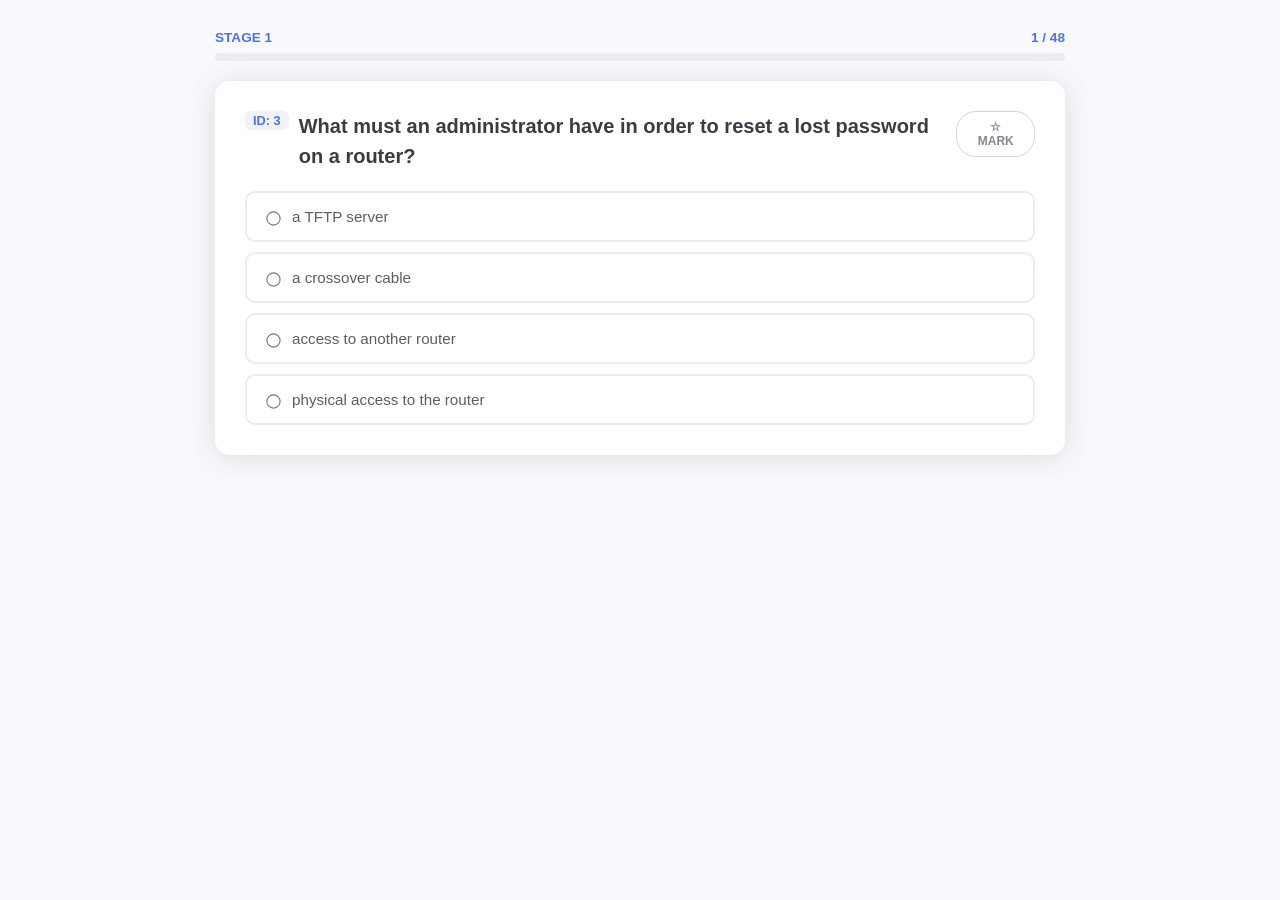
<file: modules1-4.html>
<!DOCTYPE html>
<html lang="en">
<head>
    <meta charset="UTF-8">
    <meta name="viewport" content="width=device-width, initial-scale=1.0, maximum-scale=1.0, user-scalable=no">
    <title>CCNA1 ITN Modules 8-10 Practice Quiz</title>
    <style>
        :root {
            --primary: #4e73df;
            --secondary: #858796;
            --success: #1cc88a;
            --danger: #e74a3b;
            --warning: #f6c23e;
            --bg: #f8f9fc;
            --white: #ffffff;
            --card-shadow: 0 0.15rem 1.75rem 0 rgba(58, 59, 69, 0.15);
        }

        body {
            font-family: "Nunito", -apple-system, BlinkMacSystemFont, "Segoe UI", Roboto, "Helvetica Neue", Arial, sans-serif;
            background-color: var(--bg);
            margin: 0;
            padding: 10px;
            color: #5a5c69;
            box-sizing: border-box;
            -webkit-font-smoothing: antialiased;
        }

        .container {
            width: 100%;
            max-width: 850px;
            margin: auto;
            box-sizing: border-box;
        }

        /* Progress Area */
        .header-status {
            display: flex;
            justify-content: space-between;
            align-items: center;
            margin-bottom: 8px;
            font-weight: 800;
            color: var(--primary);
            text-transform: uppercase;
            font-size: 0.85rem;
        }

        .progress {
            height: 8px;
            background: #eaecf4;
            border-radius: 10px;
            overflow: hidden;
            margin-bottom: 20px;
        }

        .progress-bar {
            height: 100%;
            background: var(--primary);
            transition: width 0.4s ease;
        }

        /* Card System */
        .card {
            background: var(--white);
            border-radius: 15px;
            box-shadow: var(--card-shadow);
            padding: 20px;
            margin-bottom: 20px;
            position: relative;
            overflow: hidden;
        }

        /* Question Layout */
        .q-header {
            display: flex;
            flex-direction: column; 
            gap: 12px;
            margin-bottom: 20px;
        }

        .q-text-wrapper {
            display: flex;
            align-items: flex-start;
            gap: 10px;
            width: 100%;
        }

        .q-text {
            font-size: 1.1rem;
            font-weight: 700;
            line-height: 1.5;
            color: #3a3b45;
            flex: 1;
            overflow-wrap: anywhere;
            word-break: break-word;
        }

        .q-id-badge {
            background: #f0f2f7;
            padding: 2px 8px;
            border-radius: 6px;
            font-size: 0.8rem;
            color: var(--primary);
            font-weight: 800;
            white-space: nowrap;
        }

        .bookmark-btn {
            background: var(--white);
            border: 1.5px solid #d1d3e2;
            padding: 8px 16px;
            border-radius: 20px;
            font-size: 0.75rem;
            font-weight: 800;
            cursor: pointer;
            transition: all 0.2s;
            color: var(--secondary);
            display: inline-flex;
            align-items: center;
            gap: 5px;
            width: fit-content;
            align-self: flex-start;
        }

        .bookmark-btn.active {
            background: #fffbe6;
            border-color: var(--warning);
            color: #856404;
            box-shadow: 0 2px 4px rgba(0,0,0,0.05);
        }

        /* Options */
        .options {
            display: flex;
            flex-direction: column;
            gap: 10px;
        }

        .option {
            padding: 15px;
            border: 2px solid #eaecf4;
            border-radius: 10px;
            cursor: pointer;
            transition: all 0.2s;
            display: flex;
            align-items: center;
            font-size: 0.95rem;
            overflow-wrap: anywhere;
            word-break: break-word;
        }

        .option:hover { border-color: var(--primary); background-color: #f8f9fc; }
        .option.selected { border-color: var(--primary); background-color: #f0f4ff; }
        .option.correct { border-color: var(--success) !important; background-color: #d1fae5 !important; color: #065f46; font-weight: 700; }
        .option.wrong { border-color: var(--danger) !important; background-color: #fee2e2 !important; color: #991b1b; }

        input[type="radio"], input[type="checkbox"] { 
            margin-right: 12px; 
            transform: scale(1.1); 
            flex-shrink: 0;
        }

        .feedback {
            margin-top: 20px;
            padding: 15px;
            border-radius: 10px;
            display: none;
            border-left: 5px solid;
            animation: slideIn 0.4s ease;
        }

        @keyframes slideIn { from { opacity: 0; transform: translateY(10px); } to { opacity: 1; transform: translateY(0); } }

        .feedback.correct { background: #f0fdf4; color: #166534; border-left-color: var(--success); }
        .feedback.wrong { background: #fef2f2; color: #991b1b; border-left-color: var(--danger); }

        .explanation {
            font-size: 0.9rem;
            margin-top: 12px;
            color: #4b5563;
            line-height: 1.6;
            padding-top: 10px;
            border-top: 1px dashed rgba(0,0,0,0.1);
        }

        .controls { text-align: center; margin-top: 25px; }

        .btn-primary {
            background: var(--primary);
            color: white;
            border: none;
            padding: 14px 40px;
            border-radius: 12px;
            font-size: 1.05rem;
            font-weight: 800;
            cursor: pointer;
            box-shadow: 0 4px 12px rgba(78, 115, 223, 0.25);
            transition: all 0.2s;
            text-transform: uppercase;
            width: 100%;
            max-width: 320px;
        }

        .btn-primary:active { transform: scale(0.98); opacity: 0.9; }

        /* Titles */
        .big-title {
            font-size: 2.2rem;
            font-weight: 900;
            color: #2c3e50;
            text-transform: uppercase;
            letter-spacing: -1px;
            margin-bottom: 15px;
            text-align: center;
            line-height: 1.2;
        }
        
        .score-circle { font-size: 5.5rem; font-weight: 900; color: var(--primary); line-height: 1; margin: 15px 0; text-align: center; }
        .score-total { font-size: 1.8rem; color: var(--secondary); opacity: 0.7; }

        /* Switch Tabs */
        .switch-tabs {
            display: flex;
            background: #eaecf4;
            border-radius: 15px;
            padding: 5px;
            margin: 25px auto;
            width: 100%;
            max-width: 550px;
            box-sizing: border-box;
        }

        .tab {
            flex: 1;
            padding: 12px 5px;
            cursor: pointer;
            border-radius: 10px;
            font-weight: 800;
            display: flex;
            align-items: center;
            justify-content: center;
            gap: 5px;
            color: #858796;
            font-size: 0.85rem;
        }

        .tab.active { background: white; color: var(--primary); box-shadow: 0 4px 8px rgba(0,0,0,0.1); }
        .badge { background: var(--danger); color: white; border-radius: 20px; padding: 2px 8px; font-size: 0.7rem; }
        .badge-warn { background: var(--warning); color: #000; }

        .review-list { text-align: left; margin-top: 20px; }
        .review-item {
            background: white;
            padding: 15px;
            border-radius: 12px;
            margin-bottom: 12px;
            border-left: 6px solid #d1d3e2;
            box-shadow: 0 2px 5px rgba(0,0,0,0.03);
        }

        @media (min-width: 600px) {
            body { padding: 30px 20px; }
            .card { padding: 30px; }
            .q-header { flex-direction: row; align-items: center; }
            .q-text { font-size: 1.25rem; }
            .big-title { font-size: 2.8rem; }
            .tab { font-size: 0.95rem; }
        }
    </style>
</head>
<body>

<div class="container" id="quiz-view">
    <div style="text-align: center; padding: 100px; font-weight: bold; color: var(--primary);">INITIALIZING CCNA QUIZ ENGINE...</div>
</div>

<script>
    const questionsData = [
        { id: 1, q: "Which tasks can be accomplished by using the command history feature? (Choose two.)", options: ["View a list of commands entered in a previous session.", "Recall up to 15 command lines by default.", "Set the command history buffer size.", "Recall previously entered commands.", "Save command lines in a log file for future reference."], answer: ["Set the command history buffer size.", "Recall previously entered commands."], exp: "The history command allows you to view and reuse previously entered commands stored in the buffer. It is also used to manage the size of the buffer.", multi: true },
        { id: 2, q: "What is the first action in the boot sequence when a switch is powered on?", options: ["load the default Cisco IOS software", "load boot loader software", "low-level CPU initialization", "load a power-on self-test program"], answer: ["load a power-on self-test program"], exp: "The first action to take place when a switch is powered on is the POST or power-on self-test. POST performs tests on the CPU, memory, and flash in preparation for loading the boot loader.", multi: false },
        { id: 3, q: "What must an administrator have in order to reset a lost password on a router?", options: ["a TFTP server", "a crossover cable", "access to another router", "physical access to the router"], answer: ["physical access to the router"], exp: "Console access to the device through a terminal or terminal emulator software on a PC is required for password recovery.", multi: false },
        { id: 4, q: "When configuring a switch for SSH access, what other command that is associated with the login local command is required to be entered on the switch?", options: ["enable secret password", "password password", "username username secret secret", "login block-for seconds attempts number within seconds"], answer: ["username username secret secret"], exp: "The login local command designates that the local username database is used to authenticate interfaces such as console or vty.", multi: false },
        { id: 5, q: "Which command displays information about the auto-MDIX setting for a specific interface?", options: ["show interfaces", "show controllers", "show processes", "show running-config"], answer: ["show controllers"], exp: "To examine the auto-MDIX setting for a specific interface, the show controllers ethernet-controller command with the phy keyword should be used.", multi: false },
        { id: 6, q: "If one end of an Ethernet connection is configured for full duplex and the other end is configured for half duplex, where would late collisions be observed?", options: ["on both ends of the connection", "on the full-duplex end of the connection", "only on serial interfaces", "on the half-duplex end of the connection"], answer: ["on the half-duplex end of the connection"], exp: "When a connection has two different duplex configurations, the half-duplex end will experience late collisions.", multi: false },
        { id: 7, q: "Which command is used to set the BOOT environment variable that defines where to find the IOS image file on a switch?", options: ["config-register", "boot system", "boot loader", "confreg"], answer: ["boot system"], exp: "The boot system command is used to set the BOOT environment variable.", multi: false },
        { id: 8, q: "What does a switch use to locate and load the IOS image?", options: ["BOOT environment variable", "IOS image file", "POST", "startup-config", "NVRAM"], answer: ["BOOT environment variable"], exp: "The BOOT environment variable contains the information about where to find the IOS image file.", multi: false },
        { id: 9, q: "Which protocol adds security to remote connections?", options: ["FTP", "HTTP", "NetBEUI", "POP", "SSH"], answer: ["SSH"], exp: "SSH allows a technician to securely connect to a remote network device for monitoring and troubleshooting.", multi: false },
        { id: 10, q: "What is a characteristic of an IPv4 loopback interface on a Cisco IOS router?", options: ["The no shutdown command is required to place this interface in an UP state.", "It is a logical interface internal to the router.", "Only one loopback interface can be enabled on a router.", "It is assigned to a physical port and can be connected to other devices."], answer: ["It is a logical interface internal to the router."], exp: "The loopback interface is a logical interface internal to the router and is automatically placed in an UP state, as long as the router is functioning.", multi: false },
        { id: 11, q: "What is the minimum Ethernet frame size that will not be discarded by the receiver as a runt frame?", options: ["64 bytes", "512 bytes", "1024 bytes", "1500 bytes"], answer: ["64 bytes"], exp: "The minimum Ethernet frame size is 64 bytes. Frames smaller than 64 bytes are considered collision fragments or runt frames and are discarded.", multi: false },
        { id: 12, q: "After which step of the switch bootup sequence is the boot loader executed?", options: ["after CPU initialization", "after IOS localization", "after flash file system initialization", "after POST execution"], answer: ["after POST execution"], exp: "The correct sequence: POST execution, then the switch loads the boot loader software.", multi: false },
        { id: 13, q: "Which impact does adding a Layer 2 switch have on a network?", options: ["an increase in the number of dropped frames", "an increase in the size of the broadcast domain", "an increase in the number of network collisions", "an increase in the size of the collision domain"], answer: ["an increase in the size of the broadcast domain"], exp: "Adding a Layer 2 switch to a network increases the number of collision domains and increases the size of the broadcast domain.", multi: false },
        { id: 14, q: "Which characteristic describes cut-through switching?", options: ["Error-free fragments are forwarded, so switching occurs with lower latency.", "Frames are forwarded without any error checking.", "Only outgoing frames are checked for errors.", "Buffering is used to support different Ethernet speeds."], answer: ["Frames are forwarded without any error checking."], exp: "Cut-through switching reduces latency by forwarding frames as soon as the destination MAC address is read. It does not perform error checking.", multi: false },
        { id: 15, q: "What is the significant difference between a hub and a Layer 2 LAN switch?", options: ["A hub extends a collision domain, and a switch divides collision domains.", "A hub divides collision domains, and a switch divides broadcast domains.", "Each port of a hub is a collision domain, and each port of a switch is a broadcast domain.", "A hub forwards frames, and a switch forwards only packets."], answer: ["A hub extends a collision domain, and a switch divides collision domains."], exp: "Hubs extend collision domains; switches divide them, creating separate collision domains per port.", multi: false },
        { id: 16, q: "Which statement is correct about Ethernet switch frame forwarding decisions?", options: ["Frame forwarding decisions are based on MAC address and port mappings in the CAM table.", "Cut-through frame forwarding ensures that invalid frames are always dropped.", "Only frames with a broadcast destination address are forwarded out all active switch ports.", "Unicast frames are always forwarded regardless of the destination MAC address."], answer: ["Frame forwarding decisions are based on MAC address and port mappings in the CAM table."], exp: "Switches use the CAM (Content Addressable Memory) table to map MAC addresses to specific ports.", multi: false },
        { id: 17, q: "How do switch buffers affect network performance?", options: ["They provide error checking on the data received.", "They store frames received, thus preventing premature frame discarding when network congestion occurs.", "They provide extra memory for a particular port if autonegotiation fails.", "They hold data temporarily when a collision occurs until normal data transmission resumes."], answer: ["They store frames received, thus preventing premature frame discarding when network congestion occurs."], exp: "Buffers allow data waiting to be transmitted to be stored so the data will not be dropped.", multi: false },
        { id: 18, q: "Which switch characteristic helps keep traffic local and alleviates network congestion?", options: ["high port density", "fast port speed", "large frame buffers", "fast internal switching"], answer: ["high port density"], exp: "High port density keeps some of the traffic locally on the switch, removing the need to send it between switches.", multi: false },
        { id: 19, q: "Which switch component reduces the amount of packet handling time inside the switch?", options: ["ASIC", "dual processors", "large buffer size", "store-and-forward RAM"], answer: ["ASIC"], exp: "ASICs speed up switch operations so that the switch can have an increased number of ports without degrading performance.", multi: false },
        { id: 21, q: "What information is added to the switch table from incoming frames?", options: ["source MAC address and incoming port number", "destination MAC address and incoming port number", "source IP address and incoming port number", "destination IP address and incoming port number"], answer: ["source MAC address and incoming port number"], exp: "A switch learns the source MAC address and associated port as a frame comes into the switch.", multi: false },
        { id: 22, q: "Which switching method ensures that the incoming frame is error-free before forwarding?", options: ["cut-through", "FCS", "fragment free", "store-and-forward"], answer: ["store-and-forward"], exp: "The store-and-forward method performs error checking on the frame using the FCS value before sending.", multi: false },
        { id: 24, q: "Under which two occasions should an administrator disable DTP while managing a local area network? (Choose two.)", options: ["when connecting a Cisco switch to a non-Cisco switch", "when a neighbor switch uses a DTP mode of dynamic auto", "when a neighbor switch uses a DTP mode of dynamic desirable", "on links that should not be trunking", "on links that should dynamically attempt trunking"], answer: ["when connecting a Cisco switch to a non-Cisco switch", "on links that should not be trunking"], exp: "Cisco best practice recommends disabling DTP on links where trunking is not intended and when connecting to non-Cisco switches.", multi: true },
        { id: 25, q: "Which two characteristics describe the native VLAN? (Choose two.)", options: ["Designed to carry traffic that is generated by users, this type of VLAN is also known as the default VLAN.", "The native VLAN traffic will be untagged across the trunk link.", "This VLAN is necessary for remote management of a switch.", "High priority traffic, such as voice traffic, uses the native VLAN.", "The native VLAN provides a common identifier to both ends of a trunk."], answer: ["The native VLAN traffic will be untagged across the trunk link.", "The native VLAN provides a common identifier to both ends of a trunk."], exp: "The native VLAN traffic travels untagged across trunks and provides a common identifier to both ends.", multi: true },
        { id: 26, q: "On a switch that is configured with multiple VLANs, which command will remove only VLAN 100 from the switch?", options: ["Switch# delete flash:vlan.dat", "Switch(config-if)# no switchport access vlan 100", "Switch(config-if)# no switchport trunk allowed vlan 100", "Switch(config)# no vlan 100"], answer: ["Switch(config)# no vlan 100"], exp: "To delete a single VLAN, such as VLAN 100, the 'no vlan 100' global configuration command is used.", multi: false },
        { id: 28, q: "A network contains multiple VLANs spanning multiple switches. What happens when a device in VLAN 20 sends a broadcast Ethernet frame?", options: ["All devices in all VLANs see the frame.", "Devices in VLAN 20 and the management VLAN see the frame.", "Only devices in VLAN 20 see the frame.", "Only devices that are connected to the local switch see the frame."], answer: ["Only devices in VLAN 20 see the frame."], exp: "Ethernet frames sent by a device on a specific VLAN can only be seen by other devices in the same VLAN.", multi: false },
        { id: 34, q: "Port Fa0/11 on a switch is assigned to VLAN 30. If the command 'no switchport access vlan 30' is entered on the interface, what will happen?", options: ["Port Fa0/11 will be shutdown.", "An error message would be displayed.", "Port Fa0/11 will be returned to VLAN 1.", "VLAN 30 will be deleted."], answer: ["Port Fa0/11 will be returned to VLAN 1."], exp: "When the access VLAN command is removed, the port is returned to the default VLAN 1.", multi: false },
        { id: 35, q: "Which command displays the encapsulation type, the voice VLAN ID, and the access mode VLAN for the Fa0/1 interface?", options: ["show vlan brief", "show interfaces Fa0/1 switchport", "show mac address-table interface Fa0/1", "show interfaces trunk"], answer: ["show interfaces Fa0/1 switchport"], exp: "The 'show interfaces switchport' command displays switchport status, administrative/operational modes, and VLAN IDs.", multi: false },
        { id: 37, q: "Which four steps are needed to configure a voice VLAN on a switch port? (Choose four).", options: ["Configure the interface as an IEEE 802.1Q trunk.", "Assign the voice VLAN to the switch port.", "Activate spanning-tree PortFast on the interface.", "Ensure that voice traffic is trusted and tagged with a CoS priority value.", "Add a voice VLAN.", "Configure the switch port interface with subinterfaces.", "Assign a data VLAN to the switch port.", "Configure the switch port in access mode."], answer: ["Assign the voice VLAN to the switch port.", "Ensure that voice traffic is trusted and tagged with a CoS priority value.", "Add a voice VLAN.", "Configure the switch port in access mode."], exp: "Standard voice VLAN configuration involves defining the VLAN, setting access mode, trusting CoS, and assigning the voice VLAN ID.", multi: true },
        { id: 41, q: "A high school uses VLAN15 and VLAN30. What is required to enable communication between these two VLANs while using the router-on-a-stick approach?", options: ["A multilayer switch is needed.", "A router with at least two LAN interfaces is needed.", "Two groups of switches are needed.", "A switch with a port that is configured as a trunk is needed when connecting to the router."], answer: ["A switch with a port that is configured as a trunk is needed when connecting to the router."], exp: "With router-on-a-stick, inter-VLAN routing is performed by a router connected via a single trunk link.", multi: false },
        { id: 42, q: "What are two disadvantages of using router-on-a-stick inter-VLAN routing rather than multilayer switch? (Choose two.)", options: ["Multiple SVIs are needed.", "A dedicated router is required.", "Router-on-a-stick requires subinterfaces on same subnets.", "Router-on-a-stick requires multiple physical interfaces.", "Multiple subinterfaces may impact the traffic flow speed."], answer: ["A dedicated router is required.", "Multiple subinterfaces may impact the traffic flow speed."], exp: "Router-on-a-stick requires a separate physical router and traffic throughput can be limited by the single physical link.", multi: true },
        { id: 48, q: "What is a characteristic of a routed port on a Layer 3 switch?", options: ["It supports trunking.", "It is not assigned to a VLAN.", "It is commonly used as a WAN link.", "It cannot have an IP address assigned to it."], answer: ["It is not assigned to a VLAN."], exp: "A routed port on a Layer 3 switch acts like a router interface and is not assigned to a VLAN or trunk.", multi: false },
        { id: 50, q: "What is the effect of issuing the 'BranchSw(config-if)# mdix auto' command?", options: ["It automatically adjusts the port to use either straight-through or crossover cables.", "It applies an IPv4 address to the virtual interface.", "It applies an IPv6 address to the virtual interface.", "It updates the MAC address table."], answer: ["It automatically adjusts the port to use either straight-through or crossover cables."], exp: "Auto-MDIX detects the required cable type and configures the port accordingly.", multi: false },
        { id: 51, q: "What is the effect of issuing the 'ip address 172.18.33.88 255.255.255.0' command?", options: ["It applies an IPv4 address to the virtual interface.", "It applies an IPv6 address to the virtual interface.", "It activates a virtual or physical switch interface.", "It updates the MAC address table."], answer: ["It applies an IPv4 address to the virtual interface."], exp: "This command assigns an IPv4 address to a management virtual interface (SVI).", multi: false },
        { id: 52, q: "What is the effect of issuing the 'configure terminal' command?", options: ["It enters the global configuration mode.", "It enters configuration mode for a SVI.", "It applies an IPv4 address.", "It updates the MAC address table."], answer: ["It enters the global configuration mode."], exp: "This command moves the switch into global configuration mode.", multi: false },
        { id: 54, q: "What is the effect of issuing the 'shutdown' command on an interface?", options: ["It disables a virtual or physical switch interface.", "It saves the configuration.", "It activates a virtual or physical switch interface.", "It updates the MAC address table."], answer: ["It disables a virtual or physical switch interface."], exp: "The shutdown command administratively disables an interface.", multi: false },
        { id: 56, q: "What is the effect of issuing the 'ipv6 address 2001:db8:a2b4:88::1/64' command?", options: ["It applies an IPv6 address to the virtual interface.", "It activates a switch interface.", "It applies an IPv4 address.", "It updates the MAC address table."], answer: ["It applies an IPv6 address to the virtual interface."], exp: "This command assigns a specific IPv6 address to the interface.", multi: false },
        { id: 58, q: "What is the effect of issuing the 'enable' command?", options: ["It enters privileged mode.", "It enters global configuration mode.", "It enters SVI configuration.", "It permits an IPv6 address."], answer: ["It enters privileged mode."], exp: "The enable command moves the session from user EXEC mode to privileged EXEC mode.", multi: false },
        { id: 59, q: "What is the effect of issuing the 'duplex full' command?", options: ["It allows data to flow in both directions at the same time.", "It allows data to flow in only one direction at a time.", "It automatically adjusts cable type.", "It encrypts user-mode passwords."], answer: ["It allows data to flow in both directions at the same time."], exp: "Full-duplex allows simultaneous bidirectional communication.", multi: false },
        { id: 60, q: "What type of VLAN should not carry voice and network management traffic?", options: ["data VLAN", "voice VLAN", "management VLAN", "security VLAN"], answer: ["data VLAN"], exp: "Data VLANs are used to separate user traffic from management and voice traffic.", multi: false },
        { id: 62, q: "What type of VLAN is designed to reserve bandwidth to ensure IP Phone quality?", options: ["voice VLAN", "trunk VLAN", "security VLAN", "management VLAN"], answer: ["voice VLAN"], exp: "Voice VLANs are used to prioritize voice traffic (QoS).", multi: false },
        { id: 63, q: "What type of VLAN is initially the management VLAN?", options: ["default VLAN", "native VLAN", "data VLAN", "management VLAN"], answer: ["default VLAN"], exp: "VLAN 1 is the default management VLAN out of the box.", multi: false },
        { id: 64, q: "What type of VLAN is designed to have a delay of less than 150 ms?", options: ["voice VLAN", "desirable VLAN", "trunk VLAN", "security VLAN"], answer: ["voice VLAN"], exp: "Voice traffic is delay-sensitive and typically requires less than 150ms latency.", multi: false },
        { id: 65, q: "What type of VLAN is used to separate the network into groups of users or devices?", options: ["data VLAN", "management VLAN", "voice VLAN", "native VLAN"], answer: ["data VLAN"], exp: "Data VLANs are used for microsegmenting user groups.", multi: false },
        { id: 66, q: "What type of VLAN is configured specifically for SSH, Telnet, HTTPS, HTTP, and SNMP?", options: ["management VLAN", "security VLAN", "trunk VLAN", "voice VLAN"], answer: ["management VLAN"], exp: "Management VLANs handle administrative protocols.", multi: false },
        { id: 68, q: "What type of VLAN supports untagged traffic?", options: ["native VLAN", "voice VLAN", "security VLAN", "management VLAN"], answer: ["native VLAN"], exp: "The native VLAN receives untagged frames from the trunk link.", multi: false },
        { id: 72, q: "Which solution would help a college alleviate network congestion due to collisions?", options: ["a firewall", "a high port density switch", "a router with two Ethernet ports", "a router with three Ethernet ports"], answer: ["a high port density switch"], exp: "Switches provide microsegmentation, effectively eliminating collisions.", multi: false },
        { id: 73, q: "Which two statements are correct with respect to SVI inter-VLAN routing? (Choose two.)", options: ["Switching packets is faster with SVI.", "There is no need for a connection to a router.", "Virtual interfaces support subinterfaces.", "SVIs can be bundled into EtherChannels.", "SVIs eliminate the need for a default gateway."], answer: ["Switching packets is faster with SVI.", "There is no need for a connection to a router."], exp: "SVI inter-VLAN routing is faster as it happens at hardware speed and doesn't require an external router.", multi: true },
        { id: 79, q: "What type of VLAN is configured specifically for network traffic such as SSH, Telnet, HTTPS, HHTP, and SNMP?", options: ["voice VLAN", "management VLAN", "native VLAN", "security VLAN"], answer: ["management VLAN"], exp: "Traffic like SSH and SNMP is handled by the management VLAN.", multi: false }
    ];

    let state = {
        pool: [],
        currentIndex: 0,
        score: 0,
        bookmarks: new Set(),
        wrongList: [],
        itemsPerPhase: 20,
        isAnswered: false,
        tempSelected: []
    };

    function shuffle(arr) {
        let array = [...arr];
        for (let i = array.length - 1; i > 0; i--) {
            const j = Math.floor(Math.random() * (i + 1));
            [array[i], array[j]] = [array[j], array[i]];
        }
        return array;
    }

    function initQuiz() {
        state.pool = shuffle(questionsData).map(q => ({
            ...q,
            options: shuffle(q.options)
        }));
        state.currentIndex = 0;
        state.score = 0;
        state.bookmarks.clear();
        state.wrongList = [];
        state.isAnswered = false;
        state.tempSelected = [];
        render();
    }

    function render() {
        const view = document.getElementById('quiz-view');
        if (state.currentIndex >= state.pool.length) {
            renderFinal();
            return;
        }

        const q = state.pool[state.currentIndex];
        const progress = (state.currentIndex / state.pool.length) * 100;

        view.innerHTML = `
            <div class="header-status">
                <span>STAGE ${Math.floor(state.currentIndex / state.itemsPerPhase) + 1}</span>
                <span>${state.currentIndex + 1} / ${state.pool.length}</span>
            </div>
            <div class="progress"><div class="progress-bar" style="width: ${progress}%"></div></div>
            
            <div class="card">
                <div class="q-header">
                    <div class="q-text-wrapper">
                        <span class="q-id-badge">ID: ${q.id}</span>
                        <div class="q-text">${q.q} ${q.multi ? '(Multiple Choice)' : ''}</div>
                    </div>
                    <button class="bookmark-btn ${state.bookmarks.has(q.id) ? 'active' : ''}" onclick="toggleBookmark(${q.id})">
                        ${state.bookmarks.has(q.id) ? '★ MARKED' : '☆ MARK'}
                    </button>
                </div>
                <div class="options">
                    ${q.options.map((opt, i) => `
                        <div class="option" onclick="handleSelect('${opt.replace(/'/g, "\\'")}', this)">
                            <input type="${q.multi ? 'checkbox' : 'radio'}" name="ans" value="${opt}" id="o${i}" ${state.tempSelected.includes(opt) ? 'checked' : ''}>
                            <label for="o${i}">${opt}</label>
                        </div>
                    `).join('')}
                </div>
                <div id="feedback" class="feedback"></div>
            </div>
            
            <div class="controls" id="btn-bar">
                ${q.multi ? '<button class="btn-primary" onclick="submitMulti()">SUBMIT ANSWER</button>' : ''}
            </div>
        `;
    }

    window.toggleBookmark = function(id) {
        if (state.bookmarks.has(id)) state.bookmarks.delete(id);
        else state.bookmarks.add(id);
        const btn = document.querySelector('.bookmark-btn');
        if (btn) {
            btn.classList.toggle('active');
            btn.innerHTML = state.bookmarks.has(id) ? '★ MARKED' : '☆ MARK';
        }
    };

    window.handleSelect = function(val, el) {
        if (state.isAnswered) return;
        const q = state.pool[state.currentIndex];

        if (!q.multi) {
            state.tempSelected = [val];
            evaluate();
        } else {
            const idx = state.tempSelected.indexOf(val);
            if (idx > -1) state.tempSelected.splice(idx, 1);
            else state.tempSelected.push(val);
            
            document.querySelectorAll('.option').forEach(o => {
                const checked = state.tempSelected.includes(o.querySelector('input').value);
                o.querySelector('input').checked = checked;
                if(checked) o.classList.add('selected'); else o.classList.remove('selected');
            });
        }
    };

    window.submitMulti = function() {
        if (state.tempSelected.length === 0) return;
        evaluate();
    };

    function evaluate() {
        state.isAnswered = true;
        const q = state.pool[state.currentIndex];
        const feedback = document.getElementById('feedback');
        const correct = state.tempSelected.length === q.answer.length && state.tempSelected.every(v => q.answer.includes(v));

        if (correct) {
            state.score++;
            feedback.className = 'feedback correct';
            feedback.innerHTML = `<strong>CORRECT!</strong>`;
        } else {
            state.wrongList.push(q);
            feedback.className = 'feedback wrong';
            feedback.innerHTML = `<strong>INCORRECT</strong><br>Correct Answer: ${q.answer.join(', ')}`;
        }

        feedback.innerHTML += `<div class="explanation">${q.exp}</div>`;
        feedback.style.display = 'block';

        document.querySelectorAll('.option').forEach(el => {
            const val = el.querySelector('input').value;
            if (q.answer.includes(val)) el.classList.add('correct');
            else if (state.tempSelected.includes(val)) el.classList.add('wrong');
        });

        const bar = document.getElementById('btn-bar');
        if (bar) bar.innerHTML = `<button class="btn-primary" onclick="nextQuestion()">NEXT QUESTION</button>`;
    }

    window.nextQuestion = function() {
        state.currentIndex++;
        state.isAnswered = false;
        state.tempSelected = [];

        if (state.currentIndex > 0 && state.currentIndex % state.itemsPerPhase === 0 && state.currentIndex < state.pool.length) {
            renderBreak();
        } else {
            render();
        }
    };

    function renderBreak() {
        const view = document.getElementById('quiz-view');
        view.innerHTML = `
            <div class="card result-panel">
                <div class="big-title" style="font-size: 1.8rem;">STAGE COMPLETED</div>
                <p style="font-size: 1.1rem; color: #5a5c69; margin-bottom: 25px; text-align: center;">You've finished ${state.currentIndex} questions.</p>
                <div style="text-align: center; margin-bottom: 30px;">
                    <button class="btn-primary" onclick="render()">CONTINUE QUIZ</button>
                </div>
                <div class="switch-tabs">
                    <div class="tab active" onclick="switchReview('wrong', this)">❌ WRONG <span class="badge">${state.wrongList.length}</span></div>
                    <div class="tab" onclick="switchReview('book', this)">★ MARKED <span class="badge badge-warn">${state.bookmarks.size}</span></div>
                </div>
                <div id="review-content" class="review-list"></div>
            </div>
        `;
        switchReview('wrong');
    }

    window.switchReview = function(type, el) {
        if (el) {
            document.querySelectorAll('.tab').forEach(t => t.classList.remove('active'));
            el.classList.add('active');
        }
        const list = document.getElementById('review-content');
        const items = type === 'wrong' ? state.wrongList : state.pool.filter(p => state.bookmarks.has(p.id));
        list.innerHTML = items.map(it => `
            <div class="review-item" style="border-left-color: ${type==='wrong' ? 'var(--danger)' : 'var(--warning)'}">
                <span class="q-id-badge">ID: ${it.id}</span>
                <strong>${it.q}</strong><br>
                <span style="color:var(--success); font-weight:700;">Answer: ${it.answer.join(', ')}</span>
                <div style="font-size:0.85rem; margin-top:5px; color:#777;">${it.exp}</div>
            </div>
        `).join('') || '<p style="text-align:center; padding:20px;">Category is empty.</p>';
    };

    function renderFinal() {
        const view = document.getElementById('quiz-view');
        const acc = Math.round((state.score / state.pool.length) * 100);
        view.innerHTML = `
            <div class="card result-panel">
                <div class="big-title">FINAL RESULTS</div>
                <div class="score-circle">${state.score} <span class="score-total">/ ${state.pool.length}</span></div>
                <p style="font-size:1.5rem; font-weight:800; margin-bottom: 30px; color: #1cc88a; text-align: center;">ACCURACY: ${acc}%</p>
                <div style="text-align: center; margin-bottom: 30px;">
                    <button class="btn-primary" onclick="initQuiz()">RESTART QUIZ</button>
                </div>
                <div class="switch-tabs">
                    <div class="tab active" onclick="switchFinal('wrong', this)">❌ WRONG <span class="badge">${state.wrongList.length}</span></div>
                    <div class="tab" onclick="switchFinal('book', this)">★ MARKED <span class="badge badge-warn">${state.bookmarks.size}</span></div>
                </div>
                <div id="final-review-list" class="review-list"></div>
            </div>
        `;
        switchFinal('wrong');
    }

    window.switchFinal = function(type, el) {
        if (el) {
            document.querySelectorAll('.tab').forEach(t => t.classList.remove('active'));
            el.classList.add('active');
        }
        const list = document.getElementById('final-review-list');
        const items = type === 'wrong' ? state.wrongList : state.pool.filter(p => state.bookmarks.has(p.id));
        list.innerHTML = items.map(it => `
            <div class="review-item" style="border-left-color: ${type==='wrong' ? 'var(--danger)' : 'var(--warning)'}">
                <span class="q-id-badge">ID: ${it.id}</span>
                <strong>${it.q}</strong><br>
                <span style="color:var(--success); font-weight:700;">Correct Answer: ${it.answer.join(', ')}</span>
                <p style="font-size:0.9rem; background:#f8f9fc; padding:15px; border-radius:8px; margin-top:10px;">${it.exp}</p>
            </div>
        `).join('') || '<p style="text-align:center; padding:20px;">List is empty.</p>';
    };

    if (document.readyState === 'loading') {
        document.addEventListener('DOMContentLoaded', initQuiz);
    } else {
        initQuiz();
    }
</script>

</body>
</html>
</file>
<file: theme.css>
/* Shared light/dark theme helpers (no persistence). */

:root {
    /* Default should be light. */
    color-scheme: light;
}

html[data-theme="dark"] {
    color-scheme: dark;

    /*
      These pages contain many hard-coded light colors.
      A page-level filter provides a consistent dark mode
      without refactoring every selector.
    */
    filter: invert(1) hue-rotate(180deg);
}

.theme-toggle-wrap {
    position: relative;
    z-index: 1;

    display: flex;
    justify-content: flex-start;

    padding: 10px 0px 10px;

    /* The wrapper should not block clicks on content beneath. */
    pointer-events: none;
}

.theme-toggle {
    pointer-events: auto;

    display: inline-flex;
    align-items: center;
    justify-content: center;

    padding: 4px 10px;
    border-radius: 30px;

    border: 1.5px solid #d1d3e2;
    background: var(--white, #ffffff);
    color: var(--secondary, #858796);

    font-weight: 800;
    font-size: 0.8rem;
    cursor: pointer;

    -webkit-tap-highlight-color: transparent;
}

.theme-toggle:focus {
    outline: none;
}

.theme-toggle:focus-visible {
    outline: 2px solid var(--primary, #4e73df);
    outline-offset: 2px;
}

@media print {
    .theme-toggle {
        display: none;
    }
}
</file>
